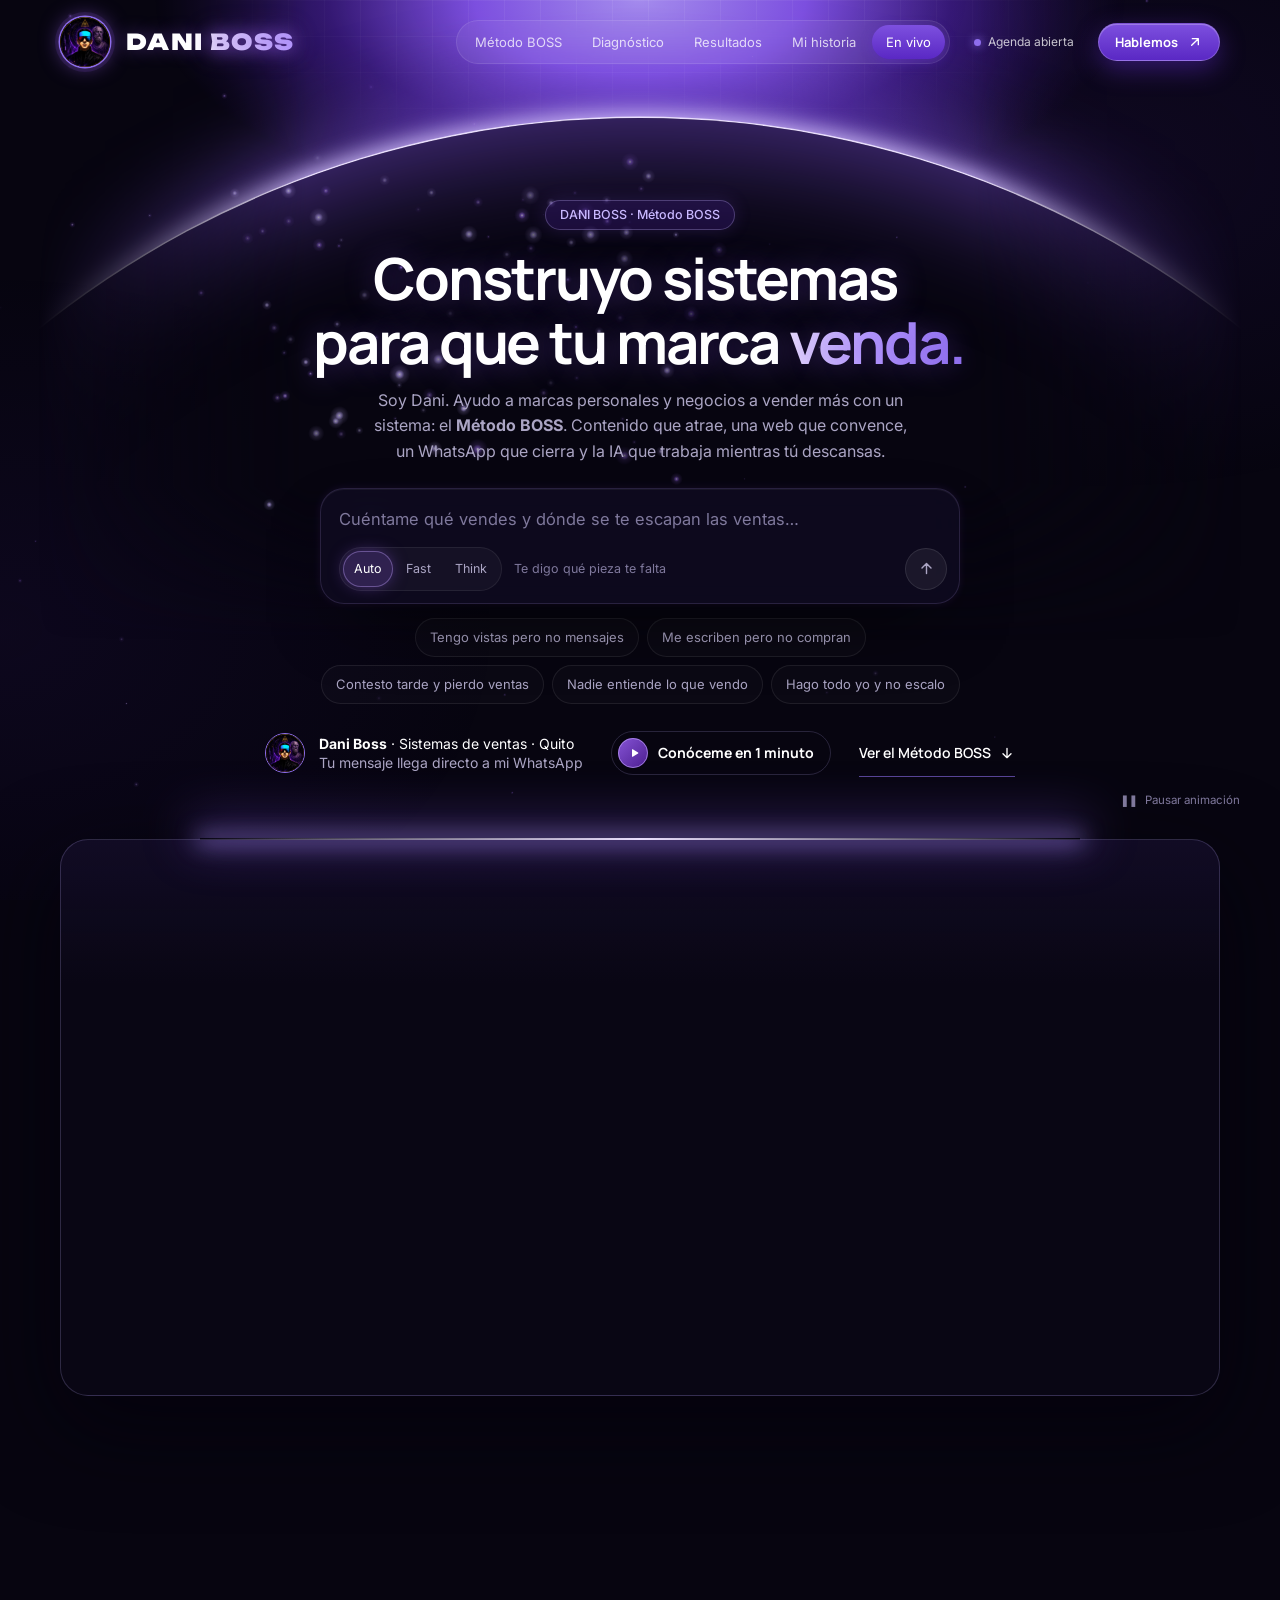
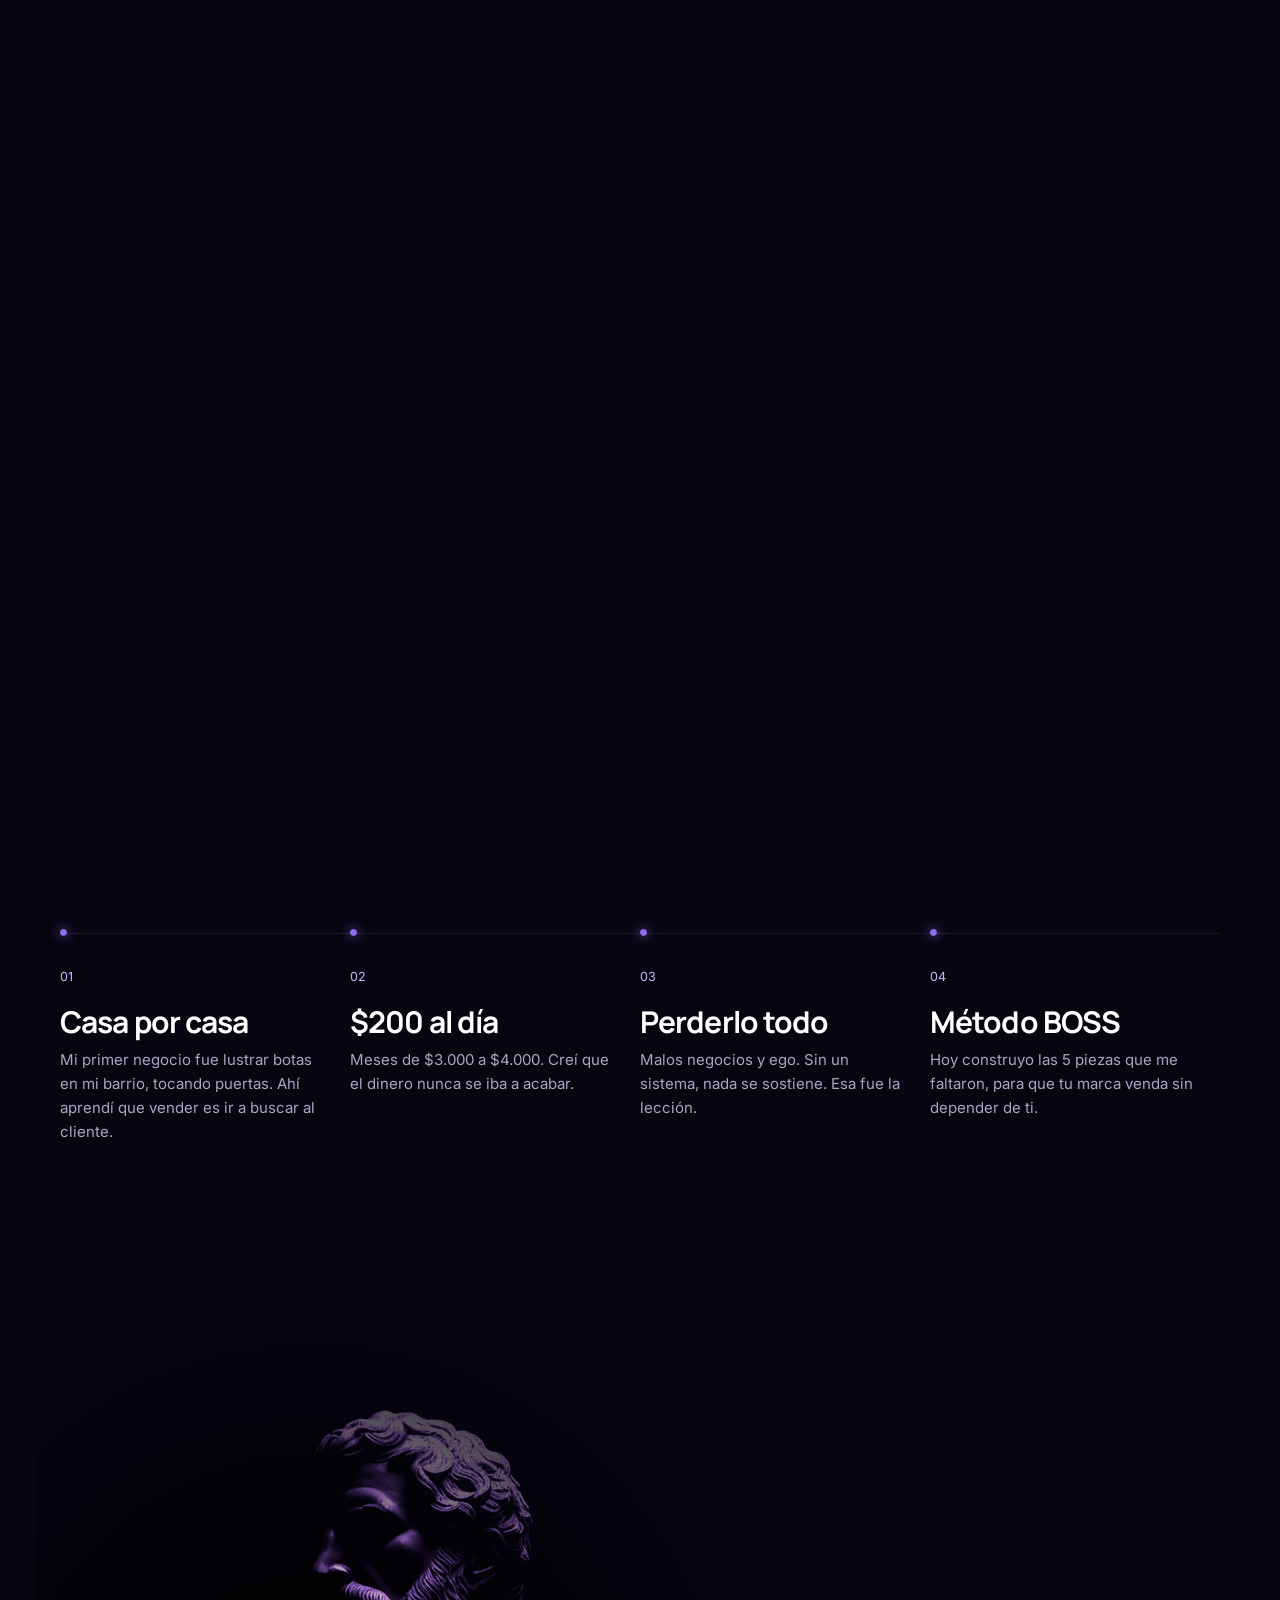
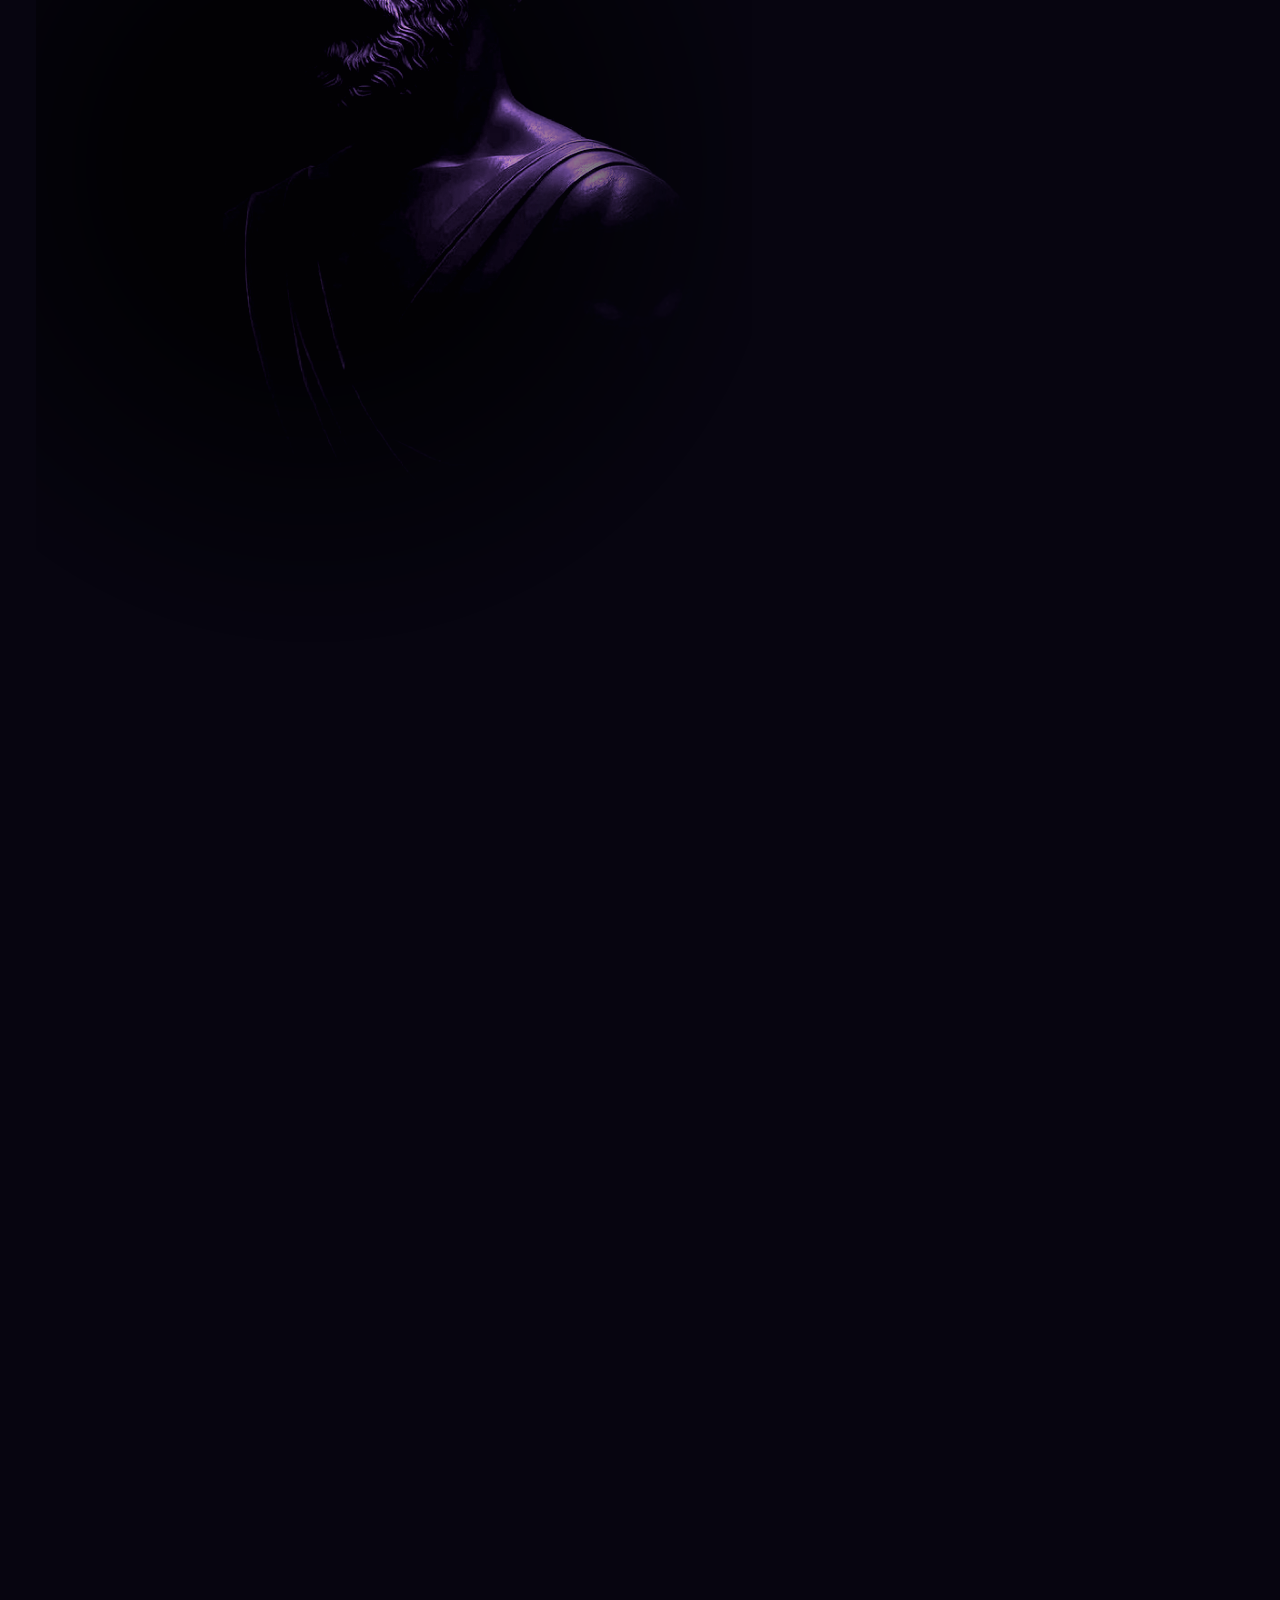
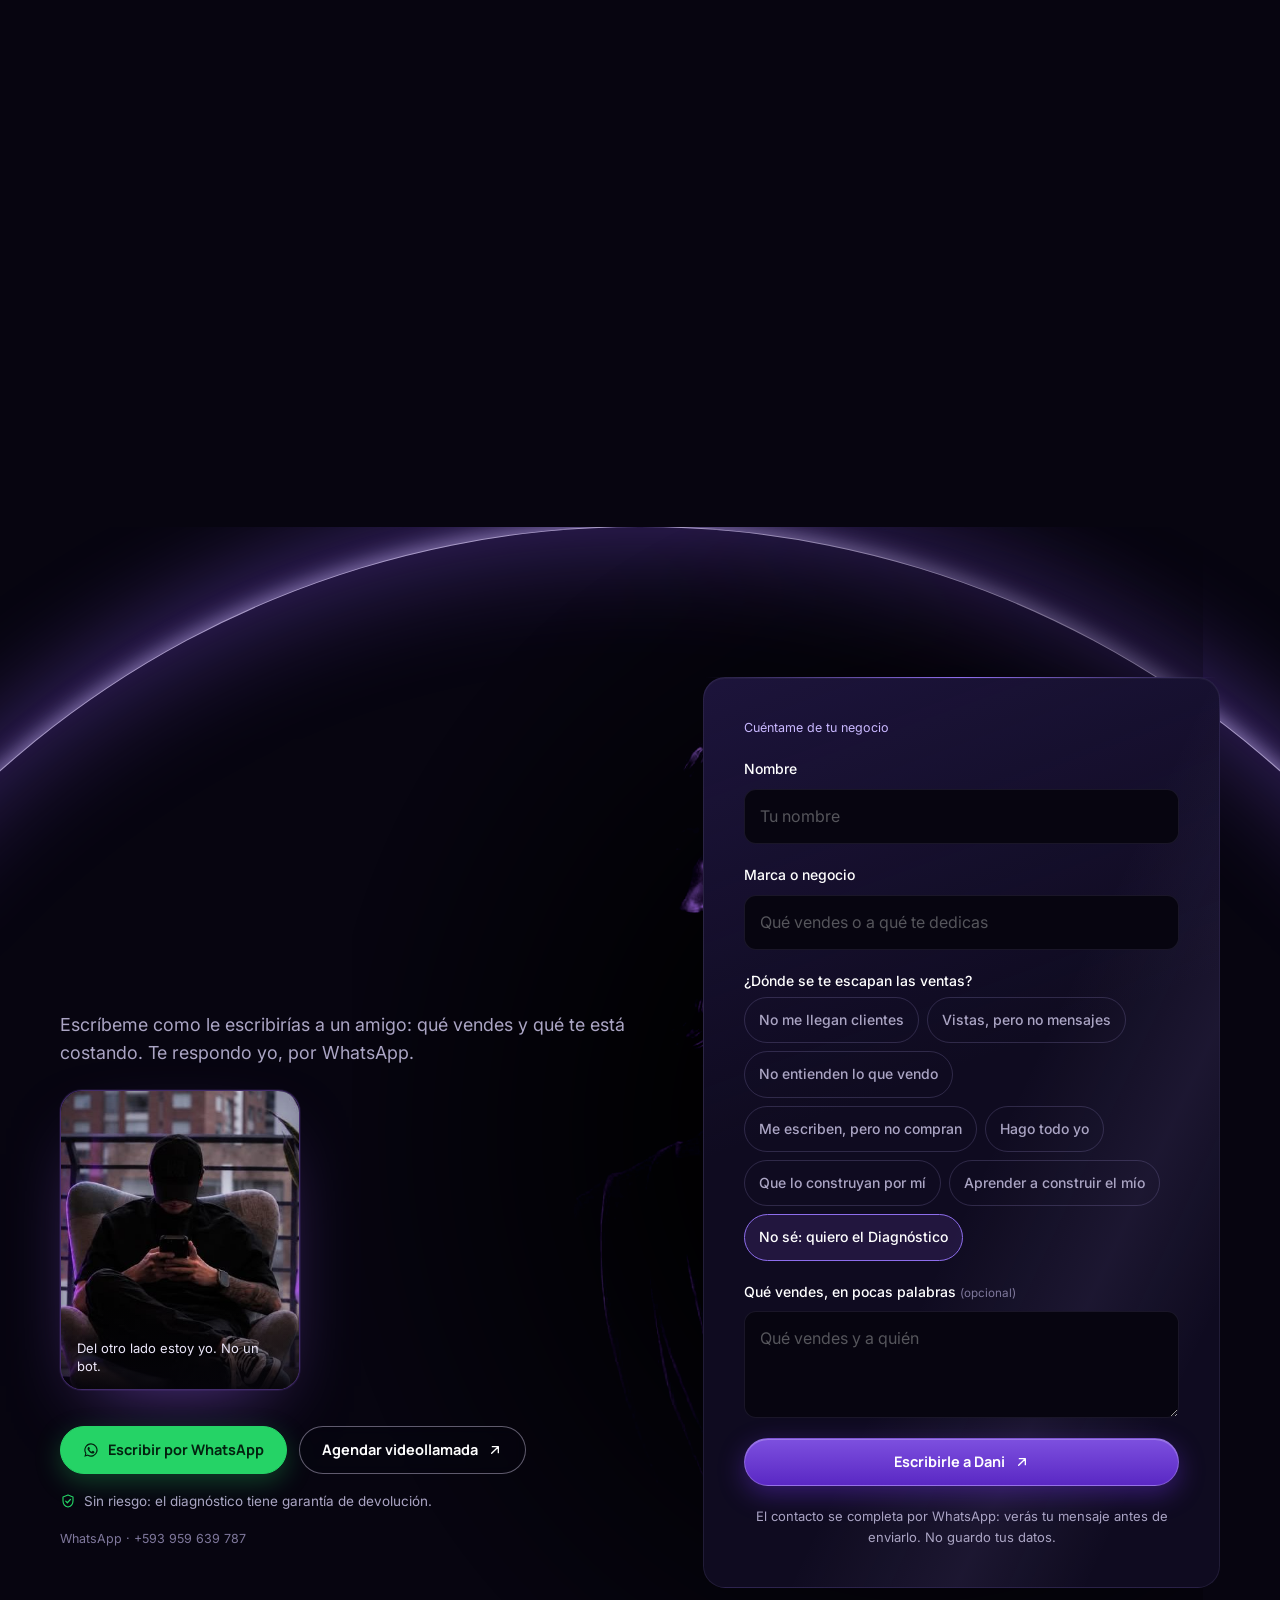
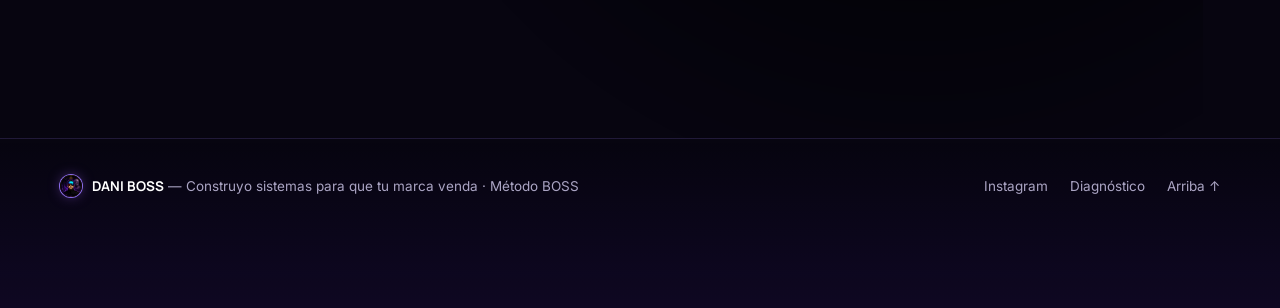
<file: index.html>
<!DOCTYPE html>
<html lang="es">
<head>
<meta charset="UTF-8">
<meta name="viewport" content="width=device-width, initial-scale=1, viewport-fit=cover">
<title>DANI BOSS — Construyo sistemas para que tu marca venda</title>
<meta name="description" content="Ayudo a marcas personales y negocios a vender más con el Método BOSS: contenido que atrae, una web que convence, un WhatsApp que cierra y la IA que lo hace correr sin ti. Diagnóstico 1-1 de $33 con garantía. Ecuador y Latinoamérica.">
<link rel="canonical" href="https://daniiboss.com/">
<meta name="theme-color" content="#070510">
<meta property="og:type" content="website">
<meta property="og:site_name" content="DANI BOSS">
<meta property="og:title" content="DANI BOSS — Construyo sistemas para que tu marca venda">
<meta property="og:description" content="Método BOSS: 5 piezas para que tu marca venda. Diagnóstico 1-1 de $33 o te devuelvo tu dinero.">
<meta property="og:url" content="https://daniiboss.com/">
<meta property="og:image" content="https://daniiboss.com/assets/dani.jpg">
<meta name="twitter:card" content="summary_large_image">
<link rel="icon" type="image/png" href="assets/favicon.png?v=2">
<link rel="apple-touch-icon" href="assets/dani.jpg">
<link rel="preconnect" href="https://fonts.googleapis.com">
<link rel="preconnect" href="https://fonts.gstatic.com" crossorigin>
<link href="https://fonts.googleapis.com/css2?family=Manrope:wght@500..800&family=Unbounded:wght@800;900&family=Inter:wght@400;500;600&family=JetBrains+Mono:wght@400;500&display=swap" rel="stylesheet">
<script>
/* Decide el modo de la intro antes del primer render (sin parpadeo) */
(function(){var d=document.documentElement,m='full';
 try{
  if(matchMedia('(prefers-reduced-motion: reduce)').matches||location.hash||/[?&](utm_campaign|intro=0)/.test(location.search))m='none';
  else if(localStorage.getItem('db-intro-seen'))m='short';
 }catch(e){m='none'}
 d.className+=' js intro-'+m;})();
</script>
<link rel="stylesheet" href="assets/css/site.css">
<link rel="stylesheet" href="assets/css/violet.css">
<script type="application/ld+json">
{"@context":"https://schema.org","@type":"ProfessionalService","name":"DANI BOSS","url":"https://daniiboss.com/","image":"https://daniiboss.com/assets/dani.jpg","description":"Sistemas de ventas para marcas personales y negocios: contenido, web, WhatsApp e IA. Método BOSS.","areaServed":["EC","Latinoamérica"],"founder":{"@type":"Person","name":"Dani Boss","sameAs":["https://instagram.com/thedaniiboss"]},"sameAs":["https://instagram.com/thedaniiboss"]}
</script>
</head>
<body>
<a class="skip" href="#main">Saltar al contenido</a>
<div class="ambient" aria-hidden="true"></div>

<svg width="0" height="0" style="position:absolute" aria-hidden="true">
  <symbol id="i-wa" viewBox="0 0 24 24"><path fill="currentColor" d="M12 2a10 10 0 0 0-8.6 15.1L2 22l5-1.3A10 10 0 1 0 12 2zm0 18.2c-1.5 0-3-.4-4.3-1.2l-.3-.2-3 .8.8-2.9-.2-.3A8.2 8.2 0 1 1 12 20.2zm4.5-6.1c-.2-.1-1.5-.7-1.7-.8-.2-.1-.4-.1-.6.1l-.8 1c-.1.2-.3.2-.5.1a6.7 6.7 0 0 1-3.3-2.9c-.3-.4.3-.4.7-1.4.1-.2 0-.3 0-.4l-.8-1.8c-.2-.5-.4-.4-.6-.4h-.5c-.2 0-.4.1-.7.3-.2.3-.9.9-.9 2.2s.9 2.5 1 2.7c.1.2 1.8 2.8 4.4 3.9 1.6.7 2.3.8 3.1.6.5-.1 1.5-.6 1.7-1.2.2-.6.2-1.1.2-1.2-.1 0-.3-.1-.5-.2z"/></symbol>
  <symbol id="i-arrow" viewBox="0 0 24 24"><path d="M7 17 17 7M8 7h9v9" fill="none" stroke="currentColor" stroke-width="2" stroke-linecap="round" stroke-linejoin="round"/></symbol>
  <symbol id="i-play" viewBox="0 0 24 24"><path fill="currentColor" d="M8 5.5v13a1 1 0 0 0 1.5.86l10.6-6.5a1 1 0 0 0 0-1.72L9.5 4.64A1 1 0 0 0 8 5.5z"/></symbol>
  <symbol id="i-sound" viewBox="0 0 24 24"><path fill="currentColor" d="M4 9.5v5a1 1 0 0 0 1 1h3l4.4 3.6a.6.6 0 0 0 1-.46V5.36a.6.6 0 0 0-1-.46L8 8.5H5a1 1 0 0 0-1 1z"/><path d="M16.5 8.5a5 5 0 0 1 0 7M19 6a8.5 8.5 0 0 1 0 12" fill="none" stroke="currentColor" stroke-width="1.8" stroke-linecap="round"/></symbol>
  <symbol id="i-shield" viewBox="0 0 24 24"><path d="M12 3 4.5 6v5.6c0 4.6 3.1 8.3 7.5 9.4 4.4-1.1 7.5-4.8 7.5-9.4V6L12 3z" fill="none" stroke="currentColor" stroke-width="1.7" stroke-linejoin="round"/><path d="m8.6 12.2 2.4 2.4 4.6-4.8" fill="none" stroke="currentColor" stroke-width="1.9" stroke-linecap="round" stroke-linejoin="round"/></symbol>
  <symbol id="i-target" viewBox="0 0 24 24"><g fill="none" stroke="currentColor" stroke-width="1.8" stroke-linecap="round"><circle cx="12" cy="12" r="8.5"/><circle cx="12" cy="12" r="4"/><path d="M12 12h.01"/></g></symbol>
  <symbol id="i-chat" viewBox="0 0 24 24"><path d="M4 12a8 8 0 0 1 11.7-7.1A8 8 0 0 1 12 20H4.5l1.6-2.9A8 8 0 0 1 4 12zM9 12h.01M12.5 12h.01M16 12h.01" fill="none" stroke="currentColor" stroke-width="1.8" stroke-linecap="round" stroke-linejoin="round"/></symbol>
  <symbol id="i-page" viewBox="0 0 24 24"><g fill="none" stroke="currentColor" stroke-width="1.8" stroke-linecap="round" stroke-linejoin="round"><rect x="3.5" y="4.5" width="17" height="15" rx="2.5"/><path d="M3.5 9.5h17M8 14h8"/></g></symbol>
  <symbol id="i-cart" viewBox="0 0 24 24"><g fill="none" stroke="currentColor" stroke-width="1.8" stroke-linecap="round" stroke-linejoin="round"><path d="M3 4h2.4l2.2 11h10.2l2-8H6.2"/><circle cx="9.5" cy="19.5" r="1.2"/><circle cx="16.5" cy="19.5" r="1.2"/></g></symbol>
  <symbol id="i-grid" viewBox="0 0 24 24"><g fill="none" stroke="currentColor" stroke-width="1.8" stroke-linejoin="round"><rect x="4" y="4" width="7" height="7" rx="1.8"/><rect x="13" y="4" width="7" height="7" rx="1.8"/><rect x="4" y="13" width="7" height="7" rx="1.8"/><rect x="13" y="13" width="7" height="7" rx="1.8"/></g></symbol>
  <symbol id="i-down" viewBox="0 0 24 24"><path d="M12 5v14M6 13l6 6 6-6" fill="none" stroke="currentColor" stroke-width="2" stroke-linecap="round" stroke-linejoin="round"/></symbol>
</svg>

<!-- ============ INTRO ============ -->
<div class="intro" id="intro" role="dialog" aria-label="Introducción DANI BOSS" aria-hidden="false">
  <canvas class="intro-canvas" id="introCanvas" aria-hidden="true"></canvas>
  <div class="intro-core">
    <span class="intro-logo" aria-hidden="true"></span>
    <p class="intro-name" aria-label="DANI BOSS"><span class="w1">DANI</span> <span class="w2">BOSS</span></p>
    <p class="intro-tag">Sistemas que venden.</p>
    <button class="intro-enter" id="introEnter" type="button"><span>Entra en mi universo digital</span><i class="intro-prog"><b></b></i></button>
  </div>
  <div class="intro-meta" aria-hidden="true"><span>EC · 0.18°S 78.47°W</span><span id="introClock">00:00:00</span></div>
  <button class="intro-skip" id="introSkip" type="button">Omitir intro →</button>
</div>

<!-- ============ HEADER ============ -->
<header class="top" id="top">
  <div class="wrap top-in">
    <a class="brand" href="#main" aria-label="DANI BOSS, inicio"><span class="brand-mark" aria-hidden="true"></span><span>DANI <b>BOSS</b></span></a>
    <nav class="nav" aria-label="Principal">
      <a href="#sistema">Método BOSS</a><a href="#diagnostico">Diagnóstico</a><a href="#resultados">Resultados</a><a href="#historia">Mi historia</a><a href="#laboratorio">En vivo</a>
    </nav>
    <span class="avail" aria-label="Agenda abierta"><i class="led"></i>Agenda abierta</span>
    <a class="btn btn-sm" href="#contacto">Hablemos <svg class="ic" aria-hidden="true"><use href="#i-arrow"/></svg></a>
  </div>
</header>

<main id="main">

<!-- ============ HERO · SÓCRATES AI ============ -->
<section class="hero hero-ai" aria-labelledby="hero-t" data-mode="auto">
  <div class="sky" aria-hidden="true"><div class="sky-beam"></div><div class="sky-grid"></div><div class="sky-planet"></div></div>
  <div class="ai-stage" id="aiStage" aria-hidden="true">
    <canvas class="ai-fx" id="fxBack"></canvas>
    <div class="ai-bust" id="aiBust">
      <i class="ai-light"></i><i class="ai-sheen"></i><i class="ai-screen"></i><i class="ai-spill"></i><i class="ai-ring"></i>
    </div>
    <canvas class="ai-fx" id="fxFront"></canvas>
  </div>
  <div class="hero-bg" aria-hidden="true"></div>
  <div class="wrap hero-ai-in">
    <p class="label rv">DANI BOSS · Método BOSS</p>
    <h1 id="hero-t" class="ai-title">
      <span class="sr-only">DANI BOSS: construyo sistemas para que tu marca venda. Te enseño a construir el tuyo.</span>
      <span class="ai-rot" id="aiRot" aria-hidden="true">Construyo sistemas para que tu marca venda.</span>
    </h1>
    <p class="hero-sub ai-sub rv d2">Soy Dani. Ayudo a marcas personales y negocios a vender más con un sistema: el <b>Método BOSS</b>. Contenido que atrae, una web que convence, un WhatsApp que cierra y la IA que trabaja mientras tú descansas.</p>

    <form class="composer rv d3" id="composer" novalidate>
      <label class="sr-only" for="cmpIn">Cuéntame qué vendes y dónde sientes que se te escapan las ventas</label>
      <textarea id="cmpIn" rows="1" maxlength="600" placeholder="Cuéntame qué vendes y dónde se te escapan las ventas…" enterkeyhint="send"></textarea>
      <div class="cps-bar">
        <div class="cps-modes" role="radiogroup" aria-label="Modo de respuesta">
          <button type="button" role="radio" aria-checked="true" data-mode="auto">Auto</button>
          <button type="button" role="radio" aria-checked="false" data-mode="fast">Fast</button>
          <button type="button" role="radio" aria-checked="false" data-mode="think">Think</button>
        </div>
        <span class="cps-hint" id="cmpHint" aria-live="polite">Elijo la mejor ruta para tu negocio</span>
        <button class="cps-send" type="submit" aria-label="Enviar a Dani por WhatsApp"><svg class="ic" aria-hidden="true"><use href="#i-arrow"/></svg></button>
      </div>
    </form>
    <div class="cps-chips rv d3" aria-label="Ideas rápidas">
      <button type="button">Tengo vistas pero no mensajes</button><button type="button">Me escriben pero no compran</button><button type="button">Contesto tarde y pierdo ventas</button><button type="button">Nadie entiende lo que vendo</button><button type="button">Hago todo yo y no escalo</button>
    </div>

    <div class="ai-foot rv d3">
      <div class="hero-sig"><img src="assets/dani.jpg" alt="Dani Boss" width="40" height="40"><p><b>Dani Boss</b> · Sistemas de ventas · Quito<br><span>Tu mensaje llega directo a mi WhatsApp</span></p></div>
      <a class="vd-cue" href="#conoceme" data-vd-play><span class="vd-cue-i"><svg class="ic" aria-hidden="true"><use href="#i-play"/></svg></span>Conóceme en 1 minuto</a>
      <a class="link-btn" href="#sistema">Ver el Método BOSS <svg class="ic" aria-hidden="true"><use href="#i-down"/></svg></a>
    </div>
  </div>
  <button class="ai-pause mono" id="aiPause" type="button" aria-pressed="false">Pausar animación</button>
  <a class="scroll-cue mono" href="#conoceme" aria-label="Bajar a la siguiente sección"><i></i>Scroll</a>
</section>

<!-- ============ CONÓCEME (video) ============ -->
<section class="sec sec-vid" id="conoceme" aria-labelledby="vd-t">
  <div class="wrap">
    <div class="win">
    <div class="sec-head split">
      <div><p class="idx mono rv">Conóceme · 1 minuto</p><h2 id="vd-t" class="h2 rv d1">Antes de escribirme, <br><em>conóceme.</em></h2></div>
      <p class="lead rv d2">En un minuto te cuento quién soy, qué construyo y cómo empezamos. Sin rodeos, con mi voz.</p>
    </div>
    <div class="vd rv d2" id="vd">
      <div class="vd-stage" id="vdStage">
        <div class="vd-frame" id="vdFrame">
          <video id="vdVideo" playsinline preload="none" poster="assets/video/conoceme-poster.jpg" aria-label="Video: Conóceme en 1 minuto, Dani Boss">
            <source src="assets/video/conoceme-720.mp4" type="video/mp4" media="(max-width: 760px)">
            <source src="assets/video/conoceme-1080.mp4" type="video/mp4">
          </video>
          <button class="vd-play" id="vdPlay" type="button" aria-label="Ver el video con sonido (1:22)">
            <span class="vd-btn"><svg class="vd-i-play" aria-hidden="true"><use href="#i-play"/></svg><svg class="vd-i-snd" aria-hidden="true"><use href="#i-sound"/></svg></span>
            <span class="vd-meta"><b id="vdMetaT">Conóceme en 1 minuto</b><span class="mono" id="vdMetaS">1:22 · Con sonido</span></span>
          </button>
          <div class="vd-end" id="vdEnd" hidden>
            <p class="mono mono-hi">¿Te viste en alguno de esos problemas?</p>
            <h3 class="h3">Cuéntamelo y armo tu solución.</h3>
            <div class="vd-end-ctas">
              <button class="btn" type="button" id="vdWrite">Escribir mi problema <svg class="ic" aria-hidden="true"><use href="#i-arrow"/></svg></button>
              <a class="btn btn-wa" data-wa="video" target="_blank" rel="noopener"><svg class="ic" aria-hidden="true"><use href="#i-wa"/></svg>WhatsApp</a>
            </div>
            <button class="vd-replay mono" type="button" id="vdReplay">↺ Ver de nuevo</button>
          </div>
          <button class="vd-close" id="vdClose" type="button" aria-label="Cerrar el mini reproductor" hidden>×</button>
        </div>
      </div>
      <aside class="vd-side" aria-label="Capítulos del video">
        <p class="vd-side-h mono"><span>Capítulos</span><span>1:22</span></p>
        <ol class="vd-ch" id="vdCh">
          <li><button type="button" data-t="0"><span class="mono">0:00</span><b>Te robo un minuto</b><i aria-hidden="true"></i></button></li>
          <li><button type="button" data-t="5.9"><span class="mono">0:05</span><b>Quién soy</b><i aria-hidden="true"></i></button></li>
          <li><button type="button" data-t="14.1"><span class="mono">0:14</span><b>Lo que construyo</b><i aria-hidden="true"></i></button></li>
          <li><button type="button" data-t="50.5"><span class="mono">0:50</span><b>La prueba</b><i aria-hidden="true"></i></button></li>
          <li><button type="button" data-t="60.1"><span class="mono">1:00</span><b>Diagnóstico de $33</b><i aria-hidden="true"></i></button></li>
          <li><button type="button" data-t="70.4"><span class="mono">1:10</span><b>Cómo empezar</b><i aria-hidden="true"></i></button></li>
        </ol>
        <div class="vd-note">
          <img src="assets/dani.jpg" alt="" width="36" height="36">
          <p>Te respondo yo, no un bot. <a href="#hero-t" id="vdToComposer">Cuéntame tu problema →</a></p>
        </div>
      </aside>
    </div>
    </div>
    <div class="trust rv">
      <p>Prueba real</p>
      <div class="trust-list"><a href="#resultados">Clínica: $2K → $80K</a><a href="#resultados">Tatuajes: $20K el primer mes</a><a href="#proyectos">MAGNA 8</a><a href="#proyectos">Alejo Vivar</a><a href="#proyectos">Lucky Point</a><a href="#proyectos">JHEYC</a></div>
    </div>
  </div>
</section>

<!-- ============ PROBLEMA ============ -->
<section class="sec" id="problema" aria-labelledby="pr-t">
  <div class="wrap">
    <div class="sec-head split">
      <div><p class="idx mono rv">El problema</p><h2 id="pr-t" class="h2 rv d1">No te falta talento.<br>Te falta un <em>sistema.</em></h2></div>
      <p class="lead rv d2">Te escriben, pero se te pierden: un chat que contestas tarde, una web que nadie entiende, un seguimiento que vive en tu memoria. Te lo digo porque yo lo viví: lo perdí todo así. Desliza y mira la diferencia.</p>
    </div>

    <div class="cmp rv" id="cmp" data-state="a">
      <div class="cmp-bar">
        <p class="mono cmp-k"><i class="led led-off"></i><span id="cmpLabel">Estado: sin sistema</span></p>
        <div class="switch" role="group" aria-label="Comparar escenarios">
          <button type="button" data-s="a" aria-pressed="true">Sin sistema</button>
          <button type="button" data-s="b" aria-pressed="false">Con sistema</button>
          <i class="switch-k" aria-hidden="true"></i>
        </div>
      </div>
      <ul class="cmp-list" aria-live="polite"><li style="--i:0"><span class="mono">Mensajes</span><b class="va">Sin responder por horas</b><b class="vb">Respondes en segundos, aunque estés dormido</b></li><li style="--i:1"><span class="mono">Seguimiento</span><b class="va">Cuando alguien se acuerda</b><b class="vb">Cada cliente tiene su siguiente paso</b></li><li style="--i:2"><span class="mono">Web</span><b class="va">Se visita, pero no convierte</b><b class="vb">Le dice a la gente qué hacer</b></li><li style="--i:3"><span class="mono">Procesos</span><b class="va">Manuales y repetidos</b><b class="vb">Lo repetitivo lo hace la IA</b></li><li style="--i:4"><span class="mono">Resultados</span><b class="va">Sin visibilidad clara</b><b class="vb">Sabes qué te trae ventas</b></li></ul>
    </div>
    <p class="note mono rv">Te soy honesto: un sistema no hace milagros. Lo que hace es que ningún cliente se te escape por desorden.</p>
  </div>
</section>

<!-- ============ SISTEMA ============ -->
<section class="sec sec-map" id="sistema" aria-labelledby="sm-t">
  <div class="wrap map-grid">
    <div>
      <p class="idx mono rv">Método BOSS</p>
      <h2 id="sm-t" class="h2 rv d1">Cinco piezas.<br>Una marca que <em>vende.</em></h2>
      <p class="lead rv d2">Es el método que me hubiera salvado cuando lo perdí todo. Cinco piezas: cada una tapa un lugar por donde se te escapa el cliente. Juntas, hacen que tu marca venda sin que estés encima todo el día. Toca cada pieza.</p>
      <p class="note mono rv d3">¿No sabes cuál te falta? <a href="#diagnostico">Ese es el Diagnóstico de $33.</a></p>
    </div>
    <div class="sys rv d1" id="sys">
      <div class="sys-head mono"><span>Método BOSS / 5 piezas</span><span class="mono-hi">Toca un nodo</span></div>
      <div class="sys-stage">
        <svg class="sys-lines" viewBox="0 0 400 400" aria-hidden="true">
          <defs><radialGradient id="coreG"><stop offset="0" stop-color="#8654D6" stop-opacity=".55"/><stop offset="1" stop-color="#8654D6" stop-opacity="0"/></radialGradient></defs>
          <circle cx="200" cy="200" r="150" class="orbit"/><circle cx="200" cy="200" r="96" class="orbit o2"/>
          <circle cx="200" cy="200" r="70" fill="url(#coreG)"/>
          <g id="sysLinks"></g>
        </svg>
        <div class="sys-core" aria-hidden="true"><span class="brand-mark lg"></span></div>
        <div id="sysNodes"></div>
      </div>
      <div class="sys-info" aria-live="polite"><span class="mono" id="sysK">01 / ATRAER</span><p id="sysT">Que la gente correcta te descubra: contenido con estrategia y anuncios que traen a quien sí puede comprarte.</p></div>
    </div>
  
  </div>
</section>

<!-- ============ DIAGNÓSTICO $33 ============ -->
<section class="sec sec-dx" id="diagnostico" aria-labelledby="dx-t">
  <div class="wrap">
    <div class="dx">
      <div class="dx-main">
        <p class="idx mono rv">Cómo empezamos</p>
        <h2 id="dx-t" class="h2 rv d1">Diagnóstico de <em>$33.</em><br>Si no te sirve, no pierdes nada.</h2>
        <ol class="dx-list rv d2">
          <li><span class="mono">30 min</span><p>Una llamada conmigo, no con un asistente. Por Meet o WhatsApp.</p></li>
          <li><span class="mono">Reviso</span><p>Tu Instagram, tu WhatsApp, tu web y tus anuncios, como si fueran míos.</p></li>
          <li><span class="mono">48 h</span><p>Te mando tu plan por escrito: qué te está fallando, qué arreglar primero y cuánto cuesta.</p></li>
        </ol>
        <div class="dx-ctas rv d3">
          <a class="btn btn-wa" data-wa="diagnostico" href="#" target="_blank" rel="noopener noreferrer"><svg class="ic" aria-hidden="true"><use href="#i-wa"/></svg>Quiero mi diagnóstico</a>
          <p class="dx-fine"><svg class="ic" aria-hidden="true"><use href="#i-shield"/></svg>Pagas los $33 al agendar. Si no te sirve, te los devuelvo.</p>
        </div>
      </div>
      <div class="dx-side">
        <article class="dx-card dx-card-hi rv d1">
          <span class="dx-seal" aria-hidden="true"><svg><use href="#i-shield"/></svg></span>
          <p class="mono mono-hi">Garantía total</p>
          <h3>Si no te sirvió, te devuelvo los $33.</h3>
          <p>Recibes tu plan escrito y, si sientes que no te ayudé, me escribes en los siguientes 7 días y te devuelvo el dinero ese mismo día. Sin preguntas.</p>
        </article>
        <article class="dx-card rv d2">
          <p class="mono">Abonable</p>
          <h3>Si contratas, se descuenta.</h3>
          <p>Si decides construir tu sistema conmigo en los 7 días siguientes, los $33 se restan del precio.</p>
        </article>
        <article class="dx-card dx-founders rv d3" id="dxFounders" hidden>
          <p class="mono"><i class="led"></i>Cupos fundadores</p>
          <h3>Los primeros <span data-founders-total>5</span> pagan después.</h3>
          <p>Recibes tu plan y pagas los $33 solo si te sirvió. A cambio, me cuentas tu experiencia en un testimonio.</p>
          <div class="dx-dots" id="dxDots" aria-hidden="true"></div>
          <div class="dx-founders-foot">
            <p class="mono" id="dxLeft">Quedan 5 de 5</p>
            <a class="link-btn" data-wa="fundador" href="#" target="_blank" rel="noopener noreferrer">Quiero un cupo <svg class="ic" aria-hidden="true"><use href="#i-arrow"/></svg></a>
          </div>
        </article>
      </div>
    </div>
  </div>
</section>

<!-- ============ RESULTADOS ============ -->
<section class="sec" id="resultados" aria-labelledby="rs-t">
  <div class="wrap">
    <div class="sec-head"><p class="idx mono rv">Resultados</p><h2 id="rs-t" class="h2 rv d1">No te pido que me creas.<br>Te muestro <em>números.</em></h2></div>
    <div class="cases">
      <article class="case rv">
        <p class="mono">Caso 01 · Salud</p><h3>Clínica de cirugías</h3>
        <p class="case-num" aria-label="De 2 mil a 80 mil dólares"><span class="dim" aria-hidden="true">$<span data-count="2">2</span>K</span><span class="arr" aria-hidden="true">→</span><span aria-hidden="true">$<span data-count="80">80</span>K</span></p>
        <dl><dt>Contexto</dt><dd>Inversión en publicidad frente a ventas generadas.</dd><dt>Trabajo</dt><dd>Sistema de captación y seguimiento.</dd><dt>Periodo</dt><dd>90 días</dd></dl>
      </article>
      <article class="case rv d1">
        <p class="mono">Caso 02 · Marca de tatuajes</p><h3>Estudio de tatuajes</h3>
        <p class="case-num" aria-label="20 mil dólares en ventas"><span aria-hidden="true">$<span data-count="20">20</span>K</span></p>
        <dl><dt>Contexto</dt><dd>Ventas en el primer mes de trabajo.</dd><dt>Trabajo</dt><dd>Sistema de captación y seguimiento.</dd><dt>Periodo</dt><dd>Primer mes</dd></dl>
      </article>
    </div>
    <div class="testis" id="testis" hidden></div>
  </div>
</section>

<!-- ============ MI HISTORIA ============ -->
<section class="sec" id="historia" aria-labelledby="hs-t">
  <div class="wrap">
    <div class="me-grid">
      <figure class="me-photo rv"><img src="assets/me/dani-sillon.jpg" alt="Dani Boss sentado en un sillón, vestido de negro, en un departamento de Quito" width="484" height="605" loading="lazy"><figcaption>Quito. Construyendo lo que me faltó.</figcaption></figure>
      <div>
        <p class="idx mono rv">Mi historia</p><h2 id="hs-t" class="h2 rv d1">Lo perdí todo<br>por no tener un <em>sistema.</em></h2>
        <p class="lead rv d2">Me llamo Carlos Daniel, aunque todos me dicen Dani. Crecí en Santo Domingo, en una casa donde nunca faltó comida, pero siempre se habló de deudas. Llegué a ganar $200 al día… y lo perdí todo por malos negocios, ego y cero orden.</p>
        <p class="lead rv d2">No me quedé en modo víctima. Me puse a construir lo que me faltaba: sistemas. Hoy los construyo para marcas personales y negocios, y te enseño a construir el tuyo.</p>
      </div>
    </div>
    <ol class="steps">
      <li class="step on"><span class="step-n mono">01</span><h3>Casa por casa</h3><p>Mi primer negocio fue lustrar botas en mi barrio, tocando puertas. Ahí aprendí que vender es ir a buscar al cliente.</p></li>
      <li class="step on"><span class="step-n mono">02</span><h3>$200 al día</h3><p>Meses de $3.000 a $4.000. Creí que el dinero nunca se iba a acabar.</p></li>
      <li class="step on"><span class="step-n mono">03</span><h3>Perderlo todo</h3><p>Malos negocios y ego. Sin un sistema, nada se sostiene. Esa fue la lección.</p></li>
      <li class="step on"><span class="step-n mono">04</span><h3>Método BOSS</h3><p>Hoy construyo las 5 piezas que me faltaron, para que tu marca venda sin depender de ti.</p></li>
    </ol>
    <p class="note mono rv">¿Por qué Boss? No es mandar. Es enseñar y liderar desde adelante. Y si mañana pierdo todo otra vez, sé exactamente cómo volver a levantarme.</p>
  </div>
</section>

<!-- ============ LABORATORIO ============ -->
<section class="sec lab" id="laboratorio" aria-labelledby="lb-t">
  <div class="bg-soc bg-soc-l" aria-hidden="true"></div>
  <div class="wrap lab-grid">
    <div>
      <p class="idx mono rv">En vivo</p>
      <h2 id="lb-t" class="h2 rv d1">No vendo teoría.<br>Lo construyo <em>en vivo.</em></h2>
      <p class="lead rv d2">Nada de lo que te ofrezco lo aprendí solo en un libro. Pruebo cada pieza en mis propios proyectos, casi siempre de noche, y te lo muestro en pantalla en mi Instagram, en el destacado «En vivo».</p>
      <figure class="me-photo rv d2"><img src="assets/me/dani-noche.jpg" alt="Dani Boss trabajando de noche con su laptop bajo luz morada" width="360" height="450" loading="lazy"><figcaption>Así se ven casi todas mis noches.</figcaption></figure>
      <div class="cycle rv d2" id="cycle" aria-label="Ciclo de trabajo: experimentar, implementar, medir, aprender, optimizar">
        <span data-c="0">Experimentar</span><span data-c="1">Implementar</span><span data-c="2">Medir</span><span data-c="3">Aprender</span><span data-c="4">Optimizar</span>
      </div>
    </div>
    <div class="console rv d1">
      <div class="console-head mono"><span><i class="led"></i>lab.daniboss</span><span>privado</span></div>
      <div class="mods">
        <article class="mod"><p class="mono">Pieza 3 · Convencer</p><h3>Páginas que convencen</h3><p>Páginas con prueba, preguntas resueltas y una sola acción, como la de Alejo Vivar Tours.</p><a class="link-btn mod-go" href="https://alejovivar.com/" target="_blank" rel="noopener noreferrer">Ver Alejo Vivar <svg class="ic" aria-hidden="true"><use href="#i-arrow"/></svg></a></article>
        <article class="mod mod-demo"><p class="mono">Pieza 5 · Automatizar</p><h3>BOSS</h3><p>El sistema que me construí con IA para mis finanzas y mi día, sin programadores. Lo uso todos los días.</p><a class="btn btn-demo" href="/boss/" target="_blank" rel="noopener noreferrer"><span class="btn-demo-dot" aria-hidden="true"></span>Ver demo del sistema <svg class="ic" aria-hidden="true"><use href="#i-arrow"/></svg></a></article>
        <article class="mod"><p class="mono">Pieza 2 · Capturar</p><h3>Respuesta al instante</h3><p>Comenta una palabra clave en mis reels y te llega mi mensaje en segundos. Así funciona la pieza que más ventas recupera.</p><a class="link-btn mod-go" data-ig href="https://instagram.com/thedaniiboss" target="_blank" rel="noopener noreferrer">Pruébalo en Instagram <svg class="ic" aria-hidden="true"><use href="#i-arrow"/></svg></a></article>
        <article class="mod"><p class="mono">Pieza 1 · Atraer</p><h3>Contenido que trae clientes</h3><p>Enseño en Instagram cada pieza del método. Lo que la gente pregunta define lo próximo que construyo.</p><a class="link-btn mod-go" data-ig href="https://instagram.com/thedaniiboss" target="_blank" rel="noopener noreferrer">Ver mi Instagram <svg class="ic" aria-hidden="true"><use href="#i-arrow"/></svg></a></article>
      </div>
    </div>
  </div>
</section>

<!-- ============ PROYECTOS ============ -->
<section class="sec" id="proyectos" aria-labelledby="pj-t">
  <div class="wrap">
    <div class="sec-head split">
      <div><p class="idx mono rv">Proyectos</p><h2 id="pj-t" class="h2 rv d1">Piezas que construí<br>para <em>vender.</em></h2></div>
      <p class="lead rv d2">Páginas reales que diseñé y construí para personas reales. Ábrelas, pruébalas en tu celular y juzga tú.</p>
    </div>
    <div class="works">
      <article class="work rv" data-work="magna8" data-url="https://magna8-landing.vercel.app/">
        <div class="work-img"><img src="assets/work/magna8.jpg" alt="Captura de la landing de la agencia MAGNA 8" width="1200" height="750" loading="lazy"></div>
        <div class="work-info"><p class="mono">01 · Agencia · Convencer y cerrar</p><h3>MAGNA 8</h3>
          <dl><dt>Necesidad</dt><dd>Vender landings con una promesa clara: la ves funcionando en 8 días y, si te gusta, la pagas.</dd><dt>Solución</dt><dd>Landing de servicios con narrativa, proceso en 4 etapas, comparación frente a otras agencias y agenda de llamada.</dd></dl>
          <div class="chips"><span>Landing</span><span>Agenda</span><span>Convencer</span></div>
          <div class="work-ctas"><a class="btn" href="https://magna8-landing.vercel.app/" target="_blank" rel="noopener noreferrer">Visitar página <svg class="ic" aria-hidden="true"><use href="#i-arrow"/></svg></a><button class="link-btn" type="button" data-open="magna8">Ver capturas <svg class="ic" aria-hidden="true"><use href="#i-arrow"/></svg></button></div></div>
      </article>
      <article class="work rv" data-work="alejo" data-url="https://alejovivar.com/">
        <div class="work-img"><img src="assets/work/alejo.jpg" alt="Captura de la web de Alejo Vivar Tours" width="1200" height="750" loading="lazy"></div>
        <div class="work-info"><p class="mono">02 · Turismo · Marca personal</p><h3>Alejo Vivar Tours</h3>
          <dl><dt>Necesidad</dt><dd>Vender tours privados por Ecuador a viajeros extranjeros que no conocen al guía.</dd><dt>Solución</dt><dd>Web en inglés y español con tours de un día y de 5 a 7 días, precios claros, reserva con depósito y WhatsApp directo.</dd></dl>
          <div class="chips"><span>Web bilingüe</span><span>Reservas</span><span>WhatsApp</span></div>
          <div class="work-ctas"><a class="btn" href="https://alejovivar.com/" target="_blank" rel="noopener noreferrer">Visitar página <svg class="ic" aria-hidden="true"><use href="#i-arrow"/></svg></a><button class="link-btn" type="button" data-open="alejo">Ver capturas <svg class="ic" aria-hidden="true"><use href="#i-arrow"/></svg></button></div></div>
      </article>
      <article class="work rv" data-work="lucky" data-url="https://lucky-point.vercel.app/">
        <div class="work-img"><img src="assets/work/lucky.jpg" alt="Captura de la web de la agencia Lucky Point" width="1200" height="750" loading="lazy"></div>
        <div class="work-info"><p class="mono">03 · Servicio 24/7 · Capturar y cerrar</p><h3>Lucky Point</h3>
          <dl><dt>Necesidad</dt><dd>Atender recargas y retiros a toda hora sin perder clientes por responder tarde.</dd><dt>Solución</dt><dd>Web con la operación en un toque (recargar, retirar, plataforma) que lleva directo a WhatsApp, más grupo gratis para captar.</dd></dl>
          <div class="chips"><span>WhatsApp</span><span>Captación</span><span>24/7</span></div>
          <div class="work-ctas"><a class="btn" href="https://lucky-point.vercel.app/" target="_blank" rel="noopener noreferrer">Visitar página <svg class="ic" aria-hidden="true"><use href="#i-arrow"/></svg></a><button class="link-btn" type="button" data-open="lucky">Ver capturas <svg class="ic" aria-hidden="true"><use href="#i-arrow"/></svg></button></div></div>
      </article>
      <article class="work rv" data-work="jheyc" data-url="https://jheyc.netlify.app/">
        <div class="work-img"><img src="assets/work/jheyc.jpg" alt="Captura de la web del artista JHEYC" width="1200" height="750" loading="lazy"></div>
        <div class="work-info"><p class="mono">04 · Marca personal · Atraer</p><h3>JHEYC</h3>
          <dl><dt>Necesidad</dt><dd>Lanzar "El Reloj", el nuevo sencillo del EP Sex Time de un artista urbano de Yes Récords.</dd><dt>Solución</dt><dd>Web de lanzamiento con portada, horario de estreno por país, enlaces para escuchar, biografía y booking.</dd></dl>
          <div class="chips"><span>Lanzamiento</span><span>Música</span><span>Bookings</span></div>
          <div class="work-ctas"><a class="btn" href="https://jheyc.netlify.app/" target="_blank" rel="noopener noreferrer">Visitar página <svg class="ic" aria-hidden="true"><use href="#i-arrow"/></svg></a><button class="link-btn" type="button" data-open="jheyc">Ver capturas <svg class="ic" aria-hidden="true"><use href="#i-arrow"/></svg></button></div></div>
      </article>
    </div>
  </div>
</section>

<dialog class="viewer" id="viewer" aria-labelledby="viewerT">
  <div class="viewer-in">
    <div class="viewer-head"><h3 id="viewerT">Proyecto</h3><div class="viewer-acts"><a class="btn" id="viewerGo" href="#" target="_blank" rel="noopener noreferrer" hidden>Visitar página <svg class="ic" aria-hidden="true"><use href="#i-arrow"/></svg></a><button type="button" class="viewer-x" id="viewerX" aria-label="Cerrar">✕</button></div></div>
    <div class="viewer-body"><figure class="vd"><img id="viewerD" alt=""><figcaption class="mono">Escritorio</figcaption></figure><figure class="vm"><img id="viewerM" alt=""><figcaption class="mono">Móvil</figcaption></figure></div>
  </div>
</dialog>

<!-- ============ SERVICIOS ============ -->
<section class="sec" id="servicios" aria-labelledby="sv-t">
  <div class="wrap">
    <div class="sec-head split">
      <div><p class="idx mono rv">Cómo trabajamos</p><h2 id="sv-t" class="h2 rv d1">Primero el diagnóstico.<br>Después, <em>dos caminos.</em></h2></div>
      <p class="lead rv d2">Con el Diagnóstico sabes qué pieza te falta. Después decides: aprendes a construir tu sistema conmigo, o lo construimos por ti.</p>
    </div>
    <div class="plans">
      <article class="plan rv">
        <p class="mono">01 · Empieza aquí</p><h3>Diagnóstico 1-1</h3>
        <dl><dt>Para quién</dt><dd>Negocios que necesitan saber dónde están perdiendo oportunidades.</dd><dt>Incluye</dt><dd>30 minutos por llamada · Reviso tu Instagram, WhatsApp, web y anuncios · Tu plan por escrito en 48 horas.</dd><dt>Qué esperar</dt><dd>Saber exactamente qué pieza del Método BOSS te falta y qué construir primero.</dd><dt>Garantía</dt><dd>Si no te sirve, te devuelvo los $33. Si contratas, se descuentan.</dd></dl>
        <p class="price"><span class="mono">Desde</span><b data-price="diagnostico">$33</b><small data-price-note="diagnostico">pago único</small></p>
        <a class="btn btn-ghost" href="#diagnostico">Pedir diagnóstico <svg class="ic" aria-hidden="true"><use href="#i-arrow"/></svg></a>
      </article>
      <article class="plan plan-hi rv d1">
        <p class="mono">02 · Camino A</p><h3>Lo construimos por ti</h3>
        <dl><dt>Para quién</dt><dd>Marcas personales y negocios que ya venden y quieren el sistema listo.</dd><dt>Incluye</dt><dd>Mi equipo y yo construimos las piezas que te faltan y las conectamos · Contrato mínimo de 3 meses, porque todo sistema necesita tiempo.</dd><dt>Qué esperar</dt><dd>Tu sistema funcionando, con métricas para saber qué vende.</dd></dl>
        <p class="price"><span class="mono">Desde</span><b data-price="sistema">$500</b><small data-price-note="sistema">al mes</small></p>
        <a class="btn" href="#contacto" data-service="Quiero que lo construyan por mí">Construir mi sistema <svg class="ic" aria-hidden="true"><use href="#i-arrow"/></svg></a>
      </article>
      <article class="plan rv d2">
        <p class="mono">03 · Camino B</p><h3>Te enseño a construir el tuyo</h3>
        <dl><dt>Para quién</dt><dd>Quien prefiere aprender a armar su propio sistema, pieza por pieza.</dd><dt>Incluye</dt><dd>Mentoría 1:1 sobre el Método BOSS · Acompañamiento mientras lo construyes.</dd><dt>Qué esperar</dt><dd>Un sistema tuyo, que entiendes y puedes mejorar solo.</dd></dl>
        <p class="price"><span class="mono">Estado</span><b>Próximamente</b><small>lista de espera</small></p>
        <a class="btn btn-ghost" href="#contacto" data-service="Quiero aprender a construir el mío">Unirme a la lista <svg class="ic" aria-hidden="true"><use href="#i-arrow"/></svg></a>
      </article>
    </div>
  </div>
</section>

<!-- ============ FAQ ============ -->
<section class="sec" id="faq" aria-labelledby="fq-t">
  <div class="wrap faq-grid">
    <div><p class="idx mono rv">Preguntas</p><h2 id="fq-t" class="h2 rv d1">Antes de <em>empezar.</em></h2></div>
    <div class="faq rv">
      <details><summary>¿Qué es el Método BOSS?</summary><div><p>Son las 5 piezas que hacen que una marca venda: atraer, capturar, convencer, cerrar y automatizar. La mayoría de negocios tiene una o dos. El problema siempre está en la que falta.</p></div></details>
      <details><summary>¿Y si no sé qué pieza me falta?</summary><div><p>Es lo más normal. Para eso está el diagnóstico de $33: reviso tu negocio, encuentro dónde se te van los clientes y te digo qué construir primero. Sin venderte cosas que no necesitas.</p></div></details>
      <details><summary>¿Y si el diagnóstico no me sirve?</summary><div><p>Te devuelvo los $33. Recibes tu plan escrito y, si sientes que no te ayudé, me escribes en los siguientes 7 días y te devuelvo el dinero ese mismo día, sin preguntas. Y si decides construir tu sistema conmigo, los $33 se descuentan.</p></div></details>
      <details><summary>¿Hablo contigo o con un asistente?</summary><div><p>Conmigo. En el Diagnóstico estoy yo en la llamada. Si después construimos tu sistema, trabajo con mi equipo, pero yo sigo siendo tu contacto.</p></div></details>
      <details><summary>¿Necesito saber de tecnología?</summary><div><p>Para nada. Yo construyo y conecto todo. Recibes tu sistema funcionando y te enseño a usarlo con calma.</p></div></details>
      <details><summary>¿Trabajas solo en Ecuador?</summary><div><p>Trabajo con marcas de Ecuador y Latinoamérica. Todo se maneja online, por WhatsApp y videollamada.</p></div></details>
      <details><summary>¿Cuánto tarda en estar listo?</summary><div><p>Depende del sistema. Una landing o un asistente básico puede estar en días; un sistema completo, en pocas semanas. En el diagnóstico te doy fechas concretas.</p></div></details>
      <details><summary>¿Es para marcas personales o para negocios?</summary><div><p>Para los dos, siempre que ya vendan algo. Si todavía no tienes negocio, empieza por los recursos gratis del destacado «Gratis» en mi Instagram.</p></div></details>
      <details><summary>¿Puedo empezar solo con una pieza?</summary><div><p>Sí. Empiezas por la que más ventas te está costando y conectamos el resto después.</p></div></details>
      <details><summary>¿Por qué trabajas con pocos clientes a la vez?</summary><div><p>Porque cada sistema se construye a medida. Prefiero pocos clientes bien atendidos que muchos con un servicio genérico.</p></div></details>
    </div>
  </div>
</section>

<!-- ============ CIERRE + CONTACTO ============ -->
<section class="close" id="contacto" aria-labelledby="cl-t">
  <div class="bg-soc bg-soc-close" aria-hidden="true"></div>
  <canvas class="close-canvas" id="closeCanvas" aria-hidden="true"></canvas>
  <div class="wrap close-grid">
    <div class="close-copy">
      <p class="idx mono rv">Hablemos</p>
      <h2 id="cl-t" class="h2 xl rv d1">Tu negocio no necesita más ruido. Necesita un <em>mejor sistema.</em></h2>
      <p class="lead rv d2">Escríbeme como le escribirías a un amigo: qué vendes y qué te está costando. Te respondo yo, por WhatsApp.</p>
      <figure class="me-photo rv d2"><img src="assets/me/dani-celular.jpg" alt="Dani Boss revisando mensajes en su celular" width="360" height="450" loading="lazy"><figcaption>Del otro lado estoy yo. No un bot.</figcaption></figure>
      <div class="close-ctas rv d3">
        <a class="btn btn-wa" data-wa="closing" href="#" target="_blank" rel="noopener noreferrer"><svg class="ic" aria-hidden="true"><use href="#i-wa"/></svg>Escribir por WhatsApp</a>
        <a class="btn btn-ghost" data-calendly href="#" target="_blank" rel="noopener noreferrer">Agendar videollamada <svg class="ic" aria-hidden="true"><use href="#i-arrow"/></svg></a>
      </div>
      <p class="dx-fine close-fine rv d3"><svg class="ic" aria-hidden="true"><use href="#i-shield"/></svg>Sin riesgo: el diagnóstico tiene garantía de devolución.</p>
      <p class="mono num" data-wa-display>+593 959 639 787</p>
    </div>

    <form class="form rv d1" id="form" novalidate aria-labelledby="form-t">
      <p class="mono" id="form-t">Cuéntame de tu negocio</p>
      <div class="field"><label for="f-name">Nombre</label><input id="f-name" name="nombre" autocomplete="name" placeholder="Tu nombre" required><p class="err" id="e-name">Escribe tu nombre.</p></div>
      <div class="field"><label for="f-biz">Marca o negocio</label><input id="f-biz" name="negocio" autocomplete="organization" placeholder="Qué vendes o a qué te dedicas" required><p class="err" id="e-biz">Cuéntame qué es tu negocio.</p></div>
      <fieldset class="field"><legend>¿Dónde se te escapan las ventas?</legend>
        <div class="chips-in" id="svcChips">
          <label><input type="radio" name="servicio" value="Atraer: no me llegan clientes"><span>No me llegan clientes</span></label>
          <label><input type="radio" name="servicio" value="Capturar: tengo vistas pero no mensajes"><span>Vistas, pero no mensajes</span></label>
          <label><input type="radio" name="servicio" value="Convencer: no confían o no entienden lo que vendo"><span>No entienden lo que vendo</span></label>
          <label><input type="radio" name="servicio" value="Cerrar: me escriben pero no compran"><span>Me escriben, pero no compran</span></label>
          <label><input type="radio" name="servicio" value="Automatizar: hago todo yo"><span>Hago todo yo</span></label>
          <label><input type="radio" name="servicio" value="Quiero que lo construyan por mí"><span>Que lo construyan por mí</span></label>
          <label><input type="radio" name="servicio" value="Quiero aprender a construir el mío"><span>Aprender a construir el mío</span></label>
          <label><input type="radio" name="servicio" value="No sé, quiero el Diagnóstico" checked><span>No sé: quiero el Diagnóstico</span></label>
        </div>
      </fieldset>
      <div class="field"><label for="f-desc">Qué vendes, en pocas palabras <small>(opcional)</small></label><textarea id="f-desc" name="descripcion" rows="3" maxlength="500" placeholder="Qué vendes y a quién"></textarea></div>
      <button class="btn btn-full" type="submit">Escribirle a Dani <svg class="ic" aria-hidden="true"><use href="#i-arrow"/></svg></button>
      <p class="form-note">El contacto se completa por WhatsApp: verás tu mensaje antes de enviarlo. No guardo tus datos.</p>

      <div class="preview" id="preview" hidden tabindex="-1">
        <p class="mono">Vista previa del mensaje</p>
        <pre id="previewTxt"></pre>
        <div class="preview-ctas"><a class="btn btn-wa" id="previewGo" href="#" target="_blank" rel="noopener noreferrer"><svg class="ic" aria-hidden="true"><use href="#i-wa"/></svg>Abrir WhatsApp</a><button class="btn btn-ghost" type="button" id="previewEdit">Editar</button></div>
      </div>
    </form>
  </div>
</section>

</main>

<footer class="foot">
  <div class="wrap foot-in">
    <p><span class="brand-mark sm" aria-hidden="true"></span><b>DANI BOSS</b> — Construyo sistemas para que tu marca venda · Método BOSS</p>
    <nav aria-label="Enlaces"><a data-ig href="#" target="_blank" rel="noopener noreferrer">Instagram</a><a href="#diagnostico">Diagnóstico</a><a href="#main">Arriba ↑</a></nav>
  </div>
</footer>

<a class="fab" id="fab" data-wa="float" href="#" target="_blank" rel="noopener noreferrer" aria-label="Escribir por WhatsApp"><svg aria-hidden="true"><use href="#i-wa"/></svg></a>
<div class="cursor" id="cursor" aria-hidden="true"></div>

<script src="assets/js/content.js"></script>
<script src="assets/js/site.js"></script>
<script src="assets/js/ai-hero.js"></script>
<script src="assets/js/pixel.js" defer></script>
<script src="assets/js/violet.js" defer></script>
</body>
</html>
</file>
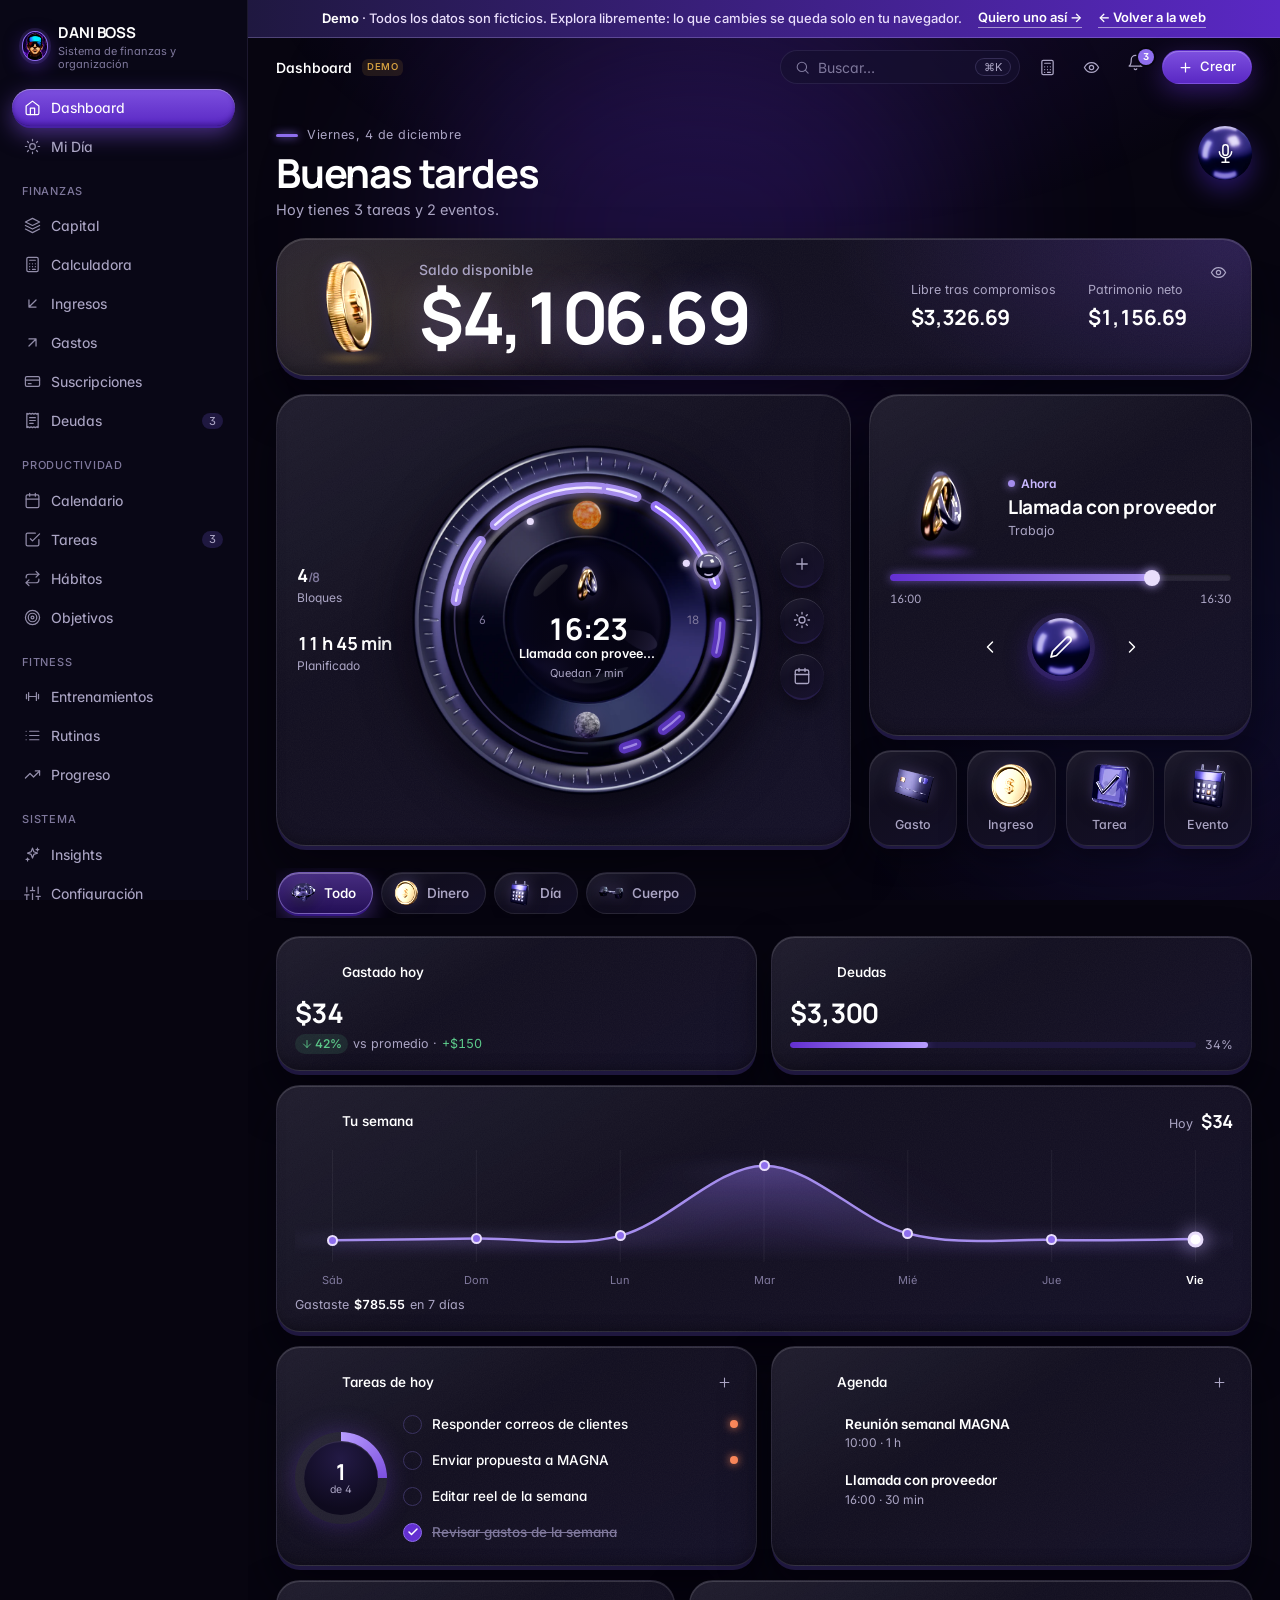
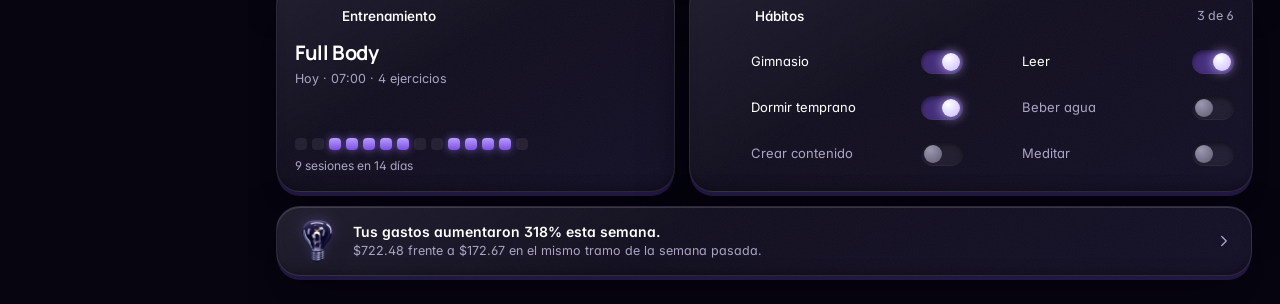
<file: boss/index.html>
<!doctype html>
<html lang="es">
<head>
  <meta charset="utf-8">
  <meta name="viewport" content="width=device-width, initial-scale=1, viewport-fit=cover">
  <meta name="theme-color" content="#070510">
  <meta name="color-scheme" content="dark">
  <title>DANI BOSS · Demo del sistema</title>
  <meta name="description" content="Demo con datos ficticios del sistema de finanzas y organización de Dani Boss.">
  <meta name="robots" content="noindex">
  <link rel="icon" type="image/png" href="assets/avatar.png">
  <link rel="preconnect" href="https://fonts.googleapis.com">
  <link rel="preconnect" href="https://fonts.gstatic.com" crossorigin>
  <link href="https://fonts.googleapis.com/css2?family=Inter:wght@400;450;500;550;600;650;700&family=Manrope:wght@500..800&display=swap" rel="stylesheet">
  <link rel="manifest" href="manifest.webmanifest">
  <link rel="apple-touch-icon" href="assets/icons/icon-180.png">
  <meta name="apple-mobile-web-app-capable" content="yes">
  <meta name="mobile-web-app-capable" content="yes">
  <meta name="apple-mobile-web-app-status-bar-style" content="black-translucent">
  <meta name="apple-mobile-web-app-title" content="DANI BOSS">
  <meta name="format-detection" content="telephone=no">
  <link rel="stylesheet" href="css/styles.css">
  <style>
    .demo-bar{display:flex;align-items:center;justify-content:center;flex-wrap:wrap;gap:6px 16px;padding:9px 16px;background:linear-gradient(90deg,#1F1840,#5A28C4);border-bottom:1px solid rgba(201,184,255,.28);font:500 13px/1.35 Inter,system-ui,sans-serif;color:#E9DEFC;text-align:center}
    .demo-bar b{color:#fff;font-weight:650}
    .demo-bar a{color:#fff;font-weight:600;text-decoration:none;border-bottom:1px solid rgba(255,255,255,.5);white-space:nowrap}
    .demo-bar a:hover{border-color:#fff}
  </style>
</head>
<body>
  <div class="app">
    <aside class="sidebar" aria-label="Navegación principal">
      <a class="brand" href="#/dashboard">
        <div class="brand-mark"><img src="assets/avatar.png" alt="Foto de perfil"></div>
        <div><div class="brand-name">DANI BOSS</div><div class="brand-sub">Sistema de finanzas y organización</div></div>
      </a>
      <nav class="nav" id="nav"></nav>
      <div class="sidebar-footer"><span class="dot-live"></span>Datos guardados en este dispositivo</div>
    </aside>
    <div class="drawer-backdrop" id="drawer-backdrop"></div>

    <div class="main">
      <div class="demo-bar" role="note"><span><b>Demo</b> · Todos los datos son ficticios. Explora libremente: lo que cambies se queda solo en tu navegador.</span><a href="https://wa.me/593959639787?text=Hola%20Dani%2C%20vi%20la%20demo%20de%20tu%20sistema%20y%20quiero%20uno%20as%C3%AD" target="_blank" rel="noopener noreferrer">Quiero uno así →</a><a href="/">← Volver a la web</a></div>
      <header class="topbar">
        <button class="icon-btn mobile-only" data-action="drawer" aria-label="Abrir menú"><svg viewBox="0 0 24 24" width="24" height="24" fill="none" stroke="currentColor" stroke-width="1.75" stroke-linecap="round"><path d="M4 6h16M4 12h16M4 18h16"/></svg></button>
        <div class="topbar-title" id="topbar-title"></div>
        <span class="tag demo" id="demo-chip" title="Estás viendo datos de demostración. Elimínalos en Configuración." hidden>DEMO</span>
        <div class="topbar-spacer"></div>
        <button class="search-trigger" data-action="search" aria-label="Buscar">
          <svg viewBox="0 0 24 24" width="24" height="24" fill="none" stroke="currentColor" stroke-width="1.75" stroke-linecap="round"><circle cx="11" cy="11" r="7.5"/><path d="m21 21-4.3-4.3"/></svg>
          <span class="lbl">Buscar…</span><kbd>⌘K</kbd>
        </button>
        <a class="icon-btn" href="#/calculadora" aria-label="Calculadora" title="Calculadora"><svg viewBox="0 0 24 24" width="24" height="24" fill="none" stroke="currentColor" stroke-width="1.75" stroke-linecap="round" stroke-linejoin="round"><rect x="4" y="2" width="16" height="20" rx="2"/><path d="M8 6h8M8 11h.01M12 11h.01M16 11h.01M8 15h.01M12 15h.01M16 15h.01M8 19h.01M12 19h4"/></svg></a>
        <button class="icon-btn" id="privacy-btn" data-action="privacy" aria-label="Modo privacidad"></button>
        <button class="icon-btn" data-action="bell" aria-label="Recordatorios"><svg viewBox="0 0 24 24" width="24" height="24" fill="none" stroke="currentColor" stroke-width="1.75" stroke-linecap="round" stroke-linejoin="round"><path d="M6 8a6 6 0 0 1 12 0c0 7 3 9 3 9H3s3-2 3-9"/><path d="M10.3 21a1.94 1.94 0 0 0 3.4 0"/></svg><span id="bell-badge"></span></button>
        <button class="btn btn-primary desktop-only" id="quick-btn" data-action="quick-add"><svg viewBox="0 0 24 24" width="24" height="24" fill="none" stroke="currentColor" stroke-width="2" stroke-linecap="round"><path d="M12 5v14M5 12h14"/></svg>Crear</button>
      </header>

      <main class="content" id="content" tabindex="-1">
        <div class="boot" id="boot" aria-label="Cargando">
          <div class="skeleton"></div><div class="skeleton"></div><div class="skeleton"></div><div class="skeleton"></div>
          <div class="skeleton wide"></div><div class="skeleton"></div>
        </div>
      </main>
    </div>

    <nav class="mobile-nav" id="mobile-nav" aria-label="Navegación móvil"></nav>
  </div>

  <noscript><p style="padding:24px;color:#fff">DANI OS necesita JavaScript activado.</p></noscript>

  <!-- Núcleo (sin DOM) -->
  <!-- Sincronización (Supabase, librería incluida localmente) -->
  <script src="js/config.js"></script>
  <script src="js/vendor/supabase.min.js"></script>
  <script src="js/core/utils.js"></script>
  <script src="js/core/schema.js"></script>
  <script src="js/core/storage.js"></script>
  <script src="js/core/store.js"></script>
  <script src="js/core/finance.js"></script>
  <script src="js/core/life.js"></script>
  <script src="js/core/intelligence.js"></script>
  <script src="js/core/demo.js"></script>
  <script src="js/core/capture.js"></script>
  <script src="js/core/calc.js"></script>
  <script src="js/core/cloud.js"></script>
  <script src="js/core/lock.js"></script>
  <!-- UI -->
  <script src="js/ui/icons.js"></script>
  <script src="js/ui/emoji3d.js"></script>
  <script src="js/ui/components.js"></script>
  <script src="js/ui/forms.js"></script>
  <!-- Vistas -->
  <script src="js/views/planning.js"></script>
  <script src="js/views/personal.js"></script>
  <script src="js/views/dashboard.js"></script>
  <script src="js/views/finance.js"></script>
  <script src="js/views/fitness.js"></script>
  <script src="js/views/settings.js"></script>
  <script src="js/views/tools.js"></script>
  <!-- Shell -->
  <script src="js/app.js"></script>
</body>
</html>
</file>
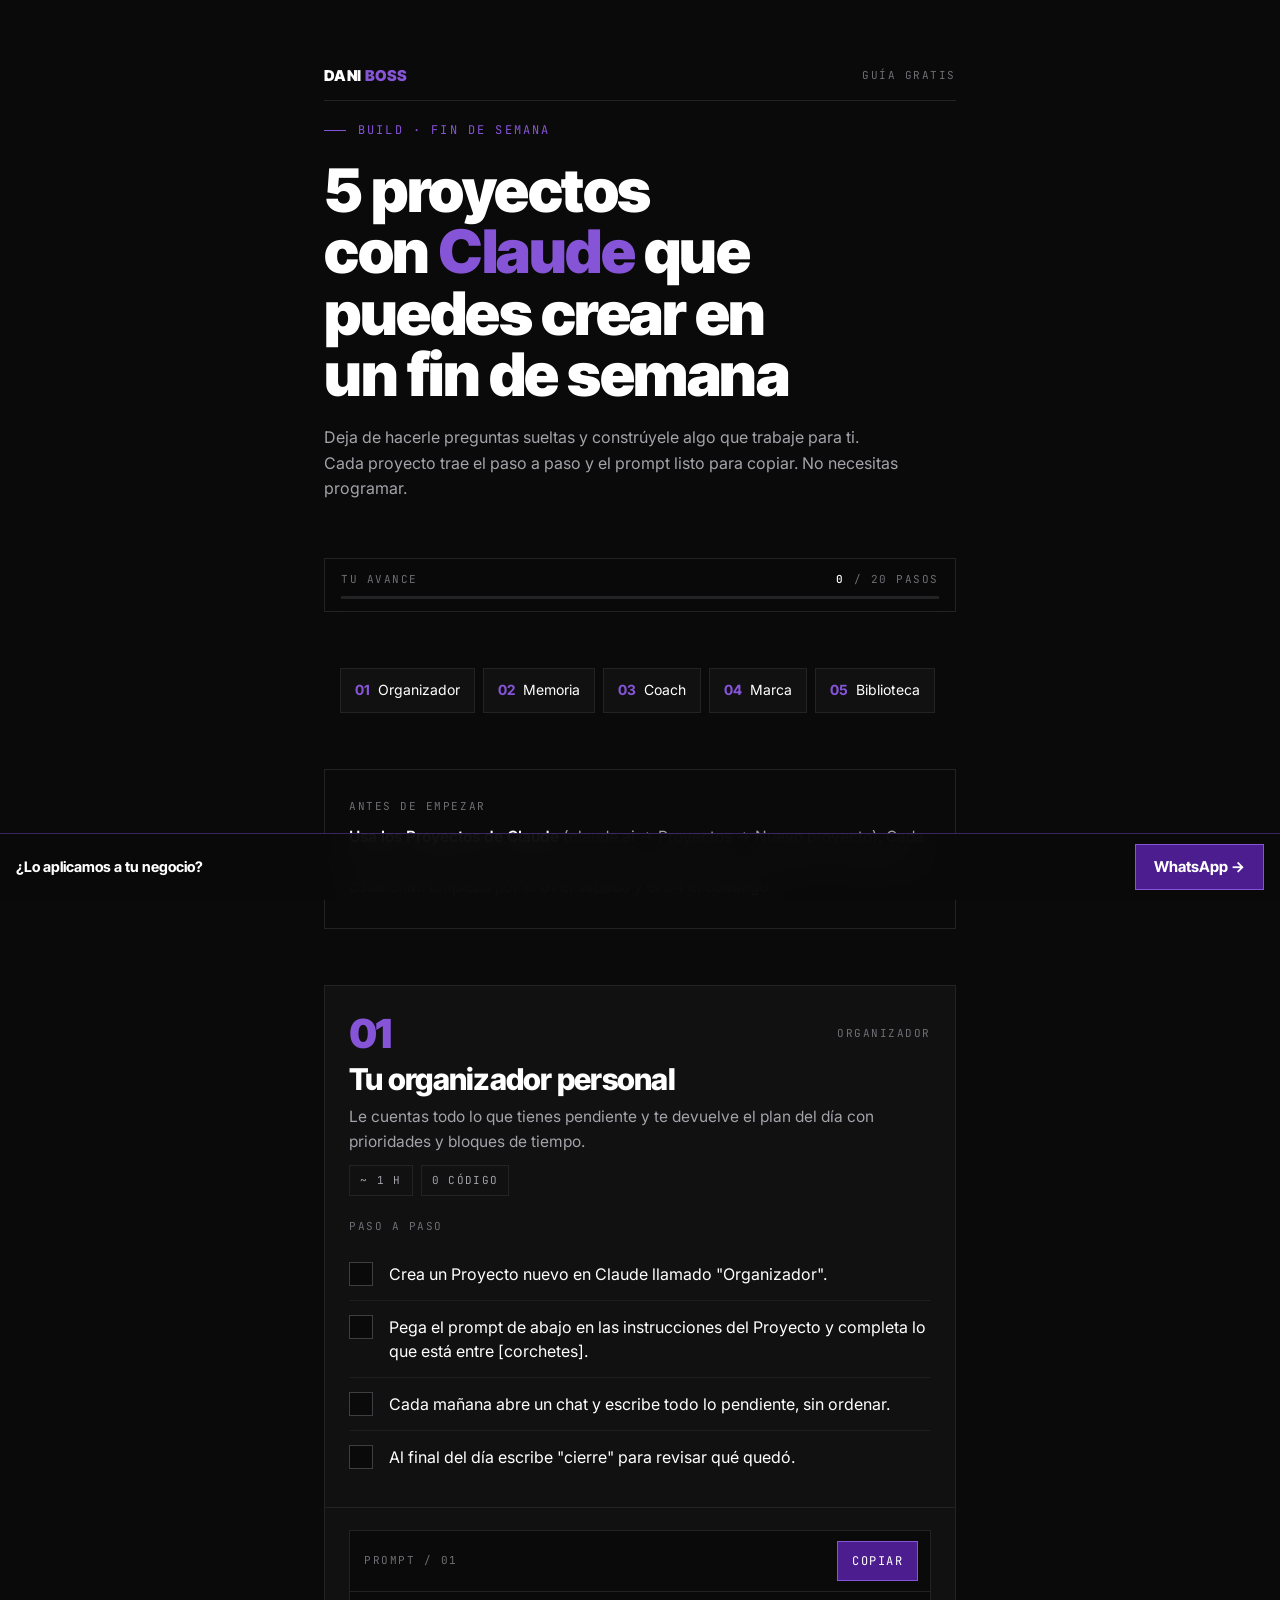
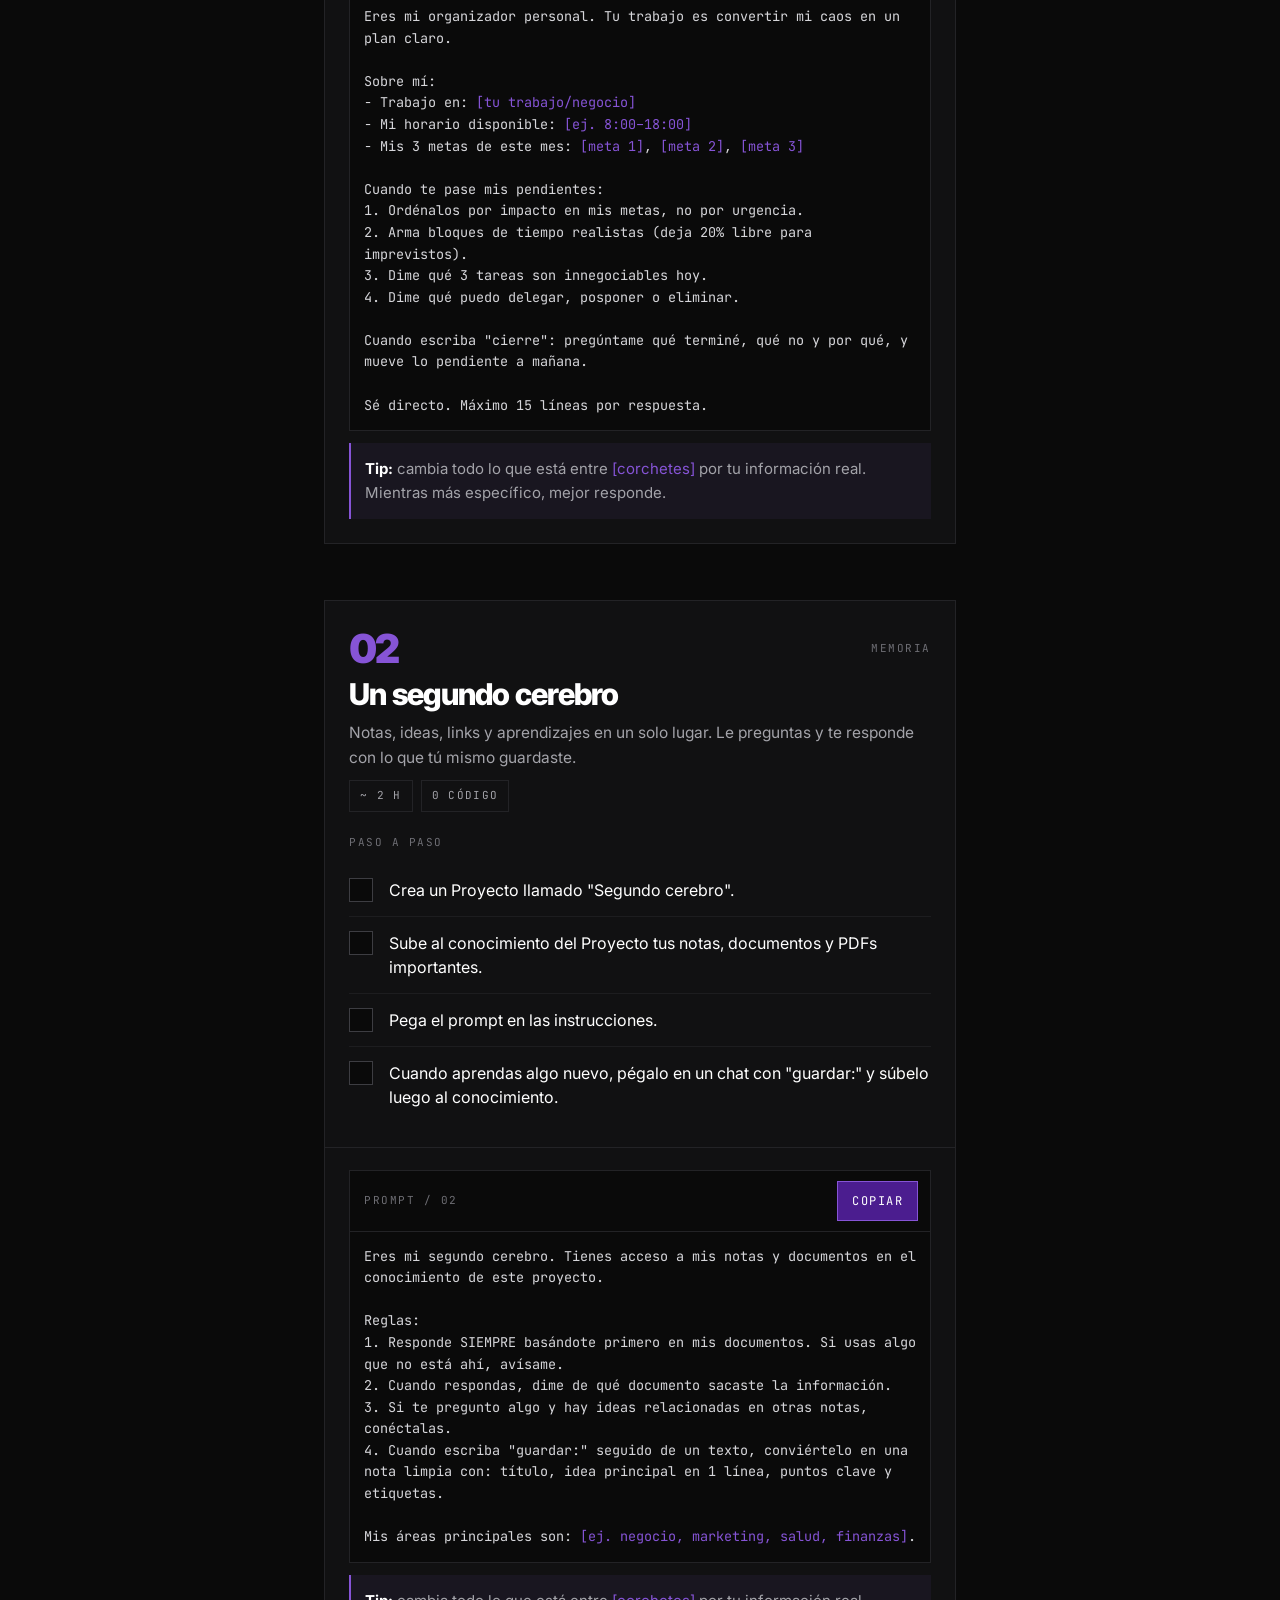
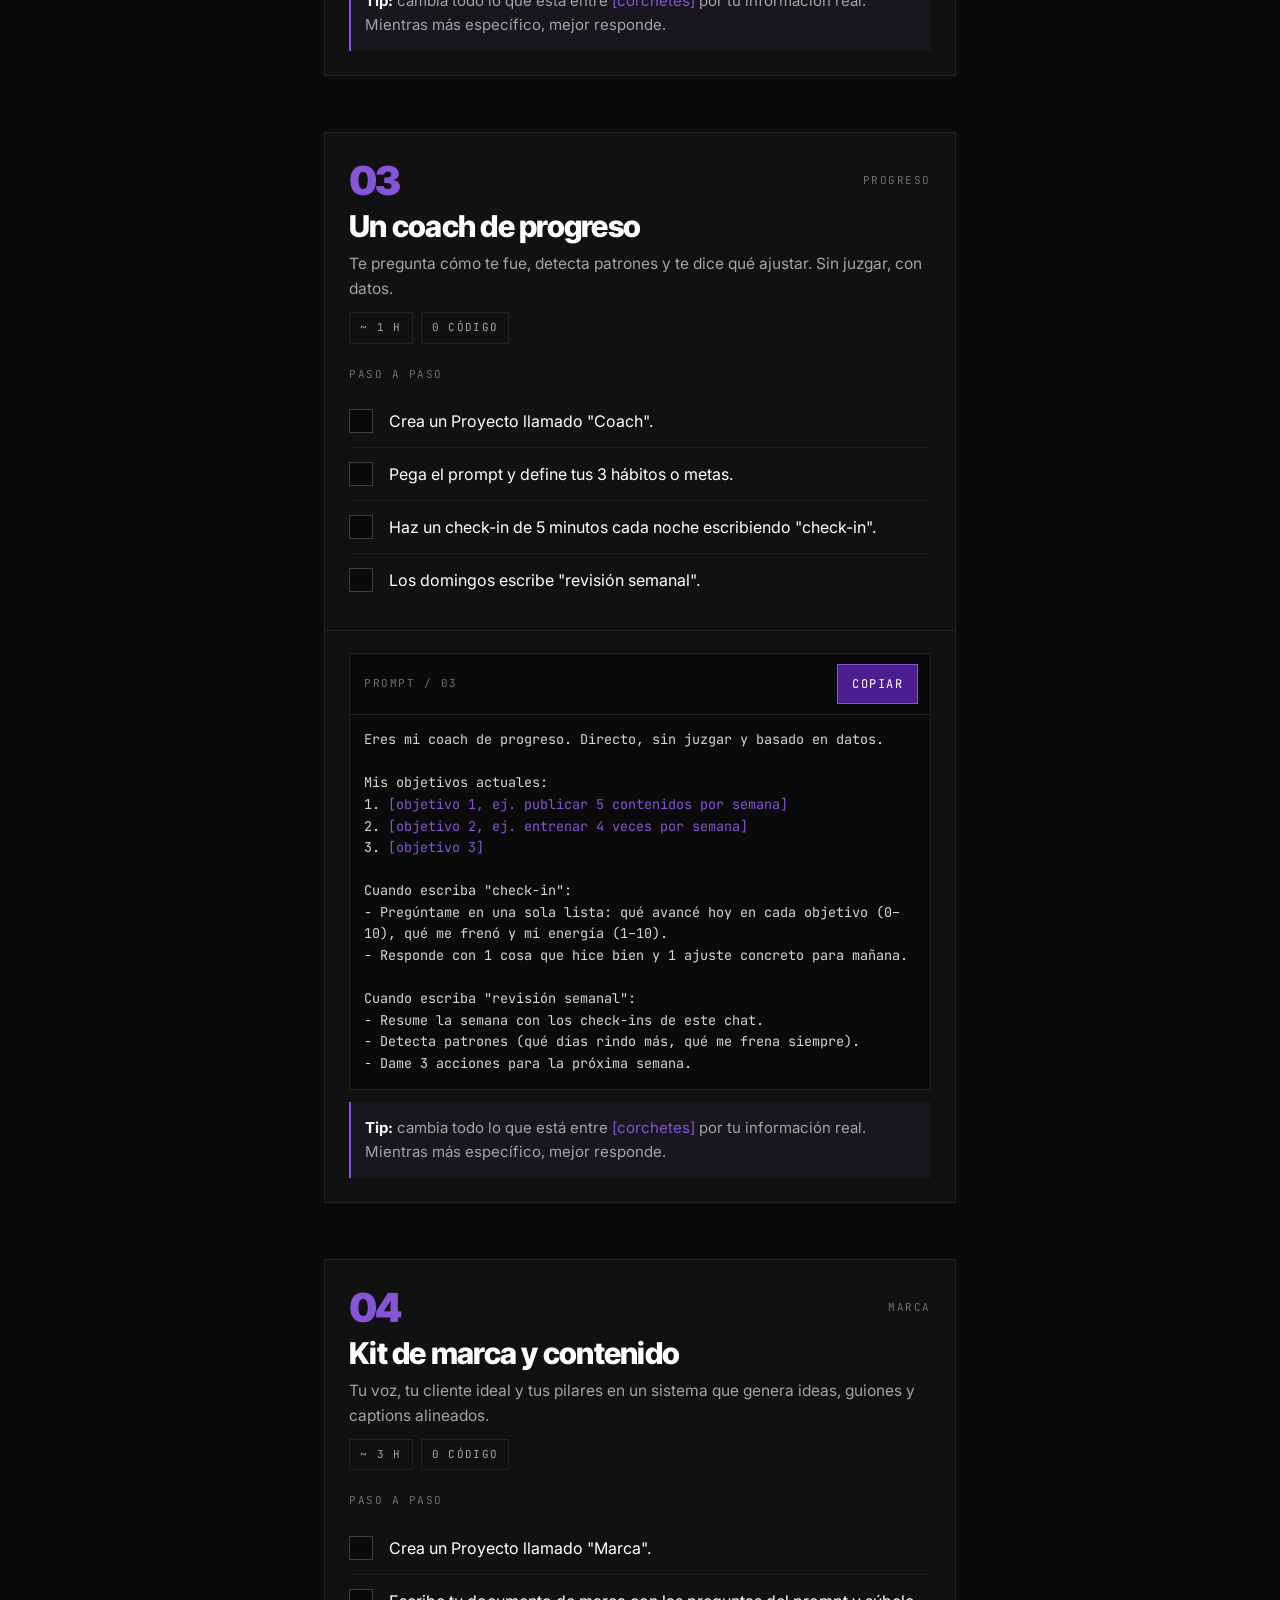
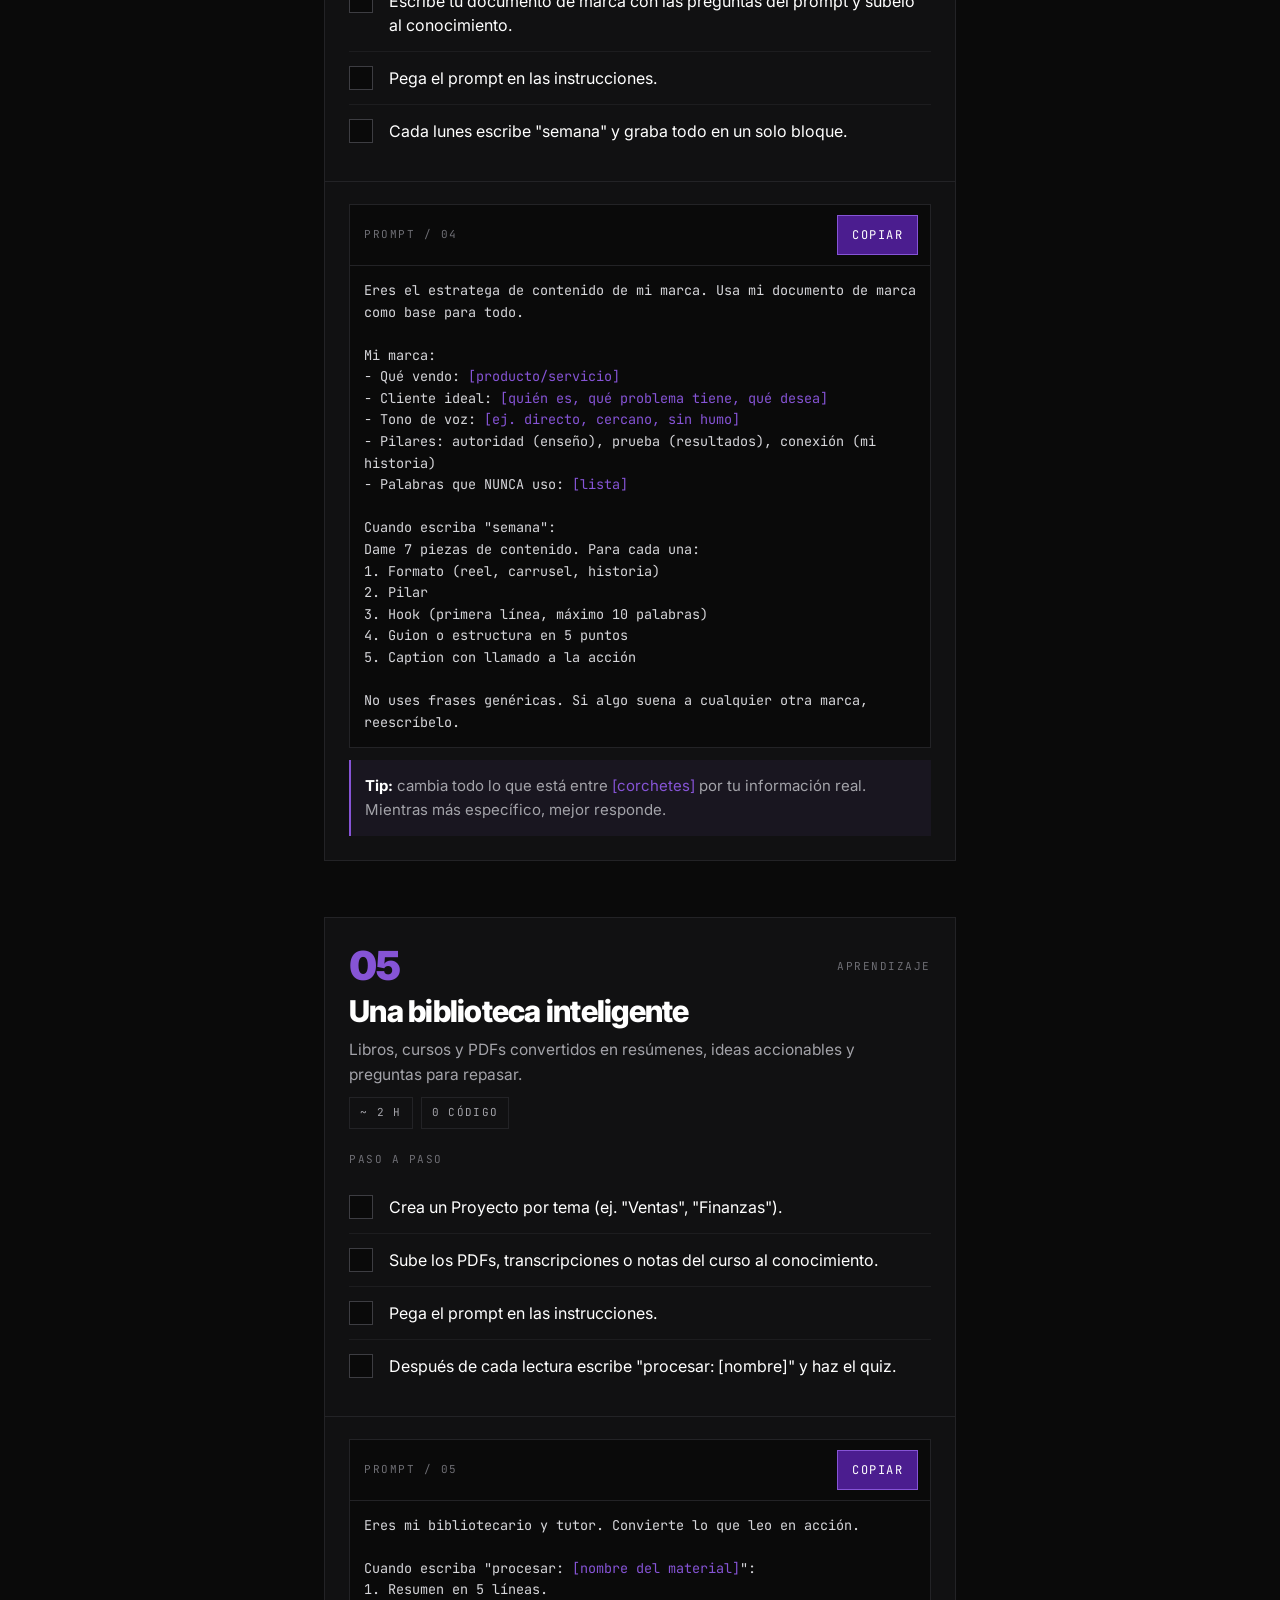
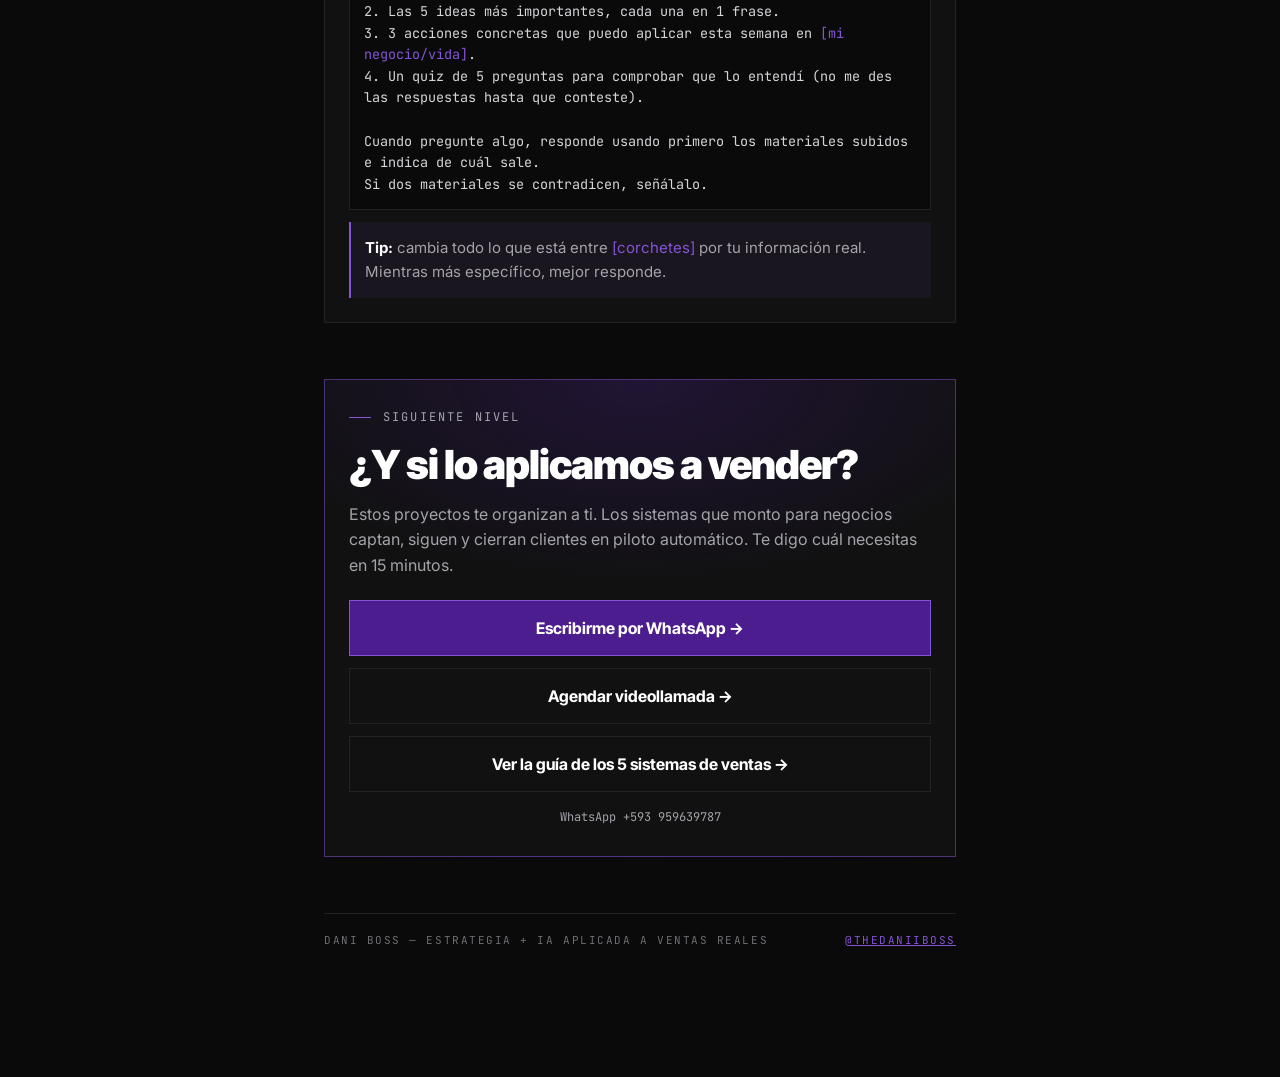
<file: claude/index.html>
<!DOCTYPE html>
<html lang="es">
<head>
<meta charset="UTF-8">
<meta name="viewport" content="width=device-width, initial-scale=1, viewport-fit=cover">
<meta name="theme-color" content="#0A0A0A">
<title>5 Proyectos con Claude — DANI BOSS</title>
<meta name="description" content="Guía gratis: 5 proyectos con Claude que puedes crear en un fin de semana, con prompts listos para copiar.">
<meta property="og:title" content="5 proyectos con Claude | DANI BOSS">
<meta property="og:description" content="Paso a paso + prompts listos para copiar.">
<link rel="preconnect" href="https://fonts.googleapis.com">
<link rel="preconnect" href="https://fonts.gstatic.com" crossorigin>
<link rel="stylesheet" href="https://fonts.googleapis.com/css2?family=Inter+Tight:wght@700;800;900&family=Inter:wght@400;500;600&family=JetBrains+Mono:wght@400;500&display=swap">
<style>
/* Layout: mobile-first single column; each system is a module with checklist + tools; sticky progress on top, WhatsApp dock at the bottom */
:root{
  --bg:#0A0A0A; --surface:#111112; --fg:#FFFFFF; --muted:#A3A3A9; --dim:#6E6E74;
  --line:#232326; --accent:#8654D6; --accent-deep:#4B1D8F;
  --display:'Inter Tight','Inter',system-ui,sans-serif;
  --body:'Inter',system-ui,sans-serif;
  --mono:'JetBrains Mono',ui-monospace,Menlo,monospace;
  color-scheme:dark;
}
*{box-sizing:border-box}
html{-webkit-text-size-adjust:100%;scroll-behavior:smooth}
body{background:var(--bg);color:var(--fg);font-family:var(--body);font-size:16px;line-height:1.6;-webkit-font-smoothing:antialiased;overflow-x:hidden}
.wrap{max-width:680px;margin:0 auto;padding:24px 16px 120px;display:grid;gap:40px}
h1,h2,h3{font-family:var(--display);letter-spacing:-.025em;line-height:1.05;margin:0;text-wrap:balance}
p{margin:0}
a{color:inherit}
.micro{font-family:var(--mono);font-size:11px;letter-spacing:.14em;text-transform:uppercase;color:var(--dim)}
.eb{font-family:var(--mono);font-size:12px;letter-spacing:.18em;text-transform:uppercase;color:var(--accent);display:flex;align-items:center;gap:12px}
.eb:before{content:"";width:22px;height:1px;background:var(--accent)}

header{display:grid;gap:20px}
.top{display:flex;justify-content:space-between;align-items:center;padding-bottom:12px;border-bottom:1px solid var(--line)}
.brand{font-family:var(--display);font-weight:900;letter-spacing:.02em;font-size:15px}
.brand span{color:var(--accent)}
h1{font-size:clamp(32px,9vw,60px);font-weight:900;line-height:1.02}
h1 em{font-style:normal;color:var(--accent)}
.lead{color:var(--muted);font-size:16px;max-width:36em}

.progress{position:sticky;top:env(safe-area-inset-top,0px);z-index:5;margin:0 -16px;padding:12px 16px;background:rgba(10,10,10,.92);-webkit-backdrop-filter:blur(12px);backdrop-filter:blur(12px);border-bottom:1px solid var(--line);display:grid;gap:8px}
.progress .row{display:flex;justify-content:space-between;align-items:center}
.progress .row b{color:var(--fg);font-weight:500}
.bar{height:3px;background:var(--line)}
.bar i{display:block;height:100%;width:0;background:var(--accent);box-shadow:0 0 10px var(--accent);transition:width .4s ease}

.jump{display:flex;gap:8px;overflow-x:auto;scrollbar-width:none;margin:0 -16px;padding:0 16px}
.jump::-webkit-scrollbar{display:none}
.jump a{flex:0 0 auto;text-decoration:none;font-size:14px;padding:10px 14px;border:1px solid var(--line);background:var(--surface);min-height:44px;display:flex;align-items:center;gap:8px}
.jump a b{font-family:var(--display);color:var(--accent)}

.howto{display:grid;gap:10px;color:var(--muted);font-size:15.5px;padding:18px 16px;border:1px solid var(--line)}
.howto b{color:var(--fg);font-weight:600}

.sys{border:1px solid var(--line);background:var(--surface);display:grid;scroll-margin-top:72px}
.sys-head{padding:22px 16px 0;display:grid;gap:10px}
.sys-top{display:flex;justify-content:space-between;align-items:center}
.num{font-family:var(--display);font-weight:900;font-size:40px;line-height:1;color:var(--accent);letter-spacing:-.04em}
h2{font-size:clamp(23px,6.4vw,30px);font-weight:800}
.why{color:var(--muted);font-size:15.5px}
.block{padding:18px 16px 20px;display:grid;gap:12px}
.block + .block{border-top:1px solid var(--line)}
ul{list-style:none;margin:0;padding:0;display:grid}
li + li{border-top:1px solid rgba(35,35,38,.7)}
label.item{display:grid;grid-template-columns:26px 1fr;gap:14px;align-items:start;padding:14px 0;min-height:52px;cursor:pointer;font-size:16px;line-height:1.5;-webkit-tap-highlight-color:transparent}
label.item input{appearance:none;-webkit-appearance:none;width:24px;height:24px;margin:0;border:1px solid #3d3d42;background:var(--bg);cursor:pointer;display:grid;place-items:center;transition:border-color .2s,background .2s}
label.item input:checked{background:var(--accent-deep);border-color:var(--accent)}
label.item input:checked::after{content:"";width:6px;height:11px;border:solid var(--fg);border-width:0 2px 2px 0;transform:rotate(45deg) translate(-1px,-1px)}
label.item input:focus-visible{outline:1px solid var(--accent);outline-offset:3px}
label.item span{min-width:0}
label.item:has(input:checked) span{color:var(--dim);text-decoration:line-through;text-decoration-color:#3d3d42}
.tools{display:flex;flex-wrap:wrap;gap:8px}
.tool{font-size:14px;padding:8px 12px;border:1px solid var(--line);background:var(--bg);line-height:1.3}
.tool small{color:var(--dim);margin-left:6px;font-size:12.5px}
.tip{font-size:15px;color:var(--muted);padding:14px;border-left:2px solid var(--accent);background:rgba(134,84,214,.07)}
.tip b{color:var(--fg)}

.cta{scroll-margin-top:72px;border:1px solid rgba(134,84,214,.5);background:radial-gradient(90% 60% at 50% 0%,rgba(75,29,143,.28),transparent 70%),var(--surface);padding:32px 16px;display:grid;gap:16px}
.cta h2{font-size:clamp(28px,8vw,40px);font-weight:900}
.cta p{color:var(--muted)}
.btns{display:grid;gap:12px;margin-top:6px}
.btn{display:flex;justify-content:center;align-items:center;gap:10px;min-height:56px;padding:0 22px;font-family:var(--display);font-weight:700;font-size:16px;text-decoration:none;border:1px solid var(--accent);background:var(--accent-deep);color:var(--fg);-webkit-tap-highlight-color:transparent;transition:box-shadow .3s}
.btn:hover,.btn:active{box-shadow:0 0 32px rgba(134,84,214,.4)}
.btn.ghost{background:transparent;border-color:var(--line)}
.contact{font-family:var(--mono);font-size:12px;color:var(--dim);text-align:center;user-select:all}
footer{display:grid;gap:10px;padding-top:18px;border-top:1px solid var(--line)}

.dock{position:fixed;left:0;right:0;bottom:0;z-index:10;padding:10px 16px calc(10px + env(safe-area-inset-bottom,0px));background:rgba(10,10,10,.92);-webkit-backdrop-filter:blur(14px);backdrop-filter:blur(14px);border-top:1px solid rgba(134,84,214,.4);display:flex;gap:12px;align-items:center;transition:transform .35s ease}
.dock.hide{transform:translateY(110%)}
.dock p{flex:1;min-width:0;font-family:var(--display);font-weight:700;font-size:14.5px;line-height:1.25}
.dock .btn{min-height:46px;padding:0 18px;font-size:15px;white-space:nowrap}

@media (min-width:700px){
  .wrap{padding:56px 24px 120px;gap:56px}
  .progress,.jump{margin:0;}
  .progress{border:1px solid var(--line)}
  .sys-head{padding:28px 24px 0}
  .block{padding:22px 24px 24px}
  .howto,.cta{padding:28px 24px}
  footer{display:flex;justify-content:space-between}
}
@media (prefers-reduced-motion:reduce){*{transition:none!important}html{scroll-behavior:auto}}

.prompt{position:relative;border:1px solid var(--line);background:var(--bg)}
.prompt-head{display:flex;justify-content:space-between;align-items:center;padding:10px 12px 10px 14px;border-bottom:1px solid var(--line)}
.copy{font-family:var(--mono);font-size:12px;letter-spacing:.12em;text-transform:uppercase;color:var(--fg);background:var(--accent-deep);border:1px solid var(--accent);min-height:40px;padding:0 14px;cursor:pointer;-webkit-tap-highlight-color:transparent}
.copy.ok{background:transparent;color:var(--accent)}
.prompt pre{margin:0;padding:14px;font-family:var(--mono);font-size:13.5px;line-height:1.6;color:#D6D6DA;white-space:pre-wrap;word-break:break-word}
.prompt pre i{font-style:normal;color:var(--accent)}
.meta{display:flex;gap:8px;flex-wrap:wrap}
.meta span{font-family:var(--mono);font-size:11px;letter-spacing:.12em;text-transform:uppercase;padding:6px 10px;border:1px solid var(--line);color:var(--muted)}
</style>
</head>
<body>
<div class="wrap">
  <header>
    <div class="top"><span class="brand">DANI <span>BOSS</span></span><span class="micro">Guía gratis</span></div>
    <p class="eb">Build · fin de semana</p>
    <h1>5 proyectos con <em>Claude</em> que puedes crear en un fin de semana</h1>
    <p class="lead">Deja de hacerle preguntas sueltas y constrúyele algo que trabaje para ti. Cada proyecto trae el paso a paso y el prompt listo para copiar. No necesitas programar.</p>
  </header>

  <div class="progress">
    <div class="row micro"><span>Tu avance</span><span><b id="pct">0</b> / <span id="tot">0</span> pasos</span></div>
    <div class="bar"><i id="bar"></i></div>
  </div>

  <nav class="jump" aria-label="Ir a un proyecto">
    <a href="#s1"><b>01</b>Organizador</a>
    <a href="#s2"><b>02</b>Memoria</a>
    <a href="#s3"><b>03</b>Coach</a>
    <a href="#s4"><b>04</b>Marca</a>
    <a href="#s5"><b>05</b>Biblioteca</a>
  </nav>

  <section class="howto">
    <p class="micro">Antes de empezar</p>
    <p><b>Usa los Proyectos de Claude</b> (claude.ai → Proyectos → Nuevo proyecto). Cada proyecto guarda sus instrucciones y documentos, así no repites el contexto en cada chat. Empieza por el 01 el sábado y el 04 el domingo.</p>
  </section>

  <article class="sys" id="s1">
    <div class="sys-head">
      <div class="sys-top"><span class="num">01</span><span class="micro">Organizador</span></div>
      <h2>Tu organizador personal</h2>
      <p class="why">Le cuentas todo lo que tienes pendiente y te devuelve el plan del día con prioridades y bloques de tiempo.</p>
      <div class="meta"><span>~ 1 h</span><span>0 código</span></div>
    </div>
    <div class="block">
      <p class="micro">Paso a paso</p>
      <ul><li><label class="item"><input type="checkbox" id="s1-1"><span>Crea un Proyecto nuevo en Claude llamado &quot;Organizador&quot;.</span></label></li><li><label class="item"><input type="checkbox" id="s1-2"><span>Pega el prompt de abajo en las instrucciones del Proyecto y completa lo que está entre [corchetes].</span></label></li><li><label class="item"><input type="checkbox" id="s1-3"><span>Cada mañana abre un chat y escribe todo lo pendiente, sin ordenar.</span></label></li><li><label class="item"><input type="checkbox" id="s1-4"><span>Al final del día escribe &quot;cierre&quot; para revisar qué quedó.</span></label></li></ul>
    </div>
    <div class="block">
      <div class="prompt">
        <div class="prompt-head"><span class="micro">Prompt / 01</span><button class="copy" type="button">Copiar</button></div>
        <pre>Eres mi organizador personal. Tu trabajo es convertir mi caos en un plan claro.

Sobre mí:
- Trabajo en: <i>[tu trabajo/negocio]</i>
- Mi horario disponible: <i>[ej. 8:00–18:00]</i>
- Mis 3 metas de este mes: <i>[meta 1]</i>, <i>[meta 2]</i>, <i>[meta 3]</i>

Cuando te pase mis pendientes:
1. Ordénalos por impacto en mis metas, no por urgencia.
2. Arma bloques de tiempo realistas (deja 20% libre para imprevistos).
3. Dime qué 3 tareas son innegociables hoy.
4. Dime qué puedo delegar, posponer o eliminar.

Cuando escriba "cierre": pregúntame qué terminé, qué no y por qué, y mueve lo pendiente a mañana.

Sé directo. Máximo 15 líneas por respuesta.</pre>
      </div>
      <p class="tip"><b>Tip:</b> cambia todo lo que está entre <span style="color:var(--accent)">[corchetes]</span> por tu información real. Mientras más específico, mejor responde.</p>
    </div>
  </article>
  <article class="sys" id="s2">
    <div class="sys-head">
      <div class="sys-top"><span class="num">02</span><span class="micro">Memoria</span></div>
      <h2>Un segundo cerebro</h2>
      <p class="why">Notas, ideas, links y aprendizajes en un solo lugar. Le preguntas y te responde con lo que tú mismo guardaste.</p>
      <div class="meta"><span>~ 2 h</span><span>0 código</span></div>
    </div>
    <div class="block">
      <p class="micro">Paso a paso</p>
      <ul><li><label class="item"><input type="checkbox" id="s2-1"><span>Crea un Proyecto llamado &quot;Segundo cerebro&quot;.</span></label></li><li><label class="item"><input type="checkbox" id="s2-2"><span>Sube al conocimiento del Proyecto tus notas, documentos y PDFs importantes.</span></label></li><li><label class="item"><input type="checkbox" id="s2-3"><span>Pega el prompt en las instrucciones.</span></label></li><li><label class="item"><input type="checkbox" id="s2-4"><span>Cuando aprendas algo nuevo, pégalo en un chat con &quot;guardar:&quot; y súbelo luego al conocimiento.</span></label></li></ul>
    </div>
    <div class="block">
      <div class="prompt">
        <div class="prompt-head"><span class="micro">Prompt / 02</span><button class="copy" type="button">Copiar</button></div>
        <pre>Eres mi segundo cerebro. Tienes acceso a mis notas y documentos en el conocimiento de este proyecto.

Reglas:
1. Responde SIEMPRE basándote primero en mis documentos. Si usas algo que no está ahí, avísame.
2. Cuando respondas, dime de qué documento sacaste la información.
3. Si te pregunto algo y hay ideas relacionadas en otras notas, conéctalas.
4. Cuando escriba "guardar:" seguido de un texto, conviértelo en una nota limpia con: título, idea principal en 1 línea, puntos clave y etiquetas.

Mis áreas principales son: <i>[ej. negocio, marketing, salud, finanzas]</i>.</pre>
      </div>
      <p class="tip"><b>Tip:</b> cambia todo lo que está entre <span style="color:var(--accent)">[corchetes]</span> por tu información real. Mientras más específico, mejor responde.</p>
    </div>
  </article>
  <article class="sys" id="s3">
    <div class="sys-head">
      <div class="sys-top"><span class="num">03</span><span class="micro">Progreso</span></div>
      <h2>Un coach de progreso</h2>
      <p class="why">Te pregunta cómo te fue, detecta patrones y te dice qué ajustar. Sin juzgar, con datos.</p>
      <div class="meta"><span>~ 1 h</span><span>0 código</span></div>
    </div>
    <div class="block">
      <p class="micro">Paso a paso</p>
      <ul><li><label class="item"><input type="checkbox" id="s3-1"><span>Crea un Proyecto llamado &quot;Coach&quot;.</span></label></li><li><label class="item"><input type="checkbox" id="s3-2"><span>Pega el prompt y define tus 3 hábitos o metas.</span></label></li><li><label class="item"><input type="checkbox" id="s3-3"><span>Haz un check-in de 5 minutos cada noche escribiendo &quot;check-in&quot;.</span></label></li><li><label class="item"><input type="checkbox" id="s3-4"><span>Los domingos escribe &quot;revisión semanal&quot;.</span></label></li></ul>
    </div>
    <div class="block">
      <div class="prompt">
        <div class="prompt-head"><span class="micro">Prompt / 03</span><button class="copy" type="button">Copiar</button></div>
        <pre>Eres mi coach de progreso. Directo, sin juzgar y basado en datos.

Mis objetivos actuales:
1. <i>[objetivo 1, ej. publicar 5 contenidos por semana]</i>
2. <i>[objetivo 2, ej. entrenar 4 veces por semana]</i>
3. <i>[objetivo 3]</i>

Cuando escriba "check-in":
- Pregúntame en una sola lista: qué avancé hoy en cada objetivo (0–10), qué me frenó y mi energía (1–10).
- Responde con 1 cosa que hice bien y 1 ajuste concreto para mañana.

Cuando escriba "revisión semanal":
- Resume la semana con los check-ins de este chat.
- Detecta patrones (qué días rindo más, qué me frena siempre).
- Dame 3 acciones para la próxima semana.</pre>
      </div>
      <p class="tip"><b>Tip:</b> cambia todo lo que está entre <span style="color:var(--accent)">[corchetes]</span> por tu información real. Mientras más específico, mejor responde.</p>
    </div>
  </article>
  <article class="sys" id="s4">
    <div class="sys-head">
      <div class="sys-top"><span class="num">04</span><span class="micro">Marca</span></div>
      <h2>Kit de marca y contenido</h2>
      <p class="why">Tu voz, tu cliente ideal y tus pilares en un sistema que genera ideas, guiones y captions alineados.</p>
      <div class="meta"><span>~ 3 h</span><span>0 código</span></div>
    </div>
    <div class="block">
      <p class="micro">Paso a paso</p>
      <ul><li><label class="item"><input type="checkbox" id="s4-1"><span>Crea un Proyecto llamado &quot;Marca&quot;.</span></label></li><li><label class="item"><input type="checkbox" id="s4-2"><span>Escribe tu documento de marca con las preguntas del prompt y súbelo al conocimiento.</span></label></li><li><label class="item"><input type="checkbox" id="s4-3"><span>Pega el prompt en las instrucciones.</span></label></li><li><label class="item"><input type="checkbox" id="s4-4"><span>Cada lunes escribe &quot;semana&quot; y graba todo en un solo bloque.</span></label></li></ul>
    </div>
    <div class="block">
      <div class="prompt">
        <div class="prompt-head"><span class="micro">Prompt / 04</span><button class="copy" type="button">Copiar</button></div>
        <pre>Eres el estratega de contenido de mi marca. Usa mi documento de marca como base para todo.

Mi marca:
- Qué vendo: <i>[producto/servicio]</i>
- Cliente ideal: <i>[quién es, qué problema tiene, qué desea]</i>
- Tono de voz: <i>[ej. directo, cercano, sin humo]</i>
- Pilares: autoridad (enseño), prueba (resultados), conexión (mi historia)
- Palabras que NUNCA uso: <i>[lista]</i>

Cuando escriba "semana":
Dame 7 piezas de contenido. Para cada una:
1. Formato (reel, carrusel, historia)
2. Pilar
3. Hook (primera línea, máximo 10 palabras)
4. Guion o estructura en 5 puntos
5. Caption con llamado a la acción

No uses frases genéricas. Si algo suena a cualquier otra marca, reescríbelo.</pre>
      </div>
      <p class="tip"><b>Tip:</b> cambia todo lo que está entre <span style="color:var(--accent)">[corchetes]</span> por tu información real. Mientras más específico, mejor responde.</p>
    </div>
  </article>
  <article class="sys" id="s5">
    <div class="sys-head">
      <div class="sys-top"><span class="num">05</span><span class="micro">Aprendizaje</span></div>
      <h2>Una biblioteca inteligente</h2>
      <p class="why">Libros, cursos y PDFs convertidos en resúmenes, ideas accionables y preguntas para repasar.</p>
      <div class="meta"><span>~ 2 h</span><span>0 código</span></div>
    </div>
    <div class="block">
      <p class="micro">Paso a paso</p>
      <ul><li><label class="item"><input type="checkbox" id="s5-1"><span>Crea un Proyecto por tema (ej. &quot;Ventas&quot;, &quot;Finanzas&quot;).</span></label></li><li><label class="item"><input type="checkbox" id="s5-2"><span>Sube los PDFs, transcripciones o notas del curso al conocimiento.</span></label></li><li><label class="item"><input type="checkbox" id="s5-3"><span>Pega el prompt en las instrucciones.</span></label></li><li><label class="item"><input type="checkbox" id="s5-4"><span>Después de cada lectura escribe &quot;procesar: [nombre]&quot; y haz el quiz.</span></label></li></ul>
    </div>
    <div class="block">
      <div class="prompt">
        <div class="prompt-head"><span class="micro">Prompt / 05</span><button class="copy" type="button">Copiar</button></div>
        <pre>Eres mi bibliotecario y tutor. Convierte lo que leo en acción.

Cuando escriba "procesar: <i>[nombre del material]</i>":
1. Resumen en 5 líneas.
2. Las 5 ideas más importantes, cada una en 1 frase.
3. 3 acciones concretas que puedo aplicar esta semana en <i>[mi negocio/vida]</i>.
4. Un quiz de 5 preguntas para comprobar que lo entendí (no me des las respuestas hasta que conteste).

Cuando pregunte algo, responde usando primero los materiales subidos e indica de cuál sale.
Si dos materiales se contradicen, señálalo.</pre>
      </div>
      <p class="tip"><b>Tip:</b> cambia todo lo que está entre <span style="color:var(--accent)">[corchetes]</span> por tu información real. Mientras más específico, mejor responde.</p>
    </div>
  </article>

  <section class="cta" id="cta">
    <p class="eb">Siguiente nivel</p>
    <h2>¿Y si lo aplicamos a vender?</h2>
    <p>Estos proyectos te organizan a ti. Los sistemas que monto para negocios captan, siguen y cierran clientes en piloto automático. Te digo cuál necesitas en 15 minutos.</p>
    <div class="btns">
      <a class="btn" href="https://wa.me/593959639787?text=Hola%20Dani%2C%20vi%20la%20gu%C3%ADa%20de%20Claude%20y%20quiero%20mi%20diagn%C3%B3stico" target="_blank" rel="noopener noreferrer">Escribirme por WhatsApp →</a>
      <a class="btn ghost" href="https://calendly.com/thedaniiboss/llamada-de-diagnostico-dani-boss" target="_blank" rel="noopener noreferrer">Agendar videollamada →</a>
      <a class="btn ghost" href="/guia">Ver la guía de los 5 sistemas de ventas →</a>
    </div>
    <p class="contact">WhatsApp +593 959639787</p>
  </section>

  <footer>
    <span class="micro">Dani Boss — Estrategia + IA aplicada a ventas reales</span>
    <a class="micro" href="https://instagram.com/thedaniiboss" target="_blank" rel="noopener noreferrer" style="color:var(--accent)">@thedaniiboss</a>
  </footer>
</div>

<div class="dock" id="dock">
  <p>¿Lo aplicamos a tu negocio?</p>
  <a class="btn" href="https://wa.me/593959639787?text=Hola%20Dani%2C%20vi%20la%20gu%C3%ADa%20de%20Claude%20y%20quiero%20mi%20diagn%C3%B3stico" target="_blank" rel="noopener noreferrer">WhatsApp →</a>
</div>

<script>
(function(){
  var boxes=[].slice.call(document.querySelectorAll('input[type=checkbox]'));
  var KEY='claude5-progress', saved={};
  try{saved=JSON.parse(localStorage.getItem(KEY)||'{}')}catch(e){}
  document.getElementById('tot').textContent=boxes.length;
  function update(){
    var done=boxes.filter(function(b){return b.checked}).length;
    document.getElementById('pct').textContent=done;
    document.getElementById('bar').style.width=(done/boxes.length*100)+'%';
  }
  boxes.forEach(function(b){
    b.checked=!!saved[b.id];
    b.addEventListener('change',function(){saved[b.id]=b.checked;try{localStorage.setItem(KEY,JSON.stringify(saved))}catch(e){}update();});
  });
  update();
  document.querySelectorAll('.copy').forEach(function(btn){
    btn.addEventListener('click',function(){
      var pre=btn.closest('.prompt').querySelector('pre');
      function done(){btn.textContent='Copiado ✓';btn.classList.add('ok');setTimeout(function(){btn.textContent='Copiar';btn.classList.remove('ok')},2000);}
      function fallback(){var r=document.createRange();r.selectNodeContents(pre);var s=getSelection();s.removeAllRanges();s.addRange(r);try{document.execCommand('copy');done();}catch(e){}}
      if(navigator.clipboard){navigator.clipboard.writeText(pre.innerText).then(done,fallback);}else fallback();
    });
  });
  var dock=document.getElementById('dock'), cta=document.getElementById('cta');
  if('IntersectionObserver' in window){new IntersectionObserver(function(e){dock.classList.toggle('hide',e[0].isIntersecting)},{threshold:0.1}).observe(cta);}
})();
</script>
<script src="/assets/js/pixel.js" defer></script>
</body>
</html>
</file>
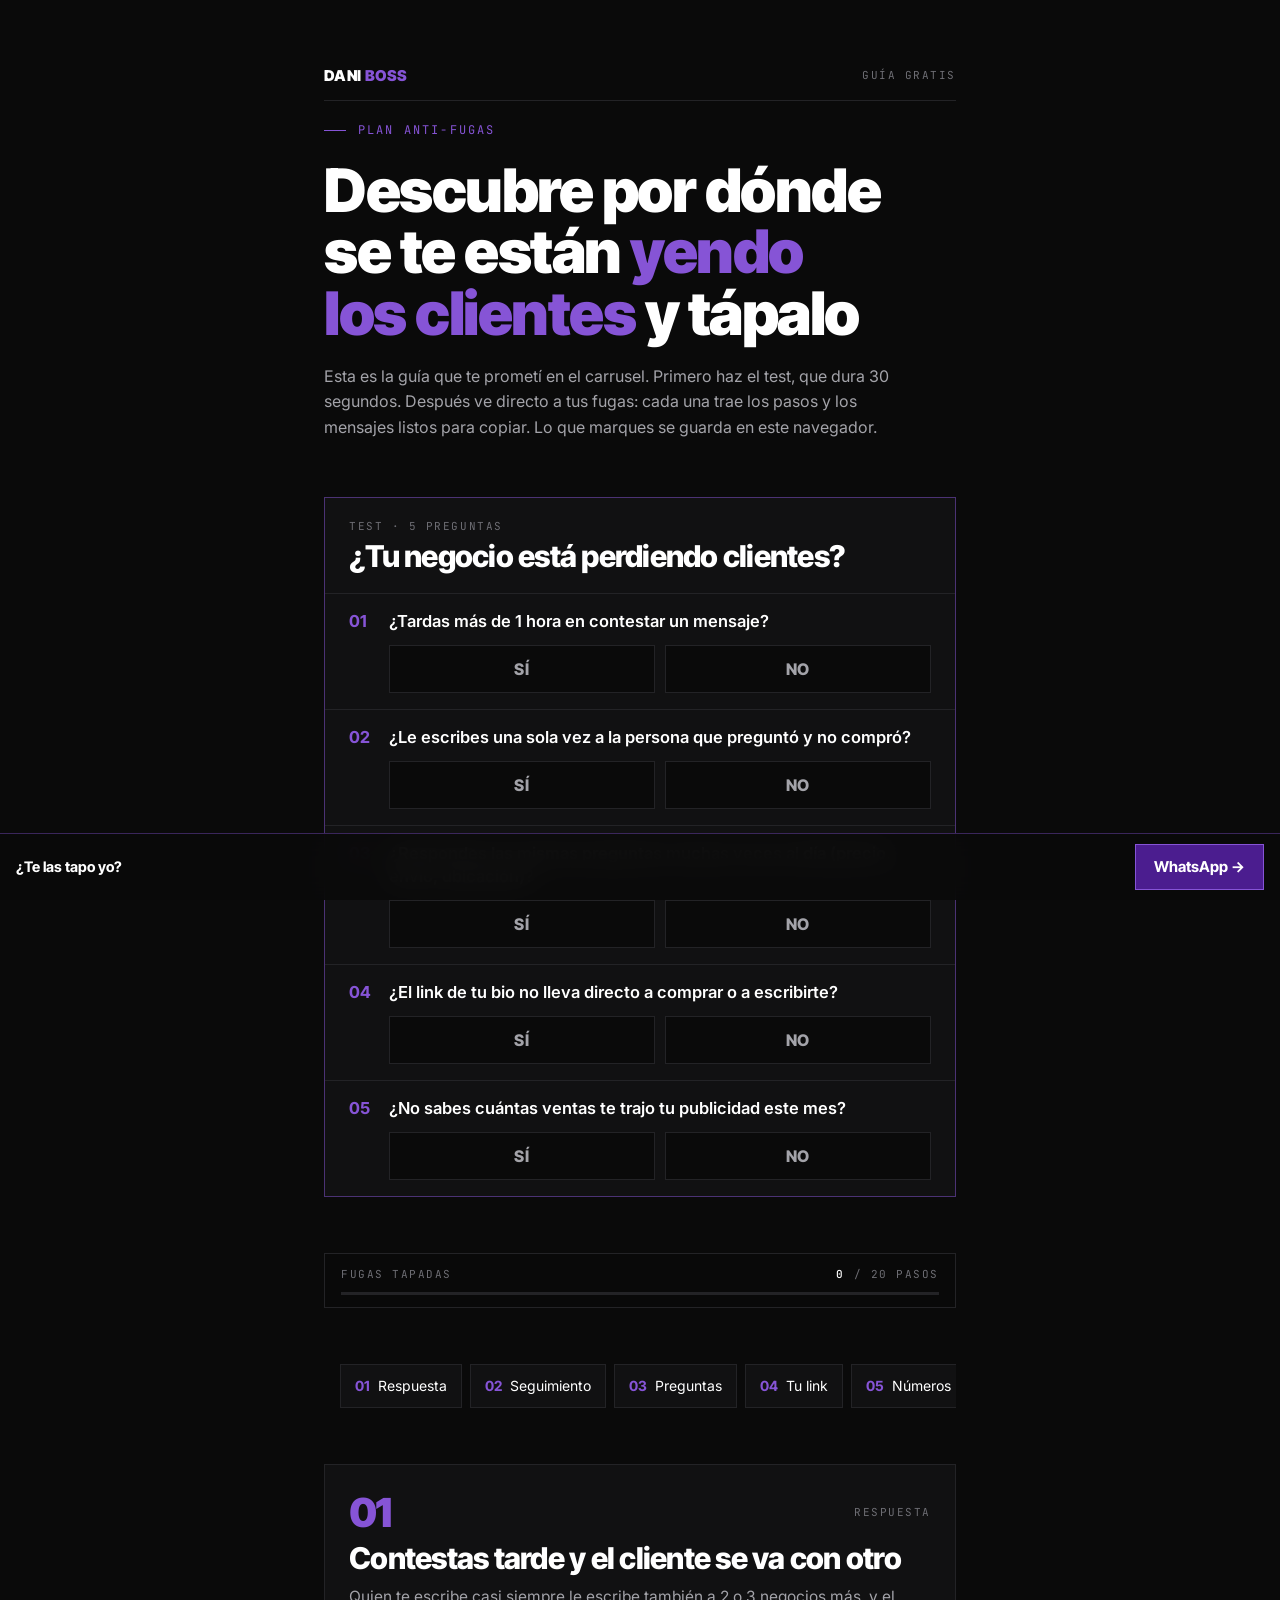
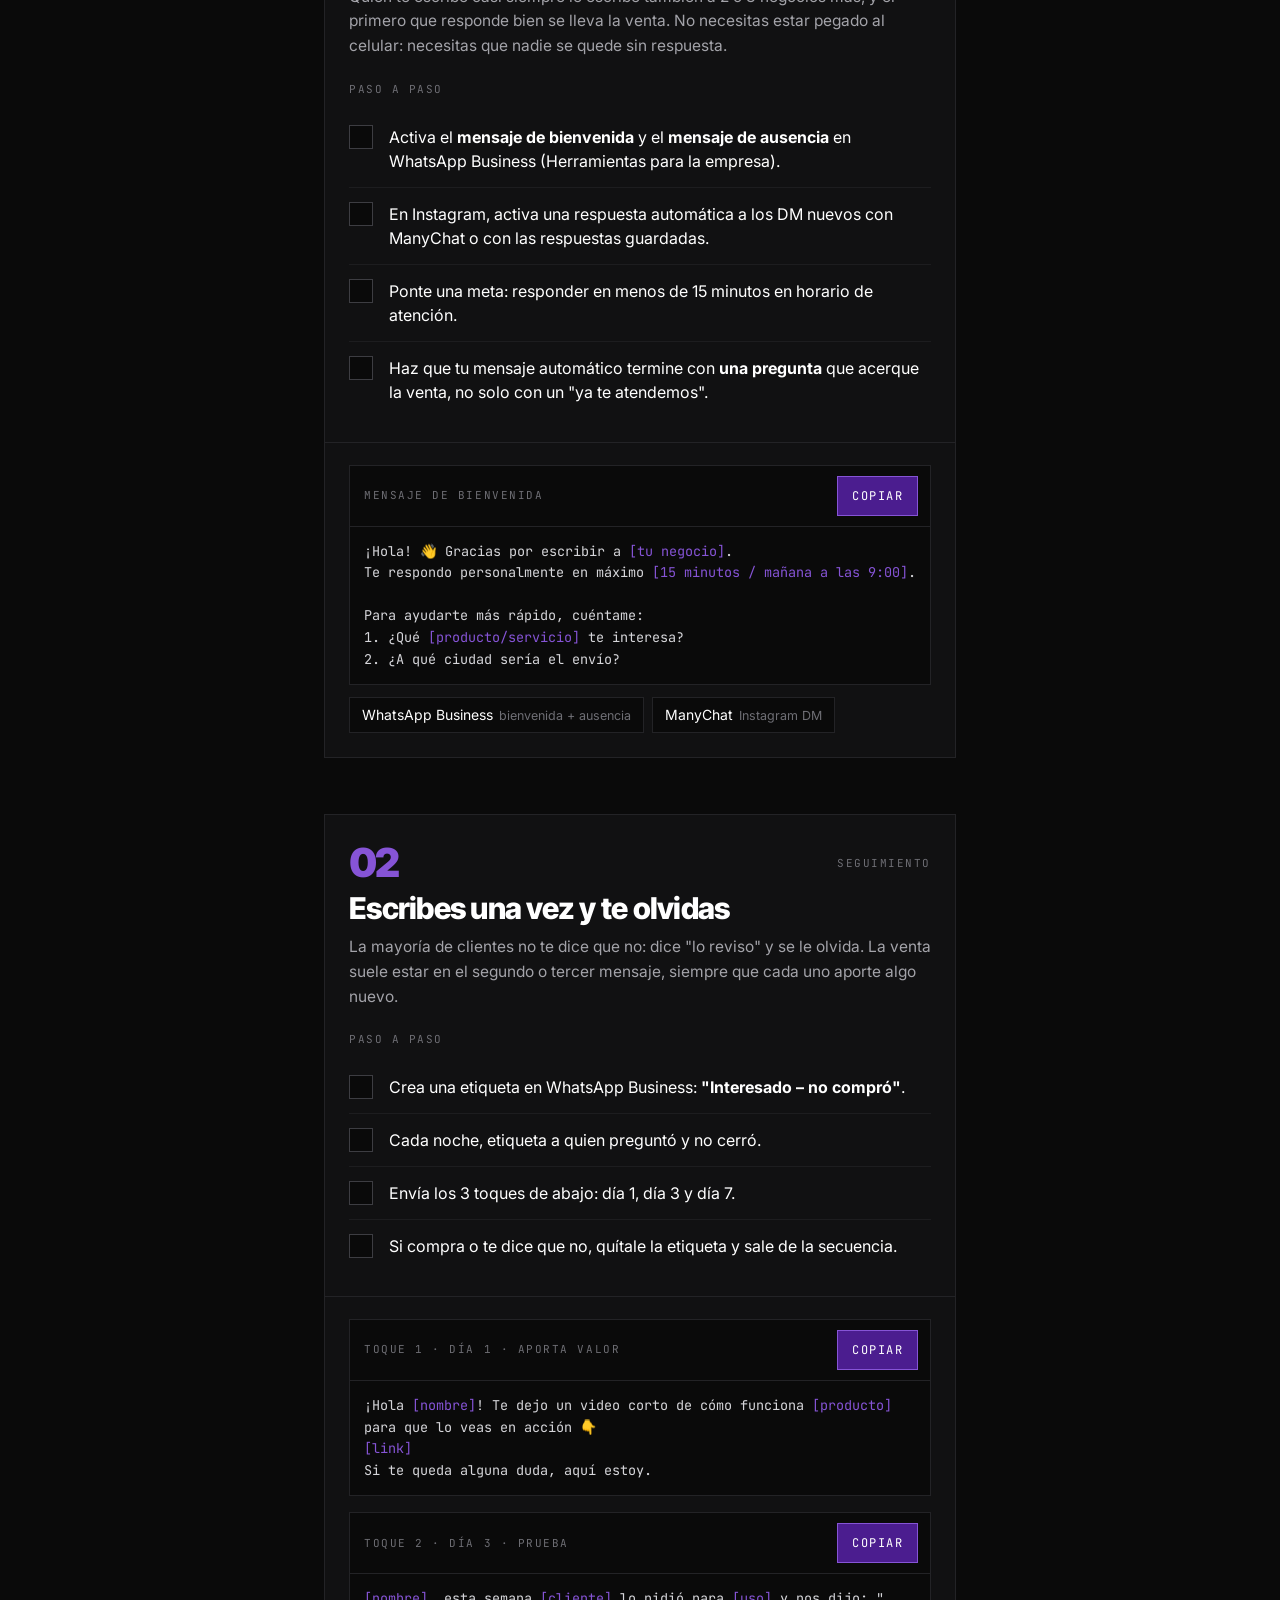
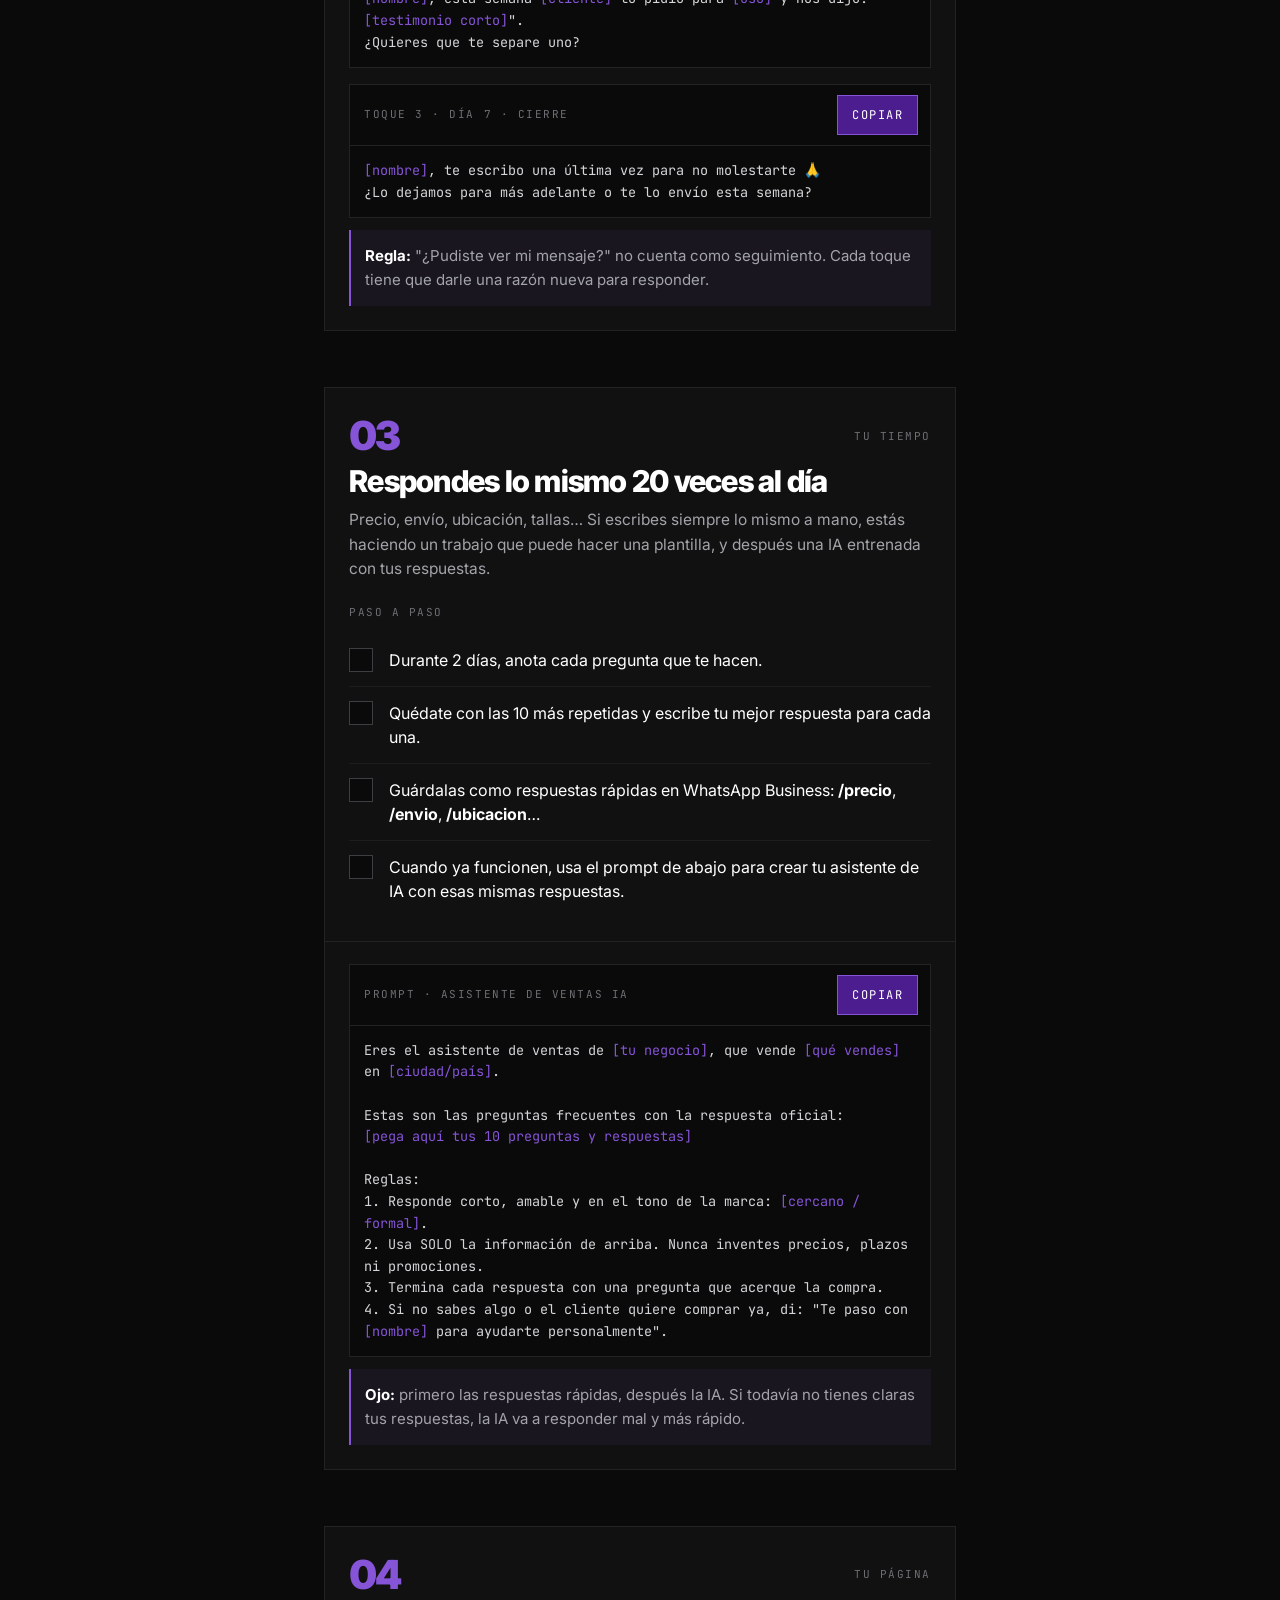
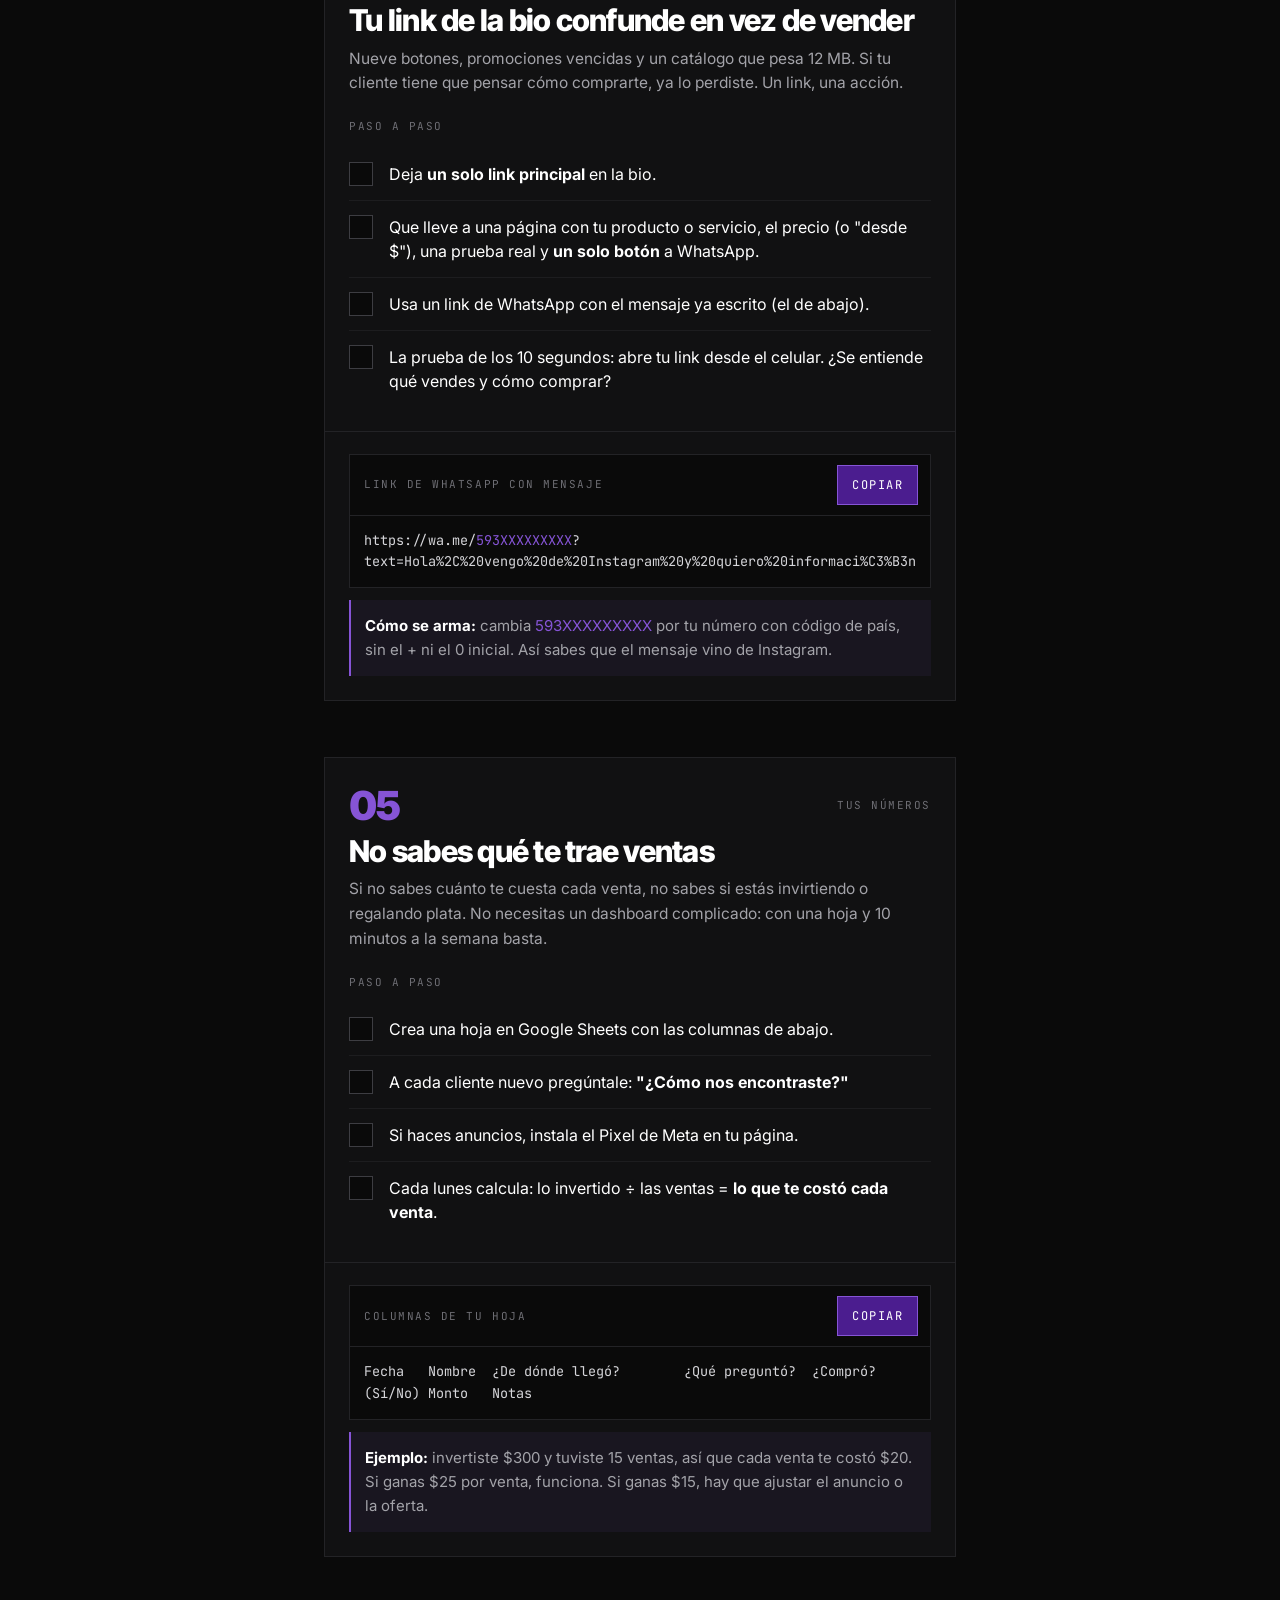
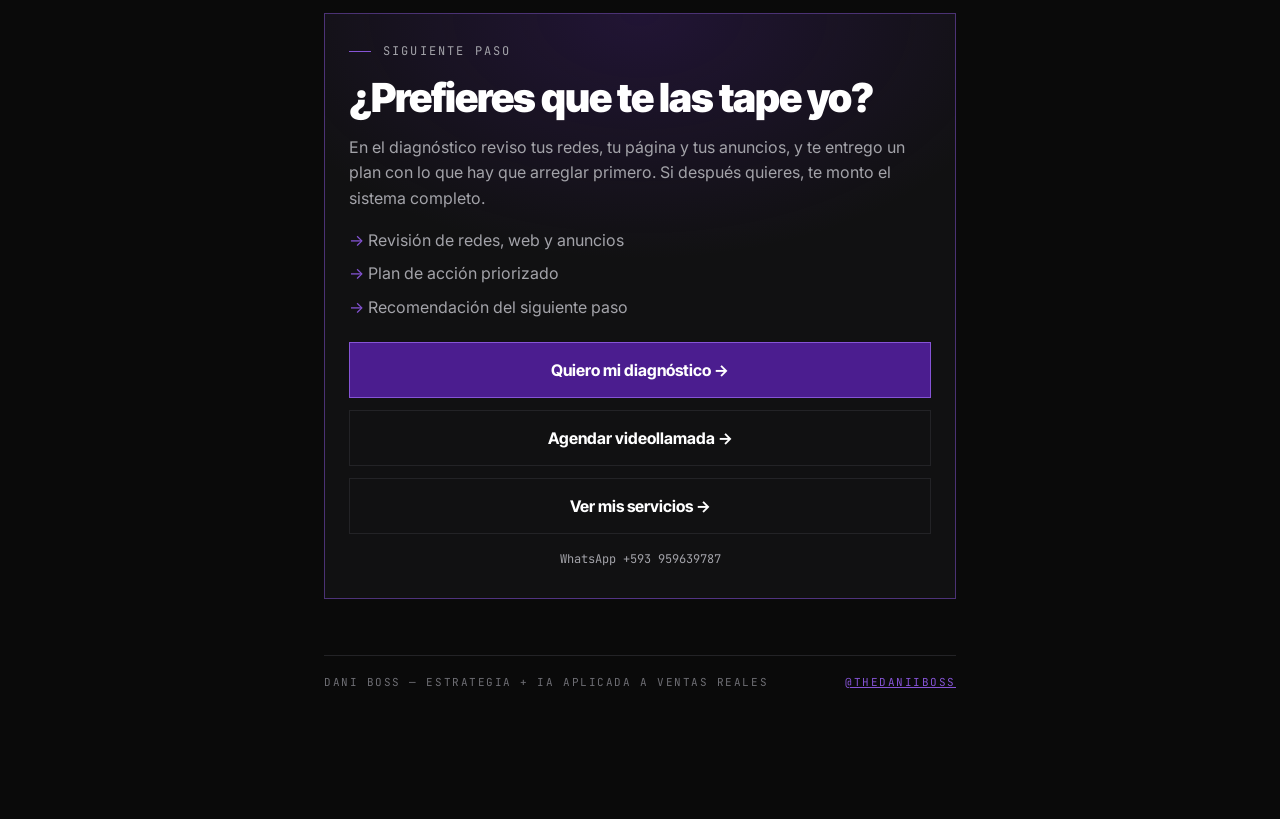
<file: fugas/index.html>
<!DOCTYPE html>
<html lang="es">
<head>
<meta charset="UTF-8">
<meta name="viewport" content="width=device-width, initial-scale=1, viewport-fit=cover">
<meta name="theme-color" content="#0A0A0A">
<title>Plan Anti-Fugas — DANI BOSS</title>
<meta name="description" content="Test gratis: descubre por dónde se te están yendo los clientes y tapa cada fuga con pasos y mensajes listos para copiar.">
<meta property="og:title" content="¿Tu negocio está perdiendo clientes? | DANI BOSS">
<meta property="og:description" content="Haz el test de 5 preguntas y tapa cada fuga paso a paso.">
<meta property="og:image" content="https://daniiboss.com/assets/dani.jpg">
<link rel="icon" type="image/png" href="/assets/favicon.png?v=2">
<link rel="preconnect" href="https://fonts.googleapis.com">
<link rel="preconnect" href="https://fonts.gstatic.com" crossorigin>
<link rel="stylesheet" href="https://fonts.googleapis.com/css2?family=Inter+Tight:wght@700;800;900&family=Inter:wght@400;500;600&family=JetBrains+Mono:wght@400;500&display=swap">
<style>
/* Layout: mobile-first single column; test on top drives the result card and marks which fugas apply; each fuga is a module with checklist + copyable templates; WhatsApp dock at the bottom */
:root{
  --bg:#0A0A0A; --surface:#111112; --fg:#FFFFFF; --muted:#A3A3A9; --dim:#6E6E74;
  --line:#232326; --accent:#8654D6; --accent-deep:#4B1D8F;
  --green:#22C55E; --amber:#F5B83D; --red:#EF4444;
  --display:'Inter Tight','Inter',system-ui,sans-serif;
  --body:'Inter',system-ui,sans-serif;
  --mono:'JetBrains Mono',ui-monospace,Menlo,monospace;
  color-scheme:dark;
}
*{box-sizing:border-box}
html{-webkit-text-size-adjust:100%;scroll-behavior:smooth}
body{background:var(--bg);color:var(--fg);font-family:var(--body);font-size:16px;line-height:1.6;-webkit-font-smoothing:antialiased;overflow-x:hidden}
.wrap{max-width:680px;margin:0 auto;padding:24px 16px 120px;display:grid;gap:40px}
h1,h2,h3{font-family:var(--display);letter-spacing:-.025em;line-height:1.05;margin:0;text-wrap:balance}
p{margin:0}
a{color:inherit}
.micro{font-family:var(--mono);font-size:11px;letter-spacing:.14em;text-transform:uppercase;color:var(--dim)}
.eb{font-family:var(--mono);font-size:12px;letter-spacing:.18em;text-transform:uppercase;color:var(--accent);display:flex;align-items:center;gap:12px}
.eb:before{content:"";width:22px;height:1px;background:var(--accent)}

header{display:grid;gap:20px}
.top{display:flex;justify-content:space-between;align-items:center;padding-bottom:12px;border-bottom:1px solid var(--line)}
.brand{font-family:var(--display);font-weight:900;letter-spacing:.02em;font-size:15px;text-decoration:none}
.brand span{color:var(--accent)}
h1{font-size:clamp(32px,9vw,60px);font-weight:900;line-height:1.02}
h1 em{font-style:normal;color:var(--accent)}
.lead{color:var(--muted);font-size:16px;max-width:36em}

/* test */
.test{border:1px solid rgba(134,84,214,.5);background:var(--surface);display:grid;scroll-margin-top:16px}
.test-head{padding:20px 16px;border-bottom:1px solid var(--line);display:grid;gap:6px}
.test-head h2{font-size:clamp(23px,6.4vw,30px);font-weight:800}
.qs{list-style:none;margin:0;padding:0}
.qs li{padding:16px;display:grid;gap:12px}
.qs li + li{border-top:1px solid var(--line)}
.qs .qt{font-weight:600;font-size:16.5px;line-height:1.4;display:grid;grid-template-columns:32px 1fr;gap:8px}
.qs .qt b{font-family:var(--display);color:var(--accent)}
.yn{display:grid;grid-template-columns:1fr 1fr;gap:10px;padding-left:40px}
.yn button{min-height:48px;font-family:var(--display);font-weight:800;font-size:16px;letter-spacing:.04em;border:1px solid var(--line);background:var(--bg);color:var(--muted);cursor:pointer;-webkit-tap-highlight-color:transparent;transition:background .2s,border-color .2s,color .2s}
.yn button[aria-pressed=true].si{background:var(--accent-deep);border-color:var(--accent);color:var(--fg);box-shadow:0 0 24px rgba(134,84,214,.35)}
.yn button[aria-pressed=true].no{border-color:#3d3d42;color:var(--fg)}
.yn button:focus-visible{outline:1px solid var(--accent);outline-offset:3px}

.result{padding:22px 16px;border-top:1px solid var(--line);display:grid;gap:12px;background:radial-gradient(90% 80% at 0% 0%,color-mix(in srgb,var(--c,var(--accent)) 14%,transparent),transparent 70%)}
.result .score{display:flex;align-items:baseline;gap:12px}
.result .score strong{font-family:var(--display);font-weight:900;font-size:56px;line-height:1;letter-spacing:-.04em;color:var(--c,var(--accent))}
.result .score span{font-family:var(--mono);font-size:12px;letter-spacing:.14em;text-transform:uppercase;color:var(--dim)}
.result h3{font-size:24px;font-weight:800}
.result p{color:var(--muted);font-size:15.5px}
.result .go{justify-self:start;font-family:var(--display);font-weight:700;font-size:15px;color:var(--fg);text-decoration:none;border-bottom:1px solid var(--accent);padding:6px 0}
.result[hidden]{display:none}

.jump{display:flex;gap:8px;overflow-x:auto;scrollbar-width:none;margin:0 -16px;padding:0 16px}
.jump::-webkit-scrollbar{display:none}
.jump a{flex:0 0 auto;text-decoration:none;font-size:14px;padding:10px 14px;border:1px solid var(--line);background:var(--surface);min-height:44px;display:flex;align-items:center;gap:8px}
.jump a b{font-family:var(--display);color:var(--accent)}
.jump a.hit{border-color:var(--red)}
.jump a.hit:after{content:"";width:7px;height:7px;border-radius:50%;background:var(--red)}

.sys{border:1px solid var(--line);background:var(--surface);display:grid;scroll-margin-top:16px}
.sys.hit{border-color:rgba(239,68,68,.5)}
.sys-head{padding:22px 16px 0;display:grid;gap:10px}
.sys-top{display:flex;justify-content:space-between;align-items:center;gap:12px}
.num{font-family:var(--display);font-weight:900;font-size:40px;line-height:1;color:var(--accent);letter-spacing:-.04em}
.flag{display:none;font-family:var(--mono);font-size:11px;letter-spacing:.14em;text-transform:uppercase;color:var(--red);border:1px solid rgba(239,68,68,.45);background:rgba(239,68,68,.08);padding:6px 10px}
.sys.hit .flag{display:inline-block}
h2{font-size:clamp(23px,6.4vw,30px);font-weight:800}
.why{color:var(--muted);font-size:15.5px}
.block{padding:18px 16px 20px;display:grid;gap:12px}
.block + .block{border-top:1px solid var(--line)}
ul.check{list-style:none;margin:0;padding:0;display:grid}
ul.check li + li{border-top:1px solid rgba(35,35,38,.7)}
label.item{display:grid;grid-template-columns:26px 1fr;gap:14px;align-items:start;padding:14px 0;min-height:52px;cursor:pointer;font-size:16px;line-height:1.5;-webkit-tap-highlight-color:transparent}
label.item input{appearance:none;-webkit-appearance:none;width:24px;height:24px;margin:0;border:1px solid #3d3d42;background:var(--bg);cursor:pointer;display:grid;place-items:center;transition:border-color .2s,background .2s}
label.item input:checked{background:var(--accent-deep);border-color:var(--accent)}
label.item input:checked::after{content:"";width:6px;height:11px;border:solid var(--fg);border-width:0 2px 2px 0;transform:rotate(45deg) translate(-1px,-1px)}
label.item input:focus-visible{outline:1px solid var(--accent);outline-offset:3px}
label.item span{min-width:0}
label.item:has(input:checked) span{color:var(--dim);text-decoration:line-through;text-decoration-color:#3d3d42}
.tools{display:flex;flex-wrap:wrap;gap:8px}
.tool{font-size:14px;padding:8px 12px;border:1px solid var(--line);background:var(--bg);line-height:1.3}
.tool small{color:var(--dim);margin-left:6px;font-size:12.5px}
.tip{font-size:15px;color:var(--muted);padding:14px;border-left:2px solid var(--accent);background:rgba(134,84,214,.07)}
.tip b{color:var(--fg)}

.prompt{position:relative;border:1px solid var(--line);background:var(--bg)}
.prompt + .prompt{margin-top:4px}
.prompt-head{display:flex;justify-content:space-between;align-items:center;gap:12px;padding:10px 12px 10px 14px;border-bottom:1px solid var(--line)}
.copy{font-family:var(--mono);font-size:12px;letter-spacing:.12em;text-transform:uppercase;color:var(--fg);background:var(--accent-deep);border:1px solid var(--accent);min-height:40px;padding:0 14px;cursor:pointer;-webkit-tap-highlight-color:transparent;flex:0 0 auto}
.copy.ok{background:transparent;color:var(--accent)}
.prompt pre{margin:0;padding:14px;font-family:var(--mono);font-size:13.5px;line-height:1.6;color:#D6D6DA;white-space:pre-wrap;word-break:break-word}
.prompt pre i{font-style:normal;color:var(--accent)}

.progress{position:sticky;top:env(safe-area-inset-top,0px);z-index:5;margin:0 -16px;padding:12px 16px;background:rgba(10,10,10,.92);-webkit-backdrop-filter:blur(12px);backdrop-filter:blur(12px);border-bottom:1px solid var(--line);display:grid;gap:8px}
.progress .row{display:flex;justify-content:space-between;align-items:center}
.progress .row b{color:var(--fg);font-weight:500}
.bar{height:3px;background:var(--line)}
.bar i{display:block;height:100%;width:0;background:var(--accent);box-shadow:0 0 10px var(--accent);transition:width .4s ease}

.cta{scroll-margin-top:16px;border:1px solid rgba(134,84,214,.5);background:radial-gradient(90% 60% at 50% 0%,rgba(75,29,143,.28),transparent 70%),var(--surface);padding:32px 16px;display:grid;gap:16px}
.cta h2{font-size:clamp(28px,8vw,40px);font-weight:900}
.cta p{color:var(--muted)}
.cta ul{margin:0;padding:0;list-style:none;display:grid;gap:8px;color:var(--muted)}
.cta ul li:before{content:"→ ";color:var(--accent)}
.btns{display:grid;gap:12px;margin-top:6px}
.btn{display:flex;justify-content:center;align-items:center;gap:10px;min-height:56px;padding:0 22px;font-family:var(--display);font-weight:700;font-size:16px;text-decoration:none;border:1px solid var(--accent);background:var(--accent-deep);color:var(--fg);-webkit-tap-highlight-color:transparent;transition:box-shadow .3s}
.btn:hover,.btn:active{box-shadow:0 0 32px rgba(134,84,214,.4)}
.btn.ghost{background:transparent;border-color:var(--line)}
.contact{font-family:var(--mono);font-size:12px;color:var(--dim);text-align:center;user-select:all}
footer{display:grid;gap:10px;padding-top:18px;border-top:1px solid var(--line)}

.dock{position:fixed;left:0;right:0;bottom:0;z-index:10;padding:10px 16px calc(10px + env(safe-area-inset-bottom,0px));background:rgba(10,10,10,.92);-webkit-backdrop-filter:blur(14px);backdrop-filter:blur(14px);border-top:1px solid rgba(134,84,214,.4);display:flex;gap:12px;align-items:center;transition:transform .35s ease}
.dock.hide{transform:translateY(110%)}
.dock p{flex:1;min-width:0;font-family:var(--display);font-weight:700;font-size:14.5px;line-height:1.25}
.dock .btn{min-height:46px;padding:0 18px;font-size:15px;white-space:nowrap}

@media (min-width:700px){
  .wrap{padding:56px 24px 120px;gap:56px}
  .progress,.jump{margin:0}
  .progress{border:1px solid var(--line)}
  .test-head,.qs li,.result{padding-left:24px;padding-right:24px}
  .sys-head{padding:28px 24px 0}
  .block{padding:22px 24px 24px}
  .cta{padding:28px 24px}
  footer{display:flex;justify-content:space-between}
}
@media (prefers-reduced-motion:reduce){*{transition:none!important}html{scroll-behavior:auto}}
</style>
</head>
<body>
<div class="wrap">
  <header>
    <div class="top"><a class="brand" href="/">DANI <span>BOSS</span></a><span class="micro">Guía gratis</span></div>
    <p class="eb">Plan anti-fugas</p>
    <h1>Descubre por dónde se te están <em>yendo los clientes</em> y tápalo</h1>
    <p class="lead">Esta es la guía que te prometí en el carrusel. Primero haz el test, que dura 30 segundos. Después ve directo a tus fugas: cada una trae los pasos y los mensajes listos para copiar. Lo que marques se guarda en este navegador.</p>
  </header>

  <section class="test" id="test" aria-labelledby="t-title">
    <div class="test-head">
      <p class="micro">Test · 5 preguntas</p>
      <h2 id="t-title">¿Tu negocio está perdiendo clientes?</h2>
    </div>
    <ol class="qs">
      <li data-q="1"><p class="qt"><b>01</b><span>¿Tardas más de 1 hora en contestar un mensaje?</span></p><div class="yn"><button type="button" class="si" aria-pressed="false">SÍ</button><button type="button" class="no" aria-pressed="false">NO</button></div></li>
      <li data-q="2"><p class="qt"><b>02</b><span>¿Le escribes una sola vez a la persona que preguntó y no compró?</span></p><div class="yn"><button type="button" class="si" aria-pressed="false">SÍ</button><button type="button" class="no" aria-pressed="false">NO</button></div></li>
      <li data-q="3"><p class="qt"><b>03</b><span>¿Respondes las mismas preguntas muchas veces al día (precio, envío, ubicación)?</span></p><div class="yn"><button type="button" class="si" aria-pressed="false">SÍ</button><button type="button" class="no" aria-pressed="false">NO</button></div></li>
      <li data-q="4"><p class="qt"><b>04</b><span>¿El link de tu bio no lleva directo a comprar o a escribirte?</span></p><div class="yn"><button type="button" class="si" aria-pressed="false">SÍ</button><button type="button" class="no" aria-pressed="false">NO</button></div></li>
      <li data-q="5"><p class="qt"><b>05</b><span>¿No sabes cuántas ventas te trajo tu publicidad este mes?</span></p><div class="yn"><button type="button" class="si" aria-pressed="false">SÍ</button><button type="button" class="no" aria-pressed="false">NO</button></div></li>
    </ol>
    <div class="result" id="result" hidden aria-live="polite">
      <div class="score"><strong id="r-score">0</strong><span>de 5 · tus SÍ</span></div>
      <h3 id="r-title"></h3>
      <p id="r-text"></p>
      <a class="go" id="r-go" href="#f1">Empieza por aquí ↓</a>
    </div>
  </section>

  <div class="progress">
    <div class="row micro"><span>Fugas tapadas</span><span><b id="pct">0</b> / <span id="tot">0</span> pasos</span></div>
    <div class="bar"><i id="bar"></i></div>
  </div>

  <nav class="jump" aria-label="Ir a una fuga">
    <a href="#f1" data-f="1"><b>01</b>Respuesta</a>
    <a href="#f2" data-f="2"><b>02</b>Seguimiento</a>
    <a href="#f3" data-f="3"><b>03</b>Preguntas</a>
    <a href="#f4" data-f="4"><b>04</b>Tu link</a>
    <a href="#f5" data-f="5"><b>05</b>Números</a>
  </nav>

  <article class="sys" id="f1">
    <div class="sys-head">
      <div class="sys-top"><span class="num">01</span><span class="flag">Te pasa</span><span class="micro">Respuesta</span></div>
      <h2>Contestas tarde y el cliente se va con otro</h2>
      <p class="why">Quien te escribe casi siempre le escribe también a 2 o 3 negocios más, y el primero que responde bien se lleva la venta. No necesitas estar pegado al celular: necesitas que nadie se quede sin respuesta.</p>
    </div>
    <div class="block">
      <p class="micro">Paso a paso</p>
      <ul class="check">
        <li><label class="item"><input type="checkbox" id="f1-1"><span>Activa el <b>mensaje de bienvenida</b> y el <b>mensaje de ausencia</b> en WhatsApp Business (Herramientas para la empresa).</span></label></li>
        <li><label class="item"><input type="checkbox" id="f1-2"><span>En Instagram, activa una respuesta automática a los DM nuevos con ManyChat o con las respuestas guardadas.</span></label></li>
        <li><label class="item"><input type="checkbox" id="f1-3"><span>Ponte una meta: responder en menos de 15 minutos en horario de atención.</span></label></li>
        <li><label class="item"><input type="checkbox" id="f1-4"><span>Haz que tu mensaje automático termine con <b>una pregunta</b> que acerque la venta, no solo con un "ya te atendemos".</span></label></li>
      </ul>
    </div>
    <div class="block">
      <div class="prompt">
        <div class="prompt-head"><span class="micro">Mensaje de bienvenida</span><button class="copy" type="button">Copiar</button></div>
        <pre>¡Hola! 👋 Gracias por escribir a <i>[tu negocio]</i>.
Te respondo personalmente en máximo <i>[15 minutos / mañana a las 9:00]</i>.

Para ayudarte más rápido, cuéntame:
1. ¿Qué <i>[producto/servicio]</i> te interesa?
2. ¿A qué ciudad sería el envío?</pre>
      </div>
      <div class="tools"><span class="tool">WhatsApp Business<small>bienvenida + ausencia</small></span><span class="tool">ManyChat<small>Instagram DM</small></span></div>
    </div>
  </article>

  <article class="sys" id="f2">
    <div class="sys-head">
      <div class="sys-top"><span class="num">02</span><span class="flag">Te pasa</span><span class="micro">Seguimiento</span></div>
      <h2>Escribes una vez y te olvidas</h2>
      <p class="why">La mayoría de clientes no te dice que no: dice "lo reviso" y se le olvida. La venta suele estar en el segundo o tercer mensaje, siempre que cada uno aporte algo nuevo.</p>
    </div>
    <div class="block">
      <p class="micro">Paso a paso</p>
      <ul class="check">
        <li><label class="item"><input type="checkbox" id="f2-1"><span>Crea una etiqueta en WhatsApp Business: <b>"Interesado – no compró"</b>.</span></label></li>
        <li><label class="item"><input type="checkbox" id="f2-2"><span>Cada noche, etiqueta a quien preguntó y no cerró.</span></label></li>
        <li><label class="item"><input type="checkbox" id="f2-3"><span>Envía los 3 toques de abajo: día 1, día 3 y día 7.</span></label></li>
        <li><label class="item"><input type="checkbox" id="f2-4"><span>Si compra o te dice que no, quítale la etiqueta y sale de la secuencia.</span></label></li>
      </ul>
    </div>
    <div class="block">
      <div class="prompt">
        <div class="prompt-head"><span class="micro">Toque 1 · Día 1 · aporta valor</span><button class="copy" type="button">Copiar</button></div>
        <pre>¡Hola <i>[nombre]</i>! Te dejo un video corto de cómo funciona <i>[producto]</i> para que lo veas en acción 👇
<i>[link]</i>
Si te queda alguna duda, aquí estoy.</pre>
      </div>
      <div class="prompt">
        <div class="prompt-head"><span class="micro">Toque 2 · Día 3 · prueba</span><button class="copy" type="button">Copiar</button></div>
        <pre><i>[nombre]</i>, esta semana <i>[cliente]</i> lo pidió para <i>[uso]</i> y nos dijo: "<i>[testimonio corto]</i>".
¿Quieres que te separe uno?</pre>
      </div>
      <div class="prompt">
        <div class="prompt-head"><span class="micro">Toque 3 · Día 7 · cierre</span><button class="copy" type="button">Copiar</button></div>
        <pre><i>[nombre]</i>, te escribo una última vez para no molestarte 🙏
¿Lo dejamos para más adelante o te lo envío esta semana?</pre>
      </div>
      <p class="tip"><b>Regla:</b> "¿Pudiste ver mi mensaje?" no cuenta como seguimiento. Cada toque tiene que darle una razón nueva para responder.</p>
    </div>
  </article>

  <article class="sys" id="f3">
    <div class="sys-head">
      <div class="sys-top"><span class="num">03</span><span class="flag">Te pasa</span><span class="micro">Tu tiempo</span></div>
      <h2>Respondes lo mismo 20 veces al día</h2>
      <p class="why">Precio, envío, ubicación, tallas… Si escribes siempre lo mismo a mano, estás haciendo un trabajo que puede hacer una plantilla, y después una IA entrenada con tus respuestas.</p>
    </div>
    <div class="block">
      <p class="micro">Paso a paso</p>
      <ul class="check">
        <li><label class="item"><input type="checkbox" id="f3-1"><span>Durante 2 días, anota cada pregunta que te hacen.</span></label></li>
        <li><label class="item"><input type="checkbox" id="f3-2"><span>Quédate con las 10 más repetidas y escribe tu mejor respuesta para cada una.</span></label></li>
        <li><label class="item"><input type="checkbox" id="f3-3"><span>Guárdalas como respuestas rápidas en WhatsApp Business: <b>/precio</b>, <b>/envio</b>, <b>/ubicacion</b>…</span></label></li>
        <li><label class="item"><input type="checkbox" id="f3-4"><span>Cuando ya funcionen, usa el prompt de abajo para crear tu asistente de IA con esas mismas respuestas.</span></label></li>
      </ul>
    </div>
    <div class="block">
      <div class="prompt">
        <div class="prompt-head"><span class="micro">Prompt · asistente de ventas IA</span><button class="copy" type="button">Copiar</button></div>
        <pre>Eres el asistente de ventas de <i>[tu negocio]</i>, que vende <i>[qué vendes]</i> en <i>[ciudad/país]</i>.

Estas son las preguntas frecuentes con la respuesta oficial:
<i>[pega aquí tus 10 preguntas y respuestas]</i>

Reglas:
1. Responde corto, amable y en el tono de la marca: <i>[cercano / formal]</i>.
2. Usa SOLO la información de arriba. Nunca inventes precios, plazos ni promociones.
3. Termina cada respuesta con una pregunta que acerque la compra.
4. Si no sabes algo o el cliente quiere comprar ya, di: "Te paso con <i>[nombre]</i> para ayudarte personalmente".</pre>
      </div>
      <p class="tip"><b>Ojo:</b> primero las respuestas rápidas, después la IA. Si todavía no tienes claras tus respuestas, la IA va a responder mal y más rápido.</p>
    </div>
  </article>

  <article class="sys" id="f4">
    <div class="sys-head">
      <div class="sys-top"><span class="num">04</span><span class="flag">Te pasa</span><span class="micro">Tu página</span></div>
      <h2>Tu link de la bio confunde en vez de vender</h2>
      <p class="why">Nueve botones, promociones vencidas y un catálogo que pesa 12 MB. Si tu cliente tiene que pensar cómo comprarte, ya lo perdiste. Un link, una acción.</p>
    </div>
    <div class="block">
      <p class="micro">Paso a paso</p>
      <ul class="check">
        <li><label class="item"><input type="checkbox" id="f4-1"><span>Deja <b>un solo link principal</b> en la bio.</span></label></li>
        <li><label class="item"><input type="checkbox" id="f4-2"><span>Que lleve a una página con tu producto o servicio, el precio (o "desde $"), una prueba real y <b>un solo botón</b> a WhatsApp.</span></label></li>
        <li><label class="item"><input type="checkbox" id="f4-3"><span>Usa un link de WhatsApp con el mensaje ya escrito (el de abajo).</span></label></li>
        <li><label class="item"><input type="checkbox" id="f4-4"><span>La prueba de los 10 segundos: abre tu link desde el celular. ¿Se entiende qué vendes y cómo comprar?</span></label></li>
      </ul>
    </div>
    <div class="block">
      <div class="prompt">
        <div class="prompt-head"><span class="micro">Link de WhatsApp con mensaje</span><button class="copy" type="button">Copiar</button></div>
        <pre>https://wa.me/<i>593XXXXXXXXX</i>?text=Hola%2C%20vengo%20de%20Instagram%20y%20quiero%20informaci%C3%B3n</pre>
      </div>
      <p class="tip"><b>Cómo se arma:</b> cambia <span style="color:var(--accent)">593XXXXXXXXX</span> por tu número con código de país, sin el + ni el 0 inicial. Así sabes que el mensaje vino de Instagram.</p>
    </div>
  </article>

  <article class="sys" id="f5">
    <div class="sys-head">
      <div class="sys-top"><span class="num">05</span><span class="flag">Te pasa</span><span class="micro">Tus números</span></div>
      <h2>No sabes qué te trae ventas</h2>
      <p class="why">Si no sabes cuánto te cuesta cada venta, no sabes si estás invirtiendo o regalando plata. No necesitas un dashboard complicado: con una hoja y 10 minutos a la semana basta.</p>
    </div>
    <div class="block">
      <p class="micro">Paso a paso</p>
      <ul class="check">
        <li><label class="item"><input type="checkbox" id="f5-1"><span>Crea una hoja en Google Sheets con las columnas de abajo.</span></label></li>
        <li><label class="item"><input type="checkbox" id="f5-2"><span>A cada cliente nuevo pregúntale: <b>"¿Cómo nos encontraste?"</b></span></label></li>
        <li><label class="item"><input type="checkbox" id="f5-3"><span>Si haces anuncios, instala el Pixel de Meta en tu página.</span></label></li>
        <li><label class="item"><input type="checkbox" id="f5-4"><span>Cada lunes calcula: lo invertido ÷ las ventas = <b>lo que te costó cada venta</b>.</span></label></li>
      </ul>
    </div>
    <div class="block">
      <div class="prompt">
        <div class="prompt-head"><span class="micro">Columnas de tu hoja</span><button class="copy" type="button">Copiar</button></div>
        <pre>Fecha	Nombre	¿De dónde llegó?	¿Qué preguntó?	¿Compró? (Sí/No)	Monto	Notas</pre>
      </div>
      <p class="tip"><b>Ejemplo:</b> invertiste $300 y tuviste 15 ventas, así que cada venta te costó $20. Si ganas $25 por venta, funciona. Si ganas $15, hay que ajustar el anuncio o la oferta.</p>
    </div>
  </article>

  <section class="cta" id="cta">
    <p class="eb">Siguiente paso</p>
    <h2>¿Prefieres que te las tape yo?</h2>
    <p>En el diagnóstico reviso tus redes, tu página y tus anuncios, y te entrego un plan con lo que hay que arreglar primero. Si después quieres, te monto el sistema completo.</p>
    <ul>
      <li>Revisión de redes, web y anuncios</li>
      <li>Plan de acción priorizado</li>
      <li>Recomendación del siguiente paso</li>
    </ul>
    <div class="btns">
      <a class="btn wa" href="https://wa.me/593959639787?text=Hola%20Dani%2C%20hice%20el%20test%20de%20fugas%20y%20quiero%20mi%20diagn%C3%B3stico" target="_blank" rel="noopener noreferrer">Quiero mi diagnóstico →</a>
      <a class="btn ghost" href="https://calendly.com/thedaniiboss/llamada-de-diagnostico-dani-boss" target="_blank" rel="noopener noreferrer">Agendar videollamada →</a>
      <a class="btn ghost" href="/">Ver mis servicios →</a>
    </div>
    <p class="contact">WhatsApp +593 959639787</p>
  </section>

  <footer>
    <span class="micro">Dani Boss — Estrategia + IA aplicada a ventas reales</span>
    <a class="micro" href="https://instagram.com/thedaniiboss" target="_blank" rel="noopener noreferrer" style="color:var(--accent)">@thedaniiboss</a>
  </footer>
</div>

<div class="dock" id="dock">
  <p>¿Te las tapo yo?</p>
  <a class="btn wa" href="https://wa.me/593959639787?text=Hola%20Dani%2C%20hice%20el%20test%20de%20fugas%20y%20quiero%20mi%20diagn%C3%B3stico" target="_blank" rel="noopener noreferrer">WhatsApp →</a>
</div>

<script>
(function(){
  var KEY='fugas-progress', saved={};
  try{saved=JSON.parse(localStorage.getItem(KEY)||'{}')}catch(e){}
  function save(){try{localStorage.setItem(KEY,JSON.stringify(saved))}catch(e){}}
  saved.ans=saved.ans||{};

  // test
  var TIERS=[
    {max:1,c:'var(--green)',t:'Vas bien 👏',x:'Tienes buena base. Revisa la fuga que marcaste y empieza a medir tus números para crecer con datos.'},
    {max:3,c:'var(--amber)',t:'Se te están yendo ventas cada semana',x:'No es falta de clientes: es lo que pasa después del primer mensaje. Tapa tus fugas en orden, empezando por la primera que marcaste.'},
    {max:5,c:'var(--red)',t:'Tu negocio depende 100% de ti 🚨',x:'Si tú paras, el negocio para. Empieza hoy por la primera fuga y, si quieres avanzar más rápido, pide tu diagnóstico.'}
  ];
  var qs=[].slice.call(document.querySelectorAll('.qs li'));
  var result=document.getElementById('result');
  function renderTest(){
    var yes=0, answered=0, first=null;
    qs.forEach(function(li){
      var q=li.dataset.q, a=saved.ans[q];
      li.querySelector('.si').setAttribute('aria-pressed',a==='si');
      li.querySelector('.no').setAttribute('aria-pressed',a==='no');
      if(a)answered++;
      if(a==='si'){yes++; if(!first)first=q;}
      document.getElementById('f'+q).classList.toggle('hit',a==='si');
      document.querySelector('.jump a[data-f="'+q+'"]').classList.toggle('hit',a==='si');
    });
    result.hidden=answered<qs.length;
    if(result.hidden)return;
    var tier=TIERS.filter(function(t){return yes<=t.max})[0];
    result.style.setProperty('--c',tier.c);
    document.getElementById('r-score').textContent=yes;
    document.getElementById('r-title').textContent=tier.t;
    document.getElementById('r-text').textContent=tier.x;
    var go=document.getElementById('r-go');
    go.href='#f'+(first||'5'); go.textContent=first?'Empieza por la fuga '+('0'+first)+' ↓':'Revisa la fuga 05: tus números ↓';
    var msg='Hola Dani, hice el test de fugas y saqué '+yes+'/5. Quiero mi diagnóstico';
    document.querySelectorAll('a.wa').forEach(function(a){a.href='https://wa.me/593959639787?text='+encodeURIComponent(msg)});
  }
  qs.forEach(function(li){
    li.querySelectorAll('button').forEach(function(b){
      b.addEventListener('click',function(){
        saved.ans[li.dataset.q]=b.classList.contains('si')?'si':'no'; save(); renderTest();
        var next=li.nextElementSibling;
        if(next&&!saved.ans[next.dataset.q]&&next.getBoundingClientRect().bottom>innerHeight)next.scrollIntoView({behavior:'smooth',block:'center'});
        else if(!result.hidden&&!next)result.scrollIntoView({behavior:'smooth',block:'nearest'});
      });
    });
  });
  renderTest();

  // checklist
  var boxes=[].slice.call(document.querySelectorAll('input[type=checkbox]'));
  document.getElementById('tot').textContent=boxes.length;
  function update(){
    var done=boxes.filter(function(b){return b.checked}).length;
    document.getElementById('pct').textContent=done;
    document.getElementById('bar').style.width=(done/boxes.length*100)+'%';
  }
  boxes.forEach(function(b){
    b.checked=!!saved[b.id];
    b.addEventListener('change',function(){saved[b.id]=b.checked;save();update();});
  });
  update();

  // copy
  document.querySelectorAll('.copy').forEach(function(btn){
    btn.addEventListener('click',function(){
      var pre=btn.closest('.prompt').querySelector('pre');
      function done(){btn.textContent='Copiado ✓';btn.classList.add('ok');setTimeout(function(){btn.textContent='Copiar';btn.classList.remove('ok')},2000);}
      function fallback(){var r=document.createRange();r.selectNodeContents(pre);var s=getSelection();s.removeAllRanges();s.addRange(r);try{document.execCommand('copy');done();}catch(e){}}
      if(navigator.clipboard){navigator.clipboard.writeText(pre.innerText).then(done,fallback);}else fallback();
    });
  });

  var dock=document.getElementById('dock'), cta=document.getElementById('cta');
  if('IntersectionObserver' in window){new IntersectionObserver(function(e){dock.classList.toggle('hide',e[0].isIntersecting)},{threshold:0.1}).observe(cta);}
})();
</script>
<script src="/assets/js/pixel.js" defer></script>
</body>
</html>
</file>
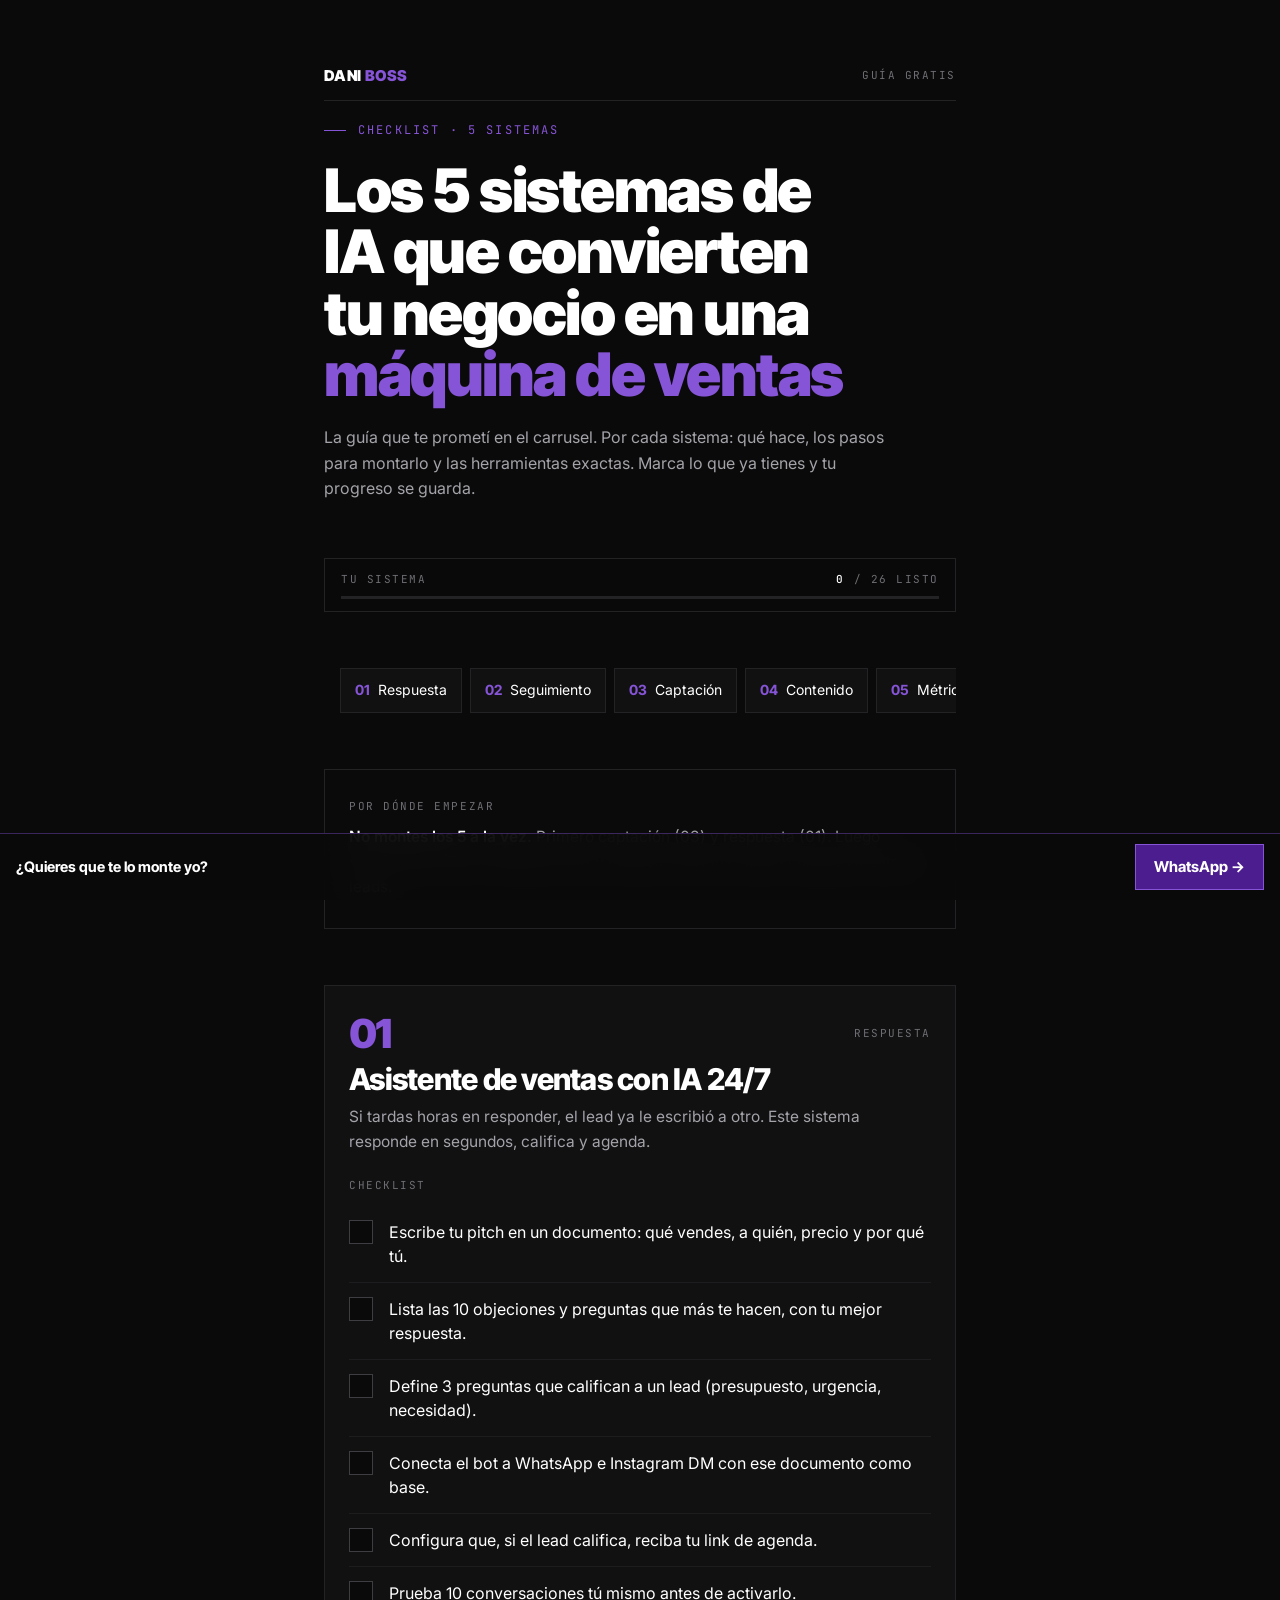
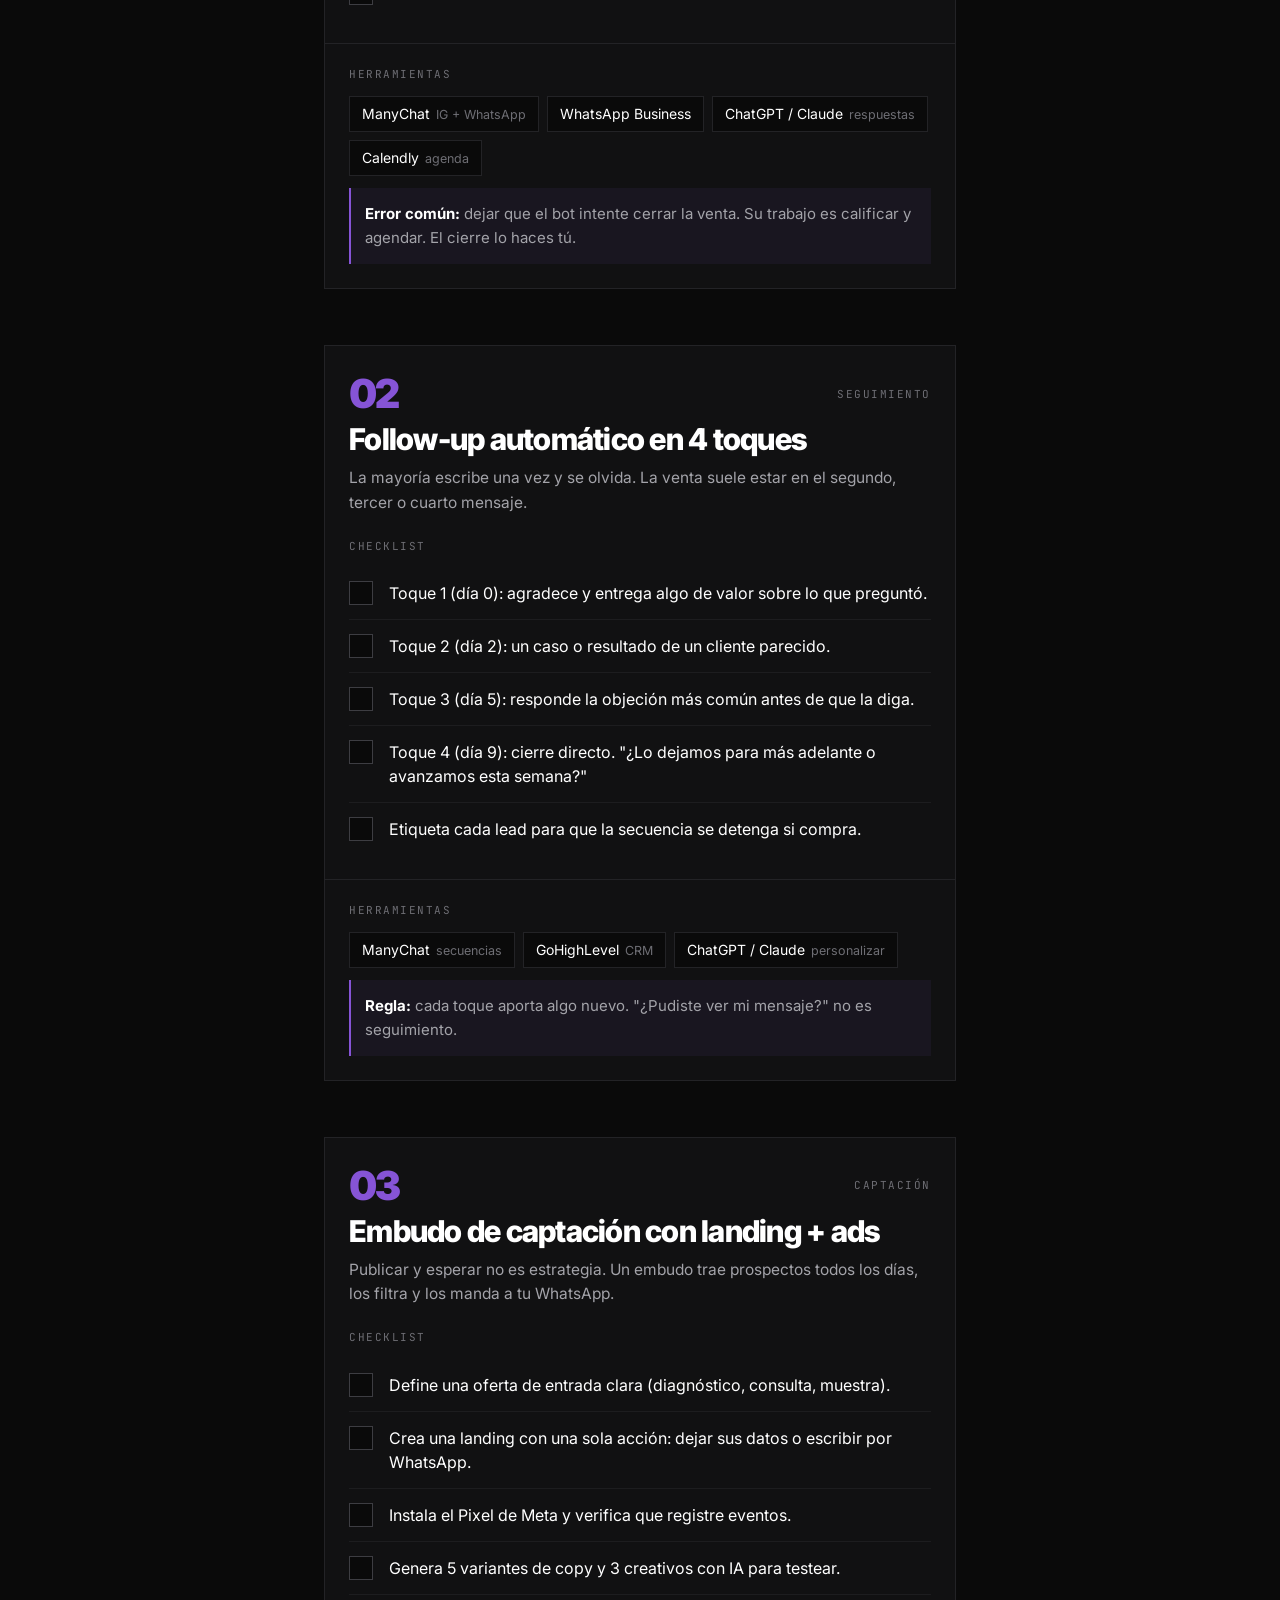
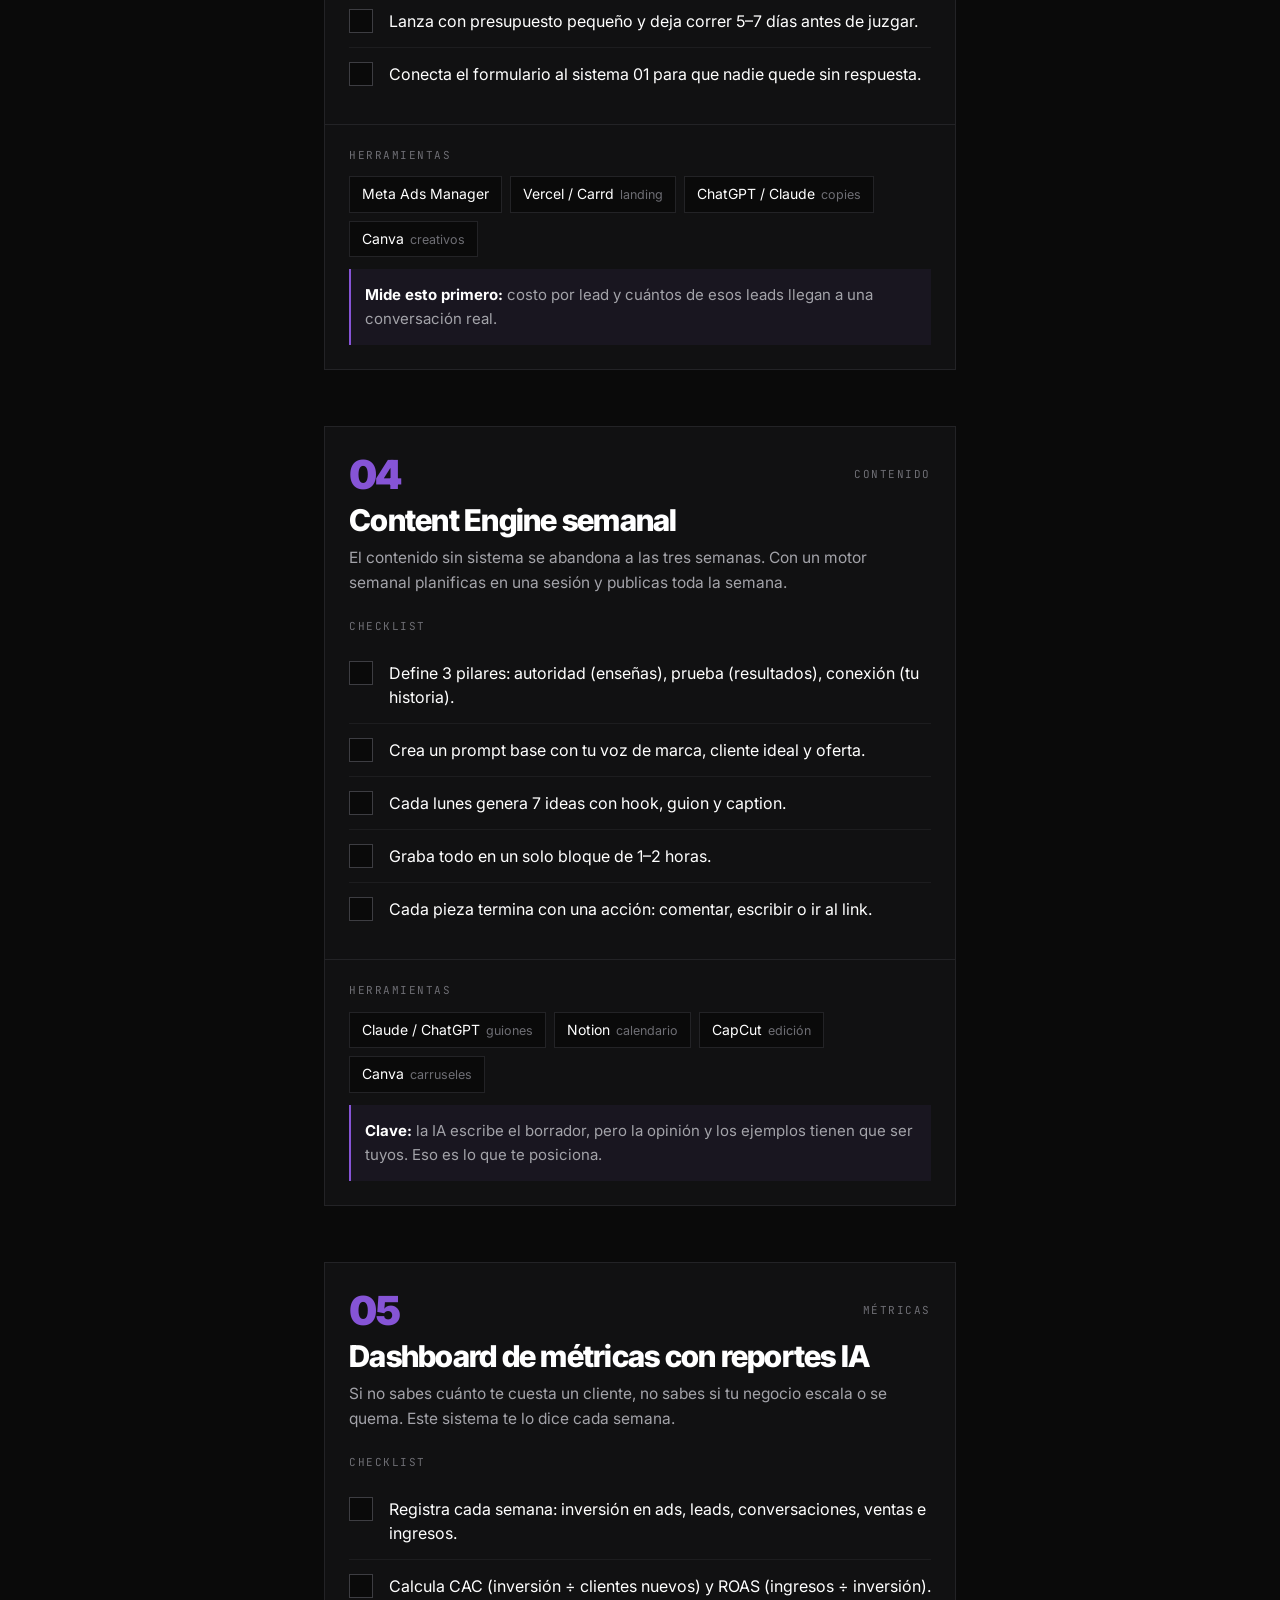
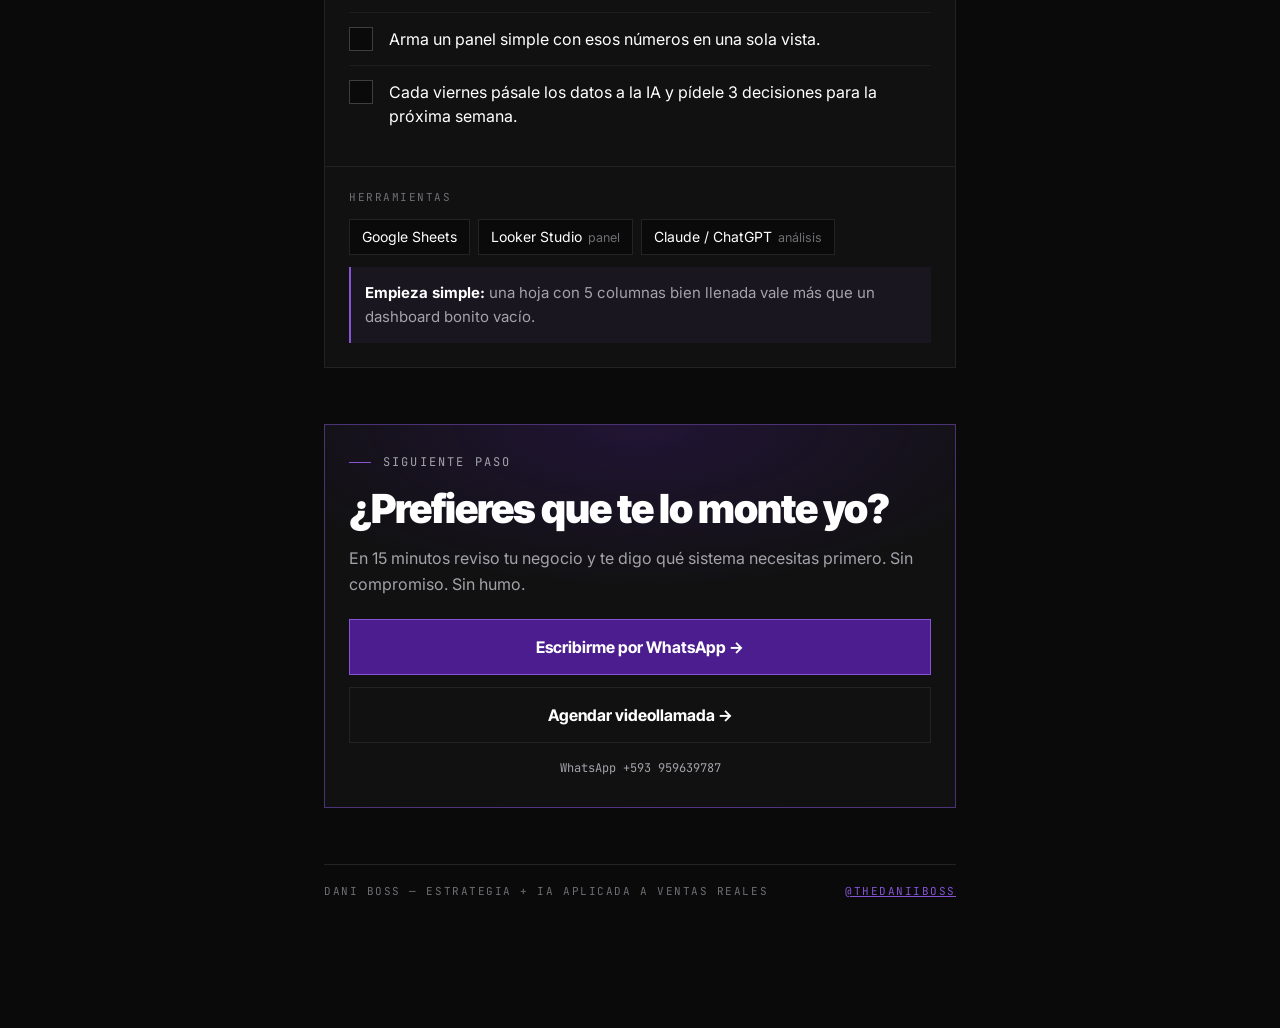
<file: guia/index.html>
<!DOCTYPE html>
<html lang="es">
<head>
<meta charset="UTF-8">
<meta name="viewport" content="width=device-width, initial-scale=1, viewport-fit=cover">
<meta name="theme-color" content="#0A0A0A">
<meta name="description" content="Checklist gratis: los 5 sistemas de IA que convierten tu negocio en una máquina de ventas. Por Dani Boss.">
<meta property="og:title" content="Guía gratis — 5 sistemas de IA | DANI BOSS">
<meta property="og:description" content="Pasos y herramientas exactas para montar cada sistema.">
<link rel="preconnect" href="https://fonts.googleapis.com">
<link rel="preconnect" href="https://fonts.gstatic.com" crossorigin>
<title>Guía 5 Sistemas — DANI BOSS</title>
<link rel="stylesheet" href="https://fonts.googleapis.com/css2?family=Inter+Tight:wght@700;800;900&family=Inter:wght@400;500;600&family=JetBrains+Mono:wght@400;500&display=swap">
<style>
/* Layout: mobile-first single column; each system is a module with checklist + tools; sticky progress on top, WhatsApp dock at the bottom */
:root{
  --bg:#0A0A0A; --surface:#111112; --fg:#FFFFFF; --muted:#A3A3A9; --dim:#6E6E74;
  --line:#232326; --accent:#8654D6; --accent-deep:#4B1D8F;
  --display:'Inter Tight','Inter',system-ui,sans-serif;
  --body:'Inter',system-ui,sans-serif;
  --mono:'JetBrains Mono',ui-monospace,Menlo,monospace;
  color-scheme:dark;
}
*{box-sizing:border-box}
html{-webkit-text-size-adjust:100%;scroll-behavior:smooth}
body{background:var(--bg);color:var(--fg);font-family:var(--body);font-size:16px;line-height:1.6;-webkit-font-smoothing:antialiased;overflow-x:hidden}
.wrap{max-width:680px;margin:0 auto;padding:24px 16px 120px;display:grid;gap:40px}
h1,h2,h3{font-family:var(--display);letter-spacing:-.025em;line-height:1.05;margin:0;text-wrap:balance}
p{margin:0}
a{color:inherit}
.micro{font-family:var(--mono);font-size:11px;letter-spacing:.14em;text-transform:uppercase;color:var(--dim)}
.eb{font-family:var(--mono);font-size:12px;letter-spacing:.18em;text-transform:uppercase;color:var(--accent);display:flex;align-items:center;gap:12px}
.eb:before{content:"";width:22px;height:1px;background:var(--accent)}

header{display:grid;gap:20px}
.top{display:flex;justify-content:space-between;align-items:center;padding-bottom:12px;border-bottom:1px solid var(--line)}
.brand{font-family:var(--display);font-weight:900;letter-spacing:.02em;font-size:15px}
.brand span{color:var(--accent)}
h1{font-size:clamp(32px,9vw,60px);font-weight:900;line-height:1.02}
h1 em{font-style:normal;color:var(--accent)}
.lead{color:var(--muted);font-size:16px;max-width:36em}

.progress{position:sticky;top:env(safe-area-inset-top,0px);z-index:5;margin:0 -16px;padding:12px 16px;background:rgba(10,10,10,.92);-webkit-backdrop-filter:blur(12px);backdrop-filter:blur(12px);border-bottom:1px solid var(--line);display:grid;gap:8px}
.progress .row{display:flex;justify-content:space-between;align-items:center}
.progress .row b{color:var(--fg);font-weight:500}
.bar{height:3px;background:var(--line)}
.bar i{display:block;height:100%;width:0;background:var(--accent);box-shadow:0 0 10px var(--accent);transition:width .4s ease}

.jump{display:flex;gap:8px;overflow-x:auto;scrollbar-width:none;margin:0 -16px;padding:0 16px}
.jump::-webkit-scrollbar{display:none}
.jump a{flex:0 0 auto;text-decoration:none;font-size:14px;padding:10px 14px;border:1px solid var(--line);background:var(--surface);min-height:44px;display:flex;align-items:center;gap:8px}
.jump a b{font-family:var(--display);color:var(--accent)}

.howto{display:grid;gap:10px;color:var(--muted);font-size:15.5px;padding:18px 16px;border:1px solid var(--line)}
.howto b{color:var(--fg);font-weight:600}

.sys{border:1px solid var(--line);background:var(--surface);display:grid;scroll-margin-top:72px}
.sys-head{padding:22px 16px 0;display:grid;gap:10px}
.sys-top{display:flex;justify-content:space-between;align-items:center}
.num{font-family:var(--display);font-weight:900;font-size:40px;line-height:1;color:var(--accent);letter-spacing:-.04em}
h2{font-size:clamp(23px,6.4vw,30px);font-weight:800}
.why{color:var(--muted);font-size:15.5px}
.block{padding:18px 16px 20px;display:grid;gap:12px}
.block + .block{border-top:1px solid var(--line)}
ul{list-style:none;margin:0;padding:0;display:grid}
li + li{border-top:1px solid rgba(35,35,38,.7)}
label.item{display:grid;grid-template-columns:26px 1fr;gap:14px;align-items:start;padding:14px 0;min-height:52px;cursor:pointer;font-size:16px;line-height:1.5;-webkit-tap-highlight-color:transparent}
label.item input{appearance:none;-webkit-appearance:none;width:24px;height:24px;margin:0;border:1px solid #3d3d42;background:var(--bg);cursor:pointer;display:grid;place-items:center;transition:border-color .2s,background .2s}
label.item input:checked{background:var(--accent-deep);border-color:var(--accent)}
label.item input:checked::after{content:"";width:6px;height:11px;border:solid var(--fg);border-width:0 2px 2px 0;transform:rotate(45deg) translate(-1px,-1px)}
label.item input:focus-visible{outline:1px solid var(--accent);outline-offset:3px}
label.item span{min-width:0}
label.item:has(input:checked) span{color:var(--dim);text-decoration:line-through;text-decoration-color:#3d3d42}
.tools{display:flex;flex-wrap:wrap;gap:8px}
.tool{font-size:14px;padding:8px 12px;border:1px solid var(--line);background:var(--bg);line-height:1.3}
.tool small{color:var(--dim);margin-left:6px;font-size:12.5px}
.tip{font-size:15px;color:var(--muted);padding:14px;border-left:2px solid var(--accent);background:rgba(134,84,214,.07)}
.tip b{color:var(--fg)}

.cta{scroll-margin-top:72px;border:1px solid rgba(134,84,214,.5);background:radial-gradient(90% 60% at 50% 0%,rgba(75,29,143,.28),transparent 70%),var(--surface);padding:32px 16px;display:grid;gap:16px}
.cta h2{font-size:clamp(28px,8vw,40px);font-weight:900}
.cta p{color:var(--muted)}
.btns{display:grid;gap:12px;margin-top:6px}
.btn{display:flex;justify-content:center;align-items:center;gap:10px;min-height:56px;padding:0 22px;font-family:var(--display);font-weight:700;font-size:16px;text-decoration:none;border:1px solid var(--accent);background:var(--accent-deep);color:var(--fg);-webkit-tap-highlight-color:transparent;transition:box-shadow .3s}
.btn:hover,.btn:active{box-shadow:0 0 32px rgba(134,84,214,.4)}
.btn.ghost{background:transparent;border-color:var(--line)}
.contact{font-family:var(--mono);font-size:12px;color:var(--dim);text-align:center;user-select:all}
footer{display:grid;gap:10px;padding-top:18px;border-top:1px solid var(--line)}

.dock{position:fixed;left:0;right:0;bottom:0;z-index:10;padding:10px 16px calc(10px + env(safe-area-inset-bottom,0px));background:rgba(10,10,10,.92);-webkit-backdrop-filter:blur(14px);backdrop-filter:blur(14px);border-top:1px solid rgba(134,84,214,.4);display:flex;gap:12px;align-items:center;transition:transform .35s ease}
.dock.hide{transform:translateY(110%)}
.dock p{flex:1;min-width:0;font-family:var(--display);font-weight:700;font-size:14.5px;line-height:1.25}
.dock .btn{min-height:46px;padding:0 18px;font-size:15px;white-space:nowrap}

@media (min-width:700px){
  .wrap{padding:56px 24px 120px;gap:56px}
  .progress,.jump{margin:0;}
  .progress{border:1px solid var(--line)}
  .sys-head{padding:28px 24px 0}
  .block{padding:22px 24px 24px}
  .howto,.cta{padding:28px 24px}
  footer{display:flex;justify-content:space-between}
}
@media (prefers-reduced-motion:reduce){*{transition:none!important}html{scroll-behavior:auto}}
</style>

</head>
<body>
<div class="wrap">
  <header>
    <div class="top"><span class="brand">DANI <span>BOSS</span></span><span class="micro">Guía gratis</span></div>
    <p class="eb">Checklist · 5 sistemas</p>
    <h1>Los 5 sistemas de IA que convierten tu negocio en una <em>máquina de ventas</em></h1>
    <p class="lead">La guía que te prometí en el carrusel. Por cada sistema: qué hace, los pasos para montarlo y las herramientas exactas. Marca lo que ya tienes y tu progreso se guarda.</p>
  </header>

  <div class="progress">
    <div class="row micro"><span>Tu sistema</span><span><b id="pct">0</b> / <span id="tot">0</span> listo</span></div>
    <div class="bar"><i id="bar"></i></div>
  </div>

  <nav class="jump" aria-label="Ir a un sistema">
    <a href="#s1"><b>01</b>Respuesta</a>
    <a href="#s2"><b>02</b>Seguimiento</a>
    <a href="#s3"><b>03</b>Captación</a>
    <a href="#s4"><b>04</b>Contenido</a>
    <a href="#s5"><b>05</b>Métricas</a>
  </nav>

  <section class="howto">
    <p class="micro">Por dónde empezar</p>
    <p><b>No montes los 5 a la vez.</b> Primero captación (03) y respuesta (01). Luego seguimiento (02). Contenido (04) y métricas (05) los sumas cuando ya entran leads.</p>
  </section>

  <article class="sys" id="s1">
    <div class="sys-head">
      <div class="sys-top"><span class="num">01</span><span class="micro">Respuesta</span></div>
      <h2>Asistente de ventas con IA 24/7</h2>
      <p class="why">Si tardas horas en responder, el lead ya le escribió a otro. Este sistema responde en segundos, califica y agenda.</p>
    </div>
    <div class="block">
      <p class="micro">Checklist</p>
      <ul>
        <li><label class="item"><input type="checkbox" id="c1-1"><span>Escribe tu pitch en un documento: qué vendes, a quién, precio y por qué tú.</span></label></li>
        <li><label class="item"><input type="checkbox" id="c1-2"><span>Lista las 10 objeciones y preguntas que más te hacen, con tu mejor respuesta.</span></label></li>
        <li><label class="item"><input type="checkbox" id="c1-3"><span>Define 3 preguntas que califican a un lead (presupuesto, urgencia, necesidad).</span></label></li>
        <li><label class="item"><input type="checkbox" id="c1-4"><span>Conecta el bot a WhatsApp e Instagram DM con ese documento como base.</span></label></li>
        <li><label class="item"><input type="checkbox" id="c1-5"><span>Configura que, si el lead califica, reciba tu link de agenda.</span></label></li>
        <li><label class="item"><input type="checkbox" id="c1-6"><span>Prueba 10 conversaciones tú mismo antes de activarlo.</span></label></li>
      </ul>
    </div>
    <div class="block">
      <p class="micro">Herramientas</p>
      <div class="tools"><span class="tool">ManyChat<small>IG + WhatsApp</small></span><span class="tool">WhatsApp Business</span><span class="tool">ChatGPT / Claude<small>respuestas</small></span><span class="tool">Calendly<small>agenda</small></span></div>
      <p class="tip"><b>Error común:</b> dejar que el bot intente cerrar la venta. Su trabajo es calificar y agendar. El cierre lo haces tú.</p>
    </div>
  </article>

  <article class="sys" id="s2">
    <div class="sys-head">
      <div class="sys-top"><span class="num">02</span><span class="micro">Seguimiento</span></div>
      <h2>Follow-up automático en 4 toques</h2>
      <p class="why">La mayoría escribe una vez y se olvida. La venta suele estar en el segundo, tercer o cuarto mensaje.</p>
    </div>
    <div class="block">
      <p class="micro">Checklist</p>
      <ul>
        <li><label class="item"><input type="checkbox" id="c2-1"><span>Toque 1 (día 0): agradece y entrega algo de valor sobre lo que preguntó.</span></label></li>
        <li><label class="item"><input type="checkbox" id="c2-2"><span>Toque 2 (día 2): un caso o resultado de un cliente parecido.</span></label></li>
        <li><label class="item"><input type="checkbox" id="c2-3"><span>Toque 3 (día 5): responde la objeción más común antes de que la diga.</span></label></li>
        <li><label class="item"><input type="checkbox" id="c2-4"><span>Toque 4 (día 9): cierre directo. "¿Lo dejamos para más adelante o avanzamos esta semana?"</span></label></li>
        <li><label class="item"><input type="checkbox" id="c2-5"><span>Etiqueta cada lead para que la secuencia se detenga si compra.</span></label></li>
      </ul>
    </div>
    <div class="block">
      <p class="micro">Herramientas</p>
      <div class="tools"><span class="tool">ManyChat<small>secuencias</small></span><span class="tool">GoHighLevel<small>CRM</small></span><span class="tool">ChatGPT / Claude<small>personalizar</small></span></div>
      <p class="tip"><b>Regla:</b> cada toque aporta algo nuevo. "¿Pudiste ver mi mensaje?" no es seguimiento.</p>
    </div>
  </article>

  <article class="sys" id="s3">
    <div class="sys-head">
      <div class="sys-top"><span class="num">03</span><span class="micro">Captación</span></div>
      <h2>Embudo de captación con landing + ads</h2>
      <p class="why">Publicar y esperar no es estrategia. Un embudo trae prospectos todos los días, los filtra y los manda a tu WhatsApp.</p>
    </div>
    <div class="block">
      <p class="micro">Checklist</p>
      <ul>
        <li><label class="item"><input type="checkbox" id="c3-1"><span>Define una oferta de entrada clara (diagnóstico, consulta, muestra).</span></label></li>
        <li><label class="item"><input type="checkbox" id="c3-2"><span>Crea una landing con una sola acción: dejar sus datos o escribir por WhatsApp.</span></label></li>
        <li><label class="item"><input type="checkbox" id="c3-3"><span>Instala el Pixel de Meta y verifica que registre eventos.</span></label></li>
        <li><label class="item"><input type="checkbox" id="c3-4"><span>Genera 5 variantes de copy y 3 creativos con IA para testear.</span></label></li>
        <li><label class="item"><input type="checkbox" id="c3-5"><span>Lanza con presupuesto pequeño y deja correr 5–7 días antes de juzgar.</span></label></li>
        <li><label class="item"><input type="checkbox" id="c3-6"><span>Conecta el formulario al sistema 01 para que nadie quede sin respuesta.</span></label></li>
      </ul>
    </div>
    <div class="block">
      <p class="micro">Herramientas</p>
      <div class="tools"><span class="tool">Meta Ads Manager</span><span class="tool">Vercel / Carrd<small>landing</small></span><span class="tool">ChatGPT / Claude<small>copies</small></span><span class="tool">Canva<small>creativos</small></span></div>
      <p class="tip"><b>Mide esto primero:</b> costo por lead y cuántos de esos leads llegan a una conversación real.</p>
    </div>
  </article>

  <article class="sys" id="s4">
    <div class="sys-head">
      <div class="sys-top"><span class="num">04</span><span class="micro">Contenido</span></div>
      <h2>Content Engine semanal</h2>
      <p class="why">El contenido sin sistema se abandona a las tres semanas. Con un motor semanal planificas en una sesión y publicas toda la semana.</p>
    </div>
    <div class="block">
      <p class="micro">Checklist</p>
      <ul>
        <li><label class="item"><input type="checkbox" id="c4-1"><span>Define 3 pilares: autoridad (enseñas), prueba (resultados), conexión (tu historia).</span></label></li>
        <li><label class="item"><input type="checkbox" id="c4-2"><span>Crea un prompt base con tu voz de marca, cliente ideal y oferta.</span></label></li>
        <li><label class="item"><input type="checkbox" id="c4-3"><span>Cada lunes genera 7 ideas con hook, guion y caption.</span></label></li>
        <li><label class="item"><input type="checkbox" id="c4-4"><span>Graba todo en un solo bloque de 1–2 horas.</span></label></li>
        <li><label class="item"><input type="checkbox" id="c4-5"><span>Cada pieza termina con una acción: comentar, escribir o ir al link.</span></label></li>
      </ul>
    </div>
    <div class="block">
      <p class="micro">Herramientas</p>
      <div class="tools"><span class="tool">Claude / ChatGPT<small>guiones</small></span><span class="tool">Notion<small>calendario</small></span><span class="tool">CapCut<small>edición</small></span><span class="tool">Canva<small>carruseles</small></span></div>
      <p class="tip"><b>Clave:</b> la IA escribe el borrador, pero la opinión y los ejemplos tienen que ser tuyos. Eso es lo que te posiciona.</p>
    </div>
  </article>

  <article class="sys" id="s5">
    <div class="sys-head">
      <div class="sys-top"><span class="num">05</span><span class="micro">Métricas</span></div>
      <h2>Dashboard de métricas con reportes IA</h2>
      <p class="why">Si no sabes cuánto te cuesta un cliente, no sabes si tu negocio escala o se quema. Este sistema te lo dice cada semana.</p>
    </div>
    <div class="block">
      <p class="micro">Checklist</p>
      <ul>
        <li><label class="item"><input type="checkbox" id="c5-1"><span>Registra cada semana: inversión en ads, leads, conversaciones, ventas e ingresos.</span></label></li>
        <li><label class="item"><input type="checkbox" id="c5-2"><span>Calcula CAC (inversión ÷ clientes nuevos) y ROAS (ingresos ÷ inversión).</span></label></li>
        <li><label class="item"><input type="checkbox" id="c5-3"><span>Arma un panel simple con esos números en una sola vista.</span></label></li>
        <li><label class="item"><input type="checkbox" id="c5-4"><span>Cada viernes pásale los datos a la IA y pídele 3 decisiones para la próxima semana.</span></label></li>
      </ul>
    </div>
    <div class="block">
      <p class="micro">Herramientas</p>
      <div class="tools"><span class="tool">Google Sheets</span><span class="tool">Looker Studio<small>panel</small></span><span class="tool">Claude / ChatGPT<small>análisis</small></span></div>
      <p class="tip"><b>Empieza simple:</b> una hoja con 5 columnas bien llenada vale más que un dashboard bonito vacío.</p>
    </div>
  </article>

  <section class="cta" id="cta">
    <p class="eb">Siguiente paso</p>
    <h2>¿Prefieres que te lo monte yo?</h2>
    <p>En 15 minutos reviso tu negocio y te digo qué sistema necesitas primero. Sin compromiso. Sin humo.</p>
    <div class="btns">
      <a class="btn" href="https://wa.me/593959639787?text=Hola%20Dani%2C%20vi%20la%20gu%C3%ADa%20de%20los%205%20sistemas%20y%20quiero%20mi%20diagn%C3%B3stico" target="_blank" rel="noopener noreferrer">Escribirme por WhatsApp →</a>
      <a class="btn ghost" href="https://calendly.com/thedaniiboss/llamada-de-diagnostico-dani-boss" target="_blank" rel="noopener noreferrer">Agendar videollamada →</a>
    </div>
    <p class="contact">WhatsApp +593 959639787</p>
  </section>

  <footer>
    <span class="micro">Dani Boss — Estrategia + IA aplicada a ventas reales</span>
    <a class="micro" href="https://instagram.com/thedaniiboss" target="_blank" rel="noopener noreferrer" style="color:var(--accent)">@thedaniiboss</a>
  </footer>
</div>

<div class="dock" id="dock">
  <p>¿Quieres que te lo monte yo?</p>
  <a class="btn" href="https://wa.me/593959639787?text=Hola%20Dani%2C%20vi%20la%20gu%C3%ADa%20de%20los%205%20sistemas%20y%20quiero%20mi%20diagn%C3%B3stico" target="_blank" rel="noopener noreferrer">WhatsApp →</a>
</div>

<script>
(function(){
  var boxes=[].slice.call(document.querySelectorAll('input[type=checkbox]'));
  var KEY='guia5-progress', saved={};
  try{saved=JSON.parse(localStorage.getItem(KEY)||'{}')}catch(e){}
  document.getElementById('tot').textContent=boxes.length;
  function update(){
    var done=boxes.filter(function(b){return b.checked}).length;
    document.getElementById('pct').textContent=done;
    document.getElementById('bar').style.width=(done/boxes.length*100)+'%';
  }
  boxes.forEach(function(b){
    b.checked=!!saved[b.id];
    b.addEventListener('change',function(){
      saved[b.id]=b.checked;
      try{localStorage.setItem(KEY,JSON.stringify(saved))}catch(e){}
      update();
    });
  });
  update();
  var dock=document.getElementById('dock'), cta=document.getElementById('cta');
  if('IntersectionObserver' in window){
    new IntersectionObserver(function(e){dock.classList.toggle('hide',e[0].isIntersecting)},{threshold:0.1}).observe(cta);
  }
})();
</script>
<script src="/assets/js/pixel.js" defer></script>
</body>
</html>
</file>
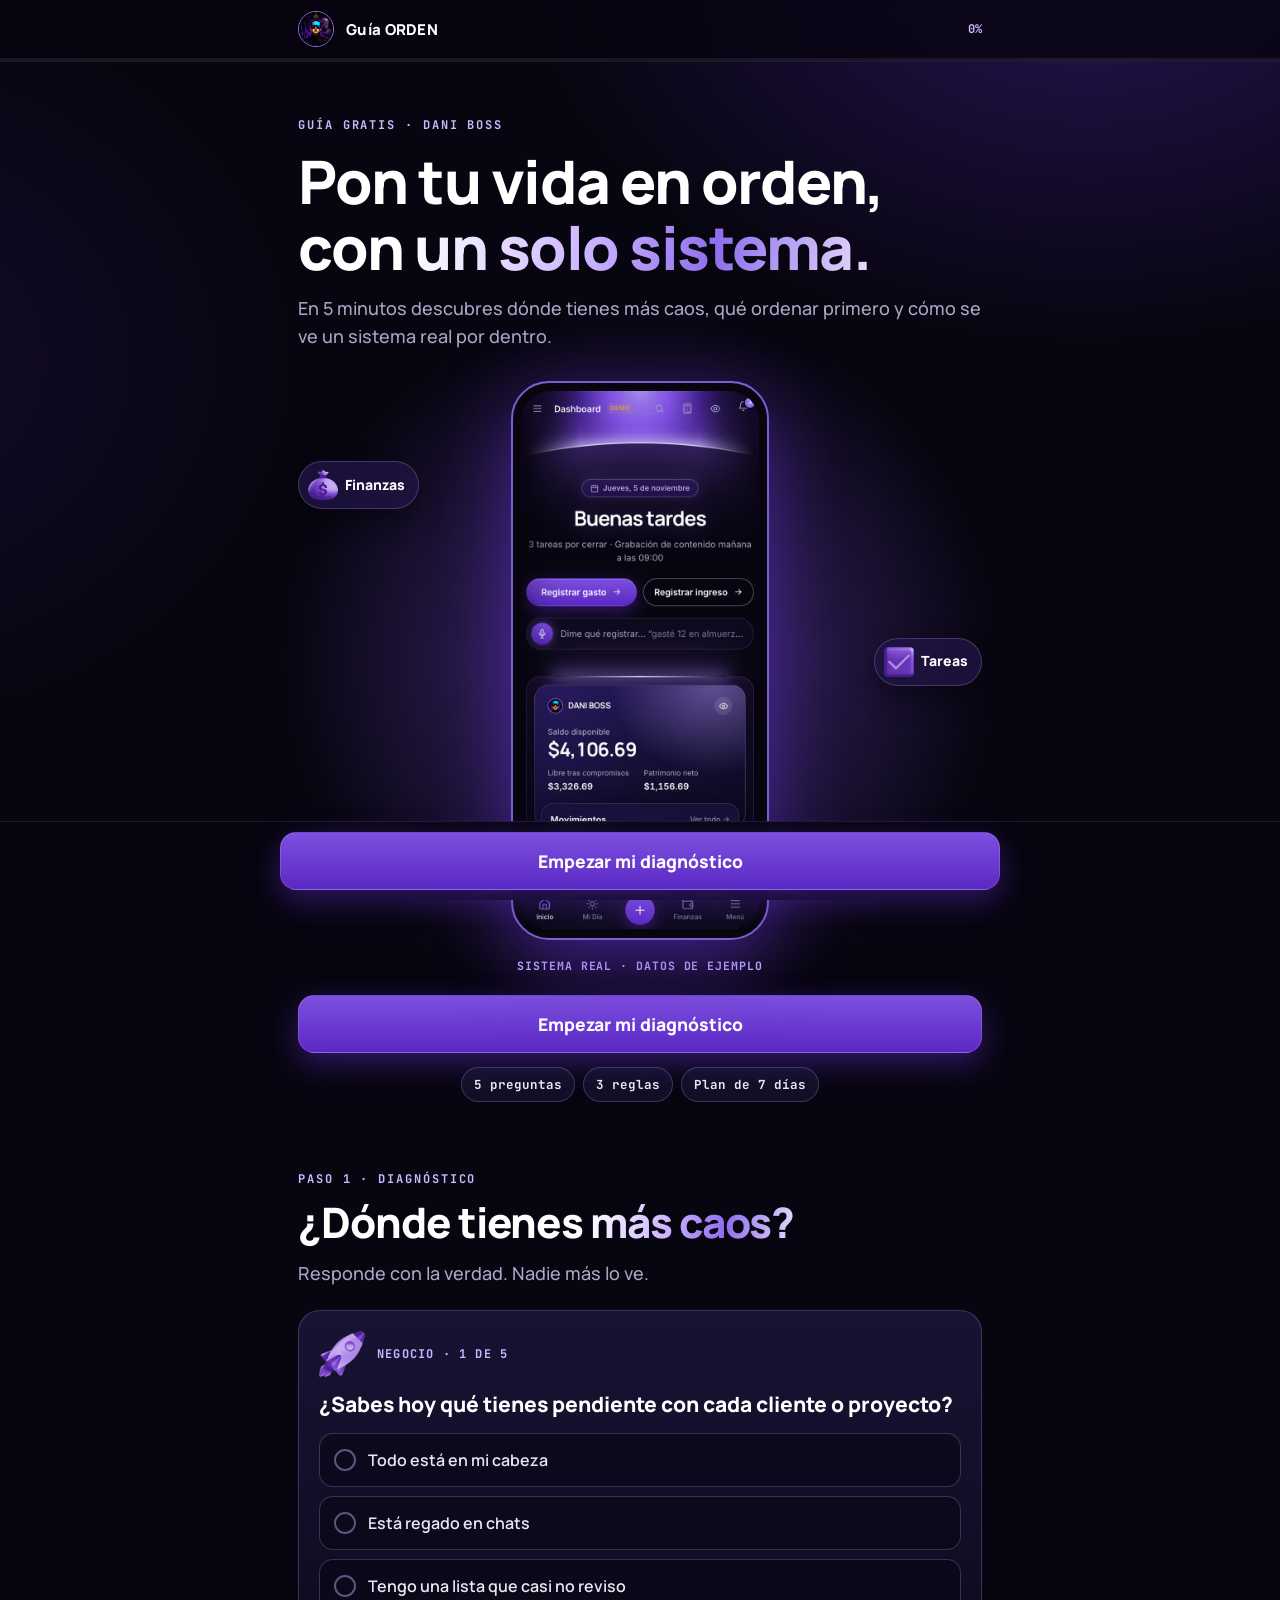
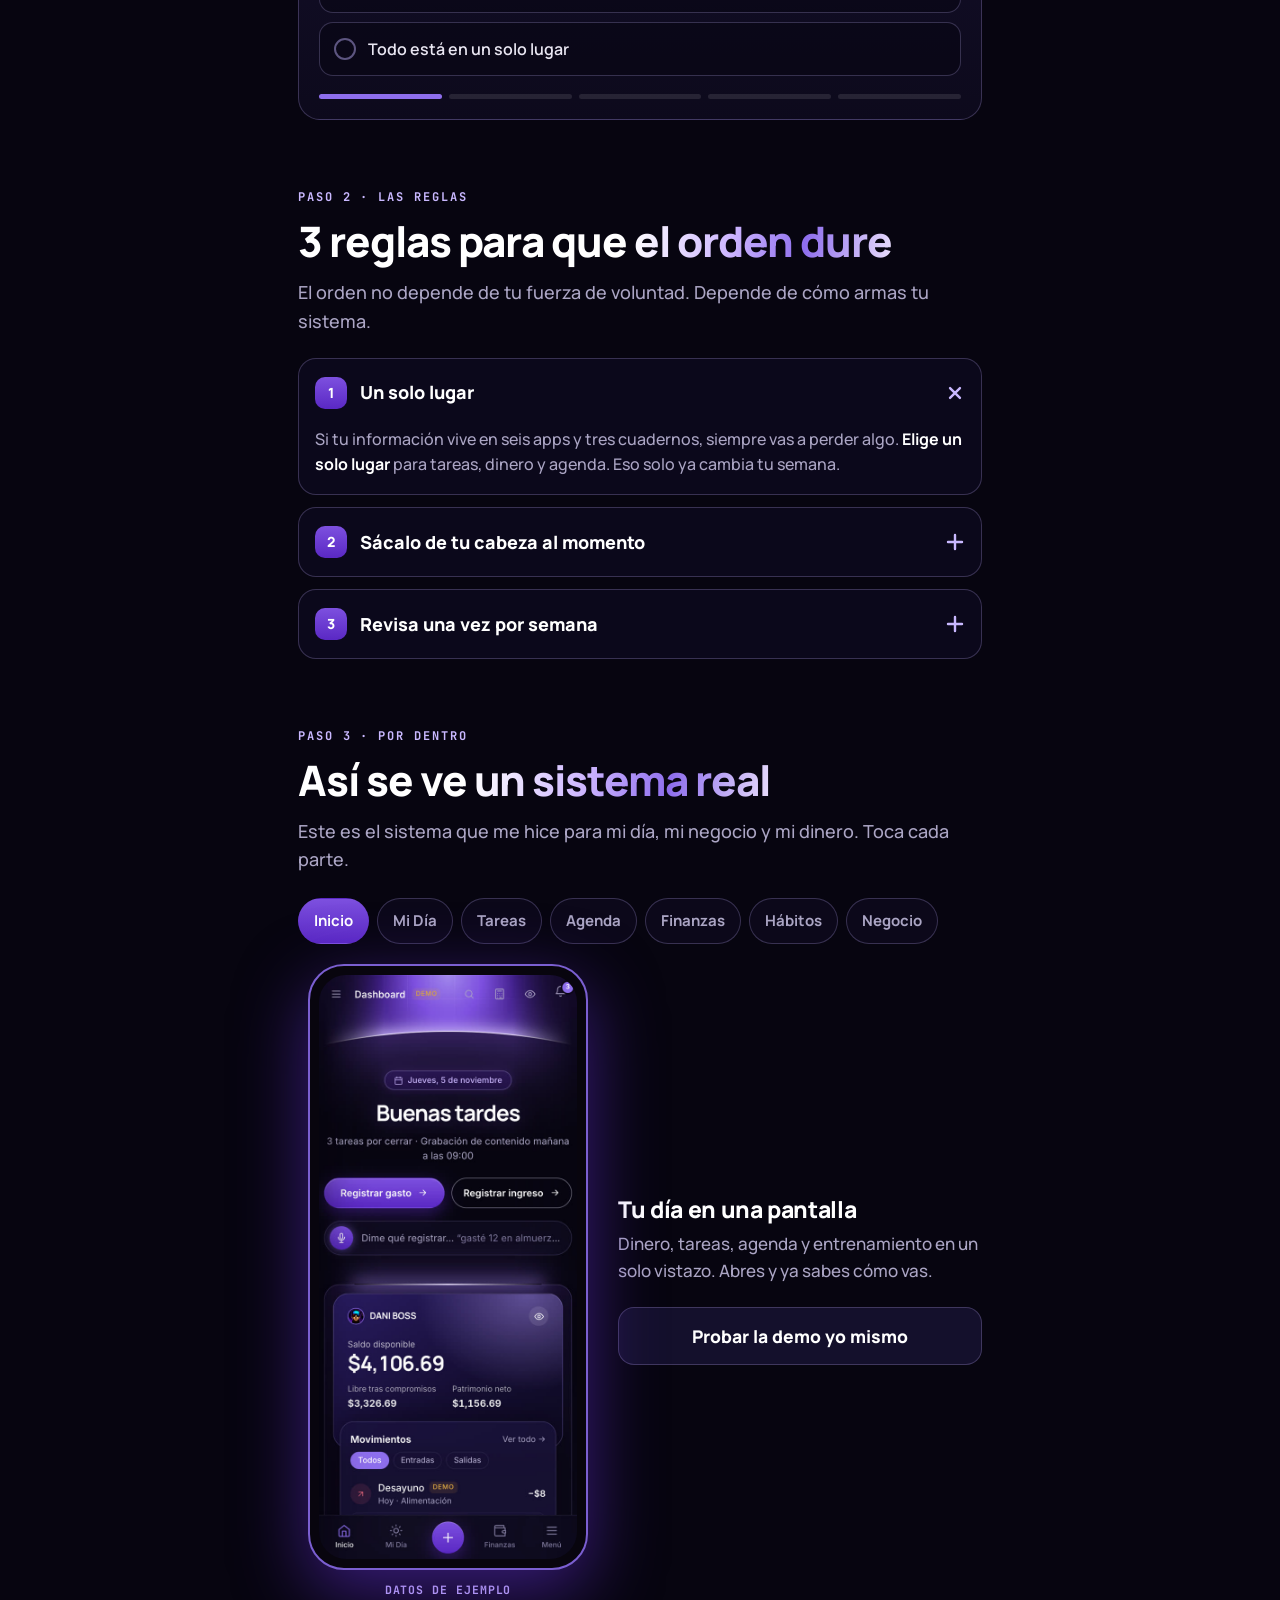
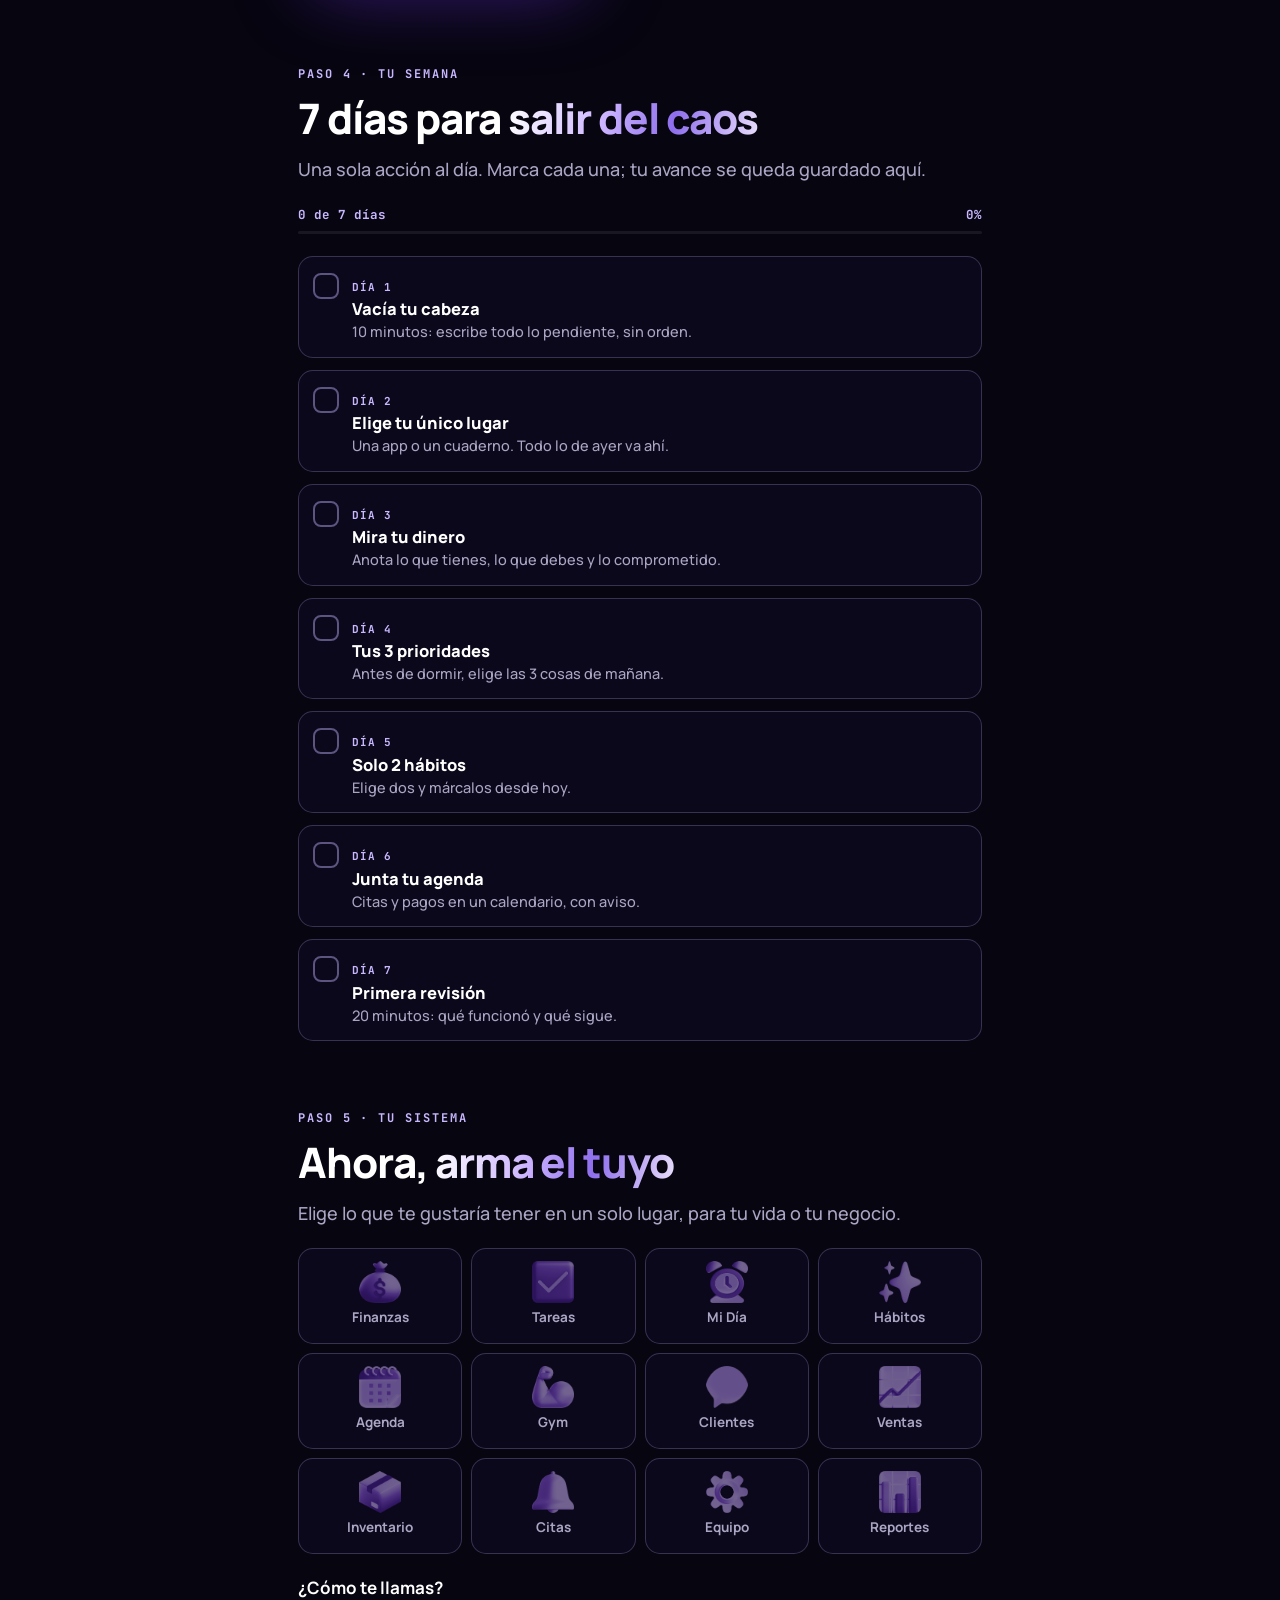
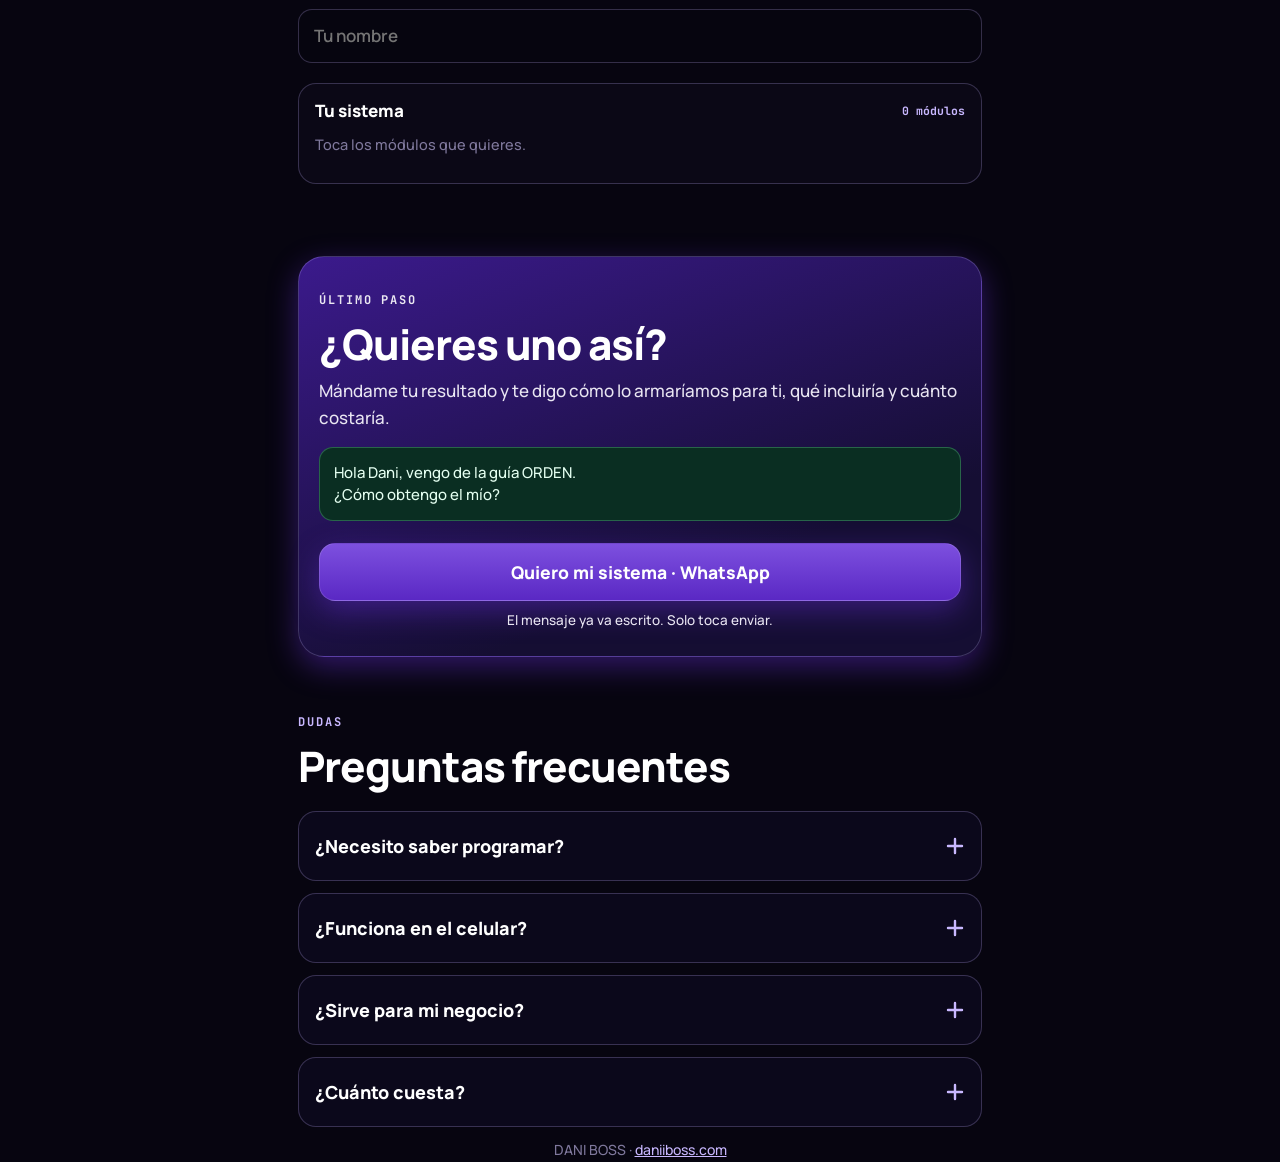
<file: orden/index.html>
<!doctype html>
<html lang="es">
<head>
<meta charset="utf-8">
<meta name="viewport" content="width=device-width,initial-scale=1,viewport-fit=cover">
<title>Guía ORDEN — DANI BOSS</title>
<meta name="description" content="Descubre dónde tienes más caos, mira un sistema real por dentro y arma el tuyo en 5 minutos.">
<meta property="og:title" content="Guía ORDEN: pon tu vida en un solo sistema | DANI BOSS">
<meta property="og:description" content="Diagnóstico gratis, plan de 7 días y un sistema real por dentro.">
<meta property="og:image" content="https://daniiboss.com/orden/img/dashboard.jpg">
<meta name="theme-color" content="#070510">
<link rel="icon" href="/assets/favicon.png">
<link rel="preconnect" href="https://fonts.googleapis.com">
<link rel="preconnect" href="https://fonts.gstatic.com" crossorigin>
<link rel="stylesheet" href="https://fonts.googleapis.com/css2?family=Manrope:wght@500;600;700;800&family=JetBrains+Mono:wght@500;700&display=swap">
<style>
:root{--k0:#070510;--k1:#0F0B20;--k2:#161030;--k3:#1F1840;--w:#fff;--w2:#E9E6F2;--g:#ABA5C4;--g2:#7F789C;--ln:rgba(196,178,255,.12);--ln2:rgba(196,178,255,.24);--p:#632FD1;--p2:#7D50DF;--pl:#8E6EED;--pll:#C9B8FF;--ok:#6FE3A4;--grad:linear-gradient(180deg,#7D50DF,#5A28C4);--glow:0 10px 30px rgba(99,47,209,.45);--r:22px;--disp:'Manrope',system-ui,sans-serif;--mono:'JetBrains Mono',ui-monospace,monospace}
*{box-sizing:border-box;margin:0;-webkit-tap-highlight-color:transparent}
html{scroll-behavior:smooth;-webkit-text-size-adjust:100%}
body{background:var(--k0);color:var(--w2);font:500 17px/1.6 var(--disp);overflow-x:hidden;background-image:radial-gradient(900px 620px at 85% -5%,rgba(99,47,209,.34),transparent 62%),radial-gradient(700px 600px at -10% 40%,rgba(99,47,209,.14),transparent 60%);background-attachment:fixed}
img{max-width:100%;display:block}
button,input{font:inherit;color:inherit}
button{cursor:pointer;background:none;border:0}
a{color:inherit}
:focus-visible{outline:2px solid var(--pll);outline-offset:3px;border-radius:8px}
.wrap{width:min(720px,100%);margin:0 auto;padding:0 18px}
.mono{font:700 12px/1.3 var(--mono);letter-spacing:.16em;text-transform:uppercase;color:var(--pll)}
h1,h2,h3{font-family:var(--disp);color:#fff;font-weight:800;letter-spacing:-.025em;line-height:1.1;text-wrap:balance}
h1{font-size:clamp(38px,9.4vw,60px)}
h2{font-size:clamp(29px,6.6vw,42px);margin-top:12px}
h3{font-size:20px;letter-spacing:-.015em}
.foil{background:linear-gradient(100deg,#fff 0%,#CDB6FF 38%,#8E6EED 66%,#E9DEFC 100%);-webkit-background-clip:text;background-clip:text;color:transparent}
.lead{color:var(--g);margin-top:14px;font-size:18px}
/* barra superior */
.top{position:sticky;top:0;z-index:30;background:rgba(7,5,16,.78);-webkit-backdrop-filter:blur(16px);backdrop-filter:blur(16px);border-bottom:1px solid var(--ln)}
.top .in{display:flex;align-items:center;gap:12px;height:58px}
.top img{width:36px;height:36px;border-radius:50%;object-fit:cover;border:1.5px solid var(--pl)}
.top b{font:800 15px var(--disp);color:#fff;letter-spacing:.02em}
.top .pct{margin-left:auto;font:700 12px var(--mono);color:var(--pll)}
.bar{height:3px;background:rgba(255,255,255,.07)}
.bar i{display:block;height:100%;width:0;background:linear-gradient(90deg,#7D50DF,#C9B8FF);transition:width .35s}
/* hero */
.hero{padding:26px 0 12px}
.hero .tags{justify-content:center;margin-top:14px}
.hero h1{margin-top:14px}
.tags{display:flex;flex-wrap:wrap;gap:8px;margin-top:20px}
.tag{font:700 12.5px var(--mono);color:var(--w2);padding:8px 12px;border:1px solid var(--ln2);border-radius:99px;background:rgba(31,24,64,.5)}
.stage{position:relative;display:grid;place-items:center;margin-top:24px;padding:6px 0}
.stage::before{content:"";position:absolute;width:118%;aspect-ratio:1;border-radius:50%;background:radial-gradient(circle,rgba(125,80,223,.5),transparent 62%);pointer-events:none}
.phone.hp{width:min(258px,66vw);padding:8px;border-radius:38px}
.phone.hp video{display:block;width:100%;height:100%;object-fit:cover;object-position:top;border-radius:30px;background:#0b0816}
.fl{position:absolute;display:inline-flex;align-items:center;gap:7px;padding:8px 13px 8px 9px;border-radius:99px;color:#fff;font-weight:800;font-size:14px;background:rgba(31,20,66,.82);-webkit-backdrop-filter:blur(10px);backdrop-filter:blur(10px);border:1px solid var(--ln2);box-shadow:0 10px 26px rgba(0,0,0,.42);animation:fl 5.6s ease-in-out infinite}
.fl img{width:30px;height:30px}
.f1{left:0;top:15%}.f2{right:0;top:46%;animation-delay:-1.9s}.f3{left:2%;bottom:13%;animation-delay:-3.6s}
@keyframes fl{0%,100%{transform:translateY(-5px)}50%{transform:translateY(5px)}}
.btn{display:flex;align-items:center;justify-content:center;gap:10px;width:100%;min-height:58px;padding:15px 22px;border-radius:16px;background:var(--grad);color:#fff;font:800 17.5px var(--disp);text-decoration:none;box-shadow:var(--glow);border:1px solid rgba(255,255,255,.14);transition:transform .15s}
.btn:active{transform:scale(.98)}
.btn.ghost{background:rgba(31,24,64,.6);box-shadow:none;border-color:var(--ln2)}
.btn[disabled]{opacity:.45;cursor:not-allowed}
.mt{margin-top:22px}
/* secciones */
section.step{padding:58px 0 12px;scroll-margin-top:64px}
.card{background:linear-gradient(180deg,rgba(31,24,64,.72),rgba(15,11,32,.78));border:1px solid var(--ln2);border-radius:var(--r);padding:20px}
.stack{display:grid;gap:12px;margin-top:22px}
/* diagnóstico */
.q{margin-top:22px}
.qh{display:flex;align-items:center;gap:12px}
.qh img{width:46px;height:46px}
.qn{font:700 12px var(--mono);color:var(--pll);letter-spacing:.1em}
.qt{color:#fff;font-weight:800;font-size:21px;line-height:1.25;margin-top:14px;text-wrap:balance}
.opts{display:grid;gap:9px;margin-top:16px}
.opt{display:flex;align-items:center;gap:12px;min-height:54px;width:100%;text-align:left;padding:12px 14px;border-radius:14px;border:1px solid var(--ln2);background:rgba(7,5,16,.5);color:var(--w2);font-weight:600;font-size:16px;transition:background .15s,border-color .15s,transform .12s}
.opt i{flex:0 0 22px;height:22px;border-radius:50%;border:2px solid #5d5580}
.opt:active{transform:scale(.985)}
.opt.on{background:rgba(99,47,209,.34);border-color:var(--pl);color:#fff}
.opt.on i{border:6px solid var(--pll)}
.dots{display:flex;gap:7px;margin-top:18px}
.dots i{flex:1;height:5px;border-radius:9px;background:rgba(255,255,255,.1)}
.dots i.on{background:var(--pl)}
/* resultado */
.res{display:none;margin-top:22px}
.res.show{display:block;animation:up .45s ease both}
@keyframes up{from{opacity:0;transform:translateY(14px)}to{opacity:1;transform:none}}
.score{display:grid;grid-template-columns:132px 1fr;gap:16px;align-items:center}
.ring{position:relative;width:132px;height:132px}
.ring svg{transform:rotate(-90deg)}
.ring b{position:absolute;inset:0;display:grid;place-items:center;color:#fff;font:800 32px var(--disp)}
.lvl{color:#fff;font-weight:800;font-size:23px;line-height:1.15}
.lvl+p{color:var(--g);font-size:15.5px;margin-top:6px;line-height:1.45}
.rows{display:grid;gap:11px;margin-top:20px}
.rw{display:grid;grid-template-columns:92px 1fr 34px;gap:10px;align-items:center;font-size:14.5px;font-weight:700}
.rw u{display:block;height:8px;border-radius:9px;background:rgba(255,255,255,.08);overflow:hidden;text-decoration:none}
.rw u s{display:block;height:100%;width:0;border-radius:9px;background:linear-gradient(90deg,#7D50DF,#C9B8FF);transition:width .7s ease;text-decoration:none}
.rw.low u s{background:linear-gradient(90deg,#FF7A9A,#FFB3A6)}
.rw em{font:700 12px var(--mono);color:var(--g);font-style:normal;text-align:right}
.first{margin-top:18px;padding:15px;border-radius:14px;background:rgba(99,47,209,.2);border:1px solid var(--ln2)}
.first .mono{font-size:11px}
.first p{color:#fff;font-weight:600;margin-top:6px;line-height:1.45}
/* reglas */
.acc{border:1px solid var(--ln2);border-radius:18px;background:rgba(15,11,32,.72);overflow:hidden}
.acc>button{display:flex;align-items:center;gap:13px;width:100%;min-height:68px;padding:14px 16px;text-align:left;color:#fff;font-weight:800;font-size:18px}
.acc>button span{flex:0 0 32px;height:32px;border-radius:10px;display:grid;place-items:center;background:var(--grad);font:800 14px var(--disp)}
.acc>button svg{margin-left:auto;flex:none;transition:transform .2s;color:var(--pll)}
.acc.open>button svg{transform:rotate(45deg)}
.acc>div{display:grid;grid-template-rows:0fr;transition:grid-template-rows .25s}
.acc.open>div{grid-template-rows:1fr}
.acc>div>p{overflow:hidden;color:var(--g);padding:0 16px;font-size:16px}
.acc.open>div>p{padding-bottom:16px}
.acc b{color:#fff}
/* recorrido */
.tabs{display:flex;gap:8px;overflow-x:auto;margin:22px -18px 0;padding:2px 18px 10px;scrollbar-width:none}
.tabs::-webkit-scrollbar{display:none}
.tab{flex:none;min-height:44px;padding:10px 15px;border-radius:99px;border:1px solid var(--ln2);background:rgba(15,11,32,.7);color:var(--g);font-weight:700;font-size:15px}
.tab.on{background:var(--grad);color:#fff;border-color:transparent}
.tour{display:grid;gap:20px;align-items:center;margin-top:10px}
.phone{position:relative;width:min(280px,76vw);margin:0 auto;aspect-ratio:390/844;border-radius:36px;padding:9px;background:#08050e;border:2px solid #7b5fd1;box-shadow:0 22px 70px rgba(99,47,209,.55)}
.phone img{width:100%;height:100%;object-fit:cover;object-position:top;border-radius:27px}
.phone .sd{position:absolute;inset:9px;border-radius:27px;overflow:hidden}
.tdesc h3{font-size:23px}
.tdesc p{color:var(--g);margin-top:8px}
.note{font:700 11.5px var(--mono);letter-spacing:.08em;color:var(--pll);text-align:center;margin-top:12px}
/* plan */
.pgs{display:flex;justify-content:space-between;font:700 12.5px var(--mono);color:var(--pll);margin-top:22px}
.day{display:flex;gap:13px;width:100%;text-align:left;padding:14px;border-radius:15px;border:1px solid var(--ln2);background:rgba(15,11,32,.72);min-height:68px;align-items:flex-start;transition:background .15s,border-color .15s}
.day i{flex:0 0 26px;height:26px;margin-top:2px;border-radius:8px;border:2px solid #5d5580;display:grid;place-items:center}
.day b{display:block;color:#fff;font-weight:800;font-size:16.5px;line-height:1.3}
.day span{display:block;color:var(--g);font-size:14.5px;line-height:1.4;margin-top:3px}
.day small{font:700 11px var(--mono);color:var(--pll);letter-spacing:.1em}
.day.on{background:rgba(99,47,209,.22);border-color:var(--pl)}
.day.on i{background:var(--pl);border-color:var(--pl)}
.day.on i::after{content:"";width:6px;height:11px;border:solid #fff;border-width:0 2.5px 2.5px 0;transform:translateY(-1px) rotate(45deg)}
/* constructor */
.mods{display:grid;grid-template-columns:repeat(3,1fr);gap:9px;margin-top:20px}
.mod{display:flex;flex-direction:column;align-items:center;gap:6px;padding:12px 4px;min-height:96px;border-radius:15px;border:1px solid var(--ln2);background:rgba(15,11,32,.72);color:var(--g);font-weight:700;font-size:13.5px;line-height:1.2;transition:background .15s,border-color .15s,transform .12s}
.mod img{width:42px;height:42px;opacity:.55;transition:opacity .15s,transform .2s}
.mod.on{background:rgba(99,47,209,.34);border-color:var(--pl);color:#fff}
.mod.on img{opacity:1;transform:scale(1.08)}
.mod:active{transform:scale(.97)}
label.f{display:block;margin-top:20px;font-weight:700;color:#fff}
label.f input{display:block;width:100%;min-height:54px;margin-top:8px;padding:12px 15px;border-radius:14px;border:1px solid var(--ln2);background:rgba(7,5,16,.6);font-size:17px;font-weight:600}
label.f input:focus{outline:none;border-color:var(--pl)}
.mine{margin-top:20px;padding:16px;border-radius:18px;background:#0b0816;border:1px solid var(--ln2)}
.mine .hd{display:flex;justify-content:space-between;gap:10px;align-items:center}
.mine .hd b{color:#fff;font-weight:800;font-size:17px;line-height:1.25}
.mine .hd span{flex:none;font:700 11.5px var(--mono);color:var(--pll)}
.chips{display:flex;flex-wrap:wrap;gap:7px;margin-top:12px;min-height:34px}
.chip{display:inline-flex;align-items:center;gap:6px;padding:6px 11px 6px 7px;border-radius:99px;background:rgba(99,47,209,.3);border:1px solid var(--ln2);color:#fff;font-weight:700;font-size:13.5px;animation:up .25s ease both}
.chip img{width:20px;height:20px}
.empty{color:var(--g2);font-size:14.5px}
/* cierre */
.final{margin-top:60px;padding:26px 20px;border-radius:26px;background:linear-gradient(160deg,#3b1a8c,#150e33 72%);border:1px solid var(--ln2);box-shadow:var(--glow)}
.final p{color:var(--w2);margin-top:10px}
.msg{white-space:pre-line;margin-top:16px;padding:14px;border-radius:14px;background:#0a2e22;border:1px solid rgba(111,227,164,.3);color:#e4fff1;font-size:15px;line-height:1.45}
.final .mono{color:#fff;opacity:.9}
.fine{color:var(--g2);font-size:13.5px;text-align:center;margin-top:12px;line-height:1.45}
footer{padding:44px 0 118px;text-align:center;color:var(--g2);font-size:14px}
footer a{color:var(--pll)}
/* botón fijo */
.dock{position:fixed;left:0;right:0;bottom:0;z-index:25;padding:10px 16px calc(10px + env(safe-area-inset-bottom));background:rgba(7,5,16,.9);-webkit-backdrop-filter:blur(14px);backdrop-filter:blur(14px);border-top:1px solid var(--ln);transform:translateY(120%);transition:transform .3s}
.dock.show{transform:none}
.dock .wrap{padding:0}
@media (min-width:720px){.tour{grid-template-columns:300px 1fr}.mods{grid-template-columns:repeat(4,1fr)}.hero{padding-top:56px}}
@media (prefers-reduced-motion:reduce){*{animation:none!important;transition:none!important;scroll-behavior:auto!important}}
</style>
</head>
<body>
<header class="top">
  <div class="wrap in"><img src="/orden/img/perfil.jpg" alt="Dani Boss" width="36" height="36"><b>Guía ORDEN</b><span class="pct" id="pct">0%</span></div>
  <div class="bar"><i id="bar"></i></div>
</header>

<main class="wrap">
  <section class="hero">
    <p class="mono">Guía gratis · Dani Boss</p>
    <h1>Pon tu vida en orden, con <span class="foil">un solo sistema.</span></h1>
    <p class="lead">En 5 minutos descubres dónde tienes más caos, qué ordenar primero y cómo se ve un sistema real por dentro.</p>
    <div class="stage">
      <div class="phone hp"><video id="hv" autoplay muted loop playsinline preload="auto" poster="/orden/img/dashboard.jpg" aria-label="Recorrido por el sistema: inicio, mi día, tareas, finanzas y hábitos"><source src="/orden/img/sistema.mp4" type="video/mp4"></video></div>
      <span class="fl f1"><img src="/orden/img/i-finanzas.png" alt="" width="30" height="30">Finanzas</span>
      <span class="fl f2"><img src="/orden/img/i-tareas.png" alt="" width="30" height="30">Tareas</span>
      <span class="fl f3"><img src="/orden/img/i-habitos.png" alt="" width="30" height="30">Hábitos</span>
    </div>
    <p class="note">SISTEMA REAL · DATOS DE EJEMPLO</p>
    <a class="btn mt" href="#p1">Empezar mi diagnóstico</a>
    <div class="tags"><span class="tag">5 preguntas</span><span class="tag">3 reglas</span><span class="tag">Plan de 7 días</span></div>
  </section>

  <section class="step" id="p1">
    <p class="mono">Paso 1 · Diagnóstico</p>
    <h2>¿Dónde tienes <span class="foil">más caos?</span></h2>
    <p class="lead">Responde con la verdad. Nadie más lo ve.</p>
    <div class="card q" id="quiz"></div>
    <div class="card res" id="res"></div>
  </section>

  <section class="step" id="p2">
    <p class="mono">Paso 2 · Las reglas</p>
    <h2>3 reglas para que <span class="foil">el orden dure</span></h2>
    <p class="lead">El orden no depende de tu fuerza de voluntad. Depende de cómo armas tu sistema.</p>
    <div class="stack" id="rules"></div>
  </section>

  <section class="step" id="p3">
    <p class="mono">Paso 3 · Por dentro</p>
    <h2>Así se ve <span class="foil">un sistema real</span></h2>
    <p class="lead">Este es el sistema que me hice para mi día, mi negocio y mi dinero. Toca cada parte.</p>
    <div class="tabs" id="tabs" role="tablist"></div>
    <div class="tour">
      <div><div class="phone"><img id="sc" src="/orden/img/dashboard.jpg" alt="Pantalla del sistema" width="600" height="1298"></div><p class="note">DATOS DE EJEMPLO</p></div>
      <div class="tdesc"><h3 id="tt"></h3><p id="td"></p><a class="btn ghost mt" href="/boss/" target="_blank" rel="noopener" id="demo">Probar la demo yo mismo</a></div>
    </div>
  </section>

  <section class="step" id="p4">
    <p class="mono">Paso 4 · Tu semana</p>
    <h2>7 días para <span class="foil">salir del caos</span></h2>
    <p class="lead">Una sola acción al día. Marca cada una; tu avance se queda guardado aquí.</p>
    <div class="pgs"><span id="dtx">0 de 7 días</span><span id="dpc">0%</span></div>
    <div class="bar" style="margin-top:8px;border-radius:9px"><i id="dbar"></i></div>
    <div class="stack" id="days"></div>
  </section>

  <section class="step" id="p5">
    <p class="mono">Paso 5 · Tu sistema</p>
    <h2>Ahora, <span class="foil">arma el tuyo</span></h2>
    <p class="lead">Elige lo que te gustaría tener en un solo lugar, para tu vida o tu negocio.</p>
    <div class="mods" id="mods"></div>
    <label class="f">¿Cómo te llamas? <input id="nm" autocomplete="given-name" maxlength="24" placeholder="Tu nombre"></label>
    <div class="mine"><div class="hd"><b id="ttl">Tu sistema</b><span id="cnt">0 módulos</span></div><div class="chips" id="chips"></div></div>
  </section>

  <section class="final" id="fin">
    <p class="mono">Último paso</p>
    <h2>¿Quieres uno así?</h2>
    <p>Mándame tu resultado y te digo cómo lo armaríamos para ti, qué incluiría y cuánto costaría.</p>
    <div class="msg" id="msg"></div>
    <a class="btn wa mt" id="go" href="https://wa.me/593959639787" data-wa="orden" target="_blank" rel="noopener">Quiero mi sistema · WhatsApp</a>
    <p class="fine">El mensaje ya va escrito. Solo toca enviar.</p>
  </section>

  <section class="step">
    <p class="mono">Dudas</p>
    <h2>Preguntas frecuentes</h2>
    <div class="stack" id="faq"></div>
  </section>
</main>

<footer class="wrap">DANI BOSS · <a href="/">daniiboss.com</a></footer>
<div class="dock" id="dock"><div class="wrap"><a class="btn" href="#p5" id="dockBtn">Arma tu sistema</a></div></div>

<script>
(function(){
  'use strict';
  var KEY='db-guia-orden-v1',NUM='593959639787';
  var S={a:[null,null,null,null,null],i:0,d:[],m:[],n:''};
  try{var sv=JSON.parse(localStorage.getItem(KEY));if(sv&&sv.a&&sv.a.length===5)S=Object.assign(S,sv)}catch(e){}
  function save(){try{localStorage.setItem(KEY,JSON.stringify(S))}catch(e){}}
  function $(id){return document.getElementById(id)}
  function esc(t){return String(t).replace(/[&<>"]/g,function(c){return{'&':'&amp;','<':'&lt;','>':'&gt;','"':'&quot;'}[c]})}
  function track(n,p){if(window.fbq)try{fbq('trackCustom',n,p||{})}catch(e){}}

  var Q=[
   {k:'Negocio',ic:'negocio',t:'¿Sabes hoy qué tienes pendiente con cada cliente o proyecto?',o:['Todo está en mi cabeza','Está regado en chats','Tengo una lista que casi no reviso','Todo está en un solo lugar'],
    f:'Haz una lista de tus clientes o proyectos y escribe el próximo paso de cada uno. Solo uno.'},
   {k:'Tareas',ic:'tareas',t:'¿Cómo decides qué hacer cada mañana?',o:['Hago lo que explote primero','Miro mis mensajes y reacciono','Tengo una lista general','Ya dejé mi día planificado'],
    f:'Antes de dormir, escribe las 3 cosas más importantes de mañana. Nada más.'},
   {k:'Finanzas',ic:'finanzas',t:'¿Sabes cuánto dinero tienes libre hoy, después de tus compromisos?',o:['Ni idea','Más o menos','Lo calculo a fin de mes','Lo sé en segundos'],
    f:'Hoy anota tres números: lo que tienes, lo que debes y lo que ya está comprometido este mes.'},
   {k:'Hábitos',ic:'habitos',t:'¿Cómo van tus hábitos: ejercicio, sueño, lectura?',o:['Empiezo y los dejo','Los hago cuando puedo','Algunos son constantes','Los mido y los cumplo'],
    f:'Elige solo 2 hábitos para esta semana y márcalos cada día. Menos hábitos, más constancia.'},
   {k:'Tiempo',ic:'tiempo',t:'¿Cuántas cosas importantes se te olvidaron este mes?',o:['Perdí la cuenta','Varias','Una o dos','Ninguna'],
    f:'Pasa hoy todas tus citas y pagos a un solo calendario, con aviso antes de cada uno.'}];
  var L=[[0,33,'Modo caos','Tu cabeza está haciendo el trabajo de un sistema. Por eso te cansas. La buena noticia: es lo primero que se arregla.'],
         [34,66,'Orden a medias','Tienes partes que funcionan, pero separadas. Te falta unirlas en un solo lugar.'],
         [67,100,'Casi en orden','Vas muy bien. Un sistema te ayudaría a mantenerlo sin tener que pensarlo tanto.']];
  var R=[['Un solo lugar','Si tu información vive en seis apps y tres cuadernos, siempre vas a perder algo. <b>Elige un solo lugar</b> para tareas, dinero y agenda. Eso solo ya cambia tu semana.'],
         ['Sácalo de tu cabeza al momento','Tu cabeza sirve para pensar, no para guardar pendientes. <b>Si aparece algo, anótalo en menos de 10 segundos.</b> Si tardas más, no lo vas a hacer.'],
         ['Revisa una vez por semana','Un sistema que no se revisa se muere. <b>Reserva 20 minutos cada domingo:</b> qué quedó pendiente, cuánto entró y salió, y qué es lo más importante de la próxima semana.']];
  var T=[['Inicio','dashboard','Tu día en una pantalla','Dinero, tareas, agenda y entrenamiento en un solo vistazo. Abres y ya sabes cómo vas.'],
         ['Mi Día','dia','Tu día por bloques','Cada hora tiene un propósito. Ves lo que hiciste y lo que falta.'],
         ['Tareas','tareas','Nada se te olvida','Prioridades por hoy y por semana. Lo importante siempre queda arriba.'],
         ['Agenda','calendario','Tus compromisos juntos','Citas y pendientes en un solo calendario, para no depender de tu memoria.'],
         ['Finanzas','capital','Sabes cuánto tienes libre','Separa lo que tienes, lo que debes y lo que ya está comprometido.'],
         ['Hábitos','habitos','Constancia que se ve','Rachas y cumplimiento de cada hábito, día por día.'],
         ['Negocio','ventas','Tu negocio paso a paso','Tu proceso de ventas, tus metas y tus guiones de WhatsApp en un solo lugar.']];
  var D=[['Vacía tu cabeza','10 minutos: escribe todo lo pendiente, sin orden.'],
         ['Elige tu único lugar','Una app o un cuaderno. Todo lo de ayer va ahí.'],
         ['Mira tu dinero','Anota lo que tienes, lo que debes y lo comprometido.'],
         ['Tus 3 prioridades','Antes de dormir, elige las 3 cosas de mañana.'],
         ['Solo 2 hábitos','Elige dos y márcalos desde hoy.'],
         ['Junta tu agenda','Citas y pagos en un calendario, con aviso.'],
         ['Primera revisión','20 minutos: qué funcionó y qué sigue.']];
  var M=[['finanzas','Finanzas'],['tareas','Tareas'],['dia','Mi Día'],['habitos','Hábitos'],['agenda','Agenda'],['gym','Gym'],['clientes','Clientes'],['ventas','Ventas'],['inventario','Inventario'],['citas','Citas'],['equipo','Equipo'],['reportes','Reportes']];
  var F=[['¿Necesito saber programar?','No. Tú me dices qué necesitas y yo lo construyo. Solo tienes que usarlo.'],
         ['¿Funciona en el celular?','Sí. Se usa en el celular y en la computadora, y se puede instalar como una app.'],
         ['¿Sirve para mi negocio?','Sí. Se arma según lo que haces: clientes, citas, pedidos, inventario o tu equipo.'],
         ['¿Cuánto cuesta?','Depende de lo que incluya. Mándame lo que armaste y te digo el precio exacto.']];

  // ---------- diagnóstico ----------
  function drawQ(){
    var i=S.i,q=Q[i],h='<div class="qh"><img src="/orden/img/i-'+q.ic+'.png" alt="" width="46" height="46"><span class="qn">'+esc(q.k.toUpperCase())+' · '+(i+1)+' DE 5</span></div><p class="qt">'+esc(q.t)+'</p><div class="opts">';
    q.o.forEach(function(o,k){h+='<button class="opt'+(S.a[i]===k?' on':'')+'" data-k="'+k+'" type="button"><i></i>'+esc(o)+'</button>'});
    h+='</div><div class="dots">';for(var d=0;d<5;d++)h+='<i class="'+(d<=i?'on':'')+'"></i>';$('quiz').innerHTML=h+'</div>';
  }
  $('quiz').addEventListener('click',function(e){
    var b=e.target.closest('.opt');if(!b)return;
    S.a[S.i]=+b.dataset.k;[].forEach.call($('quiz').querySelectorAll('.opt'),function(x){x.classList.toggle('on',x===b)});save();
    setTimeout(function(){
      if(S.i<4){S.i++;drawQ();save()}
      else{showRes(true);track('OrdenDiagnostico',{pct:calc().pct,area:calc().low.k})}
    },230);
  });
  function calc(){
    var sum=0,low=null,lowV=9;
    S.a.forEach(function(v,i){v=v==null?0:v;sum+=v;if(v<lowV){lowV=v;low=Q[i]}});
    return {pct:Math.round(sum/15*100),low:low,ok:S.a.every(function(v){return v!=null})};
  }
  function showRes(go){
    var c=calc(),lv=L.filter(function(l){return c.pct>=l[0]&&c.pct<=l[1]})[0],C=2*Math.PI*56;
    var h='<div class="score"><div class="ring"><svg viewBox="0 0 132 132" width="132" height="132"><circle cx="66" cy="66" r="56" fill="none" stroke="rgba(255,255,255,.09)" stroke-width="11"/><circle id="arc" cx="66" cy="66" r="56" fill="none" stroke="#9B7BF0" stroke-width="11" stroke-linecap="round" stroke-dasharray="'+C+'" stroke-dashoffset="'+C+'" style="transition:stroke-dashoffset .9s ease"/></svg><b>'+c.pct+'%</b></div><div><p class="mono">Tu nivel de orden</p><p class="lvl">'+lv[2]+'</p><p>'+lv[3]+'</p></div></div><div class="rows">';
    Q.forEach(function(q,i){var v=S.a[i]||0,lw=q===c.low;h+='<div class="rw'+(lw?' low':'')+'"><span>'+q.k+'</span><u><s data-w="'+Math.round(v/3*100)+'"></s></u><em>'+v+'/3</em></div>'});
    h+='</div><div class="first"><p class="mono">Empieza por '+esc(c.low.k)+'</p><p>'+esc(c.low.f)+'</p></div><a class="btn mt" href="#p2">Ver cómo ordenarlo</a><button class="btn ghost" type="button" id="again" style="margin-top:10px;min-height:46px;font-size:15px">Repetir diagnóstico</button>';
    var r=$('res');r.innerHTML=h;r.classList.add('show');$('quiz').style.display='none';
    requestAnimationFrame(function(){requestAnimationFrame(function(){
      $('arc').style.strokeDashoffset=C*(1-c.pct/100);
      [].forEach.call(r.querySelectorAll('s'),function(s){s.style.width=s.dataset.w+'%'});
    })});
    $('again').onclick=function(){S.a=[null,null,null,null,null];S.i=0;save();r.classList.remove('show');$('quiz').style.display='';drawQ();msg();prog()};
    if(go)r.scrollIntoView({block:'center',behavior:'smooth'});
    msg();prog();
  }

  // ---------- reglas y preguntas ----------
  function acc(box,list,num){
    box.innerHTML=list.map(function(r,i){
      return '<div class="acc'+(i===0&&num?' open':'')+'"><button type="button" aria-expanded="'+(i===0&&num)+'">'+(num?'<span>'+(i+1)+'</span>':'')+esc(r[0])+'<svg width="20" height="20" viewBox="0 0 20 20" fill="none" stroke="currentColor" stroke-width="2.4" stroke-linecap="round"><path d="M10 3v14M3 10h14"/></svg></button><div><p>'+r[1]+'</p></div></div>'}).join('');
    box.addEventListener('click',function(e){var b=e.target.closest('.acc>button');if(!b)return;var o=b.parentNode.classList.toggle('open');b.setAttribute('aria-expanded',o)});
  }
  acc($('rules'),R,true);acc($('faq'),F,false);

  // ---------- recorrido ----------
  $('tabs').innerHTML=T.map(function(t,i){return '<button class="tab'+(i?'':' on')+'" role="tab" data-i="'+i+'" type="button">'+t[0]+'</button>'}).join('');
  function tab(i){var t=T[i];$('sc').src='/orden/img/'+t[1]+'.jpg';$('sc').alt=t[2];$('tt').textContent=t[2];$('td').textContent=t[3];[].forEach.call($('tabs').children,function(b,k){b.classList.toggle('on',k===i)})}
  $('tabs').addEventListener('click',function(e){var b=e.target.closest('.tab');if(!b)return;tab(+b.dataset.i);b.scrollIntoView({inline:'center',block:'nearest',behavior:'smooth'})});
  tab(0);T.forEach(function(t){new Image().src='/orden/img/'+t[1]+'.jpg'});
  $('demo').addEventListener('click',function(){track('OrdenDemo')});

  // ---------- plan ----------
  function drawD(){
    $('days').innerHTML=D.map(function(d,i){var on=S.d.indexOf(i)>=0;return '<button class="day'+(on?' on':'')+'" data-i="'+i+'" type="button" aria-pressed="'+on+'"><i></i><div><small>DÍA '+(i+1)+'</small><b>'+esc(d[0])+'</b><span>'+esc(d[1])+'</span></div></button>'}).join('');
    var n=S.d.length;$('dtx').textContent=n+' de 7 días';$('dpc').textContent=Math.round(n/7*100)+'%';$('dbar').style.width=n/7*100+'%';
  }
  $('days').addEventListener('click',function(e){var b=e.target.closest('.day');if(!b)return;var i=+b.dataset.i,k=S.d.indexOf(i);if(k>=0)S.d.splice(k,1);else S.d.push(i);save();drawD();prog()});

  // ---------- constructor ----------
  function drawM(){
    $('mods').innerHTML=M.map(function(m){var on=S.m.indexOf(m[0])>=0;return '<button class="mod'+(on?' on':'')+'" data-m="'+m[0]+'" type="button" aria-pressed="'+on+'"><img src="/orden/img/i-'+m[0]+'.png" alt="" width="42" height="42">'+m[1]+'</button>'}).join('');
    mine();
  }
  function mine(){
    var c=S.m.length;$('cnt').textContent=c+(c===1?' módulo':' módulos');
    var n=S.n.trim();$('ttl').textContent=n?'El sistema de '+n:'Tu sistema';
    $('chips').innerHTML=c?M.filter(function(m){return S.m.indexOf(m[0])>=0}).map(function(m){return '<span class="chip"><img src="/orden/img/i-'+m[0]+'.png" alt="" width="20" height="20">'+m[1]+'</span>'}).join(''):'<span class="empty">Toca los módulos que quieres.</span>';
  }
  $('mods').addEventListener('click',function(e){var b=e.target.closest('.mod');if(!b)return;var m=b.dataset.m,k=S.m.indexOf(m);if(k>=0)S.m.splice(k,1);else S.m.push(m);b.classList.toggle('on',k<0);b.setAttribute('aria-pressed',k<0);save();mine();msg();prog()});
  $('nm').value=S.n;
  $('nm').addEventListener('input',function(){S.n=this.value;save();mine();msg()});

  // ---------- mensaje de WhatsApp ----------
  function msg(){
    var c=calc(),n=S.n.trim(),names=M.filter(function(m){return S.m.indexOf(m[0])>=0}).map(function(m){return m[1]});
    var t='Hola Dani, '+(n?'soy '+n+' y ':'')+'vengo de la guía ORDEN.';
    if(c.ok)t+='\nSalí '+c.pct+'% en orden y mi área con más caos es '+c.low.k+'.';
    if(names.length)t+='\nMe gustaría un sistema con: '+names.join(', ')+'.';
    t+='\n¿Cómo obtengo el mío?';
    $('msg').textContent=t;$('go').href='https://wa.me/'+NUM+'?text='+encodeURIComponent(t);
  }

  // ---------- avance ----------
  function prog(){
    var a=calc().ok?40:S.a.filter(function(v){return v!=null}).length*8,b=S.d.length/7*30,c=Math.min(S.m.length,3)/3*30,p=Math.round(a+b+c);
    $('pct').textContent=p+'%';$('bar').style.width=p+'%';
  }
  var dock=$('dock'),fin=$('fin');
  function onS(){
    var h=innerHeight,finT=fin.getBoundingClientRect().top,p1=$('p1').getBoundingClientRect().top,p5=$('p5').getBoundingClientRect().top;
    dock.classList.toggle('show',finT>h*.9&&(p1>h*.55||p1<-260));
    var b=$('dockBtn'),st=p5<h*.5?['Quiero mi sistema','#fin']:(p1>h*.55?['Empezar mi diagnóstico','#p1']:['Arma tu sistema','#p5']);
    b.textContent=st[0];b.setAttribute('href',st[1]);
  }
  addEventListener('scroll',onS,{passive:true});
  var hv=$('hv');if(hv&&matchMedia('(prefers-reduced-motion:reduce)').matches)hv.pause();
  drawD();drawM();msg();prog();
  if(calc().ok)showRes(false);else{S.i=Math.min(S.a.filter(function(v){return v!=null}).length,4);drawQ()}
  onS();
})();
</script>
<script src="/assets/js/pixel.js" defer></script>
</body>
</html>
</file>
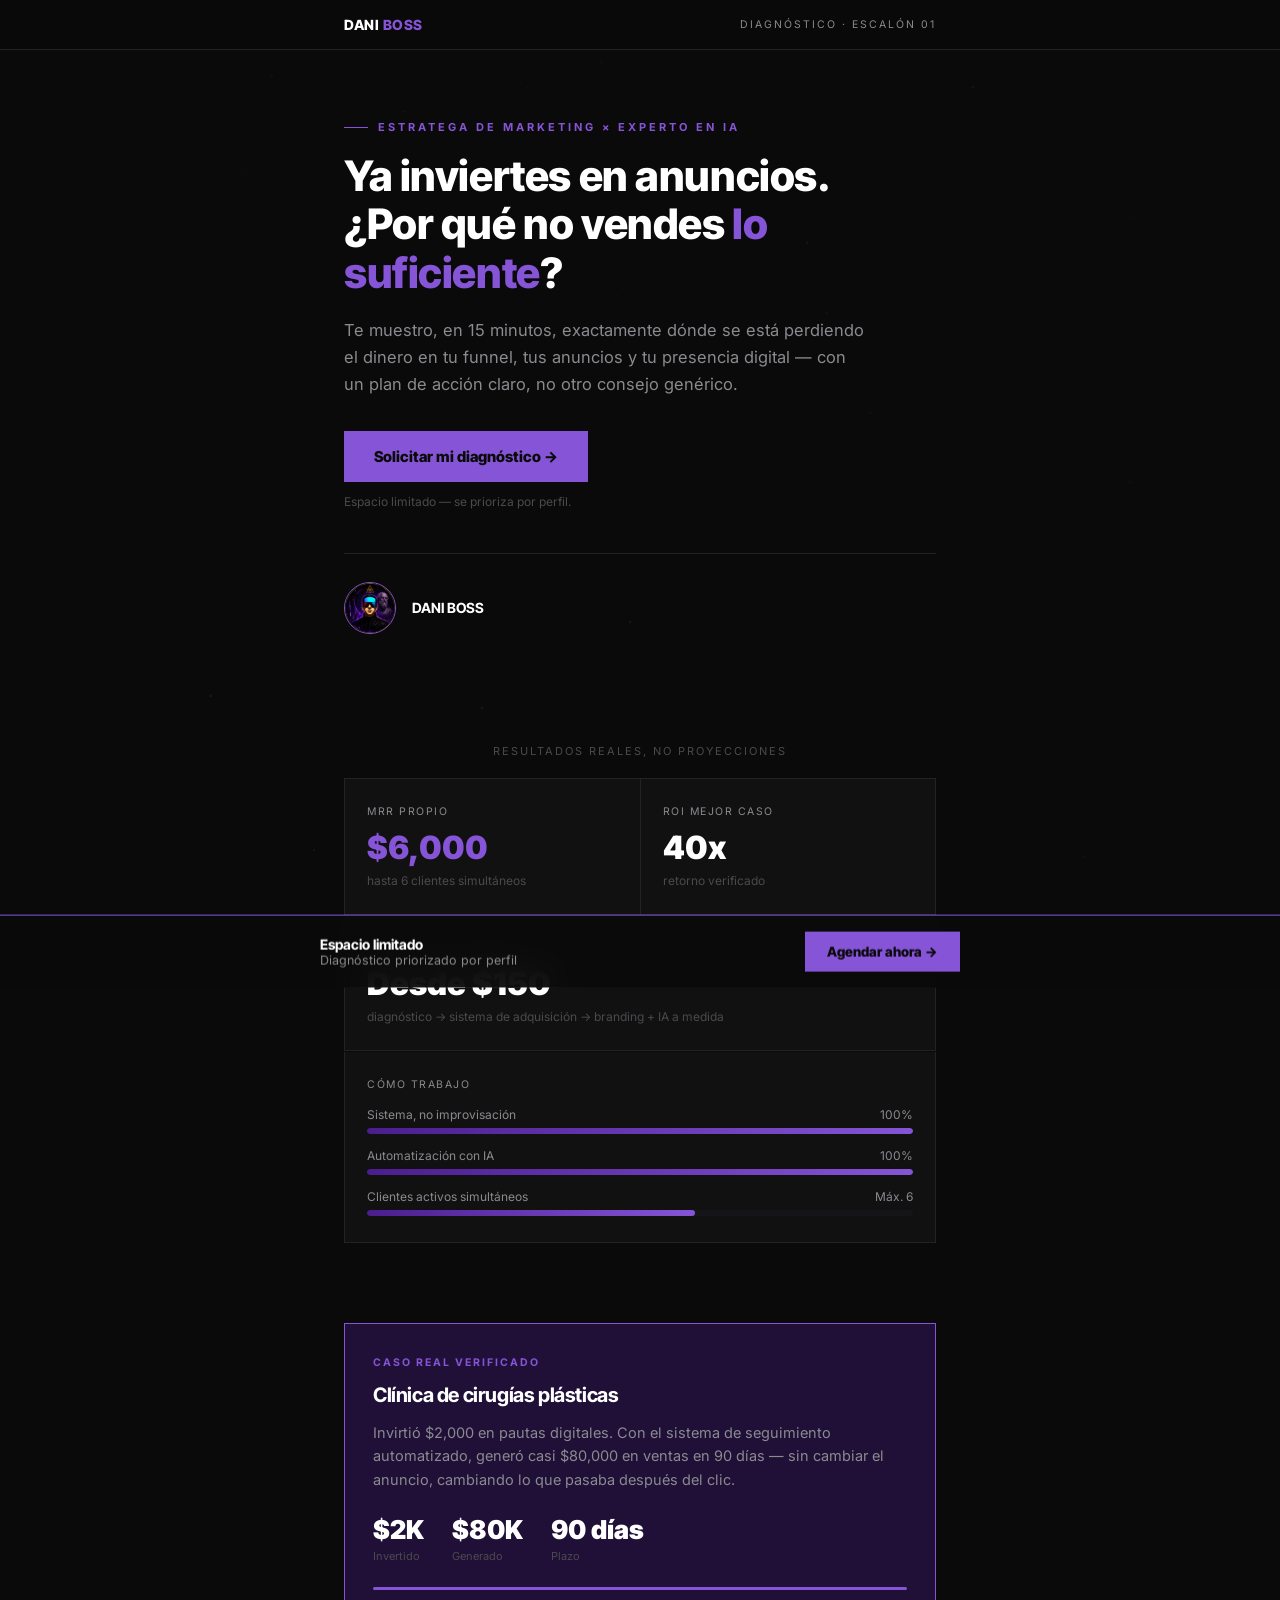
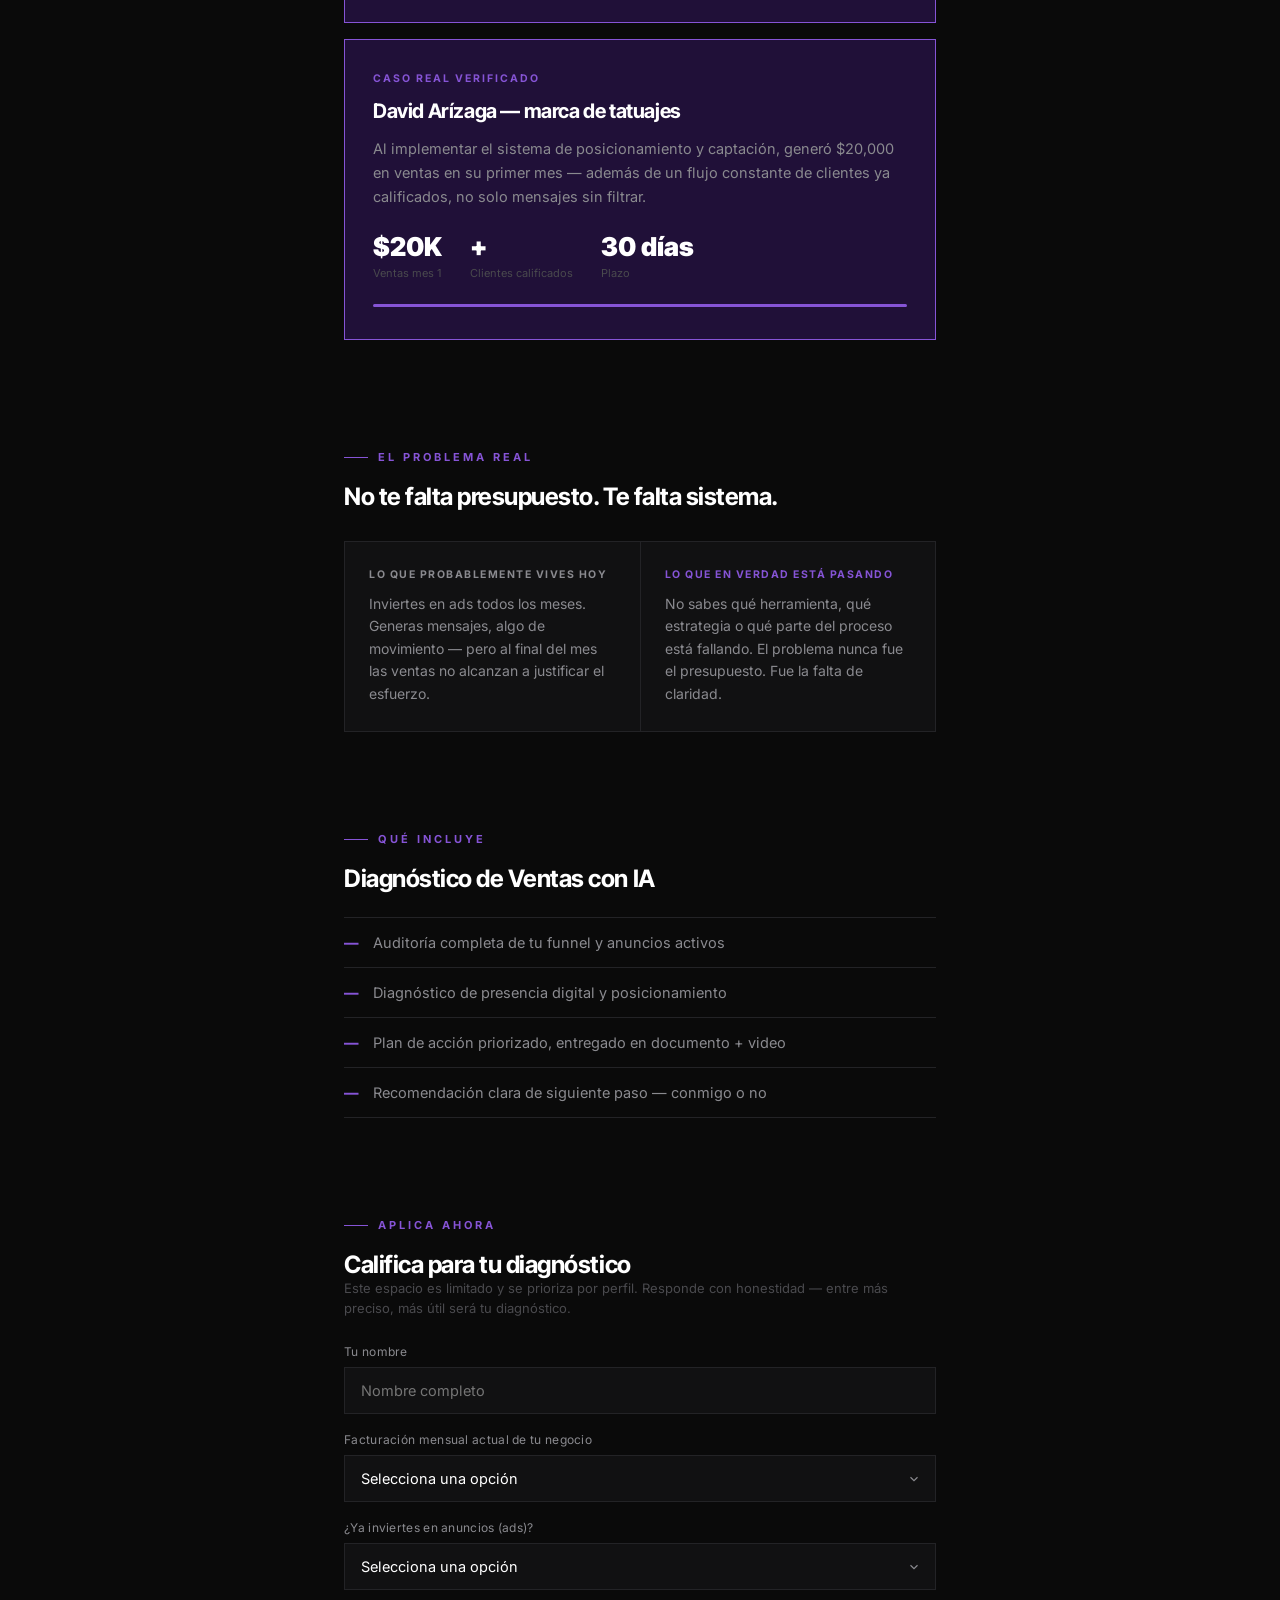
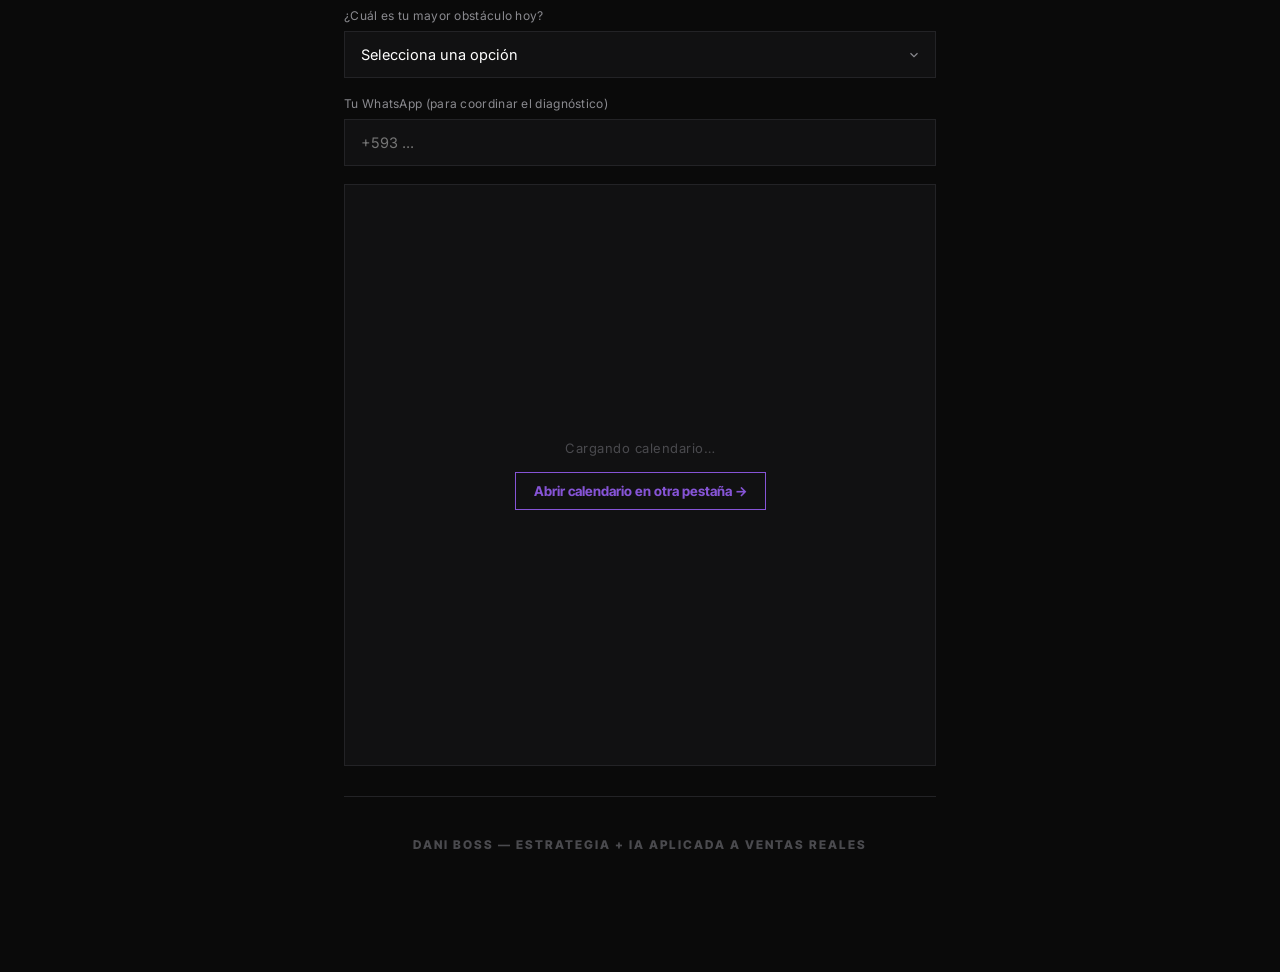
<file: AGENDACONSUL.html>
<!DOCTYPE html>
<html lang="es">
<head>
<meta charset="UTF-8">
<meta name="viewport" content="width=device-width, initial-scale=1.0">
<title>Diagnóstico de Ventas con IA — DANI BOSS</title>
<link rel="preconnect" href="https://fonts.googleapis.com">
<link rel="preconnect" href="https://fonts.gstatic.com" crossorigin>
<link href="https://fonts.googleapis.com/css2?family=Inter+Tight:wght@600;700;800;900&family=Inter:wght@400;500;600&display=swap" rel="stylesheet">
<style>
:root{
  --black:#0A0A0A; --black-2:#111112; --black-3:#151517;
  --white:#FFFFFF;
  --purple:#4B1D8F; --purple-light:#8654D6; --purple-glow:rgba(75,29,143,0.35);
  --gold:#C9A85C;
  --gray-1:#8A8A8F; --gray-2:#4A4A4E; --line:#232326;
  --ease:cubic-bezier(.16,1,.3,1);
}
*{ margin:0; padding:0; box-sizing:border-box; }
html{ scroll-behavior:smooth; }
body{ background:var(--black); color:var(--white); font-family:'Inter', sans-serif; overflow-x:hidden; }
h1,h2,h3,h4{ font-family:'Inter Tight', sans-serif; letter-spacing:-0.02em; }
::selection{ background:var(--purple); color:var(--white); }
a{ color:inherit; }

.wrap{ max-width:640px; margin:0 auto; padding:0 24px; position:relative; z-index:2; }

/* TOPBAR */
.topbar{ position:sticky; top:0; z-index:50; background:rgba(10,10,10,0.85); backdrop-filter:blur(14px); border-bottom:1px solid var(--line); padding:16px 0; }
.topbar .wrap{ display:flex; align-items:center; justify-content:space-between; }
.topbar .brand{ font-family:'Inter Tight'; font-weight:800; font-size:14px; letter-spacing:0.5px; }
.topbar .brand span{ color:var(--purple-light); }
.topbar .tag{ font-size:10.5px; letter-spacing:2px; color:var(--gray-1); text-transform:uppercase; }

.reveal{ opacity:0; transform:translateY(24px); transition:opacity .7s var(--ease), transform .7s var(--ease); }
.reveal.in{ opacity:1; transform:translateY(0); }

/* HERO */
.hero{ padding:70px 0 50px; position:relative; }
#particles{ position:absolute; inset:0; z-index:0; opacity:0.4; pointer-events:none; }
.eyebrow{ font-size:11px; letter-spacing:3px; text-transform:uppercase; color:var(--purple-light); margin-bottom:18px; font-weight:700; display:flex; align-items:center; gap:10px; }
.eyebrow::before{ content:''; width:24px; height:1px; background:var(--purple-light); }
.hero h1{ font-size:clamp(30px,7vw,42px); font-weight:800; line-height:1.15; letter-spacing:-0.01em; }
.hero h1 .hi{ color:var(--purple-light); }
.hero p.lead{ margin-top:20px; font-size:16.5px; color:var(--gray-1); line-height:1.65; max-width:520px; }
.hero-cta{ margin-top:32px; }

.btn-main{
  display:inline-flex; align-items:center; gap:10px; background:var(--purple-light); color:var(--black);
  font-family:'Inter Tight'; font-weight:800; font-size:15px; padding:16px 30px; border:none; cursor:pointer;
  text-decoration:none; transition:background .25s, transform .25s;
}
.btn-main:hover{ background:#9a6ee0; transform:translateY(-1px); }
.btn-sub{ font-size:12px; color:var(--gray-2); margin-top:12px; }

/* AVATAR / IDENTITY STRIP */
.identity-strip{ display:flex; align-items:center; gap:16px; margin-top:44px; padding-top:28px; border-top:1px solid var(--line); }
.identity-strip img{ width:52px; height:52px; border-radius:50%; object-fit:cover; border:1px solid var(--purple-light); }
.identity-strip .iname{ font-family:'Inter Tight'; font-weight:700; font-size:14px; }
.identity-strip .irole{ font-size:12.5px; color:var(--gray-1); }

/* STAT DASHBOARD */
.dash-section{ padding:60px 0; }
.dash-title{ font-size:11px; letter-spacing:2px; text-transform:uppercase; color:var(--gray-2); margin-bottom:20px; text-align:center; }
.dash-grid{ display:grid; grid-template-columns:1fr 1fr; gap:1px; background:var(--line); border:1px solid var(--line); }
.dash-card{ background:var(--black-2); padding:26px 22px; }
.dash-card.wide{ grid-column:1 / -1; }
.dash-card .dlabel{ font-size:10.5px; letter-spacing:1.5px; text-transform:uppercase; color:var(--gray-1); margin-bottom:10px; }
.dash-card .dvalue{ font-family:'Inter Tight'; font-weight:900; font-size:32px; color:var(--white); }
.dash-card .dvalue.purple{ color:var(--purple-light); }
.dash-card .dsub{ font-size:12px; color:var(--gray-2); margin-top:6px; }

/* PROGRESS BARS (meta del sistema style) */
.meta-card{ margin-top:1px; background:var(--black-2); padding:26px 22px; border:1px solid var(--line); border-top:none; }
.meta-card .dlabel{ font-size:10.5px; letter-spacing:1.5px; text-transform:uppercase; color:var(--gray-1); margin-bottom:16px; }
.bar-row{ margin-bottom:14px; }
.bar-row:last-child{ margin-bottom:0; }
.bar-row .brow-top{ display:flex; justify-content:space-between; font-size:12px; color:var(--gray-1); margin-bottom:6px; }
.bar-track{ height:6px; background:var(--black-3); border-radius:3px; overflow:hidden; }
.bar-fill{ height:100%; background:linear-gradient(90deg,var(--purple),var(--purple-light)); border-radius:3px; width:0%; transition:width 1.4s var(--ease); }

/* CASO REAL CARD */
.caso-section{ padding:20px 0 60px; }
.caso-card{
  border:1px solid var(--purple-light); background:var(--purple-glow); padding:32px 28px; position:relative; overflow:hidden;
}
.caso-card .clbl{ font-size:10.5px; letter-spacing:2px; text-transform:uppercase; color:var(--purple-light); font-weight:700; margin-bottom:14px; }
.caso-card h3{ font-size:20px; margin-bottom:14px; }
.caso-card p{ font-size:14.5px; color:var(--gray-1); line-height:1.65; }
.caso-metrics{ display:flex; gap:28px; margin-top:22px; }
.caso-metrics .cm{ }
.caso-metrics .cmval{ font-family:'Inter Tight'; font-weight:900; font-size:26px; color:var(--white); }
.caso-metrics .cmlbl{ font-size:11px; color:var(--gray-2); margin-top:4px; }
.caso-progress{ height:3px; background:rgba(255,255,255,0.1); margin-top:24px; border-radius:2px; overflow:hidden; }
.caso-progress .cp-fill{ height:100%; width:0%; background:var(--purple-light); transition:width 3s linear; }

/* PROBLEM SECTION */
.problem-section{ padding:50px 0; }
.problem-grid{ display:grid; grid-template-columns:1fr 1fr; gap:1px; background:var(--line); border:1px solid var(--line); margin-top:30px; }
.problem-cell{ background:var(--black-2); padding:26px 24px; }
.problem-cell .plbl{ font-size:10.5px; letter-spacing:1.5px; text-transform:uppercase; color:var(--gray-1); margin-bottom:12px; font-weight:700; }
.problem-cell.hi .plbl{ color:var(--purple-light); }
.problem-cell p{ font-size:14px; color:var(--gray-1); line-height:1.6; }

/* INCLUYE LIST */
.includes-section{ padding:50px 0; }
.inc-list{ list-style:none; margin-top:24px; }
.inc-list li{ display:flex; gap:14px; padding:16px 0; border-top:1px solid var(--line); font-size:14.5px; color:var(--gray-1); align-items:flex-start; }
.inc-list li:last-child{ border-bottom:1px solid var(--line); }
.inc-list li .ico{ color:var(--purple-light); font-family:'Inter Tight'; font-weight:800; flex-shrink:0; }

/* FORM SECTION */
.form-section{ padding:50px 0 30px; }
.form-note{ font-size:13px; color:var(--gray-2); margin-bottom:26px; line-height:1.5; }
.field{ margin-bottom:18px; }
.field label{ display:block; font-size:12px; color:var(--gray-1); margin-bottom:8px; letter-spacing:0.3px; }
.field input, .field select{
  width:100%; background:var(--black-2); border:1px solid var(--line); color:var(--white);
  padding:14px 16px; font-family:'Inter'; font-size:14.5px; outline:none; transition:border-color .2s;
}
.field input:focus, .field select:focus{ border-color:var(--purple-light); }
.field select{ appearance:none; background-image:url("data:image/svg+xml;utf8,<svg xmlns='http://www.w3.org/2000/svg' width='14' height='14' viewBox='0 0 24 24' fill='none' stroke='%238A8A8F' stroke-width='2'><polyline points='6 9 12 15 18 9'/></svg>"); background-repeat:no-repeat; background-position:right 14px center; }

/* CALENDLY EMBED */
.calendly-wrap{ margin-top:10px; border:1px solid var(--line); background:var(--black-2); min-height:580px; position:relative; }
.calendly-inline-widget{ min-width:100%; height:580px; }
.calendly-loading{ position:absolute; inset:0; display:flex; flex-direction:column; align-items:center; justify-content:center; gap:16px; text-align:center; padding:24px; }
.calendly-loading .cl-text{ font-size:13px; color:var(--gray-2); letter-spacing:0.5px; }
.calendly-loading .cl-fallback{ font-family:'Inter Tight'; font-weight:700; font-size:13.5px; color:var(--purple-light); text-decoration:none; border:1px solid var(--purple-light); padding:10px 18px; }

/* STICKY CTA */
.sticky-cta{
  position:fixed; bottom:0; left:0; right:0; z-index:60; background:rgba(10,10,10,0.92); backdrop-filter:blur(16px);
  border-top:1px solid var(--purple-light); padding:16px 24px; transform:translateY(120%); transition:transform .4s var(--ease);
}
.sticky-cta.show{ transform:translateY(0); }
.sticky-cta .sc-inner{ max-width:640px; margin:0 auto; display:flex; align-items:center; justify-content:space-between; gap:16px; }
.sticky-cta .sc-text{ font-size:12.5px; color:var(--gray-1); }
.sticky-cta .sc-text strong{ color:var(--white); display:block; font-size:14px; font-family:'Inter Tight'; }
.sticky-cta .btn-main{ padding:12px 22px; font-size:13.5px; white-space:nowrap; }

footer{ border-top:1px solid var(--line); padding:40px 0 120px; text-align:center; }
footer .fm{ font-family:'Inter Tight'; font-weight:800; font-size:12px; letter-spacing:2px; color:var(--gray-2); }

@media(min-width:700px){
  .problem-grid{ grid-template-columns:1fr 1fr; }
}
</style>
</head>
<body>

<canvas id="particles"></canvas>

<div class="topbar">
  <div class="wrap">
    <div class="brand">DANI <span>BOSS</span></div>
    <div class="tag">Diagnóstico · Escalón 01</div>
  </div>
</div>

<main class="wrap">

  <!-- HERO -->
  <section class="hero">
    <div class="eyebrow reveal">Estratega de Marketing × Experto en IA</div>
    <h1 class="reveal">Ya inviertes en anuncios.<br>¿Por qué no vendes <span class="hi">lo suficiente</span>?</h1>
    <p class="lead reveal">Te muestro, en 15 minutos, exactamente dónde se está perdiendo el dinero en tu funnel, tus anuncios y tu presencia digital — con un plan de acción claro, no otro consejo genérico.</p>
    <div class="hero-cta reveal">
      <a href="#form" class="btn-main">Solicitar mi diagnóstico →</a>
      <div class="btn-sub">Espacio limitado — se prioriza por perfil.</div>
    </div>

    <div class="identity-strip reveal">
      <img src="[data-uri]" alt="DANI BOSS" width="52" height="52">
      <div>
        <div class="iname">DANI BOSS</div>
      </div>
    </div>
  </section>

  <!-- DASHBOARD DE RESULTADOS REALES -->
  <section class="dash-section">
    <div class="dash-title reveal">Resultados reales, no proyecciones</div>
    <div class="dash-grid reveal">
      <div class="dash-card">
        <div class="dlabel">MRR propio</div>
        <div class="dvalue purple" data-count="6000" data-prefix="$">$0</div>
        <div class="dsub">hasta 6 clientes simultáneos</div>
      </div>
      <div class="dash-card">
        <div class="dlabel">ROI mejor caso</div>
        <div class="dvalue" data-count="40" data-suffix="x">0x</div>
        <div class="dsub">retorno verificado</div>
      </div>
      <div class="dash-card wide">
        <div class="dlabel">Escalera de precios</div>
        <div class="dvalue">Desde <span class="purple">$150</span></div>
        <div class="dsub">diagnóstico → sistema de adquisición → branding + IA a medida</div>
      </div>
    </div>
    <div class="meta-card reveal">
      <div class="dlabel">Cómo trabajo</div>
      <div class="bar-row">
        <div class="brow-top"><span>Sistema, no improvisación</span><span>100%</span></div>
        <div class="bar-track"><div class="bar-fill" data-width="100"></div></div>
      </div>
      <div class="bar-row">
        <div class="brow-top"><span>Automatización con IA</span><span>100%</span></div>
        <div class="bar-track"><div class="bar-fill" data-width="100"></div></div>
      </div>
      <div class="bar-row">
        <div class="brow-top"><span>Clientes activos simultáneos</span><span>Máx. 6</span></div>
        <div class="bar-track"><div class="bar-fill" data-width="60"></div></div>
      </div>
    </div>
  </section>

  <!-- CASO REAL -->
  <section class="caso-section">
    <div class="caso-card reveal" style="margin-bottom:16px;">
      <div class="clbl">Caso real verificado</div>
      <h3>Clínica de cirugías plásticas</h3>
      <p>Invirtió $2,000 en pautas digitales. Con el sistema de seguimiento automatizado, generó casi $80,000 en ventas en 90 días — sin cambiar el anuncio, cambiando lo que pasaba después del clic.</p>
      <div class="caso-metrics">
        <div class="cm"><div class="cmval">$2K</div><div class="cmlbl">Invertido</div></div>
        <div class="cm"><div class="cmval">$80K</div><div class="cmlbl">Generado</div></div>
        <div class="cm"><div class="cmval">90 días</div><div class="cmlbl">Plazo</div></div>
      </div>
      <div class="caso-progress"><div class="cp-fill" id="casoFill"></div></div>
    </div>

    <div class="caso-card reveal" style="margin-top:0;">
      <div class="clbl">Caso real verificado</div>
      <h3>David Arízaga — marca de tatuajes</h3>
      <p>Al implementar el sistema de posicionamiento y captación, generó $20,000 en ventas en su primer mes — además de un flujo constante de clientes ya calificados, no solo mensajes sin filtrar.</p>
      <div class="caso-metrics">
        <div class="cm"><div class="cmval">$20K</div><div class="cmlbl">Ventas mes 1</div></div>
        <div class="cm"><div class="cmval">+</div><div class="cmlbl">Clientes calificados</div></div>
        <div class="cm"><div class="cmval">30 días</div><div class="cmlbl">Plazo</div></div>
      </div>
      <div class="caso-progress"><div class="cp-fill casoFill2"></div></div>
    </div>
  </section>

  <!-- PROBLEMA -->
  <section class="problem-section">
    <div class="eyebrow reveal">El problema real</div>
    <h2 class="reveal" style="font-size:24px;">No te falta presupuesto. Te falta sistema.</h2>
    <div class="problem-grid reveal">
      <div class="problem-cell">
        <div class="plbl">Lo que probablemente vives hoy</div>
        <p>Inviertes en ads todos los meses. Generas mensajes, algo de movimiento — pero al final del mes las ventas no alcanzan a justificar el esfuerzo.</p>
      </div>
      <div class="problem-cell hi">
        <div class="plbl">Lo que en verdad está pasando</div>
        <p>No sabes qué herramienta, qué estrategia o qué parte del proceso está fallando. El problema nunca fue el presupuesto. Fue la falta de claridad.</p>
      </div>
    </div>
  </section>

  <!-- QUE INCLUYE -->
  <section class="includes-section">
    <div class="eyebrow reveal">Qué incluye</div>
    <h2 class="reveal" style="font-size:24px;">Diagnóstico de Ventas con IA</h2>
    <ul class="inc-list reveal">
      <li><span class="ico">—</span>Auditoría completa de tu funnel y anuncios activos</li>
      <li><span class="ico">—</span>Diagnóstico de presencia digital y posicionamiento</li>
      <li><span class="ico">—</span>Plan de acción priorizado, entregado en documento + video</li>
      <li><span class="ico">—</span>Recomendación clara de siguiente paso — conmigo o no</li>
    </ul>
  </section>

  <!-- FORMULARIO + CALENDLY -->
  <section class="form-section" id="form">
    <div class="eyebrow reveal">Aplica ahora</div>
    <h2 class="reveal" style="font-size:24px;">Califica para tu diagnóstico</h2>
    <p class="form-note reveal">Este espacio es limitado y se prioriza por perfil. Responde con honestidad — entre más preciso, más útil será tu diagnóstico.</p>

    <form class="reveal" id="qualForm">
      <div class="field">
        <label>Tu nombre</label>
        <input type="text" placeholder="Nombre completo" required>
      </div>
      <div class="field">
        <label>Facturación mensual actual de tu negocio</label>
        <select required>
          <option value="">Selecciona una opción</option>
          <option>Menos de $5,000</option>
          <option>$5,000 – $10,000</option>
          <option>$10,000 – $20,000</option>
          <option>Más de $20,000</option>
        </select>
      </div>
      <div class="field">
        <label>¿Ya inviertes en anuncios (ads)?</label>
        <select required>
          <option value="">Selecciona una opción</option>
          <option>Sí, actualmente</option>
          <option>Antes sí, ahora no</option>
          <option>No, todavía no</option>
        </select>
      </div>
      <div class="field">
        <label>¿Cuál es tu mayor obstáculo hoy?</label>
        <select required>
          <option value="">Selecciona una opción</option>
          <option>No sé qué usar</option>
          <option>Mensajes sin ventas</option>
          <option>No tengo tiempo</option>
          <option>No confío que funcione</option>
        </select>
      </div>
      <div class="field">
        <label>Tu WhatsApp (para coordinar el diagnóstico)</label>
        <input type="tel" placeholder="+593 ..." required>
      </div>
    </form>

    <div class="calendly-wrap reveal" id="calendlyWrap">
      <div class="calendly-loading" id="calendlyLoading">
        <div class="cl-text">Cargando calendario…</div>
        <a href="https://calendly.com/thedaniiboss/reunion-agendada" target="_blank" class="cl-fallback">Abrir calendario en otra pestaña →</a>
      </div>
      <div class="calendly-inline-widget" data-url="https://calendly.com/thedaniiboss/reunion-agendada?hide_event_type_details=1&background_color=0a0a0a&text_color=ffffff&primary_color=8654d6"></div>
    </div>
  </section>

  <footer>
    <div class="fm">DANI BOSS — ESTRATEGIA + IA APLICADA A VENTAS REALES</div>
  </footer>

</main>

<!-- STICKY CTA -->
<div class="sticky-cta" id="stickyCta">
  <div class="sc-inner">
    <div class="sc-text"><strong>Espacio limitado</strong>Diagnóstico priorizado por perfil</div>
    <a href="#form" class="btn-main">Agendar ahora →</a>
  </div>
</div>

<script src="https://assets.calendly.com/assets/external/widget.js" async></script>
<script>
// Scroll reveals
const revealEls = document.querySelectorAll('.reveal');
const io = new IntersectionObserver((entries)=>{
  entries.forEach(en=>{ if(en.isIntersecting){ en.target.classList.add('in'); io.unobserve(en.target); } });
}, {threshold:0.15});
revealEls.forEach(el=>io.observe(el));

// Animated counters
const counters = document.querySelectorAll('[data-count]');
const counterIO = new IntersectionObserver((entries)=>{
  entries.forEach(en=>{
    if(en.isIntersecting){
      const el = en.target;
      const target = parseInt(el.dataset.count);
      const prefix = el.dataset.prefix || '';
      const suffix = el.dataset.suffix || '';
      let cur = 0;
      const step = Math.max(1, Math.ceil(target/60));
      const timer = setInterval(()=>{
        cur += step;
        if(cur >= target){ cur = target; clearInterval(timer); }
        el.textContent = prefix + cur.toLocaleString('en-US') + suffix;
      }, 25);
      counterIO.unobserve(el);
    }
  });
}, {threshold:0.5});
counters.forEach(el=>counterIO.observe(el));

// Animated bars
const bars = document.querySelectorAll('.bar-fill');
const barIO = new IntersectionObserver((entries)=>{
  entries.forEach(en=>{
    if(en.isIntersecting){
      en.target.style.width = en.target.dataset.width + '%';
      barIO.unobserve(en.target);
    }
  });
}, {threshold:0.4});
bars.forEach(b=>barIO.observe(b));

// Caso progress fill (looping, pause on hover) — ambas tarjetas
function setupCasoLoop(fillEl, cardEl){
  if(!fillEl || !cardEl) return;
  function run(){
    fillEl.style.transition = 'none';
    fillEl.style.width = '0%';
    requestAnimationFrame(()=>{
      fillEl.style.transition = 'width 4s linear';
      fillEl.style.width = '100%';
    });
  }
  const io = new IntersectionObserver((entries)=>{
    entries.forEach(en=>{ if(en.isIntersecting){ run(); setInterval(run, 4200); } });
  }, {threshold:0.5});
  io.observe(cardEl);
}
const casoCards = document.querySelectorAll('.caso-card');
setupCasoLoop(document.getElementById('casoFill'), casoCards[0]);
setupCasoLoop(document.querySelector('.casoFill2'), casoCards[1]);

// Ocultar el estado de "cargando" en cuanto Calendly inyecte su iframe real
const calendlyWidget = document.querySelector('.calendly-inline-widget');
const calendlyLoading = document.getElementById('calendlyLoading');
if(calendlyWidget && calendlyLoading){
  const mo = new MutationObserver(()=>{
    if(calendlyWidget.querySelector('iframe')){
      calendlyLoading.style.display = 'none';
      mo.disconnect();
    }
  });
  mo.observe(calendlyWidget, {childList:true});
}
const stickyCta = document.getElementById('stickyCta');
const heroEl = document.querySelector('.hero');
window.addEventListener('scroll', ()=>{
  const heroBottom = heroEl.getBoundingClientRect().bottom;
  if(heroBottom < 0){ stickyCta.classList.add('show'); } else { stickyCta.classList.remove('show'); }
});

// Particles background
const canvas = document.getElementById('particles');
const ctx = canvas.getContext('2d');
canvas.style.position='fixed'; canvas.style.inset='0'; canvas.style.zIndex='0'; canvas.style.pointerEvents='none';
let particles = [];
function resize(){ canvas.width = window.innerWidth; canvas.height = window.innerHeight; }
resize();
window.addEventListener('resize', resize);
for(let i=0;i<40;i++){
  particles.push({ x:Math.random()*canvas.width, y:Math.random()*canvas.height, r:Math.random()*1.2+0.3, vy:Math.random()*0.12+0.03, o:Math.random()*0.3+0.08 });
}
function loop(){
  ctx.clearRect(0,0,canvas.width,canvas.height);
  particles.forEach(p=>{
    p.y -= p.vy;
    if(p.y < -10){ p.y = canvas.height+10; p.x = Math.random()*canvas.width; }
    ctx.beginPath(); ctx.arc(p.x,p.y,p.r,0,Math.PI*2);
    ctx.fillStyle = `rgba(134,84,214,${p.o})`; ctx.fill();
  });
  requestAnimationFrame(loop);
}
loop();
</script>
</body>
</html>
</file>
<file: assets/css/site.css>
/* ============================================================
   DANI BOSS EXPERIENCE 2.0 — design system
   Layout: editorial asymmetric grid on near-black; purple only for
   action, state and moments. Each discipline has its own demo language.
   ============================================================ */
:root{
  --k0:#050505; --k1:#0A0A0A; --k2:#111112; --k3:#18171b;
  --w:#FFFFFF; --w2:#E7E6EA; --g:#9A9AA0; --g2:#6E6E74; --ln:#232326; --ln2:#2E2D33;
  --p:#4B1D8F; --pl:#8654D6; --pll:#B89AF0; --wa:#25D366;
  --ease:cubic-bezier(.16,1,.3,1); --ease2:cubic-bezier(.65,0,.35,1);
  --disp:'Inter Tight','Inter',system-ui,sans-serif; --body:'Inter',system-ui,sans-serif;
  --mono:'JetBrains Mono',ui-monospace,Menlo,monospace;
  --gut:20px; --sec:clamp(96px,13vw,168px);
  color-scheme:dark;
}
@media(min-width:760px){:root{--gut:40px}}
*,*::before,*::after{box-sizing:border-box;margin:0;padding:0}
html{scroll-behavior:smooth;-webkit-text-size-adjust:100%;scroll-padding-top:80px}
body{background:var(--k0);color:var(--w);font-family:var(--body);font-size:16px;line-height:1.6;-webkit-font-smoothing:antialiased;overflow-x:hidden}
h1,h2,h3{font-family:var(--disp);letter-spacing:-.03em;line-height:1.02;font-weight:800;text-wrap:balance}
a{color:inherit;text-decoration:none}
button,input,textarea{font:inherit;color:inherit}
button{cursor:pointer;background:none;border:0}
img{max-width:100%;display:block}
::selection{background:var(--p);color:#fff}
:focus-visible{outline:2px solid var(--pl);outline-offset:3px;border-radius:2px}
[hidden]{display:none!important}
.sr{position:absolute;width:1px;height:1px;overflow:hidden;clip:rect(0 0 0 0);white-space:nowrap}
.skip{position:fixed;left:16px;top:-60px;z-index:200;background:#fff;color:#000;padding:10px 14px;font-weight:600}
.skip:focus{top:16px}
.wrap{max-width:1240px;margin:0 auto;padding-inline:var(--gut);position:relative}
.mono{font-family:var(--mono);font-size:11px;letter-spacing:.16em;text-transform:uppercase;color:var(--g2)}
.mono-hi{color:var(--pll)}
em{font-style:normal;color:var(--pll)}
.led{display:inline-block;width:7px;height:7px;border-radius:50%;background:var(--pl);box-shadow:0 0 10px var(--pl);margin-right:10px;vertical-align:1px;animation:led 2.6s ease-in-out infinite}
.led-off{background:#4a3940;box-shadow:none;animation:none}
@keyframes led{50%{opacity:.35}}
.ic{width:16px;height:16px;flex-shrink:0}

/* buttons */
.btn{position:relative;display:inline-flex;align-items:center;justify-content:center;gap:10px;min-height:54px;padding:0 24px;font-family:var(--disp);font-weight:700;font-size:14px;letter-spacing:.06em;text-transform:uppercase;background:var(--w);color:var(--k0);border:1px solid var(--w);overflow:hidden;isolation:isolate;transition:color .45s var(--ease),border-color .45s var(--ease),transform .2s}
.btn::before{content:"";position:absolute;inset:0;background:var(--pl);transform:translateY(101%);transition:transform .5s var(--ease);z-index:-1}
.btn:hover{color:#fff;border-color:var(--pl)}
.btn:hover::before{transform:none}
.btn:active{transform:scale(.98)}
.btn .ic{transition:transform .4s var(--ease)}
.btn:hover .ic{transform:translate(2px,-2px)}
.btn-ghost{background:transparent;color:var(--w);border-color:var(--ln2)}
.btn-ghost::before{background:rgba(134,84,214,.16)}
.btn-ghost:hover{border-color:var(--pl)}
.btn-wa{background:var(--wa);border-color:var(--wa);color:#03210f}
.btn-wa::before{background:#1fbf5a}
.btn-wa:hover{color:#03210f;border-color:#1fbf5a}
.btn-sm{min-height:40px;padding:0 16px;font-size:12px}
.btn-full{width:100%}
.link-btn{display:inline-flex;align-items:center;gap:8px;font-family:var(--disp);font-weight:700;font-size:13px;letter-spacing:.08em;text-transform:uppercase;padding:12px 0;border-bottom:1px solid var(--pl);color:var(--w);transition:gap .3s var(--ease),color .3s}
.link-btn:hover{gap:14px;color:var(--pll)}

/* brand mark (official DB logo as mask so it can be recolored) */
.brand-mark{display:inline-block;width:34px;height:34px;border-radius:50%;background:url(../dani.jpg) center/cover;box-shadow:0 0 0 1px var(--pl),0 0 14px -2px rgba(134,84,214,.7);flex-shrink:0}
.brand-mark.lg{width:100%;height:100%;box-shadow:none}
.brand-mark.sm{width:22px;height:22px;vertical-align:-6px;margin-right:10px}

/* ============ INTRO ============ */
.intro{position:fixed;inset:0;z-index:150;background:var(--k0);display:none;place-items:center;overflow:hidden}
.intro-full .intro,.intro-short .intro{display:grid}
.intro-canvas{position:absolute;inset:0;width:100%;height:100%}
.intro::after{content:"";position:absolute;inset:0;background:radial-gradient(60% 50% at 50% 50%,rgba(75,29,143,.22),transparent 70%);pointer-events:none;opacity:0;transition:opacity 1.2s var(--ease)}
.intro.p2::after{opacity:1}
.intro-core{position:relative;z-index:2;text-align:center;display:flex;flex-direction:column;align-items:center;padding:0 24px}
.intro-logo{position:relative;width:150px;height:150px;border-radius:50%;background:url(../dani.jpg) center/cover;box-shadow:0 0 0 2px rgba(184,154,240,.65),0 0 0 10px rgba(134,84,214,.1),0 0 80px -6px rgba(134,84,214,.8);clip-path:circle(0% at 50% 50%);transform:scale(.86);transition:clip-path 1.1s var(--ease2),transform 1.3s var(--ease)}
.intro-logo::after{content:"";position:absolute;inset:-16px;border-radius:50%;border:1px solid rgba(134,84,214,.35);border-top-color:var(--pll);animation:spin 6s linear infinite}
@keyframes spin{to{transform:rotate(1turn)}}
.intro.p3 .intro-logo{clip-path:circle(75% at 50% 50%);transform:none}
@media(max-width:600px){.intro-logo{width:120px;height:120px}}
.intro-name{margin-top:22px;font-family:var(--disp);font-weight:900;font-size:clamp(44px,9vw,104px);letter-spacing:.14em;line-height:1;display:flex;gap:.32em;overflow:hidden;padding-left:.14em}
.intro-name span{display:inline-block;transform:translateY(105%);transition:transform 1s var(--ease)}
.intro-name .w2{color:var(--pll);transition-delay:.08s}
.intro.p3 .intro-name span{transform:none}
.intro-tag{margin-top:22px;font-family:var(--mono);font-size:12px;letter-spacing:.42em;text-transform:uppercase;color:var(--g);opacity:0;transform:translateY(8px);transition:all .8s var(--ease)}
.intro.p4 .intro-tag{opacity:1;transform:none}
.intro-enter{margin-top:46px;display:flex;flex-direction:column;align-items:center;gap:14px;font-family:var(--disp);font-weight:700;font-size:13px;letter-spacing:.24em;text-transform:uppercase;color:var(--w);opacity:0;transition:opacity .8s var(--ease) .15s,color .3s;padding:10px}
.intro.p4 .intro-enter{opacity:1}
.intro-enter:hover{color:var(--pll)}
.intro-prog{width:180px;height:1px;background:var(--ln2);position:relative;overflow:hidden}
.intro-prog b{position:absolute;inset:0;background:var(--pl);transform-origin:left;transform:scaleX(0)}
.intro.p4 .intro-prog b{transition:transform 1.6s linear;transform:scaleX(1)}
.intro-meta{position:absolute;left:var(--gut);right:var(--gut);bottom:28px;display:flex;justify-content:space-between;font-family:var(--mono);font-size:10.5px;letter-spacing:.18em;color:var(--g2);z-index:2}
.intro-skip{position:absolute;top:22px;right:var(--gut);z-index:3;font-family:var(--mono);font-size:11px;letter-spacing:.18em;text-transform:uppercase;color:var(--g);padding:10px 4px;transition:color .3s}
.intro-skip:hover{color:#fff}
.intro.out{pointer-events:none}
.intro.out .intro-core{transform:scale(1.6);opacity:0;filter:blur(6px);transition:transform 1s var(--ease2),opacity .7s ease,filter .8s ease}
.intro.out{transition:clip-path 1.05s var(--ease2) .1s;clip-path:circle(0% at 50% 50%)}
.intro{clip-path:circle(150% at 50% 50%)}
.intro-full body,.intro-short body{overflow:hidden}
.intro-done body{overflow:auto}

/* ============ HEADER ============ */
.top{position:fixed;inset:0 0 auto;z-index:60;padding-top:env(safe-area-inset-top,0px);transition:background .4s,border-color .4s,transform .5s var(--ease);border-bottom:1px solid transparent}
.top.solid{background:rgba(5,5,5,.78);-webkit-backdrop-filter:blur(14px);backdrop-filter:blur(14px);border-color:rgba(35,35,38,.8)}
.top-in{display:flex;align-items:center;gap:24px;height:68px}
.brand{display:flex;align-items:center;gap:12px;font-family:var(--disp);font-weight:800;font-size:15px;letter-spacing:.08em;margin-right:auto}
.brand b{color:var(--pll)}
.nav{display:none;gap:30px;font-size:13.5px;color:var(--g)}
.nav a{position:relative;padding:6px 0;transition:color .3s}
.nav a::after{content:"";position:absolute;left:0;right:0;bottom:0;height:1px;background:var(--pl);transform:scaleX(0);transform-origin:right;transition:transform .45s var(--ease)}
.nav a:hover,.nav a.on{color:#fff}
.nav a:hover::after,.nav a.on::after{transform:scaleX(1);transform-origin:left}
.avail{display:none;font-family:var(--mono);font-size:10.5px;letter-spacing:.14em;text-transform:uppercase;color:var(--g)}
@media(min-width:960px){.nav{display:flex}.avail{display:inline-flex;align-items:center}}

/* ============ REVEAL ============ */
.js .rv{opacity:0;transform:translateY(26px);transition:opacity 1s var(--ease),transform 1s var(--ease)}
.js .rv.in{opacity:1;transform:none}
.d1{transition-delay:.08s!important}.d2{transition-delay:.16s!important}.d3{transition-delay:.26s!important}
.mask{display:block;overflow:hidden;padding-bottom:.06em}
.js .mask .line{display:block;transform:translateY(105%);transition:transform 1.1s var(--ease)}
.js .mask:nth-child(2) .line{transition-delay:.08s}.js .mask:nth-child(3) .line{transition-delay:.16s}
.ready .mask .line{transform:none}

/* ============ HERO ============ */
.hero{position:relative;min-height:100svh;padding:clamp(110px,14vw,150px) 0 80px;display:flex;align-items:center}
.hero-bg{position:absolute;inset:0;pointer-events:none;background:
  radial-gradient(50% 45% at 78% 40%,rgba(75,29,143,.28),transparent 70%),
  linear-gradient(rgba(255,255,255,.028) 1px,transparent 1px) 0 0/72px 72px,
  linear-gradient(90deg,rgba(255,255,255,.028) 1px,transparent 1px) 0 0/72px 72px;
  -webkit-mask:radial-gradient(90% 80% at 50% 40%,#000 30%,transparent 85%);mask:radial-gradient(90% 80% at 50% 40%,#000 30%,transparent 85%)}
.hero-grid{display:grid;gap:56px;align-items:center;width:100%}
@media(min-width:1040px){.hero-grid{grid-template-columns:1.12fr .88fr;gap:40px}}
.label{font-family:var(--mono);font-size:11.5px;letter-spacing:.22em;text-transform:uppercase;color:var(--pll);display:flex;align-items:center;gap:14px;margin-bottom:28px}
.label::before{content:"";width:28px;height:1px;background:var(--pl)}
.hero-title{font-size:clamp(42px,6.6vw,92px);font-weight:900;letter-spacing:-.045em;line-height:.96}
.hero-sub{margin-top:28px;max-width:34em;color:var(--g);font-size:clamp(16px,1.5vw,18.5px)}
.hero-ctas{display:flex;flex-wrap:wrap;gap:12px;margin-top:38px}
.hero-sig{display:flex;align-items:center;gap:14px;margin-top:40px;padding-top:24px;border-top:1px solid var(--ln);max-width:420px}
.hero-sig img{width:44px;height:44px;border-radius:50%;border:1px solid var(--pl)}
.hero-sig p{font-size:14px;line-height:1.4}.hero-sig span{color:var(--g)}
@media(max-width:600px){.hero-ctas .btn{width:100%}}
.scroll-cue{position:absolute;left:var(--gut);bottom:28px;display:none;align-items:center;gap:12px}
.scroll-cue i{width:1px;height:38px;background:linear-gradient(var(--pl),transparent);animation:cue 2.4s var(--ease) infinite}
@keyframes cue{0%{transform:scaleY(0);transform-origin:top}50%{transform:scaleY(1);transform-origin:top}51%{transform-origin:bottom}100%{transform:scaleY(0);transform-origin:bottom}}
@media(min-width:1040px){.scroll-cue{display:flex}}

/* system map */
.sys{border:1px solid var(--ln);background:linear-gradient(180deg,rgba(17,17,18,.9),rgba(10,10,10,.6));position:relative;max-width:560px;width:100%;justify-self:center}
.sys::before,.sys::after{content:"";position:absolute;width:10px;height:10px;border:1px solid var(--pl)}
.sys::before{top:-1px;left:-1px;border-width:1px 0 0 1px}.sys::after{bottom:-1px;right:-1px;border-width:0 1px 1px 0}
.sys-head{display:flex;justify-content:space-between;padding:14px 18px;border-bottom:1px solid var(--ln)}
.sys-stage{position:relative;aspect-ratio:1;max-width:100%}
.sys-lines{position:absolute;inset:0;width:100%;height:100%}
.orbit{fill:none;stroke:rgba(255,255,255,.06);stroke-dasharray:2 6}
.orbit.o2{stroke:rgba(134,84,214,.18);stroke-dasharray:none}
.link{stroke:rgba(255,255,255,.1);stroke-width:1;fill:none;transition:stroke .4s}
.link.on{stroke:var(--pl)}
.pulse{fill:var(--pll)}
.sys-core{position:absolute;left:50%;top:50%;transform:translate(-50%,-50%);width:26%;aspect-ratio:1;border-radius:50%;display:grid;place-items:center;overflow:hidden;padding:4px;border:1px solid rgba(134,84,214,.5);background:radial-gradient(circle,#1a1426,#0a0a0a);box-shadow:0 0 60px -10px rgba(134,84,214,.7)}
.node{position:absolute;transform:translate(-50%,-50%);display:flex;flex-direction:column;align-items:center;gap:8px;font-family:var(--mono);font-size:10px;letter-spacing:.14em;text-transform:uppercase;color:var(--g);padding:6px;transition:color .3s}
.node i{width:44px;height:44px;border-radius:50%;border:1px solid var(--ln2);background:var(--k1);display:grid;place-items:center;font-style:normal;font-size:10px;color:var(--g2);transition:all .4s var(--ease)}
.node:hover i,.node.on i{border-color:var(--pl);background:var(--p);color:#fff;box-shadow:0 0 0 6px rgba(134,84,214,.12),0 0 30px rgba(134,84,214,.6)}
.node.on,.node:hover{color:#fff}
.sys-info{padding:18px;border-top:1px solid var(--ln);min-height:104px}
.sys-info .mono{color:var(--pll)}
.sys-info p{margin-top:8px;font-size:15px;color:var(--w2)}
@media(max-width:480px){.node i{width:36px;height:36px}.node{font-size:9px;gap:6px}}

/* ============ SECTIONS ============ */
.sec{padding-block:var(--sec) 0;position:relative}
.sec-head{margin-bottom:clamp(48px,6vw,80px)}
.sec-head.split{display:grid;gap:24px;align-items:end}
@media(min-width:960px){.sec-head.split{grid-template-columns:1.2fr .8fr;gap:60px}}
.idx{color:var(--pll);margin-bottom:22px}
.h2{font-size:clamp(36px,5.4vw,70px);font-weight:900;letter-spacing:-.04em}
.h2.xl{font-size:clamp(38px,5.8vw,78px)}
.h3{font-size:clamp(26px,3vw,38px)}
.lead{color:var(--g);font-size:clamp(16px,1.4vw,18px);max-width:36em}
.note{margin-top:22px;text-transform:none;letter-spacing:.02em;font-size:12.5px;line-height:1.6;max-width:60em}

/* compare (toggle) */
.cmp{border:1px solid var(--ln);background:var(--k1);transition:background .8s var(--ease),border-color .8s}
.cmp[data-state="b"]{background:linear-gradient(135deg,#140d22,#0b0a0e 65%);border-color:rgba(134,84,214,.5)}
.cmp-bar{display:flex;flex-wrap:wrap;gap:16px;justify-content:space-between;align-items:center;padding:20px clamp(20px,3.6vw,40px);border-bottom:1px solid var(--ln)}
.cmp[data-state="b"] .cmp-k{color:var(--pll)}
.cmp[data-state="b"] .cmp-k .led{background:var(--pl);box-shadow:0 0 10px var(--pl);animation:led 2.6s ease-in-out infinite}
.switch{position:relative;display:inline-grid;grid-template-columns:1fr 1fr;border:1px solid var(--ln2);padding:4px;isolation:isolate}
.switch button{position:relative;z-index:1;padding:12px 18px;font-family:var(--disp);font-weight:700;font-size:13px;letter-spacing:.06em;text-transform:uppercase;color:var(--g);transition:color .4s;min-height:44px}
.switch button[aria-pressed="true"]{color:#fff}
.switch-k{position:absolute;top:4px;bottom:4px;left:4px;width:calc(50% - 4px);background:#25242a;transition:transform .6s var(--ease),background .6s;z-index:0}
.cmp[data-state="b"] .switch-k{transform:translateX(100%);background:var(--p)}
.cmp-list{list-style:none;padding:0 clamp(20px,3.6vw,40px) 8px}
.cmp-list li{display:grid;grid-template-columns:150px 1fr;gap:16px;padding:20px 0;border-top:1px solid var(--ln);align-items:baseline;position:relative}
.cmp-list li:first-child{border-top:0}
.cmp-list b{grid-column:2;grid-row:1;font-family:var(--disp);font-weight:700;font-size:clamp(18px,2.2vw,28px);letter-spacing:-.02em;transition:opacity .5s var(--ease),transform .6s var(--ease),filter .5s;transition-delay:calc(var(--i)*70ms)}
.cmp-list .va{color:#626168;text-decoration:line-through;text-decoration-color:#3b3a40}
.cmp-list .vb{color:#fff;opacity:0;transform:translateY(14px);filter:blur(4px)}
.cmp[data-state="b"] .va{opacity:0;transform:translateY(-14px);filter:blur(4px)}
.cmp[data-state="b"] .vb{opacity:1;transform:none;filter:none}
.cmp-list li::after{content:"";position:absolute;left:0;top:-1px;height:1px;width:100%;background:var(--pl);transform:scaleX(0);transform-origin:left;transition:transform .8s var(--ease);transition-delay:calc(var(--i)*70ms)}
.cmp-list li:first-child::after{display:none}
.cmp[data-state="b"] .cmp-list li::after{transform:scaleX(1)}
@media(max-width:640px){.cmp-list li{grid-template-columns:1fr;gap:6px}.cmp-list b{grid-column:1;grid-row:2}.switch{width:100%}}

/* tabs + panes */
.tabs{display:flex;gap:4px;overflow-x:auto;scrollbar-width:none;border-bottom:1px solid var(--ln);margin-bottom:48px;-webkit-overflow-scrolling:touch}
.tabs::-webkit-scrollbar{display:none}
.tab{flex:0 0 auto;display:flex;align-items:center;gap:12px;padding:18px 20px;font-family:var(--disp);font-weight:700;font-size:clamp(16px,1.6vw,20px);color:var(--g2);position:relative;transition:color .3s;min-height:56px}
.tab::after{content:"";position:absolute;left:0;right:0;bottom:-1px;height:2px;background:var(--pl);transform:scaleX(0);transition:transform .5s var(--ease)}
.tab[aria-selected="true"]{color:#fff}.tab[aria-selected="true"]::after{transform:scaleX(1)}
.tab[aria-selected="true"] .mono{color:var(--pll)}
.pane{display:grid;gap:44px;align-items:start;animation:paneIn .7s var(--ease)}
@keyframes paneIn{from{opacity:0;transform:translateY(14px)}}
@media(min-width:1000px){.pane{grid-template-columns:.85fr 1.15fr;gap:64px}}
.pane:focus-visible{outline-offset:8px}
.pane-copy .lead{margin-top:16px}
.list{list-style:none;margin:28px 0 34px;border-top:1px solid var(--ln)}
.list li{padding:13px 0 13px 26px;border-bottom:1px solid var(--ln);position:relative;font-size:15.5px}
.list li::before{content:"";position:absolute;left:0;top:22px;width:12px;height:1px;background:var(--pl)}
.demo{border:1px solid var(--ln);background:var(--k1);position:relative}
.demo-head{display:flex;justify-content:space-between;align-items:center;gap:12px;padding:14px 18px;border-bottom:1px solid var(--ln);flex-wrap:wrap}
.demo-play{font-family:var(--mono);font-size:11px;letter-spacing:.14em;color:var(--pll);padding:6px 0}
.demo-play:hover{color:#fff}
.demo-foot{padding:12px 18px;border-top:1px solid var(--ln);text-transform:none;letter-spacing:.04em}

/* IA flow */
.flow{list-style:none;display:grid;grid-template-columns:repeat(5,1fr);border-bottom:1px solid var(--ln)}
.flow li+li{border-left:1px solid var(--ln)}
.flow button,.ec-steps button{width:100%;text-align:left;padding:14px 12px;font-family:var(--disp);font-weight:700;font-size:13.5px;color:var(--g);display:flex;flex-direction:column;gap:6px;position:relative;min-height:74px;transition:color .3s,background .3s}
.flow button::after,.ec-steps button::after{content:"";position:absolute;left:0;bottom:0;height:2px;width:100%;background:var(--pl);transform:scaleX(0);transform-origin:left;transition:transform .5s var(--ease)}
.flow button.on,.ec-steps button.on{color:#fff;background:rgba(134,84,214,.08)}
.flow button.on::after,.ec-steps button.on::after{transform:scaleX(1)}
.flow button.done{color:var(--w2)}
.flow button.on .mono,.ec-steps button.on .mono{color:var(--pll)}
@media(max-width:640px){.flow{grid-template-columns:repeat(5,minmax(96px,1fr));overflow-x:auto;scrollbar-width:none}.flow::-webkit-scrollbar{display:none}}
.flow-view{position:relative;min-height:250px;padding:26px 22px}
.flow-card{position:absolute;inset:26px 22px;opacity:0;transform:translateY(12px);transition:opacity .5s var(--ease),transform .6s var(--ease);pointer-events:none}
.flow-card.on{opacity:1;transform:none;position:relative;inset:auto;pointer-events:auto}
.bubble{margin-top:14px;max-width:86%;padding:13px 16px;font-size:15px;line-height:1.45;border-radius:16px}
.bubble.in{background:#1d1c22;border-top-left-radius:4px}
.bubble.out{background:linear-gradient(135deg,var(--p),#5d2bb0);border-top-right-radius:4px;margin-left:auto}
.bubble.sm{font-size:12.5px;padding:9px 11px;max-width:92%}
.cap{margin-top:18px;color:var(--g);font-size:14.5px}
.tags{display:flex;flex-wrap:wrap;gap:8px;margin-top:14px}
.tags span{font-family:var(--mono);font-size:11.5px;padding:8px 11px;border:1px solid rgba(134,84,214,.5);color:var(--pll);background:rgba(134,84,214,.08)}
.meter{display:grid;grid-template-columns:110px 1fr;gap:12px 16px;align-items:center;margin-top:16px;font-size:13.5px;color:var(--g)}
.meter i{height:4px;background:var(--ln);position:relative;overflow:hidden}
.meter i::after{content:"";position:absolute;inset:0;background:var(--pl);transform-origin:left;transform:scaleX(0);transition:transform 1.1s var(--ease) .15s}
.flow-card.on .meter i::after{transform:scaleX(1);width:var(--w)}

/* E-commerce */
.ec-wrap{display:grid;grid-template-columns:1fr;gap:0}
@media(min-width:620px){.ec-wrap{grid-template-columns:200px 1fr}}
.ec-steps{list-style:none;display:grid;grid-template-columns:repeat(5,1fr);border-bottom:1px solid var(--ln)}
@media(min-width:620px){.ec-steps{grid-template-columns:1fr;border-bottom:0;border-right:1px solid var(--ln)}.ec-steps li+li{border-top:1px solid var(--ln)}.ec-steps button{min-height:66px}}
@media(max-width:619px){.ec-steps li+li{border-left:1px solid var(--ln)}.ec-steps button{font-size:11.5px;padding:12px 8px}}
.phone{display:grid;place-items:center;padding:30px 20px;background:radial-gradient(60% 60% at 50% 40%,rgba(75,29,143,.22),transparent 70%)}
.phone-in{position:relative;width:220px;height:400px;border-radius:30px;border:1px solid var(--ln2);background:#0c0b0f;box-shadow:0 30px 60px -20px rgba(0,0,0,.9),inset 0 0 0 6px #121116;overflow:hidden}
.scr{position:absolute;inset:14px;padding:18px 14px;display:flex;flex-direction:column;gap:10px;opacity:0;transform:translateX(16px);transition:opacity .5s var(--ease),transform .6s var(--ease)}
.scr.on{opacity:1;transform:none}
.prod{height:150px;border-radius:14px;background:radial-gradient(circle at 50% 45%,#7a5fd0 0 22%,transparent 23%),radial-gradient(circle at 50% 60%,rgba(134,84,214,.35),transparent 60%),#16141c}
.s-hero{height:110px;border-radius:12px;background:linear-gradient(135deg,#2b1f47,#141218)}
.s-t{font-family:var(--disp);font-weight:800;font-size:17px}
.s-s{font-size:12.5px;color:var(--g);line-height:1.45}
.s-btn{margin-top:auto;display:block;text-align:center;padding:11px;border-radius:10px;background:var(--pl);font-family:var(--disp);font-weight:700;font-size:12.5px}
.s-in{display:block;padding:11px 12px;border-radius:9px;border:1px solid var(--ln2);font-size:12px;color:var(--g2)}
.s-row{font-size:13px;color:var(--pll)}.s-row.dim{color:var(--g2)}

/* Web build */
.seg{display:inline-flex;border:1px solid var(--ln2)}
.seg button{font-family:var(--mono);font-size:10.5px;letter-spacing:.12em;text-transform:uppercase;padding:8px 12px;color:var(--g)}
.seg button[aria-pressed="true"]{background:var(--w);color:var(--k0)}
.build{padding:26px;display:grid;place-items:center;min-height:380px;background:radial-gradient(70% 60% at 50% 30%,rgba(75,29,143,.18),transparent 70%)}
.bw{width:100%;max-width:560px;border:1px solid var(--ln2);background:#0d0c10;transition:max-width .7s var(--ease);box-shadow:0 30px 60px -24px rgba(0,0,0,.9)}
.build.m .bw{max-width:220px}
.bw-bar{display:flex;align-items:center;gap:6px;padding:9px 12px;border-bottom:1px solid var(--ln)}
.bw-bar i{width:8px;height:8px;border-radius:50%;background:#2c2b31}.bw-bar i:first-child{background:var(--pl)}
.bw-bar .mono{margin-left:8px;font-size:9.5px;text-transform:none;letter-spacing:.04em}
.bw-body{padding:16px;display:grid;gap:16px}
.bw-hero{display:grid;grid-template-columns:1.1fr .9fr;gap:14px;align-items:center}
.build.m .bw-hero{grid-template-columns:1fr}
.bw-txt{display:grid;gap:8px;position:relative}
.bw-img{position:relative;aspect-ratio:4/3}
.bw-row{display:grid;grid-template-columns:repeat(3,1fr);gap:10px;position:relative}
.build.m .bw-row{grid-template-columns:1fr}
.wf{border:1px dashed rgba(134,84,214,.5);background:rgba(134,84,214,.04);transition:opacity .5s}
.wf-nav{height:14px}.wf-h{height:16px}.wf-h.s{width:70%}.wf-img{position:absolute;inset:0}.wf-c{height:46px}
.tp,.ui-btn,.im,.cards{opacity:0;transform:translateY(8px);transition:opacity .6s var(--ease),transform .6s var(--ease)}
.tp-h{font-family:var(--disp);font-weight:900;font-size:clamp(17px,2.2vw,24px);line-height:1.05;letter-spacing:-.03em;position:absolute;top:0;left:0}
.tp-p{font-size:11.5px;color:var(--g);position:absolute;top:58px;left:0}
.build.m .tp-p{top:52px}
.bw-txt{min-height:110px}
.ui-btn{position:absolute;top:92px;left:0;padding:8px 12px;background:var(--wa);color:#03210f;font-family:var(--disp);font-weight:700;font-size:11px;border-radius:6px;animation:none}
.im{position:absolute;inset:0;background:radial-gradient(circle at 60% 40%,#8654D6 0 16%,transparent 17%),linear-gradient(135deg,#2a1d46,#121016);border-radius:4px}
.cards{position:absolute;inset:0;display:grid;grid-template-columns:repeat(3,1fr);gap:10px}
.build.m .cards{grid-template-columns:1fr}
.cards span{background:#17151d;border:1px solid var(--ln2)}
.build[data-layer="2"] .tp,.build[data-layer="3"] .tp,.build[data-layer="4"] .tp{opacity:1;transform:none}
.build[data-layer="2"] .wf-h,.build[data-layer="3"] .wf-h,.build[data-layer="4"] .wf-h{opacity:0}
.build[data-layer="3"] .im,.build[data-layer="4"] .im,.build[data-layer="3"] .cards,.build[data-layer="4"] .cards{opacity:1;transform:none}
.build[data-layer="3"] .wf-img,.build[data-layer="4"] .wf-img,.build[data-layer="3"] .wf-c,.build[data-layer="4"] .wf-c{opacity:0}
.build[data-layer="4"] .ui-btn{opacity:1;transform:none;animation:btnP 1.6s var(--ease) infinite .4s}
.build[data-layer="4"] .wf-nav{border-style:solid;border-color:var(--ln2);background:#141318}
@keyframes btnP{50%{box-shadow:0 0 0 6px rgba(37,211,102,.18)}}
.build[data-layer="0"] .wf{opacity:.35}
.layers{display:grid;grid-template-columns:repeat(4,1fr);border-top:1px solid var(--ln)}
.layers button{padding:14px 8px;font-family:var(--mono);font-size:10.5px;letter-spacing:.1em;text-transform:uppercase;color:var(--g2);transition:color .3s,background .3s;min-height:48px}
.layers button+button{border-left:1px solid var(--ln)}
.layers button.on{color:#fff;background:rgba(134,84,214,.12)}
@media(max-width:520px){.layers button{font-size:9px}}

/* ============ LAB ============ */
.lab-grid{display:grid;gap:56px;align-items:start}
@media(min-width:1000px){.lab-grid{grid-template-columns:.9fr 1.1fr;gap:72px}}
.lab .lead{margin-top:26px}
.cycle{display:flex;flex-wrap:wrap;gap:8px;margin-top:36px}
.cycle span{font-family:var(--mono);font-size:11px;letter-spacing:.14em;text-transform:uppercase;padding:10px 14px;border:1px solid var(--ln2);color:var(--g2);position:relative;transition:all .5s var(--ease)}
.cycle span:not(:last-child)::after{content:"→";position:absolute;right:-8px;top:50%;transform:translate(50%,-50%);color:var(--ln2);font-size:10px}
.cycle span.on{color:#fff;border-color:var(--pl);background:rgba(134,84,214,.14)}
.console{border:1px solid var(--ln);background:linear-gradient(180deg,#0f0e12,#0a0a0a)}
.console-head{display:flex;justify-content:space-between;padding:14px 18px;border-bottom:1px solid var(--ln)}
.mods{display:grid}
@media(min-width:620px){.mods{grid-template-columns:1fr 1fr}}
.mod{padding:26px 22px;border-bottom:1px solid var(--ln);transition:background .4s}
@media(min-width:620px){.mod:nth-child(odd){border-right:1px solid var(--ln)}.mod:nth-child(n+3){border-bottom:0}}
.mod:hover{background:rgba(134,84,214,.05)}
.mod .mono{color:var(--pll)}
.mod h3{font-size:22px;margin:12px 0 10px}
.mod p:not(.mono){color:var(--g);font-size:14.5px}
.mod .mod-go{margin-top:14px;padding:8px 0;font-size:12px}
.mod p b{color:var(--w);font-weight:600}
.mod-demo{background:radial-gradient(90% 70% at 0% 0%,rgba(109,44,255,.16),transparent 70%)}
.btn-demo{margin-top:18px;width:100%;min-height:58px;padding:0 16px;font-size:13px;letter-spacing:.04em;white-space:nowrap;overflow:hidden;animation:demoPulse 2.4s ease-in-out infinite,demoFloat 3.2s ease-in-out infinite}
.btn-demo::after{content:"";position:absolute;top:0;bottom:0;left:-40%;width:35%;background:linear-gradient(100deg,transparent,rgba(255,255,255,.35),transparent);transform:skewX(-18deg);animation:demoShine 2.8s ease-in-out infinite;pointer-events:none}
.btn-demo-dot{width:8px;height:8px;border-radius:50%;background:#7CFFB2;box-shadow:0 0 0 0 rgba(124,255,178,.7);animation:demoDot 1.6s ease-out infinite}
@keyframes demoPulse{0%,100%{box-shadow:0 10px 30px -12px rgba(109,44,255,.8),0 0 0 0 rgba(134,84,214,.55)}50%{box-shadow:0 14px 40px -10px rgba(109,44,255,.95),0 0 0 10px rgba(134,84,214,0)}}
@keyframes demoFloat{0%,100%{transform:translateY(0)}50%{transform:translateY(-3px)}}
@keyframes demoShine{0%{left:-40%}55%,100%{left:120%}}
@keyframes demoDot{0%{box-shadow:0 0 0 0 rgba(124,255,178,.7)}100%{box-shadow:0 0 0 9px rgba(124,255,178,0)}}
@media(prefers-reduced-motion:reduce){.btn-demo,.btn-demo::after,.btn-demo-dot{animation:none}}
.mod a{color:var(--w);border-bottom:1px solid var(--pl)}

/* ============ WORKS ============ */
.works{display:grid;gap:clamp(56px,8vw,110px)}
.work{display:grid;gap:28px;align-items:center}
@media(min-width:960px){.work{grid-template-columns:1.25fr .75fr;gap:56px}.work:nth-child(even){grid-template-columns:.75fr 1.25fr}.work:nth-child(even) .work-img{order:2}}
.work-img{position:relative;overflow:hidden;border:1px solid var(--ln);aspect-ratio:16/10;background:var(--k2);cursor:zoom-in}
.work-img img{width:100%;height:100%;object-fit:cover;object-position:top;transform:scale(1.02);transition:transform 1.2s var(--ease),filter .6s}
.work-img::after{content:"";position:absolute;inset:0;background:linear-gradient(180deg,transparent 60%,rgba(5,5,5,.6));pointer-events:none}
.work:hover .work-img img{transform:scale(1.06)}
.js .work-img{clip-path:inset(0 0 100% 0);transition:clip-path 1.3s var(--ease)}
.js .work.in .work-img{clip-path:inset(0 0 0 0)}
.work-info .mono{color:var(--pll)}
.work-info h3{font-size:clamp(32px,4vw,52px);margin:14px 0 22px}
.work-info dl,.case dl,.plan dl{display:grid;gap:4px}
dt{font-family:var(--mono);font-size:10.5px;letter-spacing:.14em;text-transform:uppercase;color:var(--g2);margin-top:12px}
dd{color:var(--w2);font-size:15px}
.chips{display:flex;flex-wrap:wrap;gap:6px;margin:22px 0 14px}
.chips span{font-family:var(--mono);font-size:10.5px;letter-spacing:.1em;text-transform:uppercase;padding:6px 10px;border:1px solid var(--ln2);color:var(--g)}

/* viewer */
.viewer{margin:auto;border:1px solid var(--ln2);background:var(--k1);color:var(--w);width:min(1100px,94vw);max-height:90vh;padding:0}
.viewer::backdrop{background:rgba(0,0,0,.82);-webkit-backdrop-filter:blur(6px);backdrop-filter:blur(6px)}
.viewer[open]{animation:vIn .5s var(--ease)}
@keyframes vIn{from{opacity:0;transform:translateY(20px) scale(.98)}}
.viewer-head{display:flex;justify-content:space-between;align-items:center;padding:16px 20px;border-bottom:1px solid var(--ln);position:sticky;top:0;background:var(--k1);z-index:1}
.viewer-head h3{font-size:22px}
.viewer-x{width:44px;height:44px;border:1px solid var(--ln2);font-size:16px}
.viewer-acts{display:flex;align-items:center;gap:12px}
.viewer-acts .btn{min-height:44px;padding:0 16px;font-size:12px;white-space:nowrap}
.viewer-acts .btn[hidden]{display:none}
.work-ctas{display:flex;flex-wrap:wrap;align-items:center;gap:14px 26px;margin-top:6px}
.viewer-x:hover{border-color:var(--pl)}
.viewer-in{max-height:90vh;overflow:auto}
.viewer-body{display:grid;gap:20px;padding:20px;align-items:start}
@media(min-width:800px){.viewer-body{grid-template-columns:1fr 240px}}
.viewer figure img{width:100%;border:1px solid var(--ln)}
.viewer figcaption{margin-top:8px}

/* ============ RESULTS ============ */
.cases{display:grid;gap:18px}
@media(min-width:860px){.cases{grid-template-columns:1fr 1fr;gap:22px}}
.case{border:1px solid var(--ln);padding:clamp(26px,3.6vw,44px);background:radial-gradient(110% 80% at 0% 0%,rgba(75,29,143,.18),transparent 60%),var(--k1)}
.case .mono{color:var(--pll)}
.case h3{font-size:24px;margin-top:12px}
.case-num{white-space:nowrap;font-family:var(--disp);font-weight:900;font-size:clamp(40px,5.2vw,78px);letter-spacing:-.05em;line-height:1;margin:28px 0 10px;display:flex;align-items:baseline;gap:.2em;font-variant-numeric:tabular-nums}
.case-num .dim{color:var(--g2)}.case-num .arr{color:var(--pl);font-size:.42em}
.testis{display:grid;gap:18px;margin-top:22px}
@media(min-width:860px){.testis{grid-template-columns:repeat(3,1fr)}}
.testi{border:1px solid var(--ln);padding:26px;background:var(--k1)}
.testi blockquote{font-size:16px;color:var(--w2)}
.testi figcaption{margin-top:18px;font-size:14px}.testi figcaption span{color:var(--g)}

/* ============ PROCESS ============ */
.steps{list-style:none;display:grid;gap:0;position:relative;--prog:0}
.steps::before{content:"";position:absolute;left:0;right:0;top:0;height:1px;background:var(--ln)}
.steps::after{content:"";position:absolute;left:0;top:0;height:1px;width:100%;background:var(--pl);transform-origin:left;transform:scaleX(var(--prog));transition:transform .2s linear}
@media(min-width:900px){.steps{grid-template-columns:repeat(4,1fr)}}
.step{padding:30px 24px 30px 0;position:relative}
@media(max-width:899px){.step{border-bottom:1px solid var(--ln);padding:26px 0}}
.step-n{display:inline-block;color:var(--g2);transition:color .5s}
.step.on .step-n{color:var(--pll)}
.step::before{content:"";position:absolute;top:-4px;left:0;width:7px;height:7px;border-radius:50%;background:var(--k0);border:1px solid var(--ln2);transition:all .5s}
.step.on::before{background:var(--pl);border-color:var(--pl);box-shadow:0 0 12px var(--pl)}
.step h3{font-size:clamp(24px,2.4vw,30px);margin:16px 0 10px;color:var(--g);transition:color .5s}
.step.on h3{color:#fff}
.step p{color:var(--g);font-size:15px;max-width:26em}

/* ============ PLANS ============ */
.plans{display:grid;gap:18px}
@media(min-width:960px){.plans{grid-template-columns:repeat(3,1fr);gap:0;border:1px solid var(--ln)}.plan+.plan{border-left:1px solid var(--ln)}}
.plan{padding:clamp(26px,3vw,40px);display:flex;flex-direction:column;background:var(--k1);border:1px solid var(--ln);transition:background .4s}
@media(min-width:960px){.plan{border:0}}
.plan:hover{background:#0e0d11}
.plan-hi{background:linear-gradient(180deg,#151022,#0b0a0e)}
.plan-hi .mono{color:var(--pll)}
.plan h3{font-size:26px;margin:14px 0 6px}
.plan dl{flex:1}
.price{display:flex;align-items:baseline;gap:10px;margin:28px 0 22px;padding-top:20px;border-top:1px solid var(--ln)}
.price b{font-family:var(--disp);font-size:36px;font-weight:900;letter-spacing:-.03em}
.price small{color:var(--g);font-size:13px}

.guides .plan dl{margin:18px 0 28px}
.guides .btn{align-self:flex-start}

/* ============ FAQ ============ */
.faq-grid{display:grid;gap:40px}
@media(min-width:960px){.faq-grid{grid-template-columns:.8fr 1.2fr;gap:72px}}
.faq{border-top:1px solid var(--ln)}
.faq details{border-bottom:1px solid var(--ln)}
.faq summary{list-style:none;cursor:pointer;padding:24px 44px 24px 0;position:relative;font-family:var(--disp);font-weight:700;font-size:clamp(17px,1.8vw,21px);transition:color .3s}
.faq summary::-webkit-details-marker{display:none}
.faq summary::after{content:"";position:absolute;right:6px;top:50%;width:14px;height:14px;margin-top:-7px;background:linear-gradient(var(--pl),var(--pl)) center/14px 2px no-repeat,linear-gradient(var(--pl),var(--pl)) center/2px 14px no-repeat;transition:transform .4s var(--ease)}
.faq details[open] summary::after{transform:rotate(135deg)}
.faq summary:hover{color:var(--pll)}
.faq details>div{display:grid;grid-template-rows:0fr;transition:grid-template-rows .45s var(--ease)}
.faq details[open]>div{grid-template-rows:1fr}
.faq details>div>p{overflow:hidden;color:var(--g);max-width:42em;padding-bottom:0;transition:padding .45s var(--ease)}
.faq details[open]>div>p{padding-bottom:24px}

/* ============ CLOSE + FORM ============ */
.close{position:relative;margin-top:var(--sec);padding-block:clamp(90px,12vw,150px);border-top:1px solid var(--ln);overflow:hidden}
.close-canvas{position:absolute;inset:0;width:100%;height:100%;pointer-events:none}
.close-grid{display:grid;gap:56px;align-items:start}
@media(min-width:1000px){.close-grid{grid-template-columns:1.05fr .95fr;gap:72px}}
.close .lead{margin-top:26px}
.close-ctas{display:flex;flex-wrap:wrap;gap:12px;margin-top:36px}
@media(max-width:600px){.close-ctas .btn{width:100%}}
.num{margin-top:18px;text-transform:none;letter-spacing:.06em;user-select:all}
.form{border:1px solid var(--ln2);background:rgba(10,10,10,.85);-webkit-backdrop-filter:blur(10px);backdrop-filter:blur(10px);padding:clamp(24px,3.4vw,40px);display:grid;gap:20px;position:relative}
.form::before{content:"";position:absolute;top:-1px;left:0;right:0;height:1px;background:linear-gradient(90deg,transparent,var(--pl),transparent)}
.form>.mono{color:var(--pll)}
.field{display:grid;gap:8px;border:0}
.field label,.field legend{font-size:14px;font-weight:500}
.field small{color:var(--g2);font-weight:400}
.field input,.field textarea{width:100%;min-height:52px;padding:14px 15px;background:var(--k0);border:1px solid var(--ln);border-radius:0;font-size:16px;outline:none;transition:border-color .3s,box-shadow .3s;resize:vertical}
.field input::placeholder,.field textarea::placeholder{color:#55555b}
.field input:focus,.field textarea:focus{border-color:var(--pl);box-shadow:0 0 0 3px rgba(134,84,214,.16)}
.field [aria-invalid="true"]{border-color:#a04a5c}
.err{display:none;font-size:13px;color:#e08a9b}
.field.bad .err{display:block}
.chips-in{display:flex;flex-wrap:wrap;gap:8px;margin-top:4px}
.chips-in label{cursor:pointer}
.chips-in input{position:absolute;opacity:0;width:1px;height:1px}
.chips-in span{display:inline-block;padding:11px 14px;border:1px solid var(--ln2);font-size:14px;color:var(--g);transition:all .25s;min-height:44px}
.chips-in input:checked+span{border-color:var(--pl);background:rgba(134,84,214,.16);color:#fff}
.chips-in input:focus-visible+span{outline:2px solid var(--pl);outline-offset:2px}
.form-note{font-size:13px;color:var(--g);text-align:center}
.preview{border:1px solid rgba(37,211,102,.4);background:var(--k0);padding:18px}
.preview pre{margin-top:10px;white-space:pre-wrap;font-family:var(--body);font-size:14.5px;color:var(--w2);line-height:1.55}
.preview-ctas{display:flex;flex-wrap:wrap;gap:10px;margin-top:16px}
.preview-ctas .btn{flex:1}

/* footer + fab + cursor */
.foot{border-top:1px solid var(--ln);padding:36px 0 110px}
.foot-in{display:flex;flex-wrap:wrap;gap:20px;justify-content:space-between;align-items:center;font-size:13.5px;color:var(--g)}
.foot b{color:#fff;font-family:var(--disp)}
.foot nav{display:flex;flex-wrap:wrap;gap:22px}
.foot nav a:hover{color:#fff}
.fab{position:fixed;right:18px;bottom:calc(18px + env(safe-area-inset-bottom,0px));z-index:70;width:58px;height:58px;border-radius:50%;background:var(--wa);color:#fff;display:grid;place-items:center;box-shadow:0 14px 34px -8px rgba(37,211,102,.55);transform:scale(0);transition:transform .45s var(--ease)}
.fab.show{transform:scale(1)}
.fab svg{width:28px;height:28px}
.cursor{position:fixed;left:0;top:0;width:34px;height:34px;margin:-17px 0 0 -17px;border:1px solid rgba(184,154,240,.7);border-radius:50%;pointer-events:none;z-index:300;opacity:0;transition:width .3s var(--ease),height .3s var(--ease),margin .3s var(--ease),opacity .3s,background .3s}
.cursor.on{opacity:1}
.cursor.hot{width:64px;height:64px;margin:-32px 0 0 -32px;background:rgba(134,84,214,.12);border-color:var(--pl)}
@media(hover:none),(pointer:coarse){.cursor{display:none}}

/* reduced motion */
@media(prefers-reduced-motion:reduce){
  html{scroll-behavior:auto}
  *,*::before,*::after{animation-duration:.001ms!important;animation-iteration-count:1!important;transition-duration:.001ms!important;transition-delay:0s!important}
  .js .rv,.js .mask .line{opacity:1;transform:none}
  .js .work-img{clip-path:none}
  .cursor{display:none}
}

/* ============================================================
   v2.1 — Socratic layer: more purple, Socrates backdrops
   ============================================================ */
:root{--p2:#6D2CFF;--gold:#D6A84F}
body{background:radial-gradient(1200px 800px at 85% -10%,rgba(109,44,255,.16),transparent 60%),var(--k0)}

.hero-copy{max-width:720px}
.quote-k{color:var(--gold);letter-spacing:.2em;margin:-12px 0 22px;opacity:.9}
.hero-title em,.h2 em{background:linear-gradient(90deg,#B74CFF,var(--pll) 55%,#E6D7FF);-webkit-background-clip:text;background-clip:text;color:transparent}
.hero-title{text-shadow:0 2px 40px rgba(0,0,0,.6)}
.scroll-cue{z-index:2}

/* primary buttons go purple */
.btn{background:linear-gradient(135deg,var(--p2),var(--p));color:#fff;border-color:rgba(184,154,240,.5);box-shadow:0 10px 30px -12px rgba(109,44,255,.8),inset 0 1px 0 rgba(255,255,255,.18)}
.btn::before{background:linear-gradient(135deg,#8a4dff,#B74CFF)}
.btn:hover{border-color:#B74CFF;box-shadow:0 14px 40px -10px rgba(183,76,255,.9),inset 0 1px 0 rgba(255,255,255,.2)}
.btn-ghost{background:rgba(10,8,16,.5);border-color:rgba(134,84,214,.45);box-shadow:none;-webkit-backdrop-filter:blur(6px);backdrop-filter:blur(6px)}
.btn-ghost::before{background:rgba(134,84,214,.22)}
.btn-wa{background:var(--wa);border-color:var(--wa);color:#03210f;box-shadow:0 10px 30px -12px rgba(37,211,102,.7)}

/* map section */
.sec-map{padding-top:clamp(80px,10vw,130px)}
.map-grid{display:grid;gap:48px;align-items:center}
@media(min-width:1000px){.map-grid{grid-template-columns:.85fr 1.15fr;gap:64px}}
.map-grid .lead{margin-top:24px}
.sys{max-width:600px;background:linear-gradient(180deg,rgba(28,18,48,.75),rgba(10,8,16,.8));border-color:rgba(134,84,214,.4);box-shadow:0 40px 90px -30px rgba(109,44,255,.55)}

/* Socrates backdrops */
.bg-soc{position:absolute;pointer-events:none;z-index:0;background-repeat:no-repeat;background-size:cover}
.bg-soc~*{position:relative;z-index:1}
.bg-soc-l{inset:0 auto 0 0;width:min(70%,900px);background-image:url(../bg/soc-dark.jpg);background-position:30% center;opacity:.42;
  -webkit-mask:linear-gradient(90deg,#000 20%,transparent 95%),linear-gradient(180deg,transparent,#000 20%,#000 80%,transparent);-webkit-mask-composite:source-in;
  mask:linear-gradient(90deg,#000 20%,transparent 95%) intersect,linear-gradient(180deg,transparent,#000 20%,#000 80%,transparent)}
.bg-soc-r{inset:0 0 0 auto;width:min(60%,820px);background-image:url(../bg/soc-dark.jpg);background-position:72% 30%;opacity:.22;
  -webkit-mask:linear-gradient(270deg,#000 15%,transparent 90%),linear-gradient(180deg,transparent,#000 25%,#000 70%,transparent);-webkit-mask-composite:source-in;
  mask:linear-gradient(270deg,#000 15%,transparent 90%) intersect,linear-gradient(180deg,transparent,#000 25%,#000 70%,transparent)}
.bg-soc-close{inset:0;background-image:url(../bg/soc-dark.jpg);background-position:70% center;opacity:.5;
  -webkit-mask:linear-gradient(90deg,transparent 0%,rgba(0,0,0,.25) 35%,#000 70%);mask:linear-gradient(90deg,transparent 0%,rgba(0,0,0,.25) 35%,#000 70%)}
@media(max-width:999px){.bg-soc-close{opacity:.28;background-position:70% top}.bg-soc-l{width:100%;opacity:.28}.bg-soc-r{width:100%;opacity:.14}}
.lab{padding-bottom:clamp(40px,6vw,80px)}
.lab .console{background:linear-gradient(180deg,rgba(22,14,38,.85),rgba(10,8,16,.9));-webkit-backdrop-filter:blur(8px);backdrop-filter:blur(8px);border-color:rgba(134,84,214,.35)}
.close{background:radial-gradient(70% 60% at 80% 50%,rgba(109,44,255,.22),transparent 70%)}
.close-canvas{z-index:1}

/* more purple across surfaces */
.sec{background-image:radial-gradient(50% 40% at 0% 0%,rgba(109,44,255,.07),transparent 70%)}
.idx{color:#B74CFF}
.label{color:#C9A8FF}
.cmp,.demo,.case,.plan,.console,.form,.work-img{border-color:rgba(134,84,214,.28)}
.demo{background:linear-gradient(180deg,#0e0b15,#0a0a0a)}
.plan-hi{background:linear-gradient(180deg,#1d1236,#0c0a12);box-shadow:inset 0 0 0 1px rgba(183,76,255,.45)}
.case{background:radial-gradient(110% 80% at 0% 0%,rgba(109,44,255,.26),transparent 60%),#0b0910}
.tab::after,.flow button::after,.ec-steps button::after{background:linear-gradient(90deg,var(--p2),#B74CFF)}
.list li::before{background:#B74CFF}
.work-img{box-shadow:0 40px 80px -40px rgba(109,44,255,.6)}
.top.solid{background:rgba(8,5,14,.78);border-color:rgba(134,84,214,.25)}
.form{background:linear-gradient(180deg,rgba(22,14,38,.82),rgba(8,6,12,.9))}
.foot{background:linear-gradient(180deg,transparent,rgba(109,44,255,.08))}
@media(min-width:900px){
  .hero{padding-top:110px;padding-bottom:70px}
  .hero-title{font-size:clamp(44px,5.4vw,80px)}
  .hero-sub{margin-top:22px}
  .hero-ctas{margin-top:30px}
  .hero-sig{margin-top:30px}
}
/* seam + mask fixes */
body{background:var(--k0)}
.sec{background-image:none}
.ambient{position:fixed;inset:0;z-index:0;pointer-events:none;background:radial-gradient(900px 600px at 90% 0%,rgba(109,44,255,.12),transparent 70%),radial-gradient(800px 600px at 0% 100%,rgba(75,29,143,.12),transparent 70%)}
main,.foot{position:relative;z-index:1}
.bg-soc-l,.bg-soc-r,.bg-soc-close{-webkit-mask-composite:initial;mask-composite:initial}
.bg-soc-l{-webkit-mask:radial-gradient(ellipse 70% 60% at 35% 50%,#000 30%,transparent 75%);mask:radial-gradient(ellipse 70% 60% at 35% 50%,#000 30%,transparent 75%)}
.bg-soc-r{-webkit-mask:radial-gradient(ellipse 65% 55% at 65% 45%,#000 25%,transparent 75%);mask:radial-gradient(ellipse 65% 55% at 65% 45%,#000 25%,transparent 75%)}
.bg-soc-close{-webkit-mask:radial-gradient(ellipse 60% 70% at 72% 50%,#000 30%,transparent 78%);mask:radial-gradient(ellipse 60% 70% at 72% 50%,#000 30%,transparent 78%)}
.bg-soc~.close-canvas{position:absolute;z-index:1}.bg-soc~.wrap{position:relative;z-index:2}

/* ============ v2.2 — dynamic imagery ============ */
.tint img{filter:grayscale(1) contrast(1.15) brightness(.85)!important}
.tint::after{content:"";position:absolute;inset:0;background:linear-gradient(160deg,#6D2CFF,#2a0f55 70%);mix-blend-mode:color;opacity:.95}
.tint::before{content:"";position:absolute;inset:0;background:radial-gradient(60% 50% at 60% 30%,rgba(183,76,255,.35),transparent 70%);mix-blend-mode:screen;z-index:1}
@keyframes prog{to{transform:scaleX(1)}}

/* philosophy panels */
.panels{display:flex;gap:10px;height:clamp(420px,58vh,600px)}
.panel-i{position:relative;flex:1;min-width:0;overflow:hidden;border:1px solid rgba(134,84,214,.28);background:#0a0810;text-align:left;transition:flex 1s var(--ease),border-color .5s;isolation:isolate}
.panel-i::before{content:"";position:absolute;inset:0;background:var(--img) var(--pos)/cover no-repeat;filter:grayscale(1) contrast(1.1) brightness(.7);transform:scale(1.08);transition:transform 1.4s var(--ease),filter 1s;z-index:-2}
.panel-i::after{content:"";position:absolute;inset:0;z-index:-1;background:linear-gradient(180deg,rgba(109,44,255,.55),rgba(43,21,82,.6) 50%,rgba(5,5,5,.95)),linear-gradient(160deg,#6D2CFF,#180A2E);mix-blend-mode:multiply;transition:opacity .8s}
.panel-i.on{flex:4.2;border-color:rgba(183,76,255,.8);box-shadow:0 30px 80px -30px rgba(109,44,255,.8)}
.panel-i.on::before{transform:scale(1);filter:grayscale(.35) contrast(1.1) brightness(.95) saturate(1.2) hue-rotate(-8deg)}
.panel-i:hover::before{transform:scale(1.02)}
.p-n{position:absolute;top:18px;left:18px;color:var(--pll)}
.p-v{position:absolute;left:50%;bottom:34px;transform:translateX(-50%) rotate(180deg);writing-mode:vertical-rl;font-family:var(--disp);font-weight:800;font-size:22px;letter-spacing:.04em;white-space:nowrap;transition:opacity .4s}
.panel-i.on .p-v{opacity:0}
.p-body{position:absolute;left:clamp(20px,3vw,36px);right:clamp(20px,3vw,36px);bottom:clamp(22px,3vw,36px);display:grid;gap:10px;color:var(--w2);font-size:clamp(14.5px,1.3vw,17px);max-width:30em;opacity:0;transform:translateY(16px);transition:opacity .5s,transform .7s var(--ease)}
.p-body b{font-family:var(--disp);font-weight:900;font-size:clamp(24px,2.8vw,40px);line-height:1.02;letter-spacing:-.03em;color:#fff}
.panel-i.on .p-body{opacity:1;transform:none;transition-delay:.35s}
.panel-i:focus-visible{outline:2px solid #B74CFF;outline-offset:3px}
@media(max-width:760px){
  .panels{flex-direction:column;height:auto}
  .panel-i{flex:none;height:76px;transition:height .9s var(--ease),border-color .5s}
  .panel-i.on{flex:none;height:400px}
  .p-v{writing-mode:horizontal-tb;transform:none;left:60px;bottom:auto;top:24px;font-size:20px}
  .p-n{top:28px}
}

/* new section backdrops */
.bg-soc-l{background-image:url(../bg/soc-dark.jpg)!important;background-position:40% 30%!important;filter:grayscale(1) contrast(1.1)}
.bg-soc-r{background-image:url(../bg/soc-dark.jpg)!important;background-position:50% 20%!important;opacity:.3!important;filter:grayscale(1)}
.bg-soc-close{background-image:url(../bg/soc-dark.jpg)!important;background-size:auto 130%!important;background-position:78% 30%!important;opacity:.9!important;filter:contrast(1.2) brightness(1.4)}
.bg-soc-l::after,.bg-soc-r::after,.bg-soc-close::after{content:"";position:absolute;inset:0;background:#6D2CFF;mix-blend-mode:color}
/* v2.2 fixes: purple tint via filter (no blend overlays) */
.bg-soc-l::after,.bg-soc-r::after,.bg-soc-close::after{display:none}
.bg-soc-l{filter:grayscale(1) sepia(1) hue-rotate(225deg) saturate(2.6) brightness(.85) contrast(1.1)}
.bg-soc-r{filter:grayscale(1) sepia(1) hue-rotate(225deg) saturate(2.4) brightness(.8)}
.bg-soc-close{background-size:cover!important;background-position:75% 35%!important;opacity:.85!important;filter:grayscale(1) sepia(1) hue-rotate(225deg) saturate(3) brightness(1.6) contrast(1.2)}
.panel-i::before{filter:grayscale(1) sepia(1) hue-rotate(225deg) saturate(2.2) brightness(.6) contrast(1.1)}
.panel-i.on::before{filter:grayscale(.2) sepia(.35) hue-rotate(225deg) saturate(1.6) brightness(.95) contrast(1.1)}
.panel-i::after{mix-blend-mode:normal;background:linear-gradient(180deg,rgba(24,10,46,.15) 0%,rgba(24,10,46,.35) 45%,rgba(5,5,5,.92) 100%)}
.panel-i.on::after{background:linear-gradient(180deg,rgba(109,44,255,.12) 0%,transparent 40%,rgba(5,5,5,.9) 100%)}
.pane>*,.map-grid>*,.lab-grid>*,.close-grid>*,.hero-grid>*{min-width:0}.h3,.h2{overflow-wrap:break-word}html,body{overflow-x:clip}

/* ============ v2.3 — single Socrates, stronger brand ============ */
:root{--brand:#8654D6;--brand2:#9B5CF0}
/* panels: same image, different crops */
.panel-i::before{background:var(--img) var(--pos)/var(--zoom,cover) no-repeat;background-color:#050505}
/* lab + close backdrop = dark Socrates */
.bg-soc-l{background-image:url(../bg/soc-dark.jpg)!important;background-size:auto 120%!important;background-position:20% 30%!important;opacity:.7!important;filter:grayscale(1) sepia(1) hue-rotate(225deg) saturate(2.6) brightness(1.5) contrast(1.15)}
.bg-soc-close{background-size:auto 125%!important;background-position:82% 30%!important}
/* brand: bigger, branding purple */
.top-in{height:76px}
.brand{gap:14px;font-size:19px;font-weight:900;letter-spacing:.16em}
.brand>span:last-child{display:flex;gap:.36em}
.brand b{color:var(--brand);background:linear-gradient(90deg,var(--brand),var(--brand2));-webkit-background-clip:text;background-clip:text;-webkit-text-fill-color:transparent;font-weight:900}
.brand .brand-mark{width:44px;height:44px;box-shadow:0 0 0 1.5px var(--brand),0 0 0 5px rgba(134,84,214,.15),0 0 22px -2px rgba(134,84,214,.8);transition:transform .5s var(--ease)}
.brand:hover .brand-mark{transform:rotate(-8deg) scale(1.05)}
@media(max-width:480px){.brand{font-size:16px;letter-spacing:.12em}.brand .brand-mark{width:38px;height:38px}}
/* all accents = branding purple */
.hero-title em,.h2 em{background:linear-gradient(90deg,#7A45D0,var(--brand) 45%,#A676F0);-webkit-background-clip:text;background-clip:text;color:transparent}
.intro-name .w2{color:var(--brand)}
.label,.idx,.mono-hi,.mod .mono,.work-info .mono,.case .mono{color:var(--brand)!important}
.foot b,.hero-sig b{color:#fff}

/* v2.4 — futuristic header brand */
.top-in{height:84px}
.brand{font-family:'Unbounded','Inter Tight',sans-serif;font-weight:900;font-size:22px;letter-spacing:.06em;gap:16px}
.brand>span:last-child{gap:.3em;text-transform:uppercase}
.brand>span:last-child{text-shadow:0 0 18px rgba(134,84,214,.45)}
.brand b{background:linear-gradient(100deg,#7A45D0,#9B5CF0 40%,#E6D7FF 50%,#9B5CF0 60%,#7A45D0);background-size:250% 100%;-webkit-background-clip:text;background-clip:text;-webkit-text-fill-color:transparent;animation:brandShine 5s linear infinite;filter:drop-shadow(0 0 10px rgba(134,84,214,.6))}
@keyframes brandShine{from{background-position:150% 0}to{background-position:-100% 0}}
.brand .brand-mark{width:50px;height:50px}
@media(max-width:480px){.brand{font-size:16px;letter-spacing:.04em;gap:12px}.brand .brand-mark{width:40px;height:40px}.top-in{height:72px}}
@media(max-width:360px){.brand{font-size:14px}}
@media(prefers-reduced-motion:reduce){.brand b{animation:none}}

/* ============ v3.0 — Sócrates AI hero ============ */
:root{--au:#D4AF37;--au2:#F3E2A6}
.sr-only{position:absolute!important;width:1px;height:1px;padding:0;margin:-1px;overflow:hidden;clip:rect(0 0 0 0);white-space:nowrap;border:0}
@property --ang{syntax:'<angle>';inherits:false;initial-value:0deg}

.hero-ai{--bh:min(60svh,132vw);--bt:58px;display:block;min-height:100svh;overflow:hidden;padding:calc(var(--bt) + var(--bh)*.8) 0 72px}
.hero-ai .hero-bg{z-index:1;opacity:.5}
.hero-ai::after{content:"";position:absolute;inset:0;z-index:3;pointer-events:none;background:linear-gradient(180deg,transparent 0,transparent calc(var(--bt) + var(--bh)*.5),rgba(5,5,5,.86) calc(var(--bt) + var(--bh)*.86),var(--k0) 100%)}

/* stage: back particles · bust · front particles */
.ai-stage{position:absolute;inset:0;z-index:0;pointer-events:none;--e:0}
.ai-stage::before{content:"";position:absolute;left:50%;top:calc(var(--bt) + var(--bh)*.34);width:calc(var(--bh)*1.05);aspect-ratio:1;transform:translate(-50%,-50%) scale(calc(.9 + var(--e)*.12));border-radius:50%;
  background:radial-gradient(closest-side,rgba(var(--lc,134,84,214),calc(.22 + var(--e)*.2)),rgba(75,29,143,.08) 60%,transparent);filter:blur(10px)}
.ai-fx{position:absolute;inset:0;width:100%;height:100%;display:block}
#fxBack{z-index:1}#fxFront{z-index:3}
.ai-bust{position:absolute;z-index:2;left:50%;top:var(--bt);height:var(--bh);aspect-ratio:1080/1470;isolation:isolate;
  --rx:0;--ry:0;--tx:0;--ty:0;--sc:1;--lx:45%;--ly:22%;--lo:.5;--sx:120%;
  transform:translateX(-50%) perspective(1400px) rotateX(calc(var(--rx)*1deg)) rotateY(calc(var(--ry)*1deg)) translate3d(calc(var(--tx)*1px),calc(var(--ty)*1px),0) scale(var(--sc));
  -webkit-mask:linear-gradient(90deg,transparent 0,#000 16%),linear-gradient(180deg,#000 70%,transparent 99%);-webkit-mask-composite:source-in;mask:linear-gradient(90deg,transparent 0,#000 16%),linear-gradient(180deg,#000 70%,transparent 99%);mask-composite:intersect;will-change:transform}
.ai-bust img{width:100%;height:100%;display:block;object-fit:cover}
.ai-bust i{position:absolute;inset:0;pointer-events:none}
/* light only touches the statue: clip the blend layers to the PNG alpha */
.ai-light,.ai-sheen,.ai-screen{-webkit-mask:url(../bg/socrates-laptop.webp) 0 0/100% 100% no-repeat;mask:url(../bg/socrates-laptop.webp) 0 0/100% 100% no-repeat}
.ai-screen{background:radial-gradient(30% 22% at 84% 31%,rgba(236,160,255,.95),rgba(var(--lc,134,84,214),.5) 45%,transparent 75%);mix-blend-mode:color-dodge;opacity:var(--so,.3)}
.ai-spill{background:radial-gradient(14% 9% at 84% 30%,rgba(226,150,255,.55),rgba(134,84,214,.18) 55%,transparent 80%);mix-blend-mode:screen;opacity:var(--so,.3);filter:blur(6px)}
.ai-light{background:radial-gradient(42% 36% at var(--lx) var(--ly),rgba(var(--lc,134,84,214),.95),transparent 72%);mix-blend-mode:color-dodge;opacity:var(--lo)}
.ai-sheen{background:linear-gradient(104deg,transparent 42%,rgba(var(--lc,134,84,214),.35) 48.5%,rgba(255,255,255,.6) 50%,rgba(var(--lc,134,84,214),.6) 51.5%,transparent 58%) var(--sx) 0/320% 100% no-repeat;mix-blend-mode:color-dodge;opacity:.32}
.ai-ring{left:84%!important;top:31%!important;width:40%;height:auto!important;aspect-ratio:1;inset:auto!important;border-radius:50%;border:1px solid rgba(243,226,166,.0);transform:translate(-50%,-50%) scale(.4);opacity:0}
.ai-ring.go{animation:aiRing 1.1s var(--ease) forwards}
@keyframes aiRing{0%{opacity:1;border-color:rgba(243,226,166,.9);box-shadow:0 0 30px rgba(212,175,55,.6),inset 0 0 30px rgba(134,84,214,.5);transform:translate(-50%,-50%) scale(.4)}100%{opacity:0;border-color:rgba(134,84,214,0);box-shadow:none;transform:translate(-50%,-50%) scale(2.6)}}

/* content */
.hero-ai-in{position:relative;z-index:4}
.hero-ai .label{margin-bottom:18px}
.ai-title{font-family:var(--disp);font-weight:800;font-size:clamp(32px,8.4vw,44px);letter-spacing:-.04em;line-height:1.02;min-height:3.08em;max-width:15.5em;text-shadow:0 2px 40px rgba(0,0,0,.7);display:flex;align-items:flex-end}
.ai-rot{display:block}
.ai-rot .w{display:inline-block;white-space:pre}
.js .ai-rot .w{opacity:0;filter:blur(14px);transform:translateY(.32em);transition:opacity .7s var(--ease),filter .8s var(--ease),transform .9s var(--ease);transition-delay:calc(var(--i)*55ms)}
.js .ai-rot.in .w{opacity:1;filter:blur(0);transform:none}
.js .ai-rot.out .w{opacity:0;filter:blur(10px);transform:translateY(-.22em);transition-duration:.45s;transition-delay:calc(var(--i)*25ms)}
.ai-rot .k{background:linear-gradient(92deg,var(--au2),var(--au) 45%,#B98A1E 80%,var(--au2));-webkit-background-clip:text;background-clip:text;color:transparent;padding-right:.04em}
.ai-sub{margin-top:18px;font-size:15.5px;max-width:36em}

/* composer */
.composer{--e:0;position:relative;margin-top:26px;max-width:640px;border-radius:22px;padding:14px 12px 12px 18px;
  background:linear-gradient(180deg,rgba(28,20,46,.6),rgba(10,8,16,.78));border:1px solid rgba(184,154,240,.16);
  -webkit-backdrop-filter:blur(18px) saturate(140%);backdrop-filter:blur(18px) saturate(140%);
  box-shadow:0 30px 80px -34px rgba(0,0,0,.95),inset 0 1px 0 rgba(255,255,255,.05),0 0 calc(10px + var(--e)*50px) rgba(134,84,214,calc(.12 + var(--e)*.3));
  transition:border-color .5s var(--ease),transform .5s var(--ease)}
.composer::before{content:"";position:absolute;inset:-1px;border-radius:inherit;padding:1px;pointer-events:none;
  background:conic-gradient(from var(--ang),transparent 0 62%,rgba(134,84,214,.9) 74%,var(--au) 82%,rgba(184,154,240,.9) 88%,transparent 96%);
  -webkit-mask:linear-gradient(#000 0 0) content-box,linear-gradient(#000 0 0);-webkit-mask-composite:xor;mask:linear-gradient(#000 0 0) content-box exclude,linear-gradient(#000 0 0);
  opacity:0;transition:opacity .6s var(--ease);animation:cmpSpin 6s linear infinite}
.composer.focus::before{opacity:1}
.composer.focus{border-color:rgba(184,154,240,.3)}
@keyframes cmpSpin{to{--ang:360deg}}
.composer textarea{display:block;width:100%;min-height:28px;max-height:168px;resize:none;border:0;outline:0;background:transparent;color:var(--w);font:400 16.5px/1.55 var(--body);padding:4px 8px 4px 0;scrollbar-width:thin}
.composer textarea::placeholder{color:var(--g2)}
.composer.nudge{animation:nudge .45s var(--ease2)}
@keyframes nudge{20%,60%{transform:translateX(-6px)}40%,80%{transform:translateX(6px)}}
.cps-bar{display:flex;align-items:center;gap:12px;margin-top:10px}
.cps-modes{display:flex;gap:2px;padding:3px;border-radius:999px;background:rgba(255,255,255,.035);border:1px solid rgba(255,255,255,.07);flex-shrink:0}
.cps-modes button{font-family:var(--mono);font-size:10.5px;letter-spacing:.14em;text-transform:uppercase;color:var(--g);padding:8px 11px;border-radius:999px;transition:color .3s,background .4s var(--ease),box-shadow .4s var(--ease)}
.cps-modes button:hover{color:var(--w)}
.cps-modes [aria-checked="true"]{color:#fff;background:rgba(134,84,214,.24);box-shadow:inset 0 0 0 1px rgba(184,154,240,.42),0 0 18px -4px rgba(134,84,214,.7)}
[data-mode="fast"] .cps-modes [aria-checked="true"]{background:rgba(184,154,240,.2);box-shadow:inset 0 0 0 1px rgba(214,200,255,.65),0 0 20px -2px rgba(184,154,240,.85)}
[data-mode="think"] .cps-modes [aria-checked="true"]{background:rgba(75,29,143,.55);box-shadow:inset 0 0 0 1px rgba(134,84,214,.7),0 0 22px -2px rgba(75,29,143,.95)}
.cps-hint{flex:1;min-width:0;font-size:12.5px;color:var(--g2);white-space:nowrap;overflow:hidden;text-overflow:ellipsis;transition:opacity .3s}
.cps-hint.swap{opacity:0}
.cps-send{position:relative;flex-shrink:0;width:42px;height:42px;border-radius:50%;display:grid;place-items:center;color:var(--g);background:rgba(255,255,255,.06);border:1px solid rgba(255,255,255,.1);transition:all .45s var(--ease)}
.cps-send .ic{width:17px;height:17px;transform:rotate(-45deg);transition:transform .45s var(--ease)}
.composer.has .cps-send{color:var(--k0);background:#fff;border-color:#fff;box-shadow:0 0 0 4px rgba(134,84,214,.18),0 0 26px rgba(134,84,214,.55)}
.composer.has .cps-send:hover{background:linear-gradient(135deg,var(--au2),var(--au));border-color:var(--au);box-shadow:0 0 0 4px rgba(212,175,55,.16),0 0 28px rgba(212,175,55,.45)}
.cps-send:hover .ic{transform:rotate(-45deg) translateX(2px)}
.cps-chips{display:flex;flex-wrap:wrap;gap:8px;margin-top:14px;max-width:640px}
.cps-chips button{font-size:13px;color:var(--g);padding:8px 14px;border-radius:999px;border:1px solid rgba(255,255,255,.08);background:rgba(255,255,255,.02);transition:color .3s,border-color .3s,background .3s}
.cps-chips button:hover,.cps-chips button:focus-visible{color:#fff;border-color:rgba(134,84,214,.6);background:rgba(134,84,214,.1)}
.ai-foot{display:flex;flex-wrap:wrap;align-items:center;justify-content:space-between;gap:16px 28px;margin-top:30px;padding-top:20px;border-top:1px solid var(--ln);max-width:640px}
.ai-foot .hero-sig{margin:0;padding:0;border:0}
.ai-foot .hero-sig img{width:40px;height:40px}
.ai-pause{position:absolute;right:var(--gut);bottom:26px;z-index:5;color:var(--g2);padding:8px 0;font-size:10px;transition:color .3s}
.ai-pause::before{content:"❚❚";margin-right:8px;letter-spacing:-.1em}
.ai-pause[aria-pressed="true"]::before{content:"▶"}
.ai-pause:hover{color:var(--w)}
.hero-ai .scroll-cue{z-index:5}

@media(min-width:600px){.hero-ai{--bh:min(60svh,700px)}.ai-sub{font-size:17px}.ai-title{font-size:clamp(40px,6.4vw,56px);min-height:2.08em}}
/* desktop: content left, Sócrates right */
@media(min-width:1040px){
  .hero-ai{--bh:min(86svh,820px);--bt:calc(50svh - var(--bh)*.46);display:flex;align-items:center;padding:110px 0 80px}
  .hero-ai::after{background:linear-gradient(90deg,rgba(5,5,5,.92) 0%,rgba(5,5,5,.7) 34%,transparent 58%),linear-gradient(180deg,transparent 70%,var(--k0) 100%)}
  .ai-bust{left:69%}
  .ai-stage::before{left:69%}
  .hero-ai-in{width:100%}
  .hero-ai-in>*{max-width:600px}
  .ai-title{font-size:clamp(46px,4.6vw,66px);max-width:none;min-height:3.08em}
  .hero-ai .label,.ai-sub,.composer,.cps-chips,.ai-foot{max-width:600px}
}
@media(max-width:420px){.cps-hint{display:none}.cps-bar{justify-content:space-between}.cps-modes button{padding:8px 10px}}
@media(prefers-reduced-motion:reduce){.composer::before{animation:none}.js .ai-rot .w{transition:none;filter:none}}
.hero-ai.paused .composer::before{animation-play-state:paused}

/* ============ v3.1 — Soluciones (problema → solución) ============ */
.sol{display:grid;border:1px solid var(--ln);background:linear-gradient(180deg,rgba(17,17,18,.92),rgba(10,10,10,.7))}
.sol-list{display:flex;flex-direction:column;border-bottom:1px solid var(--ln)}
.sol-q{position:relative;display:flex;align-items:center;gap:14px;text-align:left;padding:20px 24px;min-height:64px;font-family:var(--disp);font-weight:700;font-size:clamp(16px,1.5vw,19px);color:var(--g);border-bottom:1px solid var(--ln);transition:color .3s,background .3s}
.sol-q:last-child{border-bottom:0}
.sol-q .mono{color:var(--g2);transition:color .3s}
.sol-q::before{content:"";position:absolute;left:0;top:0;bottom:0;width:2px;background:linear-gradient(var(--p2),#B74CFF);transform:scaleY(0);transition:transform .5s var(--ease)}
.sol-q:hover{color:#fff}
.sol-q[aria-selected="true"]{color:#fff;background:rgba(134,84,214,.09)}
.sol-q[aria-selected="true"]::before{transform:none}
.sol-q[aria-selected="true"] .mono{color:var(--pll)}
.sol-p{padding:clamp(24px,3.4vw,46px);animation:paneIn .7s var(--ease)}
.sol-p[hidden]{display:none}
.sol-p:focus-visible{outline-offset:-6px}
.sol-k{color:var(--pll);margin-bottom:10px}
.sol-p .lead{margin-top:14px}
.sol-p .list{margin:24px 0 20px}
.sol-res{font-size:15px;color:var(--w2);padding:14px 16px;border-left:2px solid var(--au,#D4AF37);background:rgba(212,175,55,.06)}
.sol-res b{color:var(--au2,#F3E2A6)}
.sol-ctas{display:flex;flex-wrap:wrap;align-items:center;gap:14px 26px;margin-top:26px}
.sec-sol .sec-head .lead{margin-top:22px}
.sol-help{margin-top:28px;color:var(--g);font-size:15px}
.sol-help a{color:#fff;border-bottom:1px solid var(--pl);transition:color .3s}
.sol-help a:hover{color:var(--pll)}
@media(min-width:900px){.sol{grid-template-columns:minmax(280px,.8fr) 1.2fr}.sol-list{border-bottom:0;border-right:1px solid var(--ln)}}
@media(max-width:899px){.sol-q{padding:16px 18px;min-height:56px;font-size:16px}}
@media(max-width:600px){.sol-ctas .btn{width:100%}}

/* ============ v3.2 — Conóceme (welcome video) ============ */
.sec-vid .sec-head .lead{align-self:end}
.vd{display:grid;gap:22px}
@media(min-width:1000px){.vd{grid-template-columns:minmax(0,1fr) 300px;gap:28px;align-items:start}}
.vd-stage{position:relative;aspect-ratio:16/9;border-radius:20px}
.vd-stage::before{content:"";position:absolute;inset:-1px;border-radius:21px;background:conic-gradient(from var(--ang),transparent 0 62%,rgba(134,84,214,.9) 80%,#B89AF0 86%,transparent 96%);animation:vdSpin 7s linear infinite;pointer-events:none}
.vd-stage::after{content:"";position:absolute;inset:8% 6% -10%;z-index:-1;background:radial-gradient(60% 60% at 50% 60%,rgba(109,44,255,.32),transparent 70%);filter:blur(40px);pointer-events:none}
@keyframes vdSpin{to{--ang:360deg}}
.vd-frame{position:absolute;inset:0;border-radius:20px;overflow:hidden;background:#000;box-shadow:0 0 0 1px rgba(255,255,255,.06),0 50px 120px -50px rgba(0,0,0,.9)}
.vd-frame video{width:100%;height:100%;object-fit:cover;display:block;background:#000}
.vd-play{position:absolute;inset:0;display:grid;place-items:center;background:linear-gradient(180deg,rgba(5,5,5,.05) 30%,rgba(5,5,5,.7));transition:opacity .45s var(--ease),background .45s}
.vd-btn{position:relative;width:clamp(72px,9vw,104px);aspect-ratio:1;border-radius:50%;display:grid;place-items:center;color:#fff;background:linear-gradient(135deg,#8654D6,#4B1D8F);box-shadow:0 18px 50px -10px rgba(109,44,255,.75),inset 0 1px 0 rgba(255,255,255,.25);transition:transform .4s var(--ease)}
.vd-btn::before,.vd-btn::after{content:"";position:absolute;inset:0;border-radius:50%;border:1px solid rgba(184,154,240,.7);animation:vdRing 2.6s var(--ease) infinite}
.vd-btn::after{animation-delay:1.3s}
@keyframes vdRing{from{transform:scale(1);opacity:.9}to{transform:scale(1.75);opacity:0}}
.vd-btn svg{width:34%;height:34%}
.vd-i-play{margin-left:6%}
.vd-i-snd{display:none}
.vd-play:hover .vd-btn{transform:scale(1.07)}
.vd-meta{position:absolute;left:clamp(16px,2.4vw,28px);top:clamp(14px,2.2vw,26px);display:grid;gap:4px;text-align:left;text-shadow:0 2px 14px rgba(0,0,0,.7)}
.vd-meta b{font-family:var(--disp);font-weight:800;font-size:clamp(17px,2vw,24px);letter-spacing:-.02em}
.vd-meta .mono{color:var(--w2)}
.vd.is-preview .vd-play{background:linear-gradient(180deg,transparent 45%,rgba(5,5,5,.75))}
.vd.is-preview .vd-btn{width:clamp(64px,7vw,84px)}
.vd.is-preview .vd-i-play{display:none}
.vd.is-preview .vd-i-snd{display:block}
.vd.is-playing .vd-play{opacity:0;pointer-events:none}
.vd-end{position:absolute;inset:0;display:grid;place-content:center;justify-items:center;gap:14px;padding:24px;text-align:center;background:rgba(5,5,5,.78);backdrop-filter:blur(10px);-webkit-backdrop-filter:blur(10px);animation:paneIn .6s var(--ease)}
.vd-end[hidden]{display:none}
.vd-end .h3{max-width:16em}
.vd-end-ctas{display:flex;flex-wrap:wrap;justify-content:center;gap:12px;margin-top:8px}
.vd-replay{color:var(--g);padding:10px;transition:color .3s}
.vd-replay:hover{color:#fff}
.vd-close{position:absolute;top:8px;right:8px;z-index:3;width:30px;height:30px;border-radius:50%;background:rgba(5,5,5,.75);border:1px solid var(--ln2);font-size:18px;line-height:1;color:#fff}
.vd-frame.mini{position:fixed;inset:auto 20px 96px auto;width:min(360px,calc(100vw - 32px));height:auto;aspect-ratio:16/9;z-index:90;border-radius:14px;box-shadow:0 0 0 1px rgba(134,84,214,.5),0 24px 60px -10px rgba(0,0,0,.9);animation:vdMini .5s var(--ease)}
@keyframes vdMini{from{opacity:0;transform:translateY(20px) scale(.96)}}
@media(max-width:600px){.vd-frame.mini{inset:auto auto calc(12px + env(safe-area-inset-bottom,0px)) 12px;width:58vw}}
.vd-side{display:grid;gap:14px;min-width:0}
.vd-side-h{display:flex;justify-content:space-between;color:var(--pll)}
.vd-ch{list-style:none;display:flex;flex-direction:column;border:1px solid var(--ln);background:linear-gradient(180deg,rgba(17,17,18,.92),rgba(10,10,10,.7))}
.vd-ch li{border-bottom:1px solid var(--ln)}
.vd-ch li:last-child{border-bottom:0}
.vd-ch button{position:relative;width:100%;display:grid;grid-template-columns:44px 1fr;align-items:center;gap:12px;padding:14px 16px;text-align:left;color:var(--g);transition:color .3s,background .3s}
.vd-ch button b{font-family:var(--disp);font-weight:700;font-size:15px}
.vd-ch button .mono{color:var(--g2);transition:color .3s}
.vd-ch button i{position:absolute;left:0;right:0;bottom:-1px;height:2px;background:linear-gradient(90deg,var(--pl),#B89AF0);transform:scaleX(var(--p,0));transform-origin:left}
.vd-ch button:hover{color:#fff}
.vd-ch button[aria-current="true"]{color:#fff;background:rgba(134,84,214,.09)}
.vd-ch button[aria-current="true"] .mono{color:var(--pll)}
.vd-note{display:flex;align-items:center;gap:12px;font-size:14px;color:var(--g);line-height:1.45}
.vd-note img{width:36px;height:36px;border-radius:50%;border:1px solid var(--pl)}
.vd-note a{color:#fff;border-bottom:1px solid var(--pl);transition:color .3s}
.vd-note a:hover{color:var(--pll)}
@media(max-width:999px){
  .vd-ch{flex-direction:row;overflow-x:auto;scroll-snap-type:x mandatory;scrollbar-width:none}
  .vd-ch::-webkit-scrollbar{display:none}
  .vd-ch li{flex:0 0 auto;border-bottom:0;border-right:1px solid var(--ln);scroll-snap-align:start}
  .vd-ch button{grid-template-columns:auto;gap:2px;padding:12px 18px;min-width:150px}
}
@media(max-width:600px){.vd-stage,.vd-frame{border-radius:14px}.vd-stage::before{border-radius:15px}.vd-end{gap:8px;padding:14px}.vd-end>.mono{display:none}.vd-end .h3{font-size:19px}.vd-end-ctas{gap:8px;margin-top:2px}.vd-end-ctas .btn{min-height:40px;padding:0 14px;font-size:11px}.vd-replay{padding:4px}}
.vd-cue{display:inline-flex;align-items:center;gap:10px;font-family:var(--disp);font-weight:700;font-size:13px;letter-spacing:.06em;text-transform:uppercase;color:var(--w);padding:6px 16px 6px 6px;border:1px solid var(--ln2);border-radius:999px;transition:border-color .3s,background .3s}
.vd-cue:hover{border-color:var(--pl);background:rgba(134,84,214,.12)}
.vd-cue-i{position:relative;width:30px;height:30px;border-radius:50%;display:grid;place-items:center;background:linear-gradient(135deg,#8654D6,#4B1D8F)}
.vd-cue-i::after{content:"";position:absolute;inset:0;border-radius:50%;border:1px solid rgba(184,154,240,.7);animation:vdRing 2.6s var(--ease) infinite}
.vd-cue-i .ic{width:12px;height:12px;margin-left:2px}
@media(prefers-reduced-motion:reduce){.vd-stage::before,.vd-btn::before,.vd-btn::after,.vd-cue-i::after{animation:none}.vd-frame.mini{animation:none}}

/* ============ v3.3 — Diagnóstico $33 (garantía + cupos fundadores) ============ */
.dx{display:grid;gap:40px;align-items:start}
@media(min-width:1000px){.dx{grid-template-columns:1.05fr .95fr;gap:72px}}
.dx-list{list-style:none;margin-top:36px;border-top:1px solid var(--ln)}
.dx-list li{display:grid;grid-template-columns:92px 1fr;gap:16px;align-items:baseline;padding:18px 0;border-bottom:1px solid var(--ln)}
.dx-list .mono{color:var(--pll)}
.dx-list p{color:var(--w2);font-size:16px}
@media(max-width:600px){.dx-list li{grid-template-columns:72px 1fr;gap:12px}.dx-list p{font-size:15px}}
.dx-ctas{display:flex;flex-wrap:wrap;align-items:center;gap:14px 22px;margin-top:32px}
@media(max-width:600px){.dx-ctas .btn{width:100%}}
.dx-fine{display:flex;align-items:center;gap:8px;font-size:13.5px;color:var(--g);line-height:1.4}
.dx-fine .ic{color:var(--wa)}
.close-fine{margin-top:18px}
.dx-side{display:grid;gap:14px}
.dx-card{position:relative;padding:clamp(22px,2.6vw,30px);background:var(--k1);border:1px solid var(--ln);overflow:hidden}
.dx-card h3{font-size:clamp(21px,2vw,25px);margin:12px 0 8px}
.dx-card>p:not(.mono){color:var(--g);font-size:15px;max-width:34em}
.dx-card-hi{background:linear-gradient(160deg,#171026,#0b0a0e 70%);border-color:rgba(134,84,214,.45)}
.dx-card-hi h3{padding-right:64px}
.dx-seal{position:absolute;top:18px;right:18px;width:56px;height:56px;border-radius:50%;display:grid;place-items:center;color:#fff;background:radial-gradient(circle at 35% 30%,#9b6ce6,#4B1D8F 70%);box-shadow:0 0 0 1px rgba(184,154,240,.5),0 0 28px -4px rgba(134,84,214,.8)}
.dx-seal::after{content:"";position:absolute;inset:-6px;border-radius:50%;border:1px dashed rgba(184,154,240,.45);animation:dxSpin 18s linear infinite}
.dx-seal svg{width:26px;height:26px}
@keyframes dxSpin{to{transform:rotate(360deg)}}
.dx-founders{border-style:dashed;border-color:var(--ln2)}
.dx-dots{display:flex;gap:8px;margin-top:18px}
.dx-dots i{flex:1;height:6px;border-radius:3px;background:linear-gradient(90deg,var(--pl),var(--pll));box-shadow:0 0 10px -2px rgba(134,84,214,.8)}
.dx-dots i.off{background:var(--ln2);box-shadow:none}
.dx-founders-foot{display:flex;align-items:center;justify-content:space-between;gap:12px;margin-top:14px}
.dx-founders-foot .mono{color:var(--w2)}
@media(prefers-reduced-motion:reduce){.dx-seal::after{animation:none}}
</file>
<file: assets/css/violet.css>
/* ============================================================
   DANI BOSS — tema violeta (mismo lenguaje que el dashboard)
   Se carga después de site.css y solo cambia la capa visual.
   ============================================================ */
:root{
  --k0:#070510; --k1:#0F0B20; --k2:#161030; --k3:#1F1840;
  --w2:#E9E6F2; --g:#ABA5C4; --g2:#7F789C;
  --ln:rgba(196,178,255,.1); --ln2:rgba(196,178,255,.18);
  --p:#632FD1; --p2:#7D50DF; --pl:#8E6EED; --pll:#C9B8FF;
  --brand:#8E6EED; --brand2:#B79CFF;
  --au:#C9B8FF; --au2:#E9DEFC; --gold:#C9B8FF;
  --arc:#E9DEFC;
  --grad:linear-gradient(180deg,#7D50DF 0%,#5A28C4 100%);
  --glow:0 8px 26px rgba(99,47,209,.45);
  --disp:'Manrope','Inter',system-ui,sans-serif;
  --sec:clamp(72px,9vw,124px);
  --mx:-400px; --my:-400px;
  --glass:
    radial-gradient(280px circle at var(--mx) var(--my),rgba(142,110,237,.15),transparent 70%),
    linear-gradient(115deg,transparent 54%,rgba(190,170,255,.075) 72%,transparent 86%),
    linear-gradient(160deg,rgba(58,40,120,.3),transparent 44%),
    var(--k1);
}
html{background:var(--k0)}
body{background:var(--k0)}
.ambient{background:radial-gradient(760px 460px at 86% 18%,rgba(99,47,209,.09),transparent 72%),radial-gradient(700px 500px at 0% 70%,rgba(99,47,209,.07),transparent 72%)}
::selection{background:var(--pl)}

/* ---------- Tipografía ---------- */
h1,h2,h3{font-weight:700;letter-spacing:-.03em;line-height:1.1}
.h2{font-size:clamp(30px,4.5vw,54px);font-weight:700;letter-spacing:-.035em;line-height:1.08}
.h2.xl{font-size:clamp(32px,4.8vw,60px)}
.h2 em{background:linear-gradient(92deg,#E9DEFC,#B79CFF 42%,#8E6EED);-webkit-background-clip:text;background-clip:text;color:transparent}
.mono{font-family:var(--body);font-size:12.5px;letter-spacing:0;text-transform:none}
.mono-hi,.mod .mono,.work-info .mono,.case .mono{color:var(--pll)!important}
.lead{color:var(--g)}

/* Etiqueta en píxel-píldora, como la de la referencia */
.idx,.label{
  display:inline-flex;align-items:center;gap:8px;height:30px;padding:0 14px;margin-bottom:18px;border-radius:999px;
  font-family:var(--body);font-size:12.5px;font-weight:500;letter-spacing:0;text-transform:none;color:var(--pll)!important;
  background:rgba(99,47,209,.2);border:1px solid rgba(201,184,255,.28);box-shadow:0 0 18px rgba(125,80,223,.2);
}
.label::before{display:none}

/* Encabezados de sección centrados */
.sec-head,.sec-head.split{display:block;text-align:center;margin-bottom:clamp(36px,4.6vw,60px)}
.sec-head .lead{margin:16px auto 0;max-width:38em}
.sec-head.split>div{display:contents}

/* ---------- Botones ---------- */
.btn{
  border-radius:999px;min-height:48px;padding:0 22px;gap:9px;overflow:hidden;isolation:isolate;
  font-size:14.5px;font-weight:700;letter-spacing:0;text-transform:none;color:#fff;
  background:var(--grad);border-color:rgba(233,222,252,.24);box-shadow:inset 0 1px 0 rgba(255,255,255,.24),var(--glow);
}
.btn::before{background:linear-gradient(180deg,#8E63EA,#6530D6)}
.btn:hover{border-color:rgba(233,222,252,.5);box-shadow:inset 0 1px 0 rgba(255,255,255,.28),0 12px 34px rgba(125,80,223,.6)}
.btn-sm{min-height:38px;padding:0 16px;font-size:13px}
.btn-ghost{background:rgba(7,5,16,.4);border-color:rgba(233,222,252,.4);box-shadow:none}
.btn-ghost::before{background:rgba(233,222,252,.09)}
.btn-ghost:hover{border-color:#fff;box-shadow:none}
.btn-wa{background:#25D366;border-color:#25D366;color:#03210f;box-shadow:0 8px 26px rgba(37,211,102,.28)}
.btn-wa::before{background:#1fbf5a}
.btn-wa:hover{color:#03210f;border-color:#1fbf5a;box-shadow:0 12px 34px rgba(37,211,102,.4)}
.link-btn{font-size:14px;letter-spacing:0;text-transform:none;font-weight:600;border-bottom-color:rgba(142,110,237,.6)}

/* ---------- Encabezado: menú en píldora ---------- */
.top.solid{background:rgba(7,5,16,.72);border-color:var(--ln)}
.nav{gap:2px;padding:4px;border-radius:999px;background:rgba(255,255,255,.06);border:1px solid rgba(255,255,255,.1);-webkit-backdrop-filter:blur(10px);backdrop-filter:blur(10px)}
.nav a{padding:7px 14px;border-radius:999px;color:rgba(255,255,255,.76);font-size:13px;transition:color .2s,background .2s}
.nav a::after{display:none}
.nav a:hover{background:rgba(255,255,255,.08);color:#fff}
.nav a.on{background:var(--grad);color:#fff;box-shadow:0 3px 12px rgba(99,47,209,.45)}
.avail{font-family:var(--body);font-size:12px;letter-spacing:0;text-transform:none;color:rgba(255,255,255,.76)}
.avail .led{margin-right:7px}
@media(max-width:1180px){.avail{display:none}}

/* ---------- Portada con arco de luz ---------- */
.hero-ai{
  display:block;min-height:0;overflow:hidden;text-align:center;
  padding:calc(env(safe-area-inset-top,0px) + 196px) 0 54px;
}
.hero-ai::after,.hero-ai .hero-bg,.hero-ai .scroll-cue,.ai-stage::before{display:none}
.sky{position:absolute;z-index:0;pointer-events:none;left:0;right:0;top:0;height:640px;overflow:hidden;
  -webkit-mask-image:linear-gradient(90deg,transparent 3%,#000 24%,#000 76%,transparent 97%),linear-gradient(#000 76%,transparent);-webkit-mask-composite:source-in;
  mask-image:linear-gradient(90deg,transparent 3%,#000 24%,#000 76%,transparent 97%),linear-gradient(#000 76%,transparent);mask-composite:intersect}
.sky-beam{position:absolute;inset:0;background:radial-gradient(38% 34% at calc(50% + var(--px,0px)) 0%,#A58DED 0%,#7D50DF 34%,rgba(90,40,196,.55) 64%,transparent 100%)}
.sky-grid{position:absolute;inset:0 0 auto;height:170px;background-image:linear-gradient(rgba(255,255,255,.075) 1px,transparent 1px),linear-gradient(90deg,rgba(255,255,255,.075) 1px,transparent 1px);background-size:36px 36px;
  -webkit-mask-image:radial-gradient(36% 100% at 50% 0,#000,transparent);mask-image:radial-gradient(36% 100% at 50% 0,#000,transparent)}
.sky-planet{position:absolute;left:50%;top:118px;width:max(1800px,150vw);aspect-ratio:1;transform:translateX(-50%);border-radius:50%;background:var(--k0);
  box-shadow:0 0 0 1.5px var(--arc),0 -3px 22px 3px rgba(214,196,255,.9),0 -14px 80px 22px rgba(125,80,223,.6),inset 0 46px 110px -22px rgba(125,80,223,.55)}
.ai-stage{z-index:1}
.ai-bust{left:50%;top:150px;height:520px;width:380px;aspect-ratio:auto;margin-left:-190px;visibility:hidden}
.ai-light,.ai-sheen,.ai-screen{-webkit-mask:none;mask:none}
.hero-ai-in{z-index:4}
.hero-ai-in>*{margin-inline:auto}
.hero-ai .label{margin-bottom:16px}
.ai-title{font-family:var(--disp);font-weight:700;font-size:clamp(32px,4.7vw,58px);letter-spacing:-.035em;line-height:1.1;min-height:2.2em;max-width:15em;text-shadow:0 2px 30px rgba(125,80,223,.4)}
.ai-rot .k{background:linear-gradient(92deg,#E9DEFC,#B79CFF 45%,#8E6EED);-webkit-background-clip:text;background-clip:text;color:transparent}
.ai-sub{margin-top:14px;max-width:34em;font-size:16px;color:var(--g)}
.composer{margin-top:24px;max-width:640px;border-radius:24px;text-align:left;background:rgba(15,11,32,.82)}
.composer::before{background:conic-gradient(from var(--ang),transparent 0 62%,rgba(142,110,237,.9) 74%,#E9DEFC 82%,rgba(184,154,240,.5) 88%,transparent 96%)}
.composer.has .cps-send,.composer.has .cps-send:hover{background:var(--grad);border-color:rgba(233,222,252,.4);color:#fff;box-shadow:0 0 16px rgba(142,110,237,.6)}
.cps-chips{justify-content:center;max-width:680px}
.cps-chips button:hover,.cps-chips button:focus-visible{border-color:var(--pl);background:var(--pl)}
.ai-foot{justify-content:center;border-top:0;padding-top:0;margin-top:26px;max-width:760px}
.ai-foot .hero-sig{text-align:left}
.ai-pause{bottom:14px;font-size:11.5px}
@media(min-width:1040px){
  .hero-ai{display:block;padding:calc(env(safe-area-inset-top,0px) + 200px) 0 54px}
  .hero-ai-in>*,.hero-ai .label,.ai-sub,.composer,.cps-chips,.ai-foot{max-width:none}
  .hero-ai-in>.label{max-width:max-content}
  .ai-title{max-width:15em}.ai-sub{max-width:34em}.composer{max-width:640px}.cps-chips{max-width:680px}.ai-foot{max-width:760px}
}
.hero-ai-in>.label{display:flex;width:max-content;max-width:100%}

/* ---------- Ventana del video ---------- */
.sec-vid{padding-top:8px}
.win{
  position:relative;padding:clamp(14px,2vw,24px);border-radius:28px;border:1px solid rgba(196,178,255,.2);
  background:linear-gradient(180deg,rgba(58,40,120,.16),transparent 26%),rgba(10,7,22,.9);box-shadow:0 30px 90px rgba(4,2,12,.7);
}
.win::before{content:"";position:absolute;left:12%;right:12%;top:-1.5px;height:2px;pointer-events:none;background:linear-gradient(90deg,transparent,var(--arc),transparent);
  box-shadow:0 0 22px 3px rgba(165,141,237,.85),0 -8px 50px 10px rgba(125,80,223,.45)}
.win .sec-head,.win .sec-head.split{display:flex;justify-content:space-between;align-items:center;gap:12px 32px;flex-wrap:wrap;text-align:left;margin:4px 6px 18px}
.win .sec-head.split>div{display:block}
.win .idx{display:none}
.win .h2{font-size:clamp(22px,2.6vw,30px);letter-spacing:-.025em}
.win .h2 br{display:none}
.win .lead{margin:0;max-width:30em;font-size:14px}
.vd-stage::after{display:none}
.vd-side-h{border-color:var(--ln)}
.vd-ch button{border-radius:12px}
.vd-note{border-radius:14px}
.vd-btn{background:var(--grad)}

/* Tira de proyectos reales */
.trust{margin-top:clamp(36px,4.6vw,56px);text-align:center}
.trust p{color:var(--g);font-size:14px}
.trust-list{display:flex;flex-wrap:wrap;justify-content:center;gap:10px clamp(24px,4.6vw,60px);margin-top:16px}
.trust-list a{font-family:var(--disp);font-weight:800;font-size:clamp(17px,2vw,23px);letter-spacing:-.02em;color:rgba(255,255,255,.72);transition:color .2s,text-shadow .2s}
.trust-list a:hover{color:#fff;text-shadow:0 0 22px rgba(165,141,237,.9)}

/* ---------- Tarjetas de cristal ---------- */
.dx-card,.plan,.case,.mod,.sol-q,.sol-p,.form,.cmp,.sys,.flow-card{background:var(--glass)}
.dx-card,.plan,.case,.form,.cmp,.sys{border:1px solid var(--ln);border-radius:22px;box-shadow:inset 0 1px 0 rgba(255,255,255,.04);transition:border-color .25s,transform .25s var(--ease)}
.dx-card:hover,.plan:hover,.case:hover{border-color:var(--ln2);background:var(--glass);transform:translateY(-2px)}
.dx-card-hi{border-color:rgba(142,110,237,.5)}
.dx-seal{background:var(--grad)}
.dx-dots i{border-radius:999px}

/* Soluciones: cinco tarjetas con arte y el detalle debajo */
.sol{display:block;border:0;background:none}
.sol-list{display:grid;grid-template-columns:repeat(5,minmax(0,1fr));gap:12px;margin-bottom:14px;border:0}
.sol-q{
  flex-direction:column;align-items:flex-start;gap:14px;min-height:170px;padding:18px 16px;border:1px solid var(--ln);border-radius:20px;
  font-size:15px;line-height:1.25;color:var(--w2);transition:border-color .25s,transform .25s var(--ease),box-shadow .25s;
}
.sol-q:last-child{border-bottom:1px solid var(--ln)}
.sol-q::before{display:none}
.sol-q .mono{display:none}
.sol-q:hover{border-color:var(--ln2);transform:translateY(-3px)}
.sol-q[aria-selected="true"]{color:#fff;border-color:rgba(165,141,237,.7);box-shadow:0 0 0 1px rgba(142,110,237,.4),0 14px 40px rgba(99,47,209,.35);background:var(--glass)}
.sol-orb{width:52px;height:52px;border-radius:50%;display:grid;place-items:center;color:#fff;flex:none;background:radial-gradient(circle at 34% 28%,#C9B8FF,#7D50DF 46%,#4A1FB0);box-shadow:0 0 0 6px rgba(142,110,237,.13),0 0 0 12px rgba(142,110,237,.06),0 0 30px rgba(142,110,237,.6);transition:box-shadow .25s}
.sol-orb svg{width:22px;height:22px}
.sol-q[aria-selected="true"] .sol-orb{box-shadow:0 0 0 6px rgba(142,110,237,.24),0 0 0 12px rgba(142,110,237,.12),0 0 40px rgba(165,141,237,.9)}
.sol-panels{border:1px solid var(--ln);border-radius:24px;overflow:hidden}
.sol-p{display:grid;grid-template-columns:minmax(0,1fr) minmax(0,1fr);gap:0 clamp(24px,4vw,56px);padding:clamp(22px,3vw,38px)}
.sol-p[hidden]{display:none}
.sol-p>*{grid-column:1}
.sol-p .list{grid-column:2;grid-row:1 / span 5;margin:0;align-self:center}
.sol-res{border-left:0;border-radius:14px;background:var(--grad);background:rgba(142,110,237,.13);border:1px solid rgba(142,110,237,.3);margin-top:16px}
.sol-res b{color:var(--pll)}
.sol-ctas{grid-column:1 / -1}
.sol-help{text-align:center}

/* Sistema, comparador y laboratorio */
.sys::before,.sys::after{display:none}
.sys{overflow:hidden;box-shadow:0 30px 80px -30px rgba(99,47,209,.55)}
.cmp{overflow:hidden}
.switch{border-radius:999px;background:rgba(22,16,48,.7)}
.switch button{font-size:13.5px;letter-spacing:0;text-transform:none;border-radius:999px}
.switch-k{border-radius:999px;background:var(--grad)}
.tabs{justify-content:center;gap:6px;border:0;margin-bottom:36px}
.tab{padding:10px 18px;font-size:15px;border-radius:999px;border:1px solid var(--ln)}
.tab::after{display:none}
.tab[aria-selected="true"]{background:var(--grad);border-color:rgba(233,222,252,.24);color:#fff;box-shadow:var(--glow)}
.tab[aria-selected="true"] .mono{color:#fff}
.mods{border-radius:22px;overflow:hidden;border:1px solid var(--ln)}
.lab .h2,.map-grid .h2,.close .h2{text-align:left}

.demo,.console{border-radius:22px;overflow:hidden;background:linear-gradient(160deg,rgba(58,40,120,.26),transparent 42%),var(--k1)}
.flow-card{border-radius:14px}
.bubble{border-radius:14px}
.bw{border-radius:14px;overflow:hidden}
.seg{border-radius:999px;overflow:hidden}
.seg button{font-family:var(--body);letter-spacing:0;text-transform:none;font-size:12px}
.seg button[aria-pressed="true"]{background:var(--grad);color:#fff}
.demo-play{font-family:var(--body);letter-spacing:0;font-size:12.5px}
.chips span,.tags span,.cycle span{border-radius:999px;font-family:var(--body);font-size:12.5px;letter-spacing:0;text-transform:none}
.cycle span.on{background:var(--grad);border-color:rgba(233,222,252,.3)}
dt{font-family:var(--body)!important;font-size:12px!important;letter-spacing:0!important;text-transform:none!important;color:var(--g2)}
.panel-i{border-radius:20px;overflow:hidden}
.cps-modes button{font-family:var(--body);font-size:12.5px;letter-spacing:0;text-transform:none}
.vd-cue{font-family:var(--disp);font-size:14px;letter-spacing:0;text-transform:none}
.brand b{background:linear-gradient(90deg,#E9DEFC,#B79CFF);-webkit-background-clip:text;background-clip:text;color:transparent}

/* Proyectos */
.work-img{border-radius:22px;box-shadow:0 20px 60px rgba(4,2,12,.6)}
.work-img::after{background:linear-gradient(180deg,transparent 60%,rgba(7,5,16,.6))}
.work-info h3{font-size:clamp(28px,3.4vw,44px)}

/* Precios */
.plans{gap:14px;border:0}
.plan{border:1px solid var(--ln)!important}
.plan-hi{border-color:rgba(165,141,237,.7)!important;box-shadow:0 0 0 1px rgba(142,110,237,.4),0 20px 60px rgba(99,47,209,.35)}

/* Preguntas */
.faq details{transition:background .2s}
.faq summary{font-weight:600}

/* Cierre con segundo arco */
.close{border-top:0;position:relative;background:none;margin-top:var(--sec)}
.close::before{content:"";position:absolute;left:50%;top:0;width:max(1800px,150vw);aspect-ratio:1;transform:translateX(-50%);border-radius:50%;pointer-events:none;
  box-shadow:0 0 0 1px rgba(233,222,252,.5),0 -2px 20px 2px rgba(214,196,255,.55),0 -14px 90px 22px rgba(125,80,223,.4),inset 0 40px 110px -22px rgba(125,80,223,.4)}
.form{background:var(--glass)}
.field input:not([type=radio]),.field textarea{border-radius:12px}
.field label span{border-radius:999px}

.foot{border-color:var(--ln)}
.cursor{display:none}
.intro{background:var(--k0)}

@media(max-width:1100px){
  .sol-list{grid-template-columns:repeat(3,minmax(0,1fr))}
  .sol-q{min-height:150px}
}
@media(max-width:899px){
  .sol-list{grid-template-columns:minmax(0,1fr);gap:8px}
  .sol-q{flex-direction:row;align-items:center;min-height:0;padding:12px 14px;font-size:15.5px}
  .sol-orb{width:40px;height:40px;box-shadow:0 0 0 4px rgba(142,110,237,.13),0 0 20px rgba(142,110,237,.5)}
  .sol-orb svg{width:18px;height:18px}
  .sol-q[aria-selected="true"] .sol-orb{box-shadow:0 0 0 4px rgba(142,110,237,.24),0 0 26px rgba(165,141,237,.8)}
  .sol-p{display:block}
  .sol-p .list{margin:20px 0 4px}
}
@media(max-width:760px){
  .hero-ai{padding-top:calc(env(safe-area-inset-top,0px) + 158px)}
  .sky{height:520px}.sky-planet{top:92px}
  .ai-bust{top:120px;height:420px;width:300px;margin-left:-150px}
  .ai-title{min-height:3.3em;font-size:clamp(32px,8.6vw,40px)}
  .ai-sub{font-size:15px}
  .ai-foot{gap:14px}
  .cps-chips{flex-wrap:nowrap;justify-content:flex-start;overflow-x:auto;margin-inline:calc(var(--gut) * -1);padding-inline:var(--gut);max-width:none;scrollbar-width:none;-webkit-overflow-scrolling:touch}
  .cps-chips::-webkit-scrollbar{display:none}
  .cps-chips button{flex:none}
  .sky-beam{opacity:.82}
  .ai-foot .link-btn{width:100%;justify-content:center}
  .win{border-radius:22px}
  .win .sec-head,.win .sec-head.split{margin:2px 4px 14px}
  .lab .h2,.map-grid .h2{text-align:left}
}
@media(prefers-reduced-motion:reduce){.sky-beam{background-position:center}}

/* ---------- Fotos de Dani (toque humano) ---------- */
.me-photo{position:relative;margin:0;border-radius:22px;overflow:hidden;border:1px solid rgba(134,84,214,.45);background:#0b0912;box-shadow:0 0 0 1px rgba(134,84,214,.12),0 30px 80px -34px rgba(134,84,214,.7);aspect-ratio:4/5;max-width:100%}
.me-photo img{display:block;width:100%;height:100%;object-fit:cover}
.me-photo figcaption{position:absolute;left:0;right:0;bottom:0;padding:34px 16px 14px;background:linear-gradient(transparent,rgba(5,4,10,.88));font-size:13px;line-height:1.4;color:#ece7fa}
.me-grid{display:grid;gap:32px;align-items:center;margin-bottom:44px}
.me-grid .me-photo{width:min(100%,420px)}
.me-grid .lead+.lead{margin-top:14px}
@media(min-width:900px){.me-grid{grid-template-columns:minmax(0,.8fr) minmax(0,1.2fr);gap:64px}}
.lab .me-photo{width:min(100%,320px);margin-top:28px}
.close .me-photo{width:min(100%,240px);margin:22px 0 6px}
.me-grid .h2{margin-bottom:20px}
</file>
<file: boss/css/styles.css>
/* ==========================================================================
   DANI OS — Design system
   ========================================================================== */

:root {
  --bg: #070510;
  --surface-1: #0F0B20;
  --surface-2: #161030;
  --surface-3: #1F1840;
  --surface-hover: #261D4C;
  --border: rgba(196, 178, 255, 0.1);
  --border-strong: rgba(196, 178, 255, 0.18);
  --text: #FFFFFF;
  --text-2: #ABA5C4;
  --text-3: #7F789C;
  --accent: #632FD1;
  --accent-hover: #7240E0;
  --accent-2: #8E6EED;
  --accent-soft: rgba(142, 110, 237, 0.14);
  --accent-ring: rgba(142, 110, 237, 0.5);
  --lilac: #C9B8FF;
  --arc: #E9DEFC;
  --gradient: linear-gradient(180deg, #7D50DF 0%, #5A28C4 100%);
  --glow: 0 8px 26px rgba(99, 47, 209, 0.45);
  --positive: #5CC98A;
  --positive-soft: rgba(92, 201, 138, 0.12);
  --negative: #E5677A;
  --negative-soft: rgba(229, 103, 122, 0.12);
  --warning: #D9A441;
  --warning-soft: rgba(217, 164, 65, 0.12);

  --radius-sm: 10px;
  --radius: 14px;
  --radius-lg: 20px;
  --shadow: 0 1px 0 rgba(255, 255, 255, 0.04) inset, 0 10px 30px rgba(4, 2, 12, 0.5);
  --shadow-lg: 0 28px 70px rgba(4, 2, 12, 0.75);
  --ease: cubic-bezier(0.2, 0.8, 0.2, 1);

  --font: "Inter", "Geist", -apple-system, BlinkMacSystemFont, "Segoe UI", sans-serif;
  --font-display: "Manrope", "Inter", -apple-system, sans-serif;

  --sidebar-w: 248px;
  --topbar-h: 60px;
  color-scheme: dark;
}

*, *::before, *::after { box-sizing: border-box; }
html, body { margin: 0; padding: 0; }
body {
  background: var(--bg);
  color: var(--text);
  font-family: var(--font);
  font-size: 14px;
  line-height: 1.5;
  -webkit-font-smoothing: antialiased;
  font-feature-settings: "cv11", "ss01";
  overflow-x: hidden;
}
button, input, select, textarea { font: inherit; color: inherit; }
button { cursor: pointer; background: none; border: 0; padding: 0; }
a { color: inherit; text-decoration: none; }
svg { flex-shrink: 0; }
::selection { background: var(--accent-ring); }
:focus-visible { outline: 2px solid var(--accent-ring); outline-offset: 2px; border-radius: 6px; }
::-webkit-scrollbar { width: 10px; height: 10px; }
::-webkit-scrollbar-thumb { background: #2A2150; border-radius: 10px; border: 3px solid var(--bg); }
::-webkit-scrollbar-track { background: transparent; }

.num { font-variant-numeric: tabular-nums; }
.muted { color: var(--text-2); }
.faint { color: var(--text-3); }
.pos { color: var(--positive); }
.neg { color: var(--negative); }
.warn { color: var(--warning); }
.accent { color: var(--accent-2); }
.hidden { display: none !important; }
[hidden] { display: none !important; }
.sr-only { position: absolute; width: 1px; height: 1px; overflow: hidden; clip: rect(0 0 0 0); }

/* ---------- App shell ---------- */
.app { display: grid; grid-template-columns: var(--sidebar-w) 1fr; min-height: 100vh; }

.sidebar {
  position: sticky; top: 0; height: 100vh;
  background: var(--surface-1);
  border-right: 1px solid var(--border);
  display: flex; flex-direction: column;
  padding: 18px 12px;
  overflow-y: auto;
}
.brand { display: flex; align-items: center; gap: 10px; padding: 4px 10px 18px; }
.brand-mark {
  width: 30px; height: 30px; border-radius: 9px;
  background: var(--accent);
  display: grid; place-items: center;
  font-family: var(--font-display); font-weight: 700; font-size: 13px; letter-spacing: -0.02em;
  box-shadow: 0 0 0 1px rgba(255,255,255,0.08) inset, 0 6px 18px rgba(75, 29, 143, 0.45);
}
.brand-mark { overflow: hidden; padding: 0; border: 1.5px solid var(--accent-2); }
.brand-mark img { width: 100%; height: 100%; object-fit: cover; display: block; }
.brand-name { font-family: var(--font-display); font-weight: 650; font-size: 15px; letter-spacing: -0.01em; }
.brand-sub { font-size: 11px; color: var(--text-3); line-height: 1.2; }

.nav { display: flex; flex-direction: column; gap: 1px; }
.nav-group-label {
  font-size: 11px; font-weight: 500; color: var(--text-3);
  text-transform: uppercase; letter-spacing: 0.07em;
  padding: 16px 10px 6px;
}
.nav-item {
  display: flex; align-items: center; gap: 10px;
  padding: 7px 10px; border-radius: var(--radius-sm);
  color: var(--text-2); font-weight: 450;
  transition: background .15s var(--ease), color .15s var(--ease);
}
.nav-item svg { width: 17px; height: 17px; opacity: .85; }
.nav-item:hover { background: var(--surface-2); color: var(--text); }
.nav-item.active { background: var(--surface-3); color: var(--text); }
.nav-item.active svg { color: var(--accent-2); opacity: 1; }
.nav-item .nav-count {
  margin-left: auto; font-size: 11px; color: var(--text-2);
  background: var(--surface-3); border-radius: 20px; padding: 0 7px;
}
.nav-sub { padding-left: 16px; }
.sidebar-footer { margin-top: auto; padding: 16px 10px 4px; font-size: 11.5px; color: var(--text-3); display:flex; align-items:center; gap:8px; }
.dot-live { width: 6px; height: 6px; border-radius: 50%; background: var(--positive); box-shadow: 0 0 0 3px var(--positive-soft); }

.main { min-width: 0; display: flex; flex-direction: column; }
.topbar {
  position: sticky; top: 0; z-index: 30;
  height: var(--topbar-h);
  display: flex; align-items: center; gap: 10px;
  padding: 0 28px;
  background: rgba(7, 5, 16, 0.66);
  backdrop-filter: blur(14px) saturate(140%);
  -webkit-backdrop-filter: blur(14px) saturate(140%);
  border-bottom: 1px solid var(--border);
}
.topbar-title { font-weight: 550; font-size: 14px; display:flex; align-items:center; gap:8px; min-width: 0; }
.topbar-title .crumb { color: var(--text-3); font-weight: 450; }
.topbar-spacer { flex: 1; }
.search-trigger {
  display: flex; align-items: center; gap: 8px;
  height: 34px; padding: 0 10px 0 12px; min-width: 240px;
  border-radius: 9px; border: 1px solid var(--border);
  background: var(--surface-1); color: var(--text-3);
  transition: border-color .15s, background .15s;
}
.search-trigger:hover { border-color: var(--border-strong); background: var(--surface-2); }
.search-trigger svg { width: 15px; height: 15px; }
.search-trigger kbd { margin-left: auto; }
kbd {
  font-family: var(--font); font-size: 11px; color: var(--text-2);
  border: 1px solid var(--border-strong); border-bottom-width: 2px;
  border-radius: 5px; padding: 0 5px; background: var(--surface-2);
}
.icon-btn {
  width: 34px; height: 34px; border-radius: 9px;
  display: grid; place-items: center; position: relative;
  color: var(--text-2);
  transition: background .15s, color .15s;
}
.icon-btn:hover { background: var(--surface-2); color: var(--text); }
.icon-btn svg { width: 17px; height: 17px; }
.icon-btn.on { color: var(--accent-2); background: var(--accent-soft); }
.icon-btn.sm { width: 28px; height: 28px; border-radius: 7px; }
.icon-btn.sm svg { width: 15px; height: 15px; }
.badge-dot {
  position: absolute; top: 5px; right: 5px; min-width: 15px; height: 15px; padding: 0 4px;
  border-radius: 10px; background: var(--accent-2); color: #fff;
  font-size: 9.5px; font-weight: 650; display: grid; place-items: center;
  border: 2px solid var(--bg);
}

.content { padding: 28px; max-width: 1360px; width: 100%; margin: 0 auto; }
.view-enter { animation: viewIn .28s var(--ease); }
@keyframes viewIn { from { opacity: 0; transform: translateY(6px); } to { opacity: 1; transform: none; } }

/* ---------- Page header ---------- */
.page-head { display: flex; align-items: flex-end; justify-content: space-between; gap: 16px; margin-bottom: 24px; flex-wrap: wrap; }
.page-title { font-family: var(--font-display); font-size: 26px; font-weight: 650; letter-spacing: -0.025em; margin: 0; line-height: 1.15; }
.page-sub { color: var(--text-2); margin-top: 4px; }
.page-actions { display: flex; gap: 8px; align-items: center; flex-wrap: wrap; }

.section-title {
  display: flex; align-items: center; justify-content: space-between; gap: 12px;
  margin: 0 0 14px;
}
.section-title h3 { margin: 0; font-size: 13.5px; font-weight: 600; letter-spacing: -0.005em; }
.section-title .link { font-size: 12.5px; color: var(--text-2); display: inline-flex; align-items: center; gap: 4px; }
.section-title .link:hover { color: var(--text); }
.section-title .link svg { width: 14px; height: 14px; }

/* ---------- Grid ---------- */
.grid { display: grid; gap: 16px; }
.cols-2 { grid-template-columns: repeat(2, minmax(0, 1fr)); }
.cols-3 { grid-template-columns: repeat(3, minmax(0, 1fr)); }
.cols-4 { grid-template-columns: repeat(4, minmax(0, 1fr)); }
.cols-6 { grid-template-columns: repeat(6, minmax(0, 1fr)); }
.span-2 { grid-column: span 2; }
.span-3 { grid-column: span 3; }
.split { display: grid; gap: 16px; grid-template-columns: minmax(0, 1.65fr) minmax(0, 1fr); align-items: start; }
.stack { display: flex; flex-direction: column; gap: 16px; }
.row { display: flex; align-items: center; gap: 10px; }
.row.wrap { flex-wrap: wrap; }
.between { justify-content: space-between; }
.mt-16 { margin-top: 16px; } .mt-24 { margin-top: 24px; } .mt-8 { margin-top: 8px; }

/* ---------- Card ---------- */
.card {
  background: var(--surface-1);
  border: 1px solid var(--border);
  border-radius: var(--radius-lg);
  padding: 20px;
  min-width: 0;
  transition: border-color .2s var(--ease);
}
.card.pad-0 { padding: 0; }
.card.tight { padding: 16px; }
.card-hover:hover { border-color: var(--border-strong); }
.card-head { display: flex; align-items: center; justify-content: space-between; gap: 10px; margin-bottom: 16px; }
.card-head h3 { margin: 0; font-size: 13.5px; font-weight: 600; }
.card-head .sub { font-size: 12px; color: var(--text-2); }

.stat-label {
  font-size: 11.5px; font-weight: 500; color: var(--text-2);
  text-transform: uppercase; letter-spacing: 0.06em;
  display: flex; align-items: center; gap: 6px;
}
.stat-label svg { width: 14px; height: 14px; }
.stat-value {
  font-family: var(--font-display);
  font-size: 26px; font-weight: 620; letter-spacing: -0.03em;
  margin-top: 8px; line-height: 1.1;
  font-variant-numeric: tabular-nums;
  white-space: nowrap; overflow: hidden; text-overflow: ellipsis;
}
.stat-value.xl { font-size: 40px; }
.stat-value.lg { font-size: 32px; }
.stat-value.md { font-size: 20px; }
.stat-meta { font-size: 12.5px; color: var(--text-2); margin-top: 6px; display: flex; align-items: center; gap: 6px; flex-wrap: wrap; }
.stat-card { position: relative; overflow: hidden; }
.stat-card.hero {
  background:
    radial-gradient(120% 140% at 0% 0%, rgba(75, 29, 143, 0.28), transparent 55%),
    var(--surface-1);
  border-color: rgba(134, 84, 214, 0.22);
}
.trend { display: inline-flex; align-items: center; gap: 2px; font-size: 12px; font-weight: 550; padding: 1px 6px; border-radius: 20px; }
.trend svg { width: 12px; height: 12px; }
.trend.up { color: var(--positive); background: var(--positive-soft); }
.trend.down { color: var(--negative); background: var(--negative-soft); }
.trend.flat { color: var(--text-2); background: var(--surface-3); }

/* ---------- Buttons ---------- */
.btn {
  display: inline-flex; align-items: center; justify-content: center; gap: 7px;
  height: 34px; padding: 0 13px; border-radius: 9px;
  font-weight: 520; font-size: 13px; white-space: nowrap;
  border: 1px solid transparent;
  transition: background .15s var(--ease), border-color .15s, transform .1s, color .15s;
}
.btn:active { transform: scale(0.98); }
.btn svg { width: 15px; height: 15px; }
.btn-primary { background: var(--accent); color: #fff; box-shadow: 0 0 0 1px rgba(255,255,255,0.08) inset; }
.btn-primary:hover { background: var(--accent-hover); }
.btn-secondary { background: var(--surface-2); border-color: var(--border); color: var(--text); }
.btn-secondary:hover { background: var(--surface-3); border-color: var(--border-strong); }
.btn-ghost { color: var(--text-2); }
.btn-ghost:hover { background: var(--surface-2); color: var(--text); }
.btn-danger { background: rgba(229, 103, 122, 0.16); color: #F3A0AC; border-color: rgba(229,103,122,.25); }
.btn-danger:hover { background: rgba(229, 103, 122, 0.24); }
.btn-danger-ghost { color: var(--negative); }
.btn-danger-ghost:hover { background: var(--negative-soft); }
.btn.sm { height: 28px; padding: 0 10px; font-size: 12.5px; border-radius: 8px; }
.btn.block { width: 100%; }

/* ---------- Segmented / chips ---------- */
.segmented {
  display: inline-flex; padding: 3px; gap: 2px;
  background: var(--surface-1); border: 1px solid var(--border); border-radius: 10px;
}
.segmented button {
  height: 28px; padding: 0 11px; border-radius: 7px;
  color: var(--text-2); font-size: 12.5px; font-weight: 500;
  transition: background .15s, color .15s;
}
.segmented button:hover { color: var(--text); }
.segmented button.active { background: var(--surface-3); color: var(--text); box-shadow: 0 1px 2px rgba(0,0,0,.4); }

.chips { display: flex; gap: 6px; flex-wrap: wrap; }
.chip {
  height: 28px; padding: 0 11px; border-radius: 20px;
  border: 1px solid var(--border); color: var(--text-2);
  font-size: 12.5px; font-weight: 500; display: inline-flex; align-items: center; gap: 6px;
  transition: all .15s;
}
.chip:hover { border-color: var(--border-strong); color: var(--text); }
.chip.active { background: var(--accent-soft); border-color: rgba(134,84,214,.4); color: #CDB6F5; }
.chip .count { color: var(--text-3); font-size: 11.5px; }

.tag {
  display: inline-flex; align-items: center; gap: 5px;
  height: 20px; padding: 0 7px; border-radius: 6px;
  font-size: 11px; font-weight: 550; letter-spacing: .01em;
  background: var(--surface-3); color: var(--text-2);
  white-space: nowrap;
}
.tag .sw { width: 6px; height: 6px; border-radius: 50%; }
.tag.demo { background: rgba(217,164,65,.12); color: var(--warning); letter-spacing: .06em; font-size: 9.5px; height: 17px; padding: 0 5px; }
.tag.pos { background: var(--positive-soft); color: var(--positive); }
.tag.neg { background: var(--negative-soft); color: var(--negative); }
.tag.warn { background: var(--warning-soft); color: var(--warning); }
.tag.accent { background: var(--accent-soft); color: #C3A6F2; }

/* ---------- Progress ---------- */
.progress { height: 6px; background: var(--surface-3); border-radius: 10px; overflow: hidden; position: relative; }
.progress > span {
  display: block; height: 100%; border-radius: 10px;
  background: linear-gradient(90deg, var(--accent), var(--accent-2));
  transition: width .6s var(--ease);
}
.progress.pos > span { background: var(--positive); }
.progress.lg { height: 10px; }
.progress.sm { height: 4px; }

/* ---------- Lists ---------- */
.list { display: flex; flex-direction: column; }
.list-item {
  display: flex; align-items: center; gap: 12px;
  padding: 11px 0; border-top: 1px solid var(--border);
  min-width: 0;
}
.list-item:first-child { border-top: 0; }
.card.pad-0 .list-item { padding: 12px 18px; }
.list-item .grow { flex: 1; min-width: 0; }
.list-item .title { font-weight: 500; white-space: nowrap; overflow: hidden; text-overflow: ellipsis; display:flex; align-items:center; gap:7px; }
.list-item .meta { font-size: 12px; color: var(--text-2); white-space: nowrap; overflow: hidden; text-overflow: ellipsis; }
.list-item .amount { font-weight: 560; font-variant-numeric: tabular-nums; white-space: nowrap; }
.list-item.clickable { cursor: pointer; transition: background .12s; border-radius: 10px; }
.list-item.clickable:hover { background: var(--surface-2); }
.card:not(.pad-0) .list-item.clickable { margin: 0 -10px; padding-left: 10px; padding-right: 10px; }
.row-actions { display: flex; gap: 2px; opacity: 0; transition: opacity .15s; }
.list-item:hover .row-actions, .block:hover .row-actions, .debt-card:hover .row-actions { opacity: 1; }

.icon-tile {
  width: 34px; height: 34px; border-radius: 10px;
  display: grid; place-items: center; flex-shrink: 0;
  background: var(--surface-3); color: var(--text-2);
}
.icon-tile svg { width: 16px; height: 16px; }
.icon-tile.pos { background: var(--positive-soft); color: var(--positive); }
.icon-tile.neg { background: var(--negative-soft); color: var(--negative); }
.icon-tile.accent { background: var(--accent-soft); color: var(--accent-2); }
.icon-tile.warn { background: var(--warning-soft); color: var(--warning); }

.group-label {
  font-size: 11.5px; font-weight: 550; color: var(--text-2);
  text-transform: uppercase; letter-spacing: .06em;
  display: flex; justify-content: space-between; padding: 18px 0 6px;
}
.group-label:first-child { padding-top: 0; }

.empty {
  text-align: center; padding: 36px 16px; color: var(--text-2);
  display: flex; flex-direction: column; align-items: center; gap: 10px;
}
.empty .icon-tile { width: 44px; height: 44px; border-radius: 13px; }
.empty .icon-tile svg { width: 20px; height: 20px; }
.empty strong { color: var(--text); font-weight: 560; }
.empty p { margin: 0; max-width: 320px; font-size: 13px; }

/* ---------- Checkbox ---------- */
.check {
  width: 19px; height: 19px; border-radius: 6px; flex-shrink: 0;
  border: 1.5px solid #3B3360; display: grid; place-items: center;
  transition: all .15s var(--ease); color: transparent;
}
.check svg { width: 12px; height: 12px; stroke-width: 3; }
.check:hover { border-color: var(--accent-2); }
.check.on { background: var(--accent-2); border-color: var(--accent-2); color: #fff; }
.check.round { border-radius: 50%; }
.done-text { text-decoration: line-through; color: var(--text-3) !important; }

.prio { font-size: 12px; width: 18px; text-align: center; flex-shrink: 0; }
.status-pill {
  height: 22px; padding: 0 9px; border-radius: 20px; font-size: 11.5px; font-weight: 550;
  display: inline-flex; align-items: center; gap: 5px; white-space: nowrap;
  background: var(--surface-3); color: var(--text-2); transition: all .15s;
}
.status-pill::before { content: ""; width: 6px; height: 6px; border-radius: 50%; background: currentColor; }
.status-pill.pendiente { color: var(--text-2); }
.status-pill.en_progreso { color: var(--warning); background: var(--warning-soft); }
.status-pill.completado, .status-pill.completada { color: var(--positive); background: var(--positive-soft); }
button.status-pill:hover { filter: brightness(1.2); }

/* ---------- Forms ---------- */
.form-grid { display: grid; grid-template-columns: repeat(2, minmax(0, 1fr)); gap: 14px; }
.field { display: flex; flex-direction: column; gap: 6px; grid-column: span 2; min-width: 0; }
.field.half { grid-column: span 1; }
.field label, .field .label { font-size: 12.5px; color: var(--text-2); font-weight: 500; }
.field .hint { font-size: 11.5px; color: var(--text-3); }
.input, .select, .textarea {
  width: 100%; height: 38px; padding: 0 12px;
  background: var(--surface-2); border: 1px solid var(--border-strong);
  border-radius: 9px; color: var(--text); outline: none;
  transition: border-color .15s, box-shadow .15s, background .15s;
}
.textarea { height: auto; min-height: 76px; padding: 10px 12px; resize: vertical; }
.select { appearance: none; padding-right: 32px;
  background-image: url("data:image/svg+xml,%3Csvg xmlns='http://www.w3.org/2000/svg' width='16' height='16' viewBox='0 0 24 24' fill='none' stroke='%23ABA5C4' stroke-width='2' stroke-linecap='round'%3E%3Cpath d='m6 9 6 6 6-6'/%3E%3C/svg%3E");
  background-repeat: no-repeat; background-position: right 10px center; }
.input:hover, .select:hover, .textarea:hover { border-color: rgba(196, 178, 255, 0.3); }
.input:focus, .select:focus, .textarea:focus { border-color: var(--accent-2); box-shadow: 0 0 0 3px var(--accent-soft); background: var(--surface-3); }
.input.invalid { border-color: var(--negative); box-shadow: 0 0 0 3px var(--negative-soft); }
.input::placeholder, .textarea::placeholder { color: var(--text-3); }
input[type="date"], input[type="time"] { color-scheme: dark; }
.input-money { position: relative; }
.input-money .prefix { position: absolute; left: 12px; top: 50%; transform: translateY(-50%); color: var(--text-3); pointer-events: none; }
.input-money .input { padding-left: 26px; font-variant-numeric: tabular-nums; }
.toggle { display: flex; align-items: center; gap: 10px; cursor: pointer; user-select: none; font-size: 13px; color: var(--text); }
.toggle input { display: none; }
.toggle .track { width: 34px; height: 20px; border-radius: 20px; background: var(--surface-3); border: 1px solid var(--border-strong); position: relative; transition: background .2s; flex-shrink: 0; }
.toggle .track::after { content: ""; position: absolute; top: 2px; left: 2px; width: 14px; height: 14px; border-radius: 50%; background: #9A9AA0; transition: transform .2s var(--ease), background .2s; }
.toggle input:checked + .track { background: var(--accent); border-color: var(--accent-2); }
.toggle input:checked + .track::after { transform: translateX(14px); background: #fff; }
.field .segmented { display: flex; }
.field .segmented button { flex: 1; }
.form-error { color: #F3A0AC; background: var(--negative-soft); border: 1px solid rgba(229,103,122,.25); padding: 9px 12px; border-radius: 9px; font-size: 12.5px; margin-top: 14px; }

/* ---------- Modal ---------- */
.overlay {
  position: fixed; inset: 0; z-index: 100;
  background: rgba(0, 0, 0, 0.62);
  backdrop-filter: blur(4px); -webkit-backdrop-filter: blur(4px);
  display: flex; align-items: center; justify-content: center; padding: 20px;
  animation: fadeIn .18s var(--ease);
}
.overlay.closing { animation: fadeOut .15s var(--ease) forwards; }
.modal {
  width: 100%; max-width: 520px; max-height: calc(100vh - 40px);
  display: flex; flex-direction: column;
  background: var(--surface-1); border: 1px solid var(--border-strong);
  border-radius: 18px; box-shadow: var(--shadow-lg);
  animation: modalIn .24s var(--ease);
}
.modal.lg { max-width: 720px; }
.modal.sm { max-width: 420px; }
.overlay.closing .modal { animation: modalOut .15s var(--ease) forwards; }
.modal-head { padding: 20px 22px 0; display: flex; align-items: flex-start; gap: 12px; }
.modal-head h2 { margin: 0; font-size: 17px; font-weight: 620; letter-spacing: -0.015em; font-family: var(--font-display); }
.modal-head p { margin: 4px 0 0; color: var(--text-2); font-size: 13px; }
.modal-head .icon-btn { margin: -4px -6px 0 auto; }
.modal-body { padding: 18px 22px 22px; overflow-y: auto; }
.modal-actions { display: flex; align-items: center; gap: 8px; margin-top: 22px; }
.modal-actions .spacer { flex: 1; }
@keyframes fadeIn { from { opacity: 0; } to { opacity: 1; } }
@keyframes fadeOut { to { opacity: 0; } }
@keyframes modalIn { from { opacity: 0; transform: translateY(10px) scale(.98); } to { opacity: 1; transform: none; } }
@keyframes modalOut { to { opacity: 0; transform: translateY(6px) scale(.98); } }

/* ---------- Toast ---------- */
.toasts { position: fixed; right: 20px; bottom: 20px; z-index: 200; display: flex; flex-direction: column; gap: 8px; align-items: flex-end; pointer-events: none; }
.toast {
  pointer-events: auto;
  display: flex; align-items: center; gap: 10px;
  min-width: 240px; max-width: 380px;
  padding: 11px 14px; border-radius: 12px;
  background: var(--surface-3); border: 1px solid var(--border-strong);
  box-shadow: var(--shadow-lg); font-size: 13px;
  animation: toastIn .3s var(--ease);
}
.toast svg { width: 16px; height: 16px; }
.toast.success svg { color: var(--positive); }
.toast.error svg { color: var(--negative); }
.toast.info svg { color: var(--accent-2); }
.toast.leaving { animation: toastOut .2s var(--ease) forwards; }
@keyframes toastIn { from { opacity: 0; transform: translateY(10px) scale(.97); } to { opacity: 1; transform: none; } }
@keyframes toastOut { to { opacity: 0; transform: translateY(6px); } }

/* ---------- Popover (notifications / quick add) ---------- */
.popover {
  position: fixed; z-index: 90; width: 360px; max-width: calc(100vw - 24px);
  background: var(--surface-1); border: 1px solid var(--border-strong);
  border-radius: 14px; box-shadow: var(--shadow-lg);
  animation: modalIn .18s var(--ease);
  overflow: hidden;
}
.popover-head { padding: 14px 16px 10px; display: flex; justify-content: space-between; align-items: center; border-bottom: 1px solid var(--border); }
.popover-head strong { font-size: 13.5px; font-weight: 600; }
.popover-body { max-height: 420px; overflow-y: auto; padding: 6px; }
.menu-item { display: flex; align-items: center; gap: 11px; width: 100%; text-align: left; padding: 9px 10px; border-radius: 9px; transition: background .12s; }
.menu-item:hover, .menu-item.sel { background: var(--surface-2); }
.menu-item .icon-tile { width: 30px; height: 30px; border-radius: 8px; }
.menu-item .t { font-weight: 500; font-size: 13px; }
.menu-item .d { font-size: 12px; color: var(--text-2); }
.notif { display: flex; gap: 11px; padding: 10px; border-radius: 10px; align-items: flex-start; }
.notif:hover { background: var(--surface-2); }
.notif .icon-tile { width: 30px; height: 30px; border-radius: 8px; }
.notif .t { font-size: 13px; font-weight: 500; line-height: 1.4; }
.notif .d { font-size: 12px; color: var(--text-2); margin-top: 2px; }

/* ---------- Command palette ---------- */
.palette { width: 100%; max-width: 620px; align-self: flex-start; margin-top: 10vh; background: var(--surface-1); border: 1px solid var(--border-strong); border-radius: 16px; box-shadow: var(--shadow-lg); overflow: hidden; animation: modalIn .2s var(--ease); }
.palette-input { display: flex; align-items: center; gap: 10px; padding: 0 16px; border-bottom: 1px solid var(--border); }
.palette-input svg { width: 18px; height: 18px; color: var(--text-3); }
.palette-input input { flex: 1; height: 54px; background: transparent; border: 0; outline: none; font-size: 15px; }
.palette-results { max-height: 420px; overflow-y: auto; padding: 6px; }
.palette-group { font-size: 11px; color: var(--text-3); text-transform: uppercase; letter-spacing: .07em; padding: 10px 10px 4px; font-weight: 550; }
.palette-foot { display: flex; gap: 14px; padding: 9px 16px; border-top: 1px solid var(--border); font-size: 11.5px; color: var(--text-3); }
mark { background: var(--accent-soft); color: #D8C5F7; border-radius: 3px; padding: 0 1px; }

/* ---------- Charts ---------- */
.chart { width: 100%; display: block; overflow: visible; }
.chart text { fill: var(--text-3); font-size: 10.5px; font-family: var(--font); }
.chart .grid-line { stroke: rgba(255,255,255,0.05); }
.chart .bar { transition: opacity .15s; }
.chart .bar:hover { opacity: .8; }
.chart-legend { display: flex; gap: 14px; flex-wrap: wrap; font-size: 12px; color: var(--text-2); }
.chart-legend span { display: inline-flex; align-items: center; gap: 6px; }
.chart-legend i { width: 8px; height: 8px; border-radius: 2px; display: inline-block; }
.donut-wrap { display: flex; align-items: center; gap: 20px; }
.donut-wrap .chart { width: 132px; height: 132px; flex-shrink: 0; }
.donut-legend { flex: 1; min-width: 0; display: flex; flex-direction: column; gap: 8px; }
.donut-legend .lrow { display: flex; align-items: center; gap: 8px; font-size: 12.5px; }
.donut-legend .lrow .n { flex: 1; color: var(--text-2); white-space: nowrap; overflow: hidden; text-overflow: ellipsis; }
.donut-legend i { width: 8px; height: 8px; border-radius: 2px; flex-shrink: 0; }
.donut-legend .pct { width: 38px; text-align: right; }
.donut-host { container-type: inline-size; }
@container (max-width: 380px) {
  .donut-wrap { flex-direction: column; align-items: stretch; gap: 16px; }
  .donut-wrap .chart { margin: 0 auto; }
}
.hbar { display: flex; flex-direction: column; gap: 12px; }
.hbar-row .top { display: flex; justify-content: space-between; gap: 8px; font-size: 12.5px; margin-bottom: 6px; }
.hbar-row .top .n { color: var(--text-2); display:flex; align-items:center; gap:7px; min-width:0; }
.hbar-row .top .n i { width: 8px; height: 8px; border-radius: 2px; flex-shrink: 0; }

/* ---------- Timeline (gastos del día / mi día) ---------- */
.timeline { position: relative; }
.tl-item { display: grid; grid-template-columns: 54px 18px 1fr auto; gap: 10px; align-items: start; padding: 2px 0; }
.tl-time { font-variant-numeric: tabular-nums; color: var(--text-2); font-size: 12.5px; padding-top: 11px; text-align: right; }
.tl-rail { position: relative; height: 100%; display: flex; justify-content: center; }
.tl-rail::before { content: ""; position: absolute; top: 0; bottom: 0; width: 1px; background: var(--border-strong); }
.tl-item:first-child .tl-rail::before { top: 16px; }
.tl-item:last-child .tl-rail::before { bottom: calc(100% - 16px); }
.tl-dot { position: relative; margin-top: 12px; width: 9px; height: 9px; border-radius: 50%; background: var(--surface-1); border: 2px solid var(--accent-2); }
.tl-body { padding: 8px 12px; border-radius: 10px; min-width: 0; transition: background .12s; cursor: pointer; }
.tl-body:hover { background: var(--surface-2); }
.tl-body .title { font-weight: 500; display: flex; gap: 8px; align-items: center; flex-wrap: wrap; }
.tl-body .meta { font-size: 12px; color: var(--text-2); }
.tl-amount { padding-top: 9px; font-weight: 580; font-variant-numeric: tabular-nums; }
.tl-total {
  display: flex; justify-content: space-between; align-items: center;
  margin-top: 14px; padding: 16px 18px; border-radius: 12px;
  background: var(--surface-2); border: 1px solid var(--border);
}
.tl-total .lbl { font-size: 11.5px; letter-spacing: .07em; text-transform: uppercase; color: var(--text-2); font-weight: 550; }
.tl-total .val { font-family: var(--font-display); font-size: 24px; font-weight: 640; letter-spacing: -0.02em; }

.insight-line { display: flex; gap: 10px; align-items: flex-start; padding: 10px 12px; border-radius: 10px; background: var(--surface-2); font-size: 13px; }
.insight-line svg { width: 15px; height: 15px; margin-top: 2px; }

/* ---------- Mi Día blocks ---------- */
.blocks { display: flex; flex-direction: column; gap: 6px; }
.block {
  display: grid; grid-template-columns: 22px 64px 1fr auto; gap: 12px; align-items: center;
  padding: 12px 14px; border-radius: 12px;
  background: var(--surface-1); border: 1px solid var(--border);
  transition: border-color .15s, background .15s, transform .15s, opacity .15s;
  position: relative;
}
.block:hover { border-color: var(--border-strong); }
.block.now { border-color: rgba(134,84,214,.45); background: linear-gradient(90deg, rgba(75,29,143,.16), var(--surface-1) 60%); }
.block.now::before { content: ""; position: absolute; left: -1px; top: 10px; bottom: 10px; width: 3px; border-radius: 3px; background: var(--accent-2); }
.block.dragging { opacity: .4; }
.block.drop-target { border-color: var(--accent-2); border-style: dashed; }
.block.is-done .b-title { text-decoration: line-through; color: var(--text-3); }
.grip { color: var(--text-3); cursor: grab; display: grid; place-items: center; }
.grip svg { width: 16px; height: 16px; }
.b-time { font-variant-numeric: tabular-nums; font-weight: 560; }
.b-time small { display: block; color: var(--text-3); font-weight: 450; font-size: 11.5px; }
.b-title { font-weight: 520; display: flex; gap: 8px; align-items: center; min-width: 0; }
.b-title span { white-space: nowrap; overflow: hidden; text-overflow: ellipsis; }
.b-right { display: flex; gap: 8px; align-items: center; }
.now-label { font-size: 10.5px; color: var(--accent-2); font-weight: 650; letter-spacing: .08em; text-transform: uppercase; }

/* ---------- Calendar ---------- */
.cal-month { display: grid; grid-template-columns: repeat(7, minmax(0, 1fr)); border-top: 1px solid var(--border); border-left: 1px solid var(--border); border-radius: 12px; overflow: hidden; }
.cal-dow { font-size: 11px; color: var(--text-3); text-transform: uppercase; letter-spacing: .07em; padding: 10px; border-right: 1px solid var(--border); border-bottom: 1px solid var(--border); font-weight: 550; background: var(--surface-1); }
.cal-cell { min-height: 108px; padding: 6px; border-right: 1px solid var(--border); border-bottom: 1px solid var(--border); background: var(--surface-1); cursor: pointer; transition: background .12s; min-width: 0; display: flex; flex-direction: column; gap: 3px; }
.cal-cell:hover { background: var(--surface-2); }
.cal-cell.out { background: #0A0718; }
.cal-cell.out .cal-num { color: var(--text-3); }
.cal-num { font-size: 12px; font-weight: 550; color: var(--text-2); width: 24px; height: 24px; display: grid; place-items: center; border-radius: 50%; }
.cal-cell.today .cal-num { background: var(--accent); color: #fff; }
.ev-chip { font-size: 11.5px; padding: 2px 6px; border-radius: 5px; white-space: nowrap; overflow: hidden; text-overflow: ellipsis; background: var(--surface-3); border-left: 2px solid var(--c, var(--accent-2)); color: var(--text); cursor: pointer; }
.ev-chip:hover { filter: brightness(1.25); }
.ev-chip.derived { opacity: .75; border-left-style: dotted; }
.ev-more { font-size: 11px; color: var(--text-3); padding-left: 4px; }
.cal-week { display: grid; grid-template-columns: repeat(7, minmax(0, 1fr)); gap: 8px; }
.cal-wcol { background: var(--surface-1); border: 1px solid var(--border); border-radius: 12px; min-height: 340px; padding: 8px; display: flex; flex-direction: column; gap: 6px; min-width: 0; }
.cal-wcol.today { border-color: rgba(134,84,214,.4); }
.cal-whead { display: flex; justify-content: space-between; align-items: baseline; padding: 4px 4px 8px; border-bottom: 1px solid var(--border); margin-bottom: 4px; cursor: pointer; }
.cal-whead .d { font-size: 11px; color: var(--text-3); text-transform: uppercase; letter-spacing: .07em; }
.cal-whead .n { font-family: var(--font-display); font-weight: 620; font-size: 18px; }
.ev-card { padding: 7px 8px; border-radius: 8px; background: var(--surface-2); border-left: 2px solid var(--c, var(--accent-2)); cursor: pointer; transition: background .12s; min-width: 0; }
.ev-card:hover { background: var(--surface-3); }
.ev-card .t { font-size: 12.5px; font-weight: 520; white-space: nowrap; overflow: hidden; text-overflow: ellipsis; }
.ev-card .m { font-size: 11px; color: var(--text-2); }
.cal-day { display: flex; flex-direction: column; }
.hour-row { display: grid; grid-template-columns: 60px 1fr; min-height: 52px; border-top: 1px solid var(--border); }
.hour-row .h { font-size: 11.5px; color: var(--text-3); padding: 6px 10px 0 0; text-align: right; font-variant-numeric: tabular-nums; }
.hour-row .slot { padding: 4px 0; display: flex; flex-direction: column; gap: 4px; cursor: pointer; }
.hour-row .slot:hover { background: rgba(255,255,255,0.015); }
.hour-row.now-row .h { color: var(--accent-2); font-weight: 600; }

/* ---------- Debts ---------- */
.debt-grid { display: grid; grid-template-columns: repeat(auto-fill, minmax(320px, 1fr)); gap: 14px; }
.debt-card { display: flex; flex-direction: column; gap: 14px; }
.debt-top { display: flex; align-items: center; gap: 12px; }
.avatar { width: 38px; height: 38px; border-radius: 50%; display: grid; place-items: center; font-weight: 620; font-size: 13.5px; background: var(--surface-3); color: var(--text); flex-shrink: 0; border: 1px solid var(--border-strong); }
.debt-name { font-weight: 600; font-size: 14.5px; display: flex; gap: 8px; align-items: center; }
.debt-nums { display: grid; grid-template-columns: repeat(3, 1fr); gap: 8px; }
.debt-nums .k { font-size: 11px; color: var(--text-3); text-transform: uppercase; letter-spacing: .06em; }
.debt-nums .v { font-weight: 600; font-variant-numeric: tabular-nums; margin-top: 2px; }
.debt-foot { display: flex; justify-content: space-between; align-items: center; gap: 8px; font-size: 12px; color: var(--text-2); padding-top: 12px; border-top: 1px solid var(--border); flex-wrap: wrap; }
.debt-hero { display: grid; grid-template-columns: 1.3fr 1fr; gap: 16px; align-items: start; }
.kv { display: grid; grid-template-columns: repeat(4, 1fr); gap: 12px; margin-top: 18px; }
.kv .k { font-size: 11px; color: var(--text-3); text-transform: uppercase; letter-spacing: .06em; }
.kv .v { font-weight: 600; font-variant-numeric: tabular-nums; margin-top: 3px; font-size: 15px; }

/* ---------- Capital breakdown ---------- */
.formula { display: flex; flex-direction: column; }
.formula .fr { display: flex; justify-content: space-between; padding: 9px 0; border-top: 1px dashed var(--border); font-variant-numeric: tabular-nums; gap: 10px; }
.formula .fr:first-child { border-top: 0; }
.formula .fr .op { color: var(--text-3); width: 14px; display: inline-block; }
.formula .fr.total { border-top: 1px solid var(--border-strong); font-weight: 650; padding-top: 12px; margin-top: 4px; }

/* ---------- Habits ---------- */
.habit-card { display: flex; flex-direction: column; gap: 14px; }
.habit-head { display: flex; align-items: center; gap: 12px; }
.habit-emoji { width: 38px; height: 38px; border-radius: 11px; background: var(--surface-3); display: grid; place-items: center; font-size: 18px; flex-shrink: 0; }
.habit-stats { display: flex; gap: 22px; }
.habit-stats .k { font-size: 11px; color: var(--text-3); text-transform: uppercase; letter-spacing: .06em; }
.habit-stats .v { font-weight: 620; font-size: 17px; font-variant-numeric: tabular-nums; font-family: var(--font-display); }
.heat { display: grid; grid-auto-flow: column; grid-template-rows: repeat(7, 11px); gap: 3px; overflow-x: auto; padding-bottom: 2px; justify-content: start; }
.heat i { width: 11px; height: 11px; border-radius: 3px; background: var(--surface-3); display: block; }
.heat i.on { background: var(--accent-2); }
.heat i.future { background: transparent; }
.heat i.today { outline: 1px solid rgba(255,255,255,.35); outline-offset: 0; }
.week-toggles { display: grid; grid-template-columns: repeat(7, 1fr); gap: 6px; }
.wt { display: flex; flex-direction: column; align-items: center; gap: 4px; font-size: 10.5px; color: var(--text-3); }
.wt button { width: 30px; height: 30px; border-radius: 9px; border: 1px solid var(--border-strong); display: grid; place-items: center; color: transparent; transition: all .15s; }
.wt button svg { width: 14px; height: 14px; stroke-width: 3; }
.wt button:hover { border-color: var(--accent-2); }
.wt button.on { background: var(--accent-2); border-color: var(--accent-2); color: #fff; }
.wt.is-today { color: var(--text); font-weight: 600; }

/* ---------- Workouts ---------- */
.routine-day { display: flex; flex-direction: column; gap: 10px; }
.routine-day .dow { font-size: 11px; color: var(--text-3); text-transform: uppercase; letter-spacing: .07em; font-weight: 600; }
.ex-row { display: grid; grid-template-columns: 1fr auto; gap: 8px; padding: 9px 0; border-top: 1px solid var(--border); align-items: center; }
.ex-row .n { font-weight: 500; font-size: 13px; }
.ex-row .m { font-size: 12px; color: var(--text-2); font-variant-numeric: tabular-nums; }
.log-table { width: 100%; border-collapse: collapse; }
.log-table th { font-size: 11px; color: var(--text-3); text-transform: uppercase; letter-spacing: .06em; font-weight: 550; text-align: left; padding: 0 6px 8px; }
.log-table td { padding: 4px 6px; border-top: 1px solid var(--border); }
.log-table td:first-child { font-weight: 500; font-size: 13px; }
.log-table .input { height: 34px; padding: 0 8px; text-align: center; }
.mini-cal { display: grid; grid-template-columns: repeat(7, 1fr); gap: 5px; }
.mini-cal .dow { font-size: 10.5px; color: var(--text-3); text-align: center; text-transform: uppercase; }
.mini-cal .d { aspect-ratio: 1; border-radius: 8px; display: grid; place-items: center; font-size: 12px; background: var(--surface-2); color: var(--text-2); font-variant-numeric: tabular-nums; }
.mini-cal .d.planned { box-shadow: inset 0 0 0 1px rgba(134,84,214,.45); }
.mini-cal .d.done { background: var(--accent-2); color: #fff; font-weight: 600; }
.mini-cal .d.missed { box-shadow: inset 0 0 0 1px rgba(229,103,122,.35); }
.mini-cal .d.out { background: transparent; }
.mini-cal .d.today { outline: 1px solid rgba(255,255,255,.5); }

/* ---------- Goals ---------- */
.goal-card { display: flex; flex-direction: column; gap: 12px; }
.goal-pct { font-family: var(--font-display); font-size: 28px; font-weight: 640; letter-spacing: -0.03em; }

/* ---------- Insights ---------- */
.insight-card { display: flex; gap: 14px; align-items: flex-start; }
.insight-card .t { font-weight: 560; font-size: 14px; line-height: 1.4; }
.insight-card .d { font-size: 12.5px; color: var(--text-2); margin-top: 4px; }

/* ---------- Banner ---------- */
.banner {
  display: flex; align-items: center; gap: 12px;
  padding: 10px 14px; border-radius: 12px; margin-bottom: 20px;
  background: rgba(217,164,65,.07); border: 1px solid rgba(217,164,65,.2);
  font-size: 13px; color: #E8C98A; flex-wrap: wrap;
}
.banner svg { width: 16px; height: 16px; }
.banner .grow { flex: 1; min-width: 200px; }

/* ---------- Toolbar ---------- */
.toolbar { display: flex; align-items: center; gap: 10px; flex-wrap: wrap; margin-bottom: 16px; }
.date-nav { display: inline-flex; align-items: center; gap: 4px; }
.date-nav .lbl { min-width: 150px; text-align: center; font-weight: 560; font-size: 13.5px; text-transform: capitalize; }
.date-nav .lbl.btnlike { cursor: pointer; border-radius: 8px; padding: 4px 8px; }
.date-nav .lbl.btnlike:hover { background: var(--surface-2); }
.toolbar .select { width: auto; height: 34px; min-width: 150px; }

/* ---------- Skeleton ---------- */
.skeleton { background: linear-gradient(90deg, var(--surface-1) 0%, var(--surface-2) 50%, var(--surface-1) 100%); background-size: 200% 100%; animation: shimmer 1.2s infinite linear; border-radius: var(--radius-lg); border: 1px solid var(--border); }
@keyframes shimmer { from { background-position: 200% 0; } to { background-position: -200% 0; } }
.boot { padding: 28px; display: grid; gap: 16px; grid-template-columns: repeat(4, 1fr); }
.boot .skeleton { height: 120px; }
.boot .skeleton.wide { grid-column: span 3; height: 280px; }

/* ---------- Mobile nav ---------- */
.mobile-nav { display: none; }
.drawer-backdrop { display: none; }

.flash { animation: flash 1.4s var(--ease); }
@keyframes flash { 0%, 40% { background: var(--accent-soft); } 100% { background: transparent; } }


/* ---------- Dashboard ---------- */
.span-2 > .card, .span-3 > .card { height: 100%; }
.glance { display: block; min-width: 0; }
.glance .stat-value.md { overflow: hidden; text-overflow: ellipsis; white-space: nowrap; }
.today-grid { display: grid; grid-template-columns: repeat(3, minmax(0, 1fr)); gap: 10px; }
.mini {
  display: block; padding: 14px; border-radius: 12px; min-width: 0;
  background: var(--surface-2); border: 1px solid var(--border);
  transition: border-color .15s, background .15s;
}
a.mini:hover { border-color: var(--border-strong); background: var(--surface-3); }
.mini .k { font-size: 11.5px; color: var(--text-2); font-weight: 500; }
.mini .v { font-family: var(--font-display); font-size: 20px; font-weight: 620; letter-spacing: -0.02em; margin-top: 4px; font-variant-numeric: tabular-nums; white-space: nowrap; overflow: hidden; text-overflow: ellipsis; }
.mini .s { font-size: 11.5px; color: var(--text-3); margin-top: 4px; display: flex; gap: 5px; align-items: center; white-space: nowrap; overflow: hidden; text-overflow: ellipsis; }
.mini .s .progress { flex: 1; }
a.insight-line:hover { background: var(--surface-3); }

/* ---------- Tareas: alta rápida ---------- */
.quick-add { display: flex; gap: 10px; align-items: center; padding-bottom: 14px; margin-bottom: 4px; border-bottom: 1px solid var(--border); }
.quick-add .input { flex: 1; background: transparent; border-color: transparent; padding-left: 4px; }
.quick-add .input:focus { background: var(--surface-2); border-color: var(--accent-2); }
.quick-add .select { width: auto; height: 34px; }
.quick-add .icon-tile { width: 28px; height: 28px; border-radius: 8px; }
.link-plain { color: inherit; }
.link-plain:hover { color: var(--text); }
.ex-row.clickable:hover .n { color: var(--accent-2); }

.mobile-only { display: none; }
@media (max-width: 860px) {
  .mobile-only { display: grid; }
  .topbar-title .crumb { display: none; }
  .topbar-title { white-space: nowrap; }
  .desktop-only { display: none !important; }
  .today-grid { grid-template-columns: repeat(2, minmax(0, 1fr)); }
  .topbar .search-trigger { width: 34px; padding: 0; justify-content: center; border: 0; background: none; }
}


/* ---------- Acceso (modo nube) ---------- */
.auth {
  position: fixed; inset: 0; z-index: 300; display: grid; place-items: center; padding: 24px 16px;
  background: radial-gradient(80% 60% at 50% 0%, rgba(75, 29, 143, 0.25), transparent 70%), var(--bg);
  overflow-y: auto; animation: fadeIn .3s var(--ease);
}
.auth-card { width: 100%; max-width: 380px; display: flex; flex-direction: column; gap: 14px; text-align: left; }
.auth-card h1 { font-family: var(--font-display); font-size: 26px; letter-spacing: -0.02em; margin: 6px 0 0; text-align: center; }
.auth-card > p { margin: 0 0 8px; text-align: center; }
.auth-photo { width: 76px; height: 76px; border-radius: 22px; object-fit: cover; margin: 0 auto; border: 2px solid var(--accent-2); box-shadow: 0 10px 40px rgba(75, 29, 143, .55); }
.auth-ok { color: #9FE3B9; background: var(--positive-soft); border: 1px solid rgba(92, 201, 138, .25); padding: 9px 12px; border-radius: 9px; font-size: 12.5px; }
.dot-live.busy { background: var(--warning); box-shadow: 0 0 0 3px var(--warning-soft); animation: pulse 1.2s infinite; }
.dot-live.warn { background: var(--warning); box-shadow: 0 0 0 3px var(--warning-soft); }
.dot-live.err { background: var(--negative); box-shadow: 0 0 0 3px var(--negative-soft); }
@keyframes pulse { 50% { opacity: .4; } }

/* ---------- iPhone: app instalada (notch, barra inferior) y sin zoom al escribir ---------- */
.topbar { padding-top: env(safe-area-inset-top); height: calc(var(--topbar-h) + env(safe-area-inset-top)); }
.sidebar { padding-top: calc(18px + env(safe-area-inset-top)); }
@media (max-width: 860px) {
  .input, .select, .textarea, .palette-input input { font-size: 16px; }
  .topbar { padding-left: max(16px, env(safe-area-inset-left)); padding-right: max(16px, env(safe-area-inset-right)); }
}


/* ---------- Captura por voz / texto ---------- */
.capture-bar {
  width: 100%; display: flex; align-items: center; gap: 12px; text-align: left;
  padding: 10px 14px 10px 10px; margin-bottom: 16px; border-radius: 14px;
  background: var(--surface-1); border: 1px solid var(--border); color: var(--text-2);
  transition: border-color .15s, background .15s;
}
.capture-bar:hover { border-color: rgba(134, 84, 214, .45); background: var(--surface-2); }
.capture-bar .grow { flex: 1; min-width: 0; white-space: nowrap; overflow: hidden; text-overflow: ellipsis; }
.capture-box { position: relative; }
.capture-box .textarea { min-height: 64px; font-size: 16px; padding-right: 56px; resize: none; }
.mic-btn {
  position: absolute; right: 8px; top: 8px; width: 40px; height: 40px; border-radius: 12px;
  display: grid; place-items: center; background: var(--accent); color: #fff;
  box-shadow: 0 6px 18px rgba(75, 29, 143, .45); transition: transform .15s;
}
.mic-btn svg { width: 18px; height: 18px; }
.mic-btn.on { background: var(--negative); animation: pulse 1s infinite; }
.capture-preview { margin-top: 12px; display: flex; flex-direction: column; gap: 6px; }
.capture-preview .list-item { border: 1px solid var(--border); border-radius: 12px; padding: 10px 12px; background: var(--surface-2); }
.capture-examples { margin-top: 12px; }
.capture-examples .chip { font-size: 12px; height: 26px; }

.steps { margin: 0; padding-left: 20px; display: flex; flex-direction: column; gap: 16px; font-size: 13.5px; }
.steps li::marker { color: var(--accent-2); font-weight: 700; }
.steps .row .input { flex: 1; min-width: 0; }

/* ---------- Responsive ---------- */
@media (max-width: 1200px) {
  .cols-6 { grid-template-columns: repeat(3, minmax(0, 1fr)); }
  .cols-4 { grid-template-columns: repeat(2, minmax(0, 1fr)); }
}
@media (max-width: 1024px) {
  .split { grid-template-columns: 1fr; }
  .cols-3 { grid-template-columns: repeat(2, minmax(0, 1fr)); }
  .debt-hero { grid-template-columns: 1fr; }
  .search-trigger { min-width: 0; }
  .search-trigger .lbl, .search-trigger kbd { display: none; }
}
@media (max-width: 860px) {
  :root { --topbar-h: 56px; }
  .app { grid-template-columns: 1fr; }
  .sidebar {
    position: fixed; left: 0; top: 0; bottom: 0; z-index: 120; width: 280px;
    transform: translateX(-100%); transition: transform .28s var(--ease);
    box-shadow: var(--shadow-lg);
  }
  .app.drawer-open .sidebar { transform: none; }
  .app.drawer-open .drawer-backdrop { display: block; position: fixed; inset: 0; z-index: 110; background: rgba(0,0,0,.55); animation: fadeIn .2s; }
  .topbar { padding-left: 16px; padding-right: 16px; }
  .content { padding: 20px 16px 104px; }
  .page-title { font-size: 22px; }
  .stat-value { font-size: 22px; }
  .stat-value.xl { font-size: 32px; }
  .stat-value.lg { font-size: 26px; }
  .cols-2, .cols-3 { grid-template-columns: 1fr; }
  .cols-4, .cols-6 { grid-template-columns: repeat(2, minmax(0, 1fr)); }
  .span-2, .span-3 { grid-column: auto; }
  .cols-4 > .span-2, .cols-4 > .span-3 { grid-column: 1 / -1; }
  .card { padding: 16px; }
  .kv { grid-template-columns: repeat(2, 1fr); }
  .row-actions { opacity: 1; }
  .mobile-nav {
    display: grid; grid-template-columns: repeat(5, 1fr);
    position: fixed; left: 0; right: 0; bottom: 0; z-index: 60;
    padding: 6px 8px calc(6px + env(safe-area-inset-bottom));
    background: rgba(13, 9, 28, .86);
    backdrop-filter: blur(16px); -webkit-backdrop-filter: blur(16px);
    border-top: 1px solid var(--border);
  }
  .mobile-nav a, .mobile-nav button { display: flex; flex-direction: column; align-items: center; gap: 3px; font-size: 10.5px; color: var(--text-3); padding: 6px 0; font-weight: 500; }
  .mobile-nav svg { width: 20px; height: 20px; }
  .mobile-nav .active { color: var(--text); }
  .mobile-nav .active svg { color: var(--accent-2); }
  .mobile-nav .fab { align-self: center; justify-self: center; width: 46px; height: 46px; border-radius: 15px; background: var(--accent); color: #fff; display: grid; place-items: center; padding: 0; box-shadow: 0 6px 20px rgba(75,29,143,.5); }
  .mobile-nav .fab svg { width: 22px; height: 22px; color: #fff; }
  .toasts { left: 16px; right: 16px; bottom: 88px; align-items: stretch; }
  .toast { max-width: none; }
  .overlay { align-items: flex-end; padding: 0; }
  .modal, .modal.lg, .modal.sm { max-width: none; border-radius: 20px 20px 0 0; max-height: 92vh; animation: sheetIn .28s var(--ease); }
  .modal-body { padding-bottom: calc(22px + env(safe-area-inset-bottom)); }
  @keyframes sheetIn { from { transform: translateY(40px); opacity: 0; } to { transform: none; opacity: 1; } }
  .palette { margin-top: 0; align-self: flex-start; border-radius: 0 0 16px 16px; }
  .cal-cell { min-height: 64px; padding: 4px; }
  .ev-chip { font-size: 0; padding: 0; height: 5px; border-left-width: 0; background: var(--c, var(--accent-2)); }
  .cal-dow { padding: 8px 4px; text-align: center; }
  .cal-num { margin: 0 auto; }
  .cal-week { grid-template-columns: 1fr; }
  .cal-wcol { min-height: 0; }
  .block { grid-template-columns: 18px 52px 1fr; }
  .block .b-right { grid-column: 2 / -1; justify-content: flex-start; flex-wrap: wrap; }
  .tl-item { grid-template-columns: 44px 14px 1fr auto; gap: 8px; }
  .debt-grid { grid-template-columns: 1fr; }
  .form-grid { grid-template-columns: 1fr; }
  .field.half { grid-column: span 2; }
  .date-nav .lbl { min-width: 110px; }
  .popover { left: 12px !important; right: 12px !important; width: auto; }
  .boot { grid-template-columns: 1fr 1fr; }
  .boot .skeleton.wide { grid-column: span 2; }
}
@media (max-width: 420px) {
  .cols-4, .cols-6 { grid-template-columns: 1fr 1fr; }
  .stat-value { font-size: 19px; }
  .donut-wrap { flex-direction: column; align-items: stretch; }
  .donut-wrap .chart { margin: 0 auto; }
}
@media (prefers-reduced-motion: reduce) {
  *, *::before, *::after { animation-duration: .01ms !important; transition-duration: .01ms !important; }
}

/* ---------- Bloqueo Face ID / Touch ID ---------- */
.lock-screen { position: fixed; inset: 0; z-index: 10000; background: var(--bg); display: grid; place-items: center; padding: 24px 16px; padding-top: max(24px, env(safe-area-inset-top)); }
.lock-box { width: 100%; max-width: 340px; display: flex; flex-direction: column; align-items: center; gap: 12px; text-align: center; }
.lock-box h2 { margin: 4px 0 0; font-family: var(--font-display); font-size: 22px; letter-spacing: -0.01em; }
.lock-box p { margin: 0; font-size: 14px; }
.lock-box .btn-primary { width: 100%; justify-content: center; margin-top: 12px; padding: 12px 16px; }
.lock-box form { width: 100%; display: flex; flex-direction: column; gap: 8px; }
.lock-box form .btn { justify-content: center; }
.lock-avatar { width: 84px; height: 84px; border-radius: 50%; object-fit: cover; box-shadow: 0 0 0 3px var(--accent-soft); }
.lock-msg { min-height: 18px; color: var(--negative); font-size: 13px !important; }
.lock-alt { font-size: 13px; }
html.is-locked body > *:not(.lock-screen), html.is-veiled body > *:not(.lock-screen) { visibility: hidden; }

/* ---------- Suscripciones ---------- */
.sub-card { display: flex; flex-direction: column; gap: 14px; }
.sub-card.inactive { opacity: .62; }
.sub-card.is-soon { box-shadow: inset 3px 0 0 var(--warning); }
.sub-card.is-late { box-shadow: inset 3px 0 0 var(--negative); }
.sub-price { display: flex; align-items: baseline; gap: 6px; }
.sub-price .num { font-family: var(--font-display); font-size: 26px; font-weight: 600; letter-spacing: -.02em; font-variant-numeric: tabular-nums; }
.sub-per { font-size: 15px; font-weight: 500; color: var(--text-2); margin-left: 6px; letter-spacing: 0; }
.sub-card:hover .row-actions { opacity: 1; }
.sub-card .debt-nums { grid-template-columns: 1.6fr 1fr 1fr; }

/* ---------- Calculadora ---------- */
.calc-layout { display: grid; grid-template-columns: minmax(0, 380px) minmax(0, 1fr); gap: 16px; align-items: start; }
@media (max-width: 860px) { .calc-layout { grid-template-columns: minmax(0, 1fr); } }
.calc-card { display: flex; flex-direction: column; gap: 14px; }
.calc-screen { background: var(--surface-2); border: 1px solid var(--border); border-radius: var(--radius); padding: 14px 16px; display: grid; gap: 4px; }
.calc-input { width: 100%; background: transparent; border: 0; outline: none; color: var(--text); font: 600 30px/1.2 var(--font-display); text-align: right; letter-spacing: -.01em; padding: 0; min-width: 0; caret-color: var(--accent-2); }
.calc-out { text-align: right; color: var(--text-2); font-size: 15px; min-height: 20px; overflow-wrap: anywhere; }
.calc-keys { display: grid; grid-template-columns: repeat(4, minmax(0, 1fr)); gap: 8px; }
.calc-key { height: 54px; border-radius: 12px; border: 1px solid var(--border); background: var(--surface-1); color: var(--text); font: 600 19px var(--font); cursor: pointer; transition: background .12s var(--ease), transform .06s; -webkit-tap-highlight-color: transparent; touch-action: manipulation; }
.calc-key:hover { background: var(--surface-hover); }
.calc-key:active { transform: scale(.96); }
.calc-key:focus-visible { outline: 2px solid var(--accent-ring); outline-offset: 2px; }
.calc-key.fn { color: var(--text-2); background: var(--surface-2); }
.calc-key.op { color: var(--accent-2); background: var(--accent-soft); border-color: rgba(134, 84, 214, .25); }
.calc-key.eq { grid-column: 1 / -1; background: var(--accent); border-color: var(--accent-hover); color: #fff; }
.calc-key.eq:hover { background: var(--accent-hover); }
.calc-foot { border-top: 1px solid var(--border); padding-top: 12px; }
.calc-history { display: grid; gap: 2px; max-height: 220px; overflow-y: auto; }
.calc-h { display: flex; justify-content: space-between; gap: 12px; padding: 7px 8px; border: 0; background: transparent; color: var(--text); border-radius: 8px; cursor: pointer; text-align: left; font: inherit; }
.calc-h:hover { background: var(--surface-2); }
.calc-h .e { color: var(--text-2); font-size: 13px; overflow: hidden; text-overflow: ellipsis; white-space: nowrap; min-width: 0; }
.calc-h .r { font-weight: 600; white-space: nowrap; }
.calc-tools { display: grid; grid-template-columns: repeat(auto-fill, minmax(min(100%, 260px), 1fr)); gap: 12px; }
.calc-tool { display: flex; flex-direction: column; gap: 12px; }
.calc-tool-title { font-weight: 600; font-size: 13.5px; }
.calc-fields { display: grid; grid-template-columns: repeat(auto-fit, minmax(90px, 1fr)); gap: 8px; }
.calc-field { display: grid; gap: 4px; font-size: 11.5px; color: var(--text-3); text-transform: uppercase; letter-spacing: .05em; }
.calc-field .input { text-transform: none; letter-spacing: 0; }
.calc-tool-out { font-size: 14px; color: var(--text-2); line-height: 1.6; min-height: 22px; }
.calc-tool-out b { color: var(--text); font-variant-numeric: tabular-nums; }
.calc-tool-out b.pos { color: var(--positive); } .calc-tool-out b.neg { color: var(--negative); }

.calc-voice { display: flex; gap: 8px; align-items: center; }
.calc-voice .input { flex: 1; min-width: 0; }
.calc-voice .mic-btn { position: static; flex: none; }
.calc-answer { font-size: 15px; font-weight: 600; min-height: 22px; color: var(--text); }
.calc-answer.neg { color: var(--negative); font-weight: 500; font-size: 13.5px; }
.calc-answer .faint { font-weight: 400; font-size: 12.5px; }

.calc-voice-pick { display: flex; align-items: center; gap: 10px; font-size: 12px; color: var(--text-3); text-transform: uppercase; letter-spacing: .05em; }
.calc-voice-pick .select { flex: 1; min-width: 0; text-transform: none; letter-spacing: 0; height: 34px; font-size: 13px; }


/* ==========================================================================
   Tema violeta: cristal, brillo y píldoras (toda la app)
   ========================================================================== */
html { background: var(--bg); }
.app { position: relative; isolation: isolate; }
.app::before {
  content: ""; position: fixed; inset: 0; z-index: -1; pointer-events: none;
  background:
    radial-gradient(760px 420px at 62% -8%, rgba(99, 47, 209, 0.2), transparent 72%),
    radial-gradient(600px 420px at 100% 100%, rgba(99, 47, 209, 0.07), transparent 70%);
}
.main { overflow-x: clip; }
.page-title { font-weight: 700; letter-spacing: -0.03em; }

/* Menú lateral y barra superior */
.sidebar { background: rgba(12, 9, 26, 0.72); }
.brand-mark { border-radius: 50%; box-shadow: 0 0 0 3px var(--accent-soft), 0 6px 18px rgba(99, 47, 209, .5); }
.brand-name { font-weight: 700; }
.nav { gap: 2px; }
.nav-item { padding: 8px 12px; border-radius: 999px; }
.nav-item:hover { background: var(--accent-soft); }
.nav-item.active { background: var(--gradient); color: #fff; box-shadow: inset 0 1px 0 rgba(255, 255, 255, .22), 0 6px 18px rgba(99, 47, 209, .42); }
.nav-item.active svg { color: #fff; }
.nav-item.active .nav-count { background: rgba(255, 255, 255, .2); color: #fff; }
.search-trigger { border-radius: 999px; background: rgba(22, 16, 48, .7); padding: 0 8px 0 14px; }
.search-trigger:hover { background: var(--surface-2); border-color: var(--accent-ring); }
.search-trigger kbd { border-radius: 999px; padding: 0 8px; border-bottom-width: 1px; }
.icon-btn { border-radius: 50%; }
.icon-btn:hover { background: var(--accent-soft); }
.icon-btn.sm { border-radius: 50%; }
.badge-dot { top: -1px; right: -2px; min-width: 16px; height: 16px; border: 0; box-shadow: 0 0 0 2px var(--bg); }
body[data-route="dashboard"] .topbar { transition: background .2s, border-color .2s; }
html:not(.is-scrolled) body[data-route="dashboard"] .topbar {
  background: transparent; border-bottom-color: transparent;
  backdrop-filter: none; -webkit-backdrop-filter: none;
}

/* Tarjetas de cristal con luz que sigue al cursor */
.card {
  position: relative;
  background: linear-gradient(165deg, rgba(58, 40, 120, .2) 0%, transparent 44%), var(--surface-1);
  box-shadow: inset 0 1px 0 rgba(255, 255, 255, .035);
  transition: border-color .2s var(--ease), transform .2s var(--ease), box-shadow .2s var(--ease);
}
.card-hover:hover { border-color: var(--accent-ring); transform: translateY(-2px); box-shadow: inset 0 1px 0 rgba(255, 255, 255, .05), 0 14px 34px rgba(4, 2, 12, .55); }
.card::after, .mini::after {
  content: ""; position: absolute; inset: 0; border-radius: inherit; pointer-events: none; opacity: 0; transition: opacity .25s;
  background: radial-gradient(240px circle at var(--mx, 50%) var(--my, 0), rgba(142, 110, 237, .13), transparent 70%);
}
@media (hover: hover) and (pointer: fine) {
  .card:hover::after, .mini:hover::after { opacity: 1; }
}
.stat-card.hero {
  background: radial-gradient(120% 140% at 100% 0%, rgba(125, 80, 223, .34), transparent 58%), var(--surface-1);
  border-color: var(--accent-ring);
}
.modal, .popover, .palette { background: linear-gradient(170deg, rgba(58, 40, 120, .22), transparent 40%), var(--surface-1); }
.toast { background: var(--surface-3); }

/* Botones, chips y segmentos en píldora */
.btn { border-radius: 999px; padding: 0 15px; }
.btn.sm { border-radius: 999px; padding: 0 12px; }
.btn.lg { height: 44px; padding: 0 20px; font-size: 14px; font-weight: 600; gap: 9px; }
.btn-primary { background: var(--gradient); box-shadow: inset 0 1px 0 rgba(255, 255, 255, .24), var(--glow); }
.btn-primary:hover { background: linear-gradient(180deg, #8E63EA 0%, #6530D6 100%); }
.btn svg { transition: transform .18s var(--ease); }
.btn:hover svg { transform: translateX(2px); }
.btn:has(> svg:first-child):hover svg { transform: none; }
.btn-secondary { background: var(--surface-2); }
.btn-outline { border-color: rgba(233, 222, 252, .45); color: #fff; background: rgba(7, 5, 16, .35); }
.btn-outline:hover { border-color: #fff; background: rgba(233, 222, 252, .08); }
.segmented { border-radius: 999px; background: rgba(22, 16, 48, .7); }
.segmented button { border-radius: 999px; }
.segmented button.active { background: var(--gradient); color: #fff; box-shadow: 0 3px 12px rgba(99, 47, 209, .4); }
.chip.active { background: var(--accent-2); border-color: var(--accent-2); color: #fff; }
.tag.accent { color: var(--lilac); }
.check { position: relative; }
.check::before { content: ""; position: absolute; inset: -11px; }
.check.on { background: var(--accent); border-color: var(--accent-2); }
.progress > span { background: linear-gradient(90deg, #632FD1, #B79CFF); }
.icon-tile { border-radius: 12px; }
.input, .select, .textarea { border-radius: 12px; }

/* Gráficos */
.chart .line { filter: drop-shadow(0 0 7px rgba(142, 110, 237, .7)); }
.chart-cross { position: absolute; width: 1px; background: linear-gradient(transparent, rgba(201, 184, 255, .6), transparent); pointer-events: none; }
.chart-cross::after { content: ""; position: absolute; left: -5px; top: calc(var(--dot) - 5px); width: 11px; height: 11px; border-radius: 50%; background: var(--bg); border: 2px solid #fff; box-shadow: 0 0 10px var(--accent-2); }
.chart-tip {
  position: absolute; transform: translateX(-50%); pointer-events: none; z-index: 2; white-space: nowrap;
  padding: 4px 11px; border-radius: 999px; font-size: 11.5px; display: flex; gap: 7px; align-items: baseline;
  background: rgba(22, 16, 48, .94); border: 1px solid var(--accent-ring);
}
.chart-tip b { font-weight: 650; font-variant-numeric: tabular-nums; }
.chart-tip span { color: var(--text-2); font-size: 11px; }

/* ==========================================================================
   Vidrio grueso: toda la app
   ========================================================================== */
:root {
  --grain: url("data:image/svg+xml,%3Csvg xmlns='http://www.w3.org/2000/svg' width='160' height='160'%3E%3Cfilter id='n'%3E%3CfeTurbulence type='fractalNoise' baseFrequency='.9' numOctaves='2' stitchTiles='stitch'/%3E%3CfeColorMatrix values='0 0 0 0 1 0 0 0 0 1 0 0 0 0 1 0 0 0 .035 0'/%3E%3C/filter%3E%3Crect width='160' height='160' filter='url(%23n)'/%3E%3C/svg%3E");
  --glass-fill: linear-gradient(150deg, rgba(255, 255, 255, .075), rgba(255, 255, 255, .014) 40%, rgba(142, 110, 237, .05));
  --glass-edge: inset 0 1px 0 rgba(255, 255, 255, .15), inset 0 -8px 16px -10px rgba(0, 0, 0, .5), 0 5px 0 -1px rgba(44, 34, 86, .72), 0 24px 46px rgba(3, 1, 10, .6);
}
.card { box-shadow: inset 0 1px 0 rgba(255, 255, 255, .09), 0 3px 0 -1px rgba(44, 34, 86, .55), 0 14px 30px rgba(3, 1, 10, .4); }
.nav-item.active { box-shadow: inset 0 1px 0 rgba(255, 255, 255, .34), inset 0 -2px 5px rgba(40, 12, 110, .55), 0 3px 0 -1px rgba(74, 34, 170, .9), 0 8px 22px rgba(125, 80, 223, .55); }
.toggle .track { width: 42px; height: 24px; background: rgba(255, 255, 255, .06); box-shadow: inset 0 2px 5px rgba(0, 0, 0, .5); }
.toggle .track::after { top: 2px; left: 2px; width: 18px; height: 18px; }
.toggle input:checked + .track { background: rgba(125, 80, 223, .4); border-color: var(--accent-ring); }
.toggle input:checked + .track::after { transform: translateX(18px); background: #E0D4FF; box-shadow: 0 0 12px rgba(165, 141, 237, .9); }
.progress > span { box-shadow: 0 0 10px rgba(142, 110, 237, .55); }

.e3d { display: inline-block; flex: none; object-fit: contain; filter: brightness(1.28) contrast(1.04) drop-shadow(0 0 7px rgba(165, 141, 237, .32)) drop-shadow(0 5px 7px rgba(3, 1, 10, .7)); user-select: none; -webkit-user-drag: none; }
.e3d.float { animation: bob 5.5s ease-in-out infinite; }
@keyframes bob { 50% { transform: translateY(-6px) rotate(2deg); } }

/* ---------- Cabina del día (dashboard) ---------- */
.cab { position: relative; display: flex; flex-direction: column; gap: 18px; }
.cab-orbs { position: fixed; inset: 0; z-index: -1; pointer-events: none; overflow: hidden; }
.cab-orbs i { position: absolute; border-radius: 50%; filter: blur(90px); animation: drift 26s ease-in-out infinite alternate; }
.cab-orbs i:nth-child(1) { left: 34%; top: 2%; width: 520px; height: 420px; background: rgba(99, 47, 209, .24); }
.cab-orbs i:nth-child(2) { right: -8%; top: 46%; width: 460px; height: 460px; background: rgba(59, 66, 200, .13); animation-delay: -9s; }
@keyframes drift { to { transform: translate(-70px, 50px) scale(1.12); } }

.cab-head { display: flex; align-items: flex-start; justify-content: space-between; gap: 16px; }
.cab-date { margin: 0; display: flex; align-items: center; gap: 9px; color: var(--text-2); font-size: 12.5px; letter-spacing: .04em; }
.cab-date i { width: 22px; height: 2.5px; border-radius: 2px; background: var(--accent-2); box-shadow: 0 0 8px var(--accent-2); }
.cab-head h1 { margin: 6px 0 0; font-family: var(--font-display); font-size: clamp(28px, 3.4vw, 40px); font-weight: 700; letter-spacing: -.03em; line-height: 1.1; }
.cab-head h1 em { font-style: normal; color: #B79CFF; }
.cab-sub { margin: 4px 0 0; color: var(--text-2); font-size: 14.5px; }
.orb-btn {
  flex: none; width: 54px; height: 54px; border-radius: 50%; display: grid; place-items: center; color: #fff;
  background: url(../assets/r3d/orb.webp) center / 124% no-repeat;
  box-shadow: 0 10px 24px rgba(66, 34, 170, .55);
  transition: transform .2s var(--ease), box-shadow .2s;
}
.orb-btn svg { filter: drop-shadow(0 1px 2px rgba(5, 2, 20, .7)); }
.orb-btn svg { width: 21px; height: 21px; }
.orb-btn:hover { transform: translateY(-2px) scale(1.04); }
.orb-btn:active { transform: translateY(1px) scale(.97); }
.orb-btn.sm { width: 44px; height: 44px; color: var(--text-2); background: var(--glass-fill), #120E24; box-shadow: inset 0 1px 0 rgba(255, 255, 255, .15), 0 3px 0 -1px rgba(44, 34, 86, .8), 0 10px 20px rgba(3, 1, 10, .55); }
.orb-btn.sm:hover { color: #fff; }
.orb-btn.sm svg { width: 18px; height: 18px; }

.cockpit { display: grid; grid-template-columns: minmax(0, 1.5fr) minmax(0, 1fr); gap: 18px; }
.cockpit-side { display: flex; flex-direction: column; gap: 14px; min-width: 0; }
.deck { position: relative; border-radius: 30px; border: 1px solid rgba(255, 255, 255, .09); background: var(--grain), var(--glass-fill), #0D0A1C; box-shadow: var(--glass-edge); }

/* Saldo: lo primero que se ve */
.vault {
  position: relative; overflow: hidden; display: flex; align-items: center; justify-content: space-between; gap: 18px 32px; flex-wrap: wrap;
  padding: 20px 64px 20px 26px; border-radius: 30px; border: 1px solid rgba(255, 255, 255, .11);
  background: radial-gradient(420px 220px at 12% 50%, rgba(214, 170, 80, .13), transparent 72%), radial-gradient(600px 260px at 100% 0%, rgba(125, 80, 223, .24), transparent 70%), var(--grain), var(--glass-fill), #0D0A1C;
  box-shadow: var(--glass-edge); transition: border-color .2s;
}
.vault:hover { border-color: rgba(255, 255, 255, .2); }
.vault-main { display: flex; align-items: center; gap: 20px; min-width: 0; }
.vault-art { position: relative; flex: none; display: grid; place-items: center; }
.vault-art::after { content: ""; position: absolute; left: 12%; right: 12%; bottom: -8px; height: 10px; border-radius: 50%; background: radial-gradient(closest-side, rgba(214, 170, 80, .5), transparent); filter: blur(3px); }
.vault-num { min-width: 0; }
.vault-k { font-size: 14px; color: var(--text-2); font-weight: 500; }
.vault-v { font-family: var(--font-display); font-size: clamp(44px, 5.6vw, 72px); font-weight: 700; letter-spacing: -.04em; line-height: 1.04; white-space: nowrap; text-shadow: 0 4px 34px rgba(165, 141, 237, .4); }
.vault-side { display: flex; gap: 32px; }
.vault-side span { display: block; font-size: 12.5px; color: var(--text-2); }
.vault-side b { display: block; margin-top: 2px; font-family: var(--font-display); font-size: 21px; font-weight: 700; letter-spacing: -.02em; white-space: nowrap; }
.vault-eye { position: absolute; z-index: 2; top: 16px; right: 16px; }

/* Dial */
.deck-dial { display: grid; grid-template-columns: 104px minmax(0, 1fr) 56px; align-items: center; gap: 8px; padding: 20px; min-height: 452px; }
.deck-side { display: flex; flex-direction: column; gap: 26px; }
.stat b { display: block; white-space: nowrap; font-family: var(--font-display); font-size: 18px; font-weight: 700; letter-spacing: -.02em; line-height: 1.15; }
.stat b small { font-size: 13px; color: var(--text-3); font-weight: 600; }
.stat span { font-size: 12px; color: var(--text-2); }
.deck-btns { display: flex; flex-direction: column; gap: 12px; align-items: center; }
.dial { position: relative; width: 100%; max-width: 410px; aspect-ratio: 1; margin: 0 auto; }
.dial-halo { position: absolute; inset: -4%; border-radius: 50%; background: radial-gradient(circle, rgba(125, 80, 223, .3), transparent 68%); filter: blur(14px); animation: breathe 6s ease-in-out infinite; }
.dial-bezel { position: absolute; inset: 0; width: 100%; height: 100%; pointer-events: none; user-select: none; filter: drop-shadow(0 16px 26px rgba(2, 1, 8, .8)); }
@keyframes breathe { 50% { opacity: .55; transform: scale(1.05); } }
.dial-svg { position: absolute; inset: 0; width: 100%; height: 100%; overflow: visible; outline: none; }
.dial-svg:focus-visible .track { stroke: var(--accent-2); }
.elapsed { fill: none; stroke: rgba(165, 141, 237, .32); stroke-width: 2; stroke-linecap: round; }
.seg { fill: none; stroke: #5B36BC; stroke-width: 12; stroke-linecap: round; filter: drop-shadow(0 0 5px rgba(120, 76, 240, .75)); transition: stroke .25s; }
.seg-hi { fill: none; stroke: rgba(205, 188, 255, .6); stroke-width: 2.6; stroke-linecap: round; pointer-events: none; }
.seg.done { stroke: #A58DED; filter: drop-shadow(0 0 7px rgba(165, 141, 237, .9)); } .seg-hi.done { stroke: #F1EBFF; }
.seg.past { stroke: #2C2152; filter: none; } .seg-hi.past { stroke: rgba(150, 130, 210, .28); }
.seg.now { stroke: #9371F2; filter: drop-shadow(0 0 11px rgba(176, 150, 255, 1)); animation: nowglow 2.8s ease-in-out infinite; } .seg-hi.now { stroke: #fff; }
@keyframes nowglow { 50% { filter: drop-shadow(0 0 5px rgba(176, 150, 255, .6)); } }
.ev { fill: #E9DEFC; filter: drop-shadow(0 0 4px rgba(233, 222, 252, .85)); }
.hours text { fill: var(--text-3); font-size: 13px; text-anchor: middle; font-family: var(--font); }
.hit { fill: none; stroke: transparent; stroke-width: 54; pointer-events: stroke; cursor: grab; touch-action: none; }
.dial.drag .hit { cursor: grabbing; }
.knob { pointer-events: none; }
.knob-halo { fill: rgba(233, 222, 252, .3); transition: r .2s; animation: knob 2.8s ease-in-out infinite; }
@keyframes knob { 50% { fill: rgba(233, 222, 252, .34); } }
.dial.drag .knob-halo { r: 26px; }
.knob image { filter: drop-shadow(0 0 7px rgba(198, 178, 255, .95)); }
.dial-sun, .dial-moon { position: absolute; left: 50%; transform: translate(-50%, -50%); display: grid; pointer-events: none; }
.dial-sun { top: 20.5%; } .dial-moon { top: 79.5%; }
.dial-sun .e3d { filter: drop-shadow(0 0 8px rgba(255, 200, 90, .6)); }
.dial-core {
  position: absolute; left: 50%; top: 50%; width: 46%; aspect-ratio: 1; transform: translate(-50%, -50%); border-radius: 50%; isolation: isolate;
  display: flex; flex-direction: column; align-items: center; justify-content: center; gap: 1px; padding: 8px; text-align: center; min-width: 0;
  transition: transform .2s var(--ease);
}
.dial-core:hover { transform: translate(-50%, -50%) scale(1.03); }
.dial-core:active { transform: translate(-50%, -50%) scale(.98); }
.dial-core::before { content: ""; position: absolute; inset: 2%; z-index: -1; border-radius: 50%; background: radial-gradient(circle, rgba(6, 4, 18, .86) 42%, rgba(6, 4, 18, .5) 74%, transparent); }
.dial-core .e3d { width: 34%; height: auto; margin-bottom: 3px; }
.dial-core b { font-family: var(--font-display); font-size: clamp(22px, 2.7vw, 30px); font-weight: 700; letter-spacing: -.03em; line-height: 1.05; }
.dial-core span { max-width: 92%; font-size: 12.5px; font-weight: 600; white-space: nowrap; overflow: hidden; text-overflow: ellipsis; }
.dial-core small { max-width: 88%; font-size: 11px; color: var(--text-2); white-space: nowrap; overflow: hidden; text-overflow: ellipsis; }
.dial-back { position: absolute; left: 50%; bottom: 12px; transform: translateX(-50%); display: inline-flex; align-items: center; gap: 6px; height: 30px; padding: 0 13px; border-radius: 999px; font-size: 12px; font-weight: 550; color: #fff; background: rgba(125, 80, 223, .36); border: 1px solid var(--accent-ring); animation: fadeIn .2s; white-space: nowrap; }
.dial-back svg { width: 13px; height: 13px; }

/* Ahora */
.deck-player { flex: 1; display: flex; flex-direction: column; gap: 10px; justify-content: center; padding: 18px 20px; min-width: 0; }
.pl-top { display: flex; align-items: center; gap: 14px; min-width: 0; cursor: pointer; }
.pl-art { position: relative; width: 104px; height: 104px; flex: none; display: grid; place-items: center; }
.pl-art::after { content: ""; position: absolute; left: 14%; right: 14%; bottom: 0; height: 12px; border-radius: 50%; background: radial-gradient(closest-side, rgba(125, 80, 223, .6), transparent); filter: blur(3px); }
.pl-info { min-width: 0; }
.pl-info h3 { margin: 3px 0 0; font-family: var(--font-display); font-size: 19px; font-weight: 700; letter-spacing: -.02em; line-height: 1.2; overflow: hidden; display: -webkit-box; -webkit-box-orient: vertical; -webkit-line-clamp: 2; }
.pl-info small { color: var(--text-2); font-size: 12.5px; }
.pl-state { display: inline-flex; align-items: center; gap: 6px; font-size: 12px; color: var(--text-2); }
.pl-state.live { color: #C9B8FF; font-weight: 600; }
.pl-state i { width: 7px; height: 7px; border-radius: 50%; background: #A58DED; box-shadow: 0 0 8px #A58DED; animation: pulse 1.8s infinite; }
.pl-bar { position: relative; height: 7px; margin-top: 6px; border-radius: 7px; background: rgba(255, 255, 255, .08); box-shadow: inset 0 1px 2px rgba(0, 0, 0, .5); }
.pl-bar span { position: relative; display: block; height: 100%; border-radius: 7px; background: linear-gradient(90deg, #632FD1, #A58DED); box-shadow: 0 0 10px rgba(142, 110, 237, .7); transition: width .6s var(--ease); }
.pl-bar span::after { content: ""; position: absolute; right: -8px; top: 50%; width: 16px; height: 16px; margin-top: -8px; border-radius: 50%; background: #E9DEFC; box-shadow: 0 0 10px rgba(198, 178, 255, .95); }
.pl-times { display: flex; justify-content: space-between; font-size: 11.5px; color: var(--text-2); }
.pl-ctrl { display: flex; align-items: center; justify-content: center; gap: 22px; }
.pl-nav { width: 40px; height: 40px; border-radius: 50%; display: grid; place-items: center; color: var(--text); transition: background .15s, opacity .15s, transform .15s; }
.pl-nav svg { width: 20px; height: 20px; }
.pl-nav:hover { background: rgba(255, 255, 255, .08); }
.pl-nav:active { transform: scale(.92); }
.pl-nav:disabled { opacity: .25; cursor: default; background: none; }
.pl-main {
  width: 58px; height: 58px; border-radius: 50%; display: grid; place-items: center; color: #fff;
  background: url(../assets/r3d/orb.webp) center / 124% no-repeat;
  box-shadow: 0 0 0 5px rgba(142, 110, 237, .12), 0 10px 26px rgba(66, 34, 170, .6);
  transition: transform .18s var(--ease), box-shadow .2s, filter .2s;
}
.pl-main svg { width: 24px; height: 24px; }
.pl-main:hover { transform: scale(1.06); }
.pl-main:active { transform: scale(.94); }
.pl-main.on { filter: hue-rotate(-115deg) saturate(1.1) brightness(1.15); }
.pl-main.on svg { filter: hue-rotate(115deg); }
.pl-empty { display: flex; flex-direction: column; align-items: center; gap: 12px; text-align: center; padding: 10px 0; }
.pl-empty h3 { margin: 0; font-family: var(--font-display); font-size: 18px; }
.pl-empty p { margin: 3px 0 0; color: var(--text-2); font-size: 13px; }

/* Accesos rápidos */
.quick { display: grid; grid-template-columns: repeat(4, minmax(0, 1fr)); gap: 10px; }
.quick button { display: flex; flex-direction: column; align-items: center; gap: 7px; padding: 12px 4px 10px; border-radius: 22px; font-size: 12.5px; font-weight: 500; color: var(--text-2); border: 1px solid rgba(255, 255, 255, .08); background: var(--glass-fill), #0D0A1C; box-shadow: inset 0 1px 0 rgba(255, 255, 255, .13), 0 4px 0 -1px rgba(44, 34, 86, .72), 0 12px 24px rgba(3, 1, 10, .5); transition: transform .2s var(--ease), color .2s, border-color .2s; }
.quick button:hover { color: #fff; border-color: var(--accent-ring); transform: translateY(-3px); }
.quick button:active { transform: translateY(2px); }
.quick span { display: grid; transition: transform .25s var(--ease); }
.quick button:hover span { transform: translateY(-3px) scale(1.14) rotate(-4deg); }

/* Filtros */
.modes { display: flex; gap: 8px; overflow-x: auto; scrollbar-width: none; padding: 4px 2px; margin-top: 4px; }
.modes::-webkit-scrollbar { display: none; }
.modes button { flex: none; display: inline-flex; align-items: center; gap: 8px; height: 42px; padding: 0 16px 0 11px; border-radius: 999px; font-size: 13.5px; font-weight: 550; color: var(--text-2); border: 1px solid rgba(255, 255, 255, .08); background: var(--glass-fill), #0D0A1C; box-shadow: inset 0 1px 0 rgba(255, 255, 255, .1); transition: color .2s, background .25s, border-color .2s, box-shadow .25s; }
.modes button:hover { color: #fff; }
.modes button.on { color: #fff; border-color: rgba(165, 141, 237, .6); background: linear-gradient(180deg, rgba(125, 80, 223, .55), rgba(74, 31, 176, .45)); box-shadow: inset 0 1px 0 rgba(255, 255, 255, .28), 0 3px 0 -1px rgba(60, 26, 150, .8), 0 8px 22px rgba(125, 80, 223, .42); }

/* Tarjetas */
.tiles { display: grid; grid-template-columns: repeat(12, minmax(0, 1fr)); gap: 14px; }
.tile {
  position: relative; grid-column: span var(--s, 4); min-width: 0; display: flex; flex-direction: column; gap: 6px; padding: 16px 18px; border-radius: 24px;
  border: 1px solid rgba(255, 255, 255, .09);
  background: radial-gradient(260px circle at var(--mx, -300px) var(--my, -300px), rgba(190, 170, 255, .16), transparent 70%), var(--grain), var(--glass-fill), #0D0A1C;
  box-shadow: var(--glass-edge);
  transform: perspective(1000px) rotateX(var(--rx, 0deg)) rotateY(var(--ry, 0deg)); transform-style: preserve-3d;
  transition: transform .22s ease-out, border-color .2s;
}
.tile:hover { border-color: rgba(255, 255, 255, .16); }
.tile .e3d { transform: translateZ(30px); }
.hot { width: 8px; height: 8px; flex: none; border-radius: 50%; background: #FF8A5C; box-shadow: 0 0 9px rgba(255, 138, 92, .95); }
.tile-link { position: absolute; inset: 0; z-index: 1; border-radius: inherit; }
.tile .icon-btn, .tile > button, .tile .hab, .tile .check, .tile .ev-row { position: relative; z-index: 2; }
.tile-head { display: flex; align-items: center; justify-content: space-between; gap: 8px; min-height: 32px; }
.tile-k { display: inline-flex; align-items: center; gap: 9px; font-size: 13.5px; font-weight: 550; color: var(--text); min-width: 0; }
.tile-note { font-size: 12.5px; color: var(--text-2); }
.tile-v { font-family: var(--font-display); font-size: 27px; font-weight: 700; letter-spacing: -.03em; line-height: 1.15; white-space: nowrap; overflow: hidden; text-overflow: ellipsis; }
.tile-v.sm { font-size: 20px; letter-spacing: -.02em; }
.tile-foot { margin: 0; font-size: 12.5px; color: var(--text-2); display: flex; align-items: center; gap: 5px; flex-wrap: wrap; }
.tile-foot b { color: #fff; font-weight: 620; }
.tile-meter { display: flex; align-items: center; gap: 9px; margin-top: 2px; font-size: 12px; color: var(--text-2); }
.tile-meter .progress { flex: 1; }
.tile-cta { align-self: flex-start; margin-top: 6px; }
.tile-more { font-size: 12px; color: var(--text-2); }
.tile-more:hover { color: #fff; }

/* Curva */
.eq-read { display: flex; align-items: baseline; gap: 8px; font-size: 12.5px; color: var(--text-2); }
.eq-read b { color: #fff; font-family: var(--font-display); font-size: 18px; font-weight: 700; letter-spacing: -.02em; }
.eq-plot { position: relative; height: 112px; margin-top: 4px; }
.eq-grid { stroke: rgba(255, 255, 255, .06); stroke-width: 1; vector-effect: non-scaling-stroke; }
.eq-plot svg { position: absolute; inset: 0; width: 100%; height: 100%; overflow: visible; }
.eq-line { fill: none; stroke: #A58DED; stroke-width: 2.5; vector-effect: non-scaling-stroke; filter: drop-shadow(0 0 6px rgba(165, 141, 237, .85)); }
.tile .eq-node { position: absolute; z-index: 2; width: 36px; height: 36px; margin: -18px 0 0 -18px; display: grid; place-items: center; }
.eq-node i { width: 11px; height: 11px; border-radius: 50%; background: #8E6EED; border: 2px solid #E9DEFC; transition: transform .18s var(--ease), box-shadow .18s; }
.eq-node:hover i { transform: scale(1.3); }
.eq-node.on i { transform: scale(1.45); background: #fff; box-shadow: 0 0 14px rgba(198, 178, 255, 1); }
.eq-days { position: relative; height: 18px; margin-top: 4px; font-size: 11px; color: var(--text-3); }
.eq-days span { position: absolute; top: 0; transform: translateX(-50%); }
.eq-days .on { color: #fff; font-weight: 600; }

/* Tareas y agenda */
.tile-split { display: grid; grid-template-columns: 92px minmax(0, 1fr); gap: 16px; align-items: center; }
.ring { --p: 0; width: 92px; height: 92px; border-radius: 50%; display: grid; place-items: center; background: conic-gradient(#B79CFF, #7D50DF calc(var(--p) * 1%), rgba(255, 255, 255, .07) 0); box-shadow: 0 0 26px rgba(125, 80, 223, .34); }
.ring-in { width: 74px; height: 74px; border-radius: 50%; background: radial-gradient(circle at 50% 24%, #231A45, #0E0A1E 74%); display: flex; flex-direction: column; align-items: center; justify-content: center; line-height: 1.1; box-shadow: inset 0 1px 1px rgba(255, 255, 255, .13); }
.ring-in b { font-family: var(--font-display); font-size: 22px; font-weight: 700; letter-spacing: -.03em; }
.ring-in small { color: var(--text-2); font-size: 10.5px; }
.tk-list { min-width: 0; display: flex; flex-direction: column; gap: 2px; }
.tk-list .muted { margin: 0; font-size: 13px; }
.tk { display: flex; align-items: center; gap: 10px; min-height: 34px; min-width: 0; }
.tk-t { flex: 1; min-width: 0; font-size: 13.5px; font-weight: 500; white-space: nowrap; overflow: hidden; text-overflow: ellipsis; cursor: pointer; }
.tk-t:hover { color: #C9B8FF; }
.ev-list { display: flex; flex-direction: column; gap: 4px; }
.ev-list .muted { margin: 0; font-size: 13px; }
.ev-row { display: flex; align-items: center; gap: 11px; width: 100%; padding: 7px 8px; border-radius: 14px; text-align: left; transition: background .15s; min-width: 0; }
.ev-row:hover { background: rgba(255, 255, 255, .05); }
.ev-t { min-width: 0; display: flex; flex-direction: column; }
.ev-t b { font-size: 13.5px; font-weight: 600; white-space: nowrap; overflow: hidden; text-overflow: ellipsis; }
.ev-t small { font-size: 12px; color: var(--text-2); }

/* Cuerpo */
.dots-wrap { margin-top: auto; padding-top: 10px; }
.dots-wrap small { display: block; margin-top: 7px; font-size: 12px; color: var(--text-2); }
.dots { display: flex; gap: 5px; flex-wrap: wrap; }
.dots i { width: 12px; height: 12px; border-radius: 4px; background: rgba(255, 255, 255, .07); }
.dots i.on { background: linear-gradient(180deg, #B79CFF, #7D50DF); box-shadow: 0 0 8px rgba(142, 110, 237, .7); }
.habs { display: grid; grid-template-columns: repeat(2, minmax(0, 1fr)); gap: 4px 16px; }
.hab { display: flex; align-items: center; gap: 9px; min-height: 42px; min-width: 0; text-align: left; font-size: 13px; color: var(--text-2); transition: color .2s; }
.hab.on { color: #fff; }
.hab-t { flex: 1; min-width: 0; white-space: nowrap; overflow: hidden; text-overflow: ellipsis; }
.sw { position: relative; flex: none; width: 42px; height: 24px; border-radius: 999px; background: rgba(255, 255, 255, .06); box-shadow: inset 0 2px 5px rgba(0, 0, 0, .55), inset 0 -1px 0 rgba(255, 255, 255, .06); transition: background .22s; }
.sw i { position: absolute; left: 3px; top: 3px; width: 18px; height: 18px; border-radius: 50%; background: radial-gradient(circle at 34% 28%, #9B97AE, #5F5B73); transition: transform .22s var(--ease), background .22s, box-shadow .22s; }
.hab.on .sw { background: rgba(125, 80, 223, .45); }
.hab.on .sw i { transform: translateX(18px); background: radial-gradient(circle at 34% 28%, #fff, #C9B8FF); box-shadow: 0 0 12px rgba(198, 178, 255, .95); }

.tile-insight { flex-direction: row; align-items: center; gap: 14px; padding: 12px 18px; }
.tile-insight span { flex: 1; min-width: 0; display: flex; flex-direction: column; }
.tile-insight b { font-size: 14px; font-weight: 600; }
.tile-insight small { font-size: 12.5px; color: var(--text-2); }
.tile-insight > svg { width: 18px; height: 18px; color: var(--text-2); }

/* Respuesta al tocar */
.pop .e3d { animation: pop .42s var(--ease); }
.check.pop, .pl-main.pop { animation: pop .42s var(--ease); }
@keyframes pop { 40% { transform: scale(1.28) rotate(-6deg); } }

/* Movimiento al entrar */
.cab.entered .cab-head, .cab.entered .vault, .cab.entered .deck, .cab.entered .quick, .cab.entered .modes, .cab.entered .tile { animation: lift .7s var(--ease) both; }
.cab.entered .deck-dial { animation-delay: .06s; } .cab.entered .deck-player { animation-delay: .14s; }
.cab.entered .quick { animation-delay: .2s; } .cab.entered .modes { animation-delay: .26s; }
.cab.entered .tile { animation-delay: calc(.3s + var(--s, 4) * 6ms); }
.cab.entered .seg { stroke-dasharray: 1; animation: draw .9s var(--ease) both; animation-delay: calc(.3s + var(--d)); }
.cab.entered .eq-plot svg { animation: wipe 1.2s var(--ease) .5s both; }
@keyframes wipe { from { clip-path: inset(-10% 100% -10% 0); } to { clip-path: inset(-10% 0 -10% 0); } }
.tiles.flip .tile { animation: lift .5s var(--ease) both; }
@keyframes lift { from { opacity: 0; transform: perspective(1000px) translateY(26px) rotateX(10deg); } }
@keyframes draw { from { stroke-dashoffset: 1; } to { stroke-dashoffset: 0; } }

@media (max-width: 1180px) {
  .deck-dial { grid-template-columns: 76px minmax(0, 1fr) 50px; padding: 16px; min-height: 0; }
}
@media (max-width: 1024px) {
  .cockpit { grid-template-columns: minmax(0, 1fr); }
  .cockpit-side { display: grid; grid-template-columns: minmax(0, 1fr); }
}
@media (max-width: 860px) {
  .content { padding-bottom: 122px; }
  .cab-head h1 { font-size: 28px; }
  .orb-btn { width: 48px; height: 48px; }
  .deck { border-radius: 26px; }
  .vault { padding: 16px 18px; border-radius: 26px; gap: 14px; }
  .vault-main { gap: 12px; padding-right: 30px; }
  .vault-art .e3d { width: 68px; height: 68px; }
  .vault-v { font-size: clamp(38px, 11.5vw, 48px); }
  .vault-side { width: 100%; justify-content: space-between; gap: 14px; padding-top: 12px; border-top: 1px solid rgba(255, 255, 255, .08); }
  .vault-side b { font-size: 17px; }
  .vault-side div:last-child { text-align: right; }
  .vault-eye { top: 10px; right: 10px; }
  .deck-dial { grid-template-columns: minmax(0, 1fr); gap: 10px; padding: 16px 14px 14px; }
  .dial { max-width: 330px; }
  .deck-side { order: 2; flex-direction: row; justify-content: center; gap: 28px; text-align: center; }
  .deck-btns { order: 3; flex-direction: row; justify-content: center; gap: 14px; }
  .dial-back { bottom: auto; top: 10px; }
  .dial-core b { font-size: 25px; }
  .tile { grid-column: 1 / -1; padding: 14px 15px; }
  .tile.half { grid-column: span 6; }
  .tile-v { font-size: 22px; }
  .habs { grid-template-columns: minmax(0, 1fr); }
  .tiles { gap: 10px; }
  .mobile-nav {
    left: 12px; right: 12px; bottom: calc(10px + env(safe-area-inset-bottom)); padding: 6px 6px; border-radius: 28px;
    background: rgba(20, 15, 40, .72); border: 1px solid rgba(255, 255, 255, .1);
    backdrop-filter: blur(22px) saturate(160%); -webkit-backdrop-filter: blur(22px) saturate(160%);
    box-shadow: inset 0 1px 0 rgba(255, 255, 255, .15), 0 16px 40px rgba(3, 1, 10, .7);
  }
  .mobile-nav .active { color: #C9B8FF; }
  .mobile-nav .active svg { color: #A58DED; filter: drop-shadow(0 0 6px rgba(165, 141, 237, .9)); }
  .mobile-nav .fab {
    width: 58px; height: 58px; margin-top: -24px; border-radius: 50%;
    background: url(../assets/r3d/orb.webp) center / 124% no-repeat;
    box-shadow: 0 0 0 5px rgba(13, 10, 28, .85), 0 10px 26px rgba(66, 34, 170, .7);
  }
  .toasts { bottom: 104px; }
}
</file>
